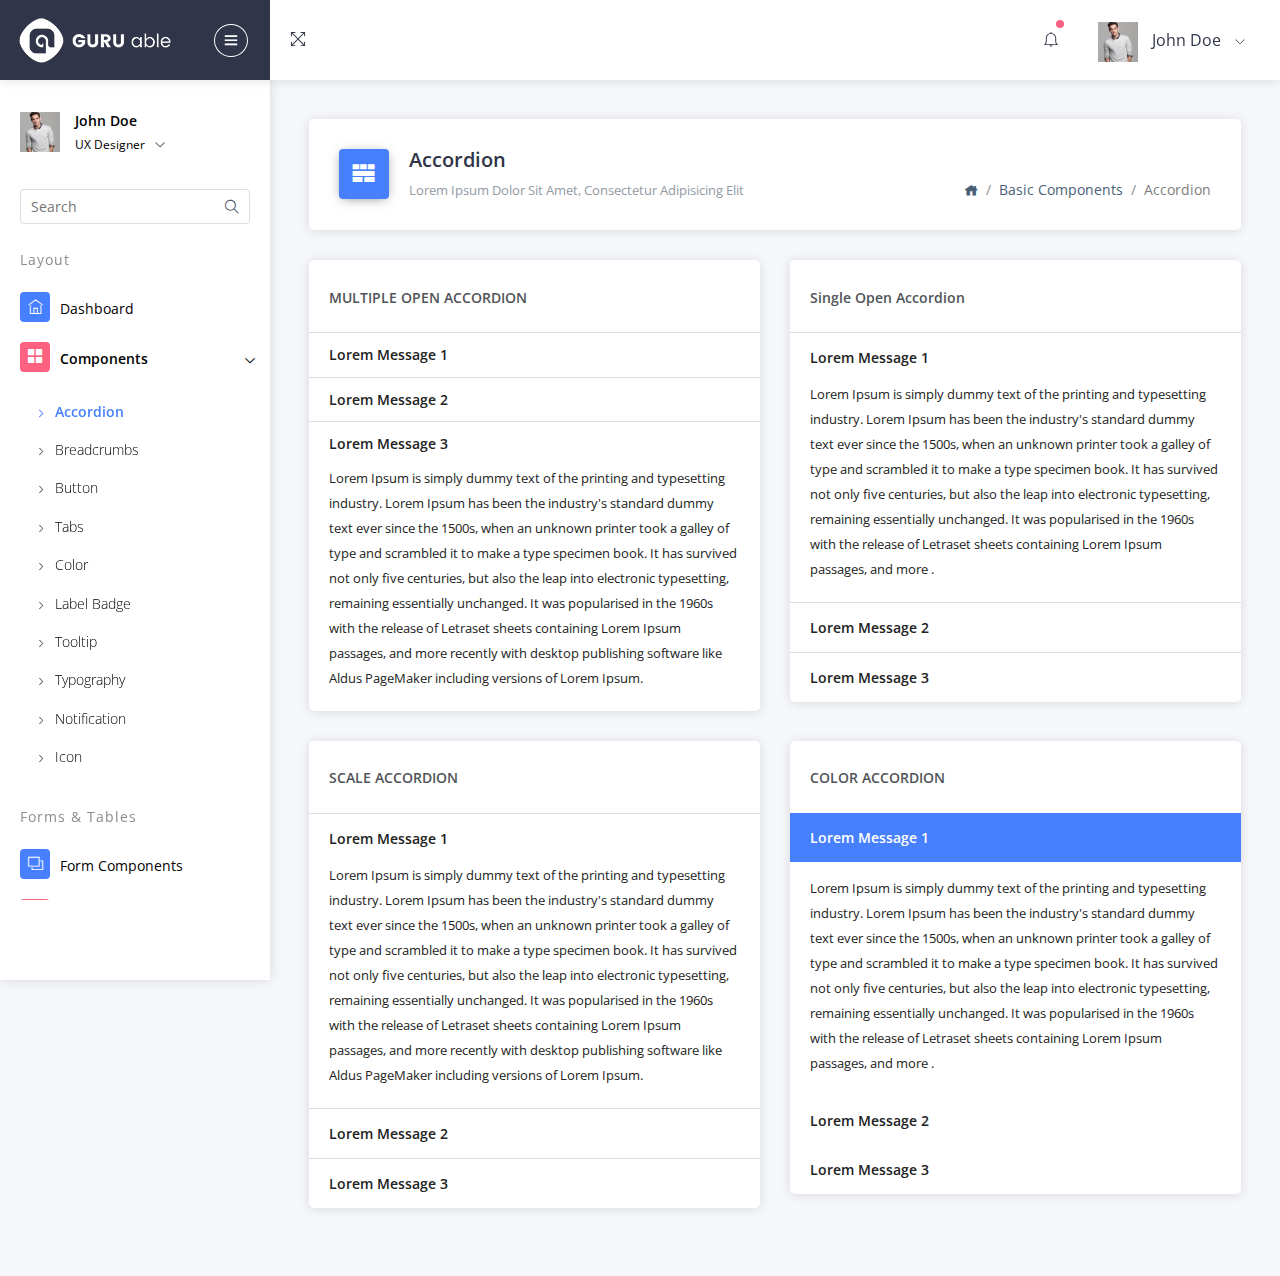
<file: accordion.html>
<!DOCTYPE html>
<html lang="en">

<head>
    <title>GURU Able - Free Lite Admin Template </title>
    <!-- HTML5 Shim and Respond.js IE9 support of HTML5 elements and media queries -->
    <!-- WARNING: Respond.js doesn't work if you view the page via file:// -->
    <!--[if lt IE 9]>
    <script src="https://oss.maxcdn.com/libs/html5shiv/3.7.0/html5shiv.js"></script>
    <script src="https://oss.maxcdn.com/libs/respond.js/1.4.2/respond.min.js"></script>
    <![endif]-->
    <!-- Meta -->
    <meta charset="utf-8">
    <meta name="viewport" content="width=device-width, initial-scale=1.0, user-scalable=0, minimal-ui">
    <meta http-equiv="X-UA-Compatible" content="IE=edge"/>
    <meta name="description" content="CodedThemes">
    <meta name="keywords" content=" Admin , Responsive, Landing, Bootstrap, App, Template, Mobile, iOS, Android, apple, creative app">
    <meta name="author" content="CodedThemes">
    <!-- Favicon icon -->
    <link rel="icon" href="assets/images/favicon.ico" type="image/x-icon">
    <!-- Google font-->
    <link href="https://fonts.googleapis.com/css?family=Open+Sans:400,600,800" rel="stylesheet">
    <!-- Required Fremwork -->
    <link rel="stylesheet" type="text/css" href="assets/css/bootstrap/css/bootstrap.min.css">
    <!-- themify-icons line icon -->
    <link rel="stylesheet" type="text/css" href="assets/icon/themify-icons/themify-icons.css">
    <!-- ico font -->
    <link rel="stylesheet" type="text/css" href="assets/icon/icofont/css/icofont.css">
    <!-- Style.css -->
    <link rel="stylesheet" type="text/css" href="assets/css/style.css">
    <link rel="stylesheet" type="text/css" href="assets/css/jquery.mCustomScrollbar.css">
</head>

<body>
    <!-- Pre-loader start -->
    <div class="theme-loader">
        <div class="ball-scale">
            <div class='contain'>
                <div class="ring"><div class="frame"></div></div>
                <div class="ring"><div class="frame"></div></div>
                <div class="ring"><div class="frame"></div></div>
                <div class="ring"><div class="frame"></div></div>
                <div class="ring"><div class="frame"></div></div>
                <div class="ring"><div class="frame"></div></div>
                <div class="ring"><div class="frame"></div></div>
                <div class="ring"><div class="frame"></div></div>
                <div class="ring"><div class="frame"></div></div>
                <div class="ring"><div class="frame"></div></div>
            </div>
        </div>
    </div>

    <div id="pcoded" class="pcoded">
        <div class="pcoded-overlay-box"></div>
        <div class="pcoded-container navbar-wrapper">

            <nav class="navbar header-navbar pcoded-header">
                <div class="navbar-wrapper">

                    <div class="navbar-logo">
                        <a class="mobile-menu" id="mobile-collapse" href="#!">
                            <i class="ti-menu"></i>
                        </a>
                        <a class="mobile-search morphsearch-search" href="#">
                            <i class="ti-search"></i>
                        </a>
                        <a href="index.html">
                            <img class="img-fluid" src="assets/images/logo.png" alt="Theme-Logo" />
                        </a>
                        <a class="mobile-options">
                            <i class="ti-more"></i>
                        </a>
                    </div>

                    <div class="navbar-container container-fluid">
                        <ul class="nav-left">
                            <li>
                                <div class="sidebar_toggle"><a href="javascript:void(0)"><i class="ti-menu"></i></a></div>
                            </li>

                            <li>
                                <a href="#!" onclick="javascript:toggleFullScreen()">
                                    <i class="ti-fullscreen"></i>
                                </a>
                            </li>
                        </ul>
                        <ul class="nav-right">
                            <li class="header-notification">
                                <a href="#!">
                                    <i class="ti-bell"></i>
                                    <span class="badge bg-c-pink"></span>
                                </a>
                                <ul class="show-notification">
                                    <li>
                                        <h6>Notifications</h6>
                                        <label class="label label-danger">New</label>
                                    </li>
                                    <li>
                                        <div class="media">
                                            <img class="d-flex align-self-center" src="assets/images/user.png" alt="Generic placeholder image">
                                            <div class="media-body">
                                                <h5 class="notification-user">John Doe</h5>
                                                <p class="notification-msg">Lorem ipsum dolor sit amet, consectetuer elit.</p>
                                                <span class="notification-time">30 minutes ago</span>
                                            </div>
                                        </div>
                                    </li>
                                    <li>
                                        <div class="media">
                                            <img class="d-flex align-self-center" src="assets/images/user.png" alt="Generic placeholder image">
                                            <div class="media-body">
                                                <h5 class="notification-user">Joseph William</h5>
                                                <p class="notification-msg">Lorem ipsum dolor sit amet, consectetuer elit.</p>
                                                <span class="notification-time">30 minutes ago</span>
                                            </div>
                                        </div>
                                    </li>
                                    <li>
                                        <div class="media">
                                            <img class="d-flex align-self-center" src="assets/images/user.png" alt="Generic placeholder image">
                                            <div class="media-body">
                                                <h5 class="notification-user">Sara Soudein</h5>
                                                <p class="notification-msg">Lorem ipsum dolor sit amet, consectetuer elit.</p>
                                                <span class="notification-time">30 minutes ago</span>
                                            </div>
                                        </div>
                                    </li>
                                </ul>
                            </li>
                            <li class="user-profile header-notification">
                                <a href="#!">
                                    <img src="assets/images/avatar-4.jpg" class="img-radius" alt="User-Profile-Image">
                                    <span>John Doe</span>
                                    <i class="ti-angle-down"></i>
                                </a>
                                <ul class="show-notification profile-notification">
                                    <li>
                                        <a href="#!">
                                            <i class="ti-settings"></i> Settings
                                        </a>
                                    </li>
                                    <li>
                                        <a href="#">
                                            <i class="ti-user"></i> Profile
                                        </a>
                                    </li>
                                    <li>
                                        <a href="#">
                                            <i class="ti-email"></i> My Messages
                                        </a>
                                    </li>
                                    <li>
                                        <a href="#">
                                            <i class="ti-lock"></i> Lock Screen
                                        </a>
                                    </li>
                                    <li>
                                        <a href="auth-normal-sign-in.html">
                                            <i class="ti-layout-sidebar-left"></i> Logout
                                        </a>
                                    </li>
                                </ul>
                            </li>
                        </ul>

                    </div>
                </div>
            </nav>
            <div class="pcoded-main-container">
                <div class="pcoded-wrapper">
                    <nav class="pcoded-navbar">
                        <div class="sidebar_toggle"><a href="#"><i class="icon-close icons"></i></a></div>
                        <div class="pcoded-inner-navbar main-menu">
                            <div class="">
                                <div class="main-menu-header">
                                    <img class="img-40 img-radius" src="assets/images/avatar-4.jpg" alt="User-Profile-Image">
                                    <div class="user-details">
                                        <span>John Doe</span>
                                        <span id="more-details">UX Designer<i class="ti-angle-down"></i></span>
                                    </div>
                                </div>

                                <div class="main-menu-content">
                                    <ul>
                                        <li class="more-details">
                                            <a href="#"><i class="ti-user"></i>View Profile</a>
                                            <a href="#!"><i class="ti-settings"></i>Settings</a>
                                            <a href="auth-normal-sign-in.html"><i class="ti-layout-sidebar-left"></i>Logout</a>
                                        </li>
                                    </ul>
                                </div>
                            </div>
                            <div class="pcoded-search">
                                <span class="searchbar-toggle">  </span>
                                <div class="pcoded-search-box ">
                                    <input type="text" placeholder="Search">
                                    <span class="search-icon"><i class="ti-search" aria-hidden="true"></i></span>
                                </div>
                            </div>
                            <div class="pcoded-navigatio-lavel" data-i18n="nav.category.navigation">Layout</div>
                            <ul class="pcoded-item pcoded-left-item">
                                <li class="">
                                    <a href="index.html">
                                        <span class="pcoded-micon"><i class="ti-home"></i><b>D</b></span>
                                        <span class="pcoded-mtext" data-i18n="nav.dash.main">Dashboard</span>
                                        <span class="pcoded-mcaret"></span>
                                    </a>
                                </li>
                                <li class="pcoded-hasmenu active pcoded-trigger">
                                    <a href="javascript:void(0)">
                                        <span class="pcoded-micon"><i class="ti-layout-grid2-alt"></i></span>
                                        <span class="pcoded-mtext"  data-i18n="nav.basic-components.main">Components</span>
                                        <span class="pcoded-mcaret"></span>
                                    </a>
                                    <ul class="pcoded-submenu">
                                        <li class="active">
                                            <a href="accordion.html">
                                                <span class="pcoded-micon"><i class="ti-angle-right"></i></span>
                                                <span class="pcoded-mtext" data-i18n="nav.basic-components.alert">Accordion</span>
                                                <span class="pcoded-mcaret"></span>
                                            </a>
                                        </li>
                                        <li class=" ">
                                            <a href="breadcrumb.html">
                                                <span class="pcoded-micon"><i class="ti-angle-right"></i></span>
                                                <span class="pcoded-mtext" data-i18n="nav.basic-components.breadcrumbs">Breadcrumbs</span>
                                                <span class="pcoded-mcaret"></span>
                                            </a>
                                        </li>
                                        <li class=" ">
                                            <a href="button.html">
                                                <span class="pcoded-micon"><i class="ti-angle-right"></i></span>
                                                <span class="pcoded-mtext" data-i18n="nav.basic-components.alert">Button</span>
                                                <span class="pcoded-mcaret"></span>
                                            </a>
                                        </li>
                                        <li class=" ">
                                            <a href="tabs.html">
                                                <span class="pcoded-micon"><i class="ti-angle-right"></i></span>
                                                <span class="pcoded-mtext" data-i18n="nav.basic-components.breadcrumbs">Tabs</span>
                                                <span class="pcoded-mcaret"></span>
                                            </a>
                                        </li>
                                        <li class=" ">
                                            <a href="color.html">
                                                <span class="pcoded-micon"><i class="ti-angle-right"></i></span>
                                                <span class="pcoded-mtext" data-i18n="nav.basic-components.alert">Color</span>
                                                <span class="pcoded-mcaret"></span>
                                            </a>
                                        </li>
                                        <li class=" ">
                                            <a href="label-badge.html">
                                                <span class="pcoded-micon"><i class="ti-angle-right"></i></span>
                                                <span class="pcoded-mtext" data-i18n="nav.basic-components.breadcrumbs">Label Badge</span>
                                                <span class="pcoded-mcaret"></span>
                                            </a>
                                        </li>
                                        <li class=" ">
                                            <a href="tooltip.html">
                                                <span class="pcoded-micon"><i class="ti-angle-right"></i></span>
                                                <span class="pcoded-mtext" data-i18n="nav.basic-components.alert">Tooltip</span>
                                                <span class="pcoded-mcaret"></span>
                                            </a>
                                        </li>
                                        <li class=" ">
                                            <a href="typography.html">
                                                <span class="pcoded-micon"><i class="ti-angle-right"></i></span>
                                                <span class="pcoded-mtext" data-i18n="nav.basic-components.breadcrumbs">Typography</span>
                                                <span class="pcoded-mcaret"></span>
                                            </a>
                                        </li>
                                        <li class=" ">
                                            <a href="notification.html">
                                                <span class="pcoded-micon"><i class="ti-angle-right"></i></span>
                                                <span class="pcoded-mtext" data-i18n="nav.basic-components.alert">Notification</span>
                                                <span class="pcoded-mcaret"></span>
                                            </a>
                                        </li>
                                        <li class=" ">
                                            <a href="icon-themify.html">
                                                <span class="pcoded-micon"><i class="ti-angle-right"></i></span>
                                                <span class="pcoded-mtext" data-i18n="nav.basic-components.breadcrumbs">Icon</span>
                                                <span class="pcoded-mcaret"></span>
                                            </a>
                                        </li>

                                    </ul>
                                </li>
                            </ul>
                            <div class="pcoded-navigatio-lavel" data-i18n="nav.category.forms">Forms &amp; Tables</div>
                            <ul class="pcoded-item pcoded-left-item">
                                <li>
                                    <a href="form-elements-component.html">
                                        <span class="pcoded-micon"><i class="ti-layers"></i><b>FC</b></span>
                                        <span class="pcoded-mtext" data-i18n="nav.form-components.main">Form Components</span>
                                        <span class="pcoded-mcaret"></span>
                                    </a>
                                </li>
                                <li>
                                    <a href="bs-basic-table.html">
                                        <span class="pcoded-micon"><i class="ti-layers"></i><b>FC</b></span>
                                        <span class="pcoded-mtext" data-i18n="nav.form-components.main">Basic Table</span>
                                        <span class="pcoded-mcaret"></span>
                                    </a>
                                </li>
                                
                            </ul>

                            <div class="pcoded-navigatio-lavel" data-i18n="nav.category.forms">Chart &amp; Maps</div>
                            <ul class="pcoded-item pcoded-left-item">
                                <li>
                                    <a href="chart.html">
                                        <span class="pcoded-micon"><i class="ti-layers"></i><b>FC</b></span>
                                        <span class="pcoded-mtext" data-i18n="nav.form-components.main">Chart</span>
                                        <span class="pcoded-mcaret"></span>
                                    </a>
                                </li>
                                <li>
                                    <a href="map-google.html">
                                        <span class="pcoded-micon"><i class="ti-layers"></i><b>FC</b></span>
                                        <span class="pcoded-mtext" data-i18n="nav.form-components.main">Maps</span>
                                        <span class="pcoded-mcaret"></span>
                                    </a>
                                </li>
                                <li class="pcoded-hasmenu">
                                    <a href="javascript:void(0)">
                                        <span class="pcoded-micon"><i class="ti-layout-grid2-alt"></i></span>
                                        <span class="pcoded-mtext"  data-i18n="nav.basic-components.main">Pages</span>
                                        <span class="pcoded-mcaret"></span>
                                    </a>
                                    <ul class="pcoded-submenu">
                                        <li class=" ">
                                            <a href="auth-normal-sign-in.html">
                                                <span class="pcoded-micon"><i class="ti-angle-right"></i></span>
                                                <span class="pcoded-mtext" data-i18n="nav.basic-components.alert">Login</span>
                                                <span class="pcoded-mcaret"></span>
                                            </a>
                                        </li>
                                        <li class=" ">
                                            <a href="auth-sign-up.html">
                                                <span class="pcoded-micon"><i class="ti-angle-right"></i></span>
                                                <span class="pcoded-mtext" data-i18n="nav.basic-components.breadcrumbs">Register</span>
                                                <span class="pcoded-mcaret"></span>
                                            </a>
                                        </li>
                                        <li class=" ">
                                            <a href="sample-page.html">
                                                <span class="pcoded-micon"><i class="ti-angle-right"></i></span>
                                                <span class="pcoded-mtext" data-i18n="nav.basic-components.breadcrumbs">Sample Page</span>
                                                <span class="pcoded-mcaret"></span>
                                            </a>
                                        </li>
                                    </ul>
                                </li>
                                
                            </ul>

                            <div class="pcoded-navigatio-lavel" data-i18n="nav.category.other">Other</div>
                            <ul class="pcoded-item pcoded-left-item">
                                <li class="pcoded-hasmenu ">
                                    <a href="javascript:void(0)">
                                        <span class="pcoded-micon"><i class="ti-direction-alt"></i><b>M</b></span>
                                        <span class="pcoded-mtext" data-i18n="nav.menu-levels.main">Menu Levels</span>
                                        <span class="pcoded-mcaret"></span>
                                    </a>
                                    <ul class="pcoded-submenu">
                                        <li class="">
                                            <a href="javascript:void(0)">
                                                <span class="pcoded-micon"><i class="ti-angle-right"></i></span>
                                                <span class="pcoded-mtext" data-i18n="nav.menu-levels.menu-level-21">Menu Level 2.1</span>
                                                <span class="pcoded-mcaret"></span>
                                            </a>
                                        </li>
                                        <li class="pcoded-hasmenu ">
                                            <a href="javascript:void(0)">
                                                <span class="pcoded-micon"><i class="ti-direction-alt"></i></span>
                                                <span class="pcoded-mtext" data-i18n="nav.menu-levels.menu-level-22.main">Menu Level 2.2</span>
                                                <span class="pcoded-mcaret"></span>
                                            </a>
                                            <ul class="pcoded-submenu">
                                                <li class="">
                                                    <a href="javascript:void(0)">
                                                        <span class="pcoded-micon"><i class="ti-angle-right"></i></span>
                                                        <span class="pcoded-mtext" data-i18n="nav.menu-levels.menu-level-22.menu-level-31">Menu Level 3.1</span>
                                                        <span class="pcoded-mcaret"></span>
                                                    </a>
                                                </li>
                                            </ul>
                                        </li>
                                        <li class="">
                                            <a href="javascript:void(0)">
                                                <span class="pcoded-micon"><i class="ti-angle-right"></i></span>
                                                <span class="pcoded-mtext" data-i18n="nav.menu-levels.menu-level-23">Menu Level 2.3</span>
                                                <span class="pcoded-mcaret"></span>
                                            </a>
                                        </li>

                                    </ul>
                                </li>
                            </ul>
                        </div>
                    </nav>
                    <div class="pcoded-content">
                        <div class="pcoded-inner-content">
                            <div class="main-body">
                                <div class="page-wrapper">
                                    <!-- Page-header start -->
                                    <div class="page-header card">
                                        <div class="row align-items-end">
                                            <div class="col-lg-8">
                                                <div class="page-header-title">
                                                    <i class="icofont icofont-layout bg-c-blue"></i>
                                                    <div class="d-inline">
                                                        <h4>Accordion</h4>
                                                        <span>lorem ipsum dolor sit amet, consectetur adipisicing elit</span>
                                                    </div>
                                                </div>
                                            </div>
                                            <div class="col-lg-4">
                                                <div class="page-header-breadcrumb">
                                                    <ul class="breadcrumb-title">
                                                        <li class="breadcrumb-item">
                                                            <a href="index.html">
                                                                <i class="icofont icofont-home"></i>
                                                            </a>
                                                        </li>
                                                        <li class="breadcrumb-item"><a href="#!">Basic Components</a>
                                                        </li>
                                                        <li class="breadcrumb-item"><a href="#!">Accordion</a>
                                                        </li>
                                                    </ul>
                                                </div>
                                            </div>
                                        </div>
                                    </div>
                                    <!-- Page-header end -->

                                    <!-- Page-body start -->
                                    <div class="page-body">
                                        <!-- Row start -->
                                        <div class="row">
                                            <!-- Multiple Open Accordion start -->
                                            <div class="col-lg-6">
                                                <div class="card">
                                                    <div class="card-header">
                                                        <h5 class="card-header-text">MULTIPLE OPEN ACCORDION</h5>
                                                    </div>
                                                    <div class="card-block accordion-block">
                                                        <div id="accordion" role="tablist" aria-multiselectable="true">
                                                            <div class="accordion-panel">
                                                                <div class="accordion-heading" role="tab" id="headingOne">
                                                                    <h3 class="card-title accordion-title">
                                                                        <a class="accordion-msg" data-toggle="collapse"
                                                                        data-parent="#accordion" href="#collapseOne"
                                                                        aria-expanded="true" aria-controls="collapseOne">
                                                                        Lorem Message 1
                                                                    </a>
                                                                </h3>
                                                            </div>
                                                            <div id="collapseOne" class="panel-collapse collapse in"
                                                            role="tabpanel" aria-labelledby="headingOne">
                                                            <div class="accordion-content accordion-desc">
                                                                <p>
                                                                    Lorem Ipsum is simply dummy text of the printing
                                                                    and typesetting industry. Lorem Ipsum has been
                                                                    the industry's standard dummy text ever since
                                                                    the 1500s, when an unknown printer took a galley
                                                                    of type and scrambled it to make a type specimen
                                                                    book. It has survived not only five centuries,
                                                                    but also the leap into electronic typesetting,
                                                                    remaining essentially unchanged. It was
                                                                    popularised in the 1960s with the release of
                                                                    Letraset sheets containing Lorem Ipsum passages,
                                                                    and more recently with desktop publishing
                                                                    software like Aldus PageMaker including versions
                                                                    of Lorem Ipsum.
                                                                </p>
                                                            </div>
                                                        </div>
                                                    </div>
                                                    <div class="accordion-panel">
                                                        <div class="accordion-heading" role="tab" id="headingTwo">
                                                            <h3 class="card-title accordion-title">
                                                                <a class="accordion-msg" data-toggle="collapse"
                                                                data-parent="#accordion" href="#collapseTwo"
                                                                aria-expanded="false"
                                                                aria-controls="collapseTwo">
                                                                Lorem Message 2
                                                            </a>
                                                        </h3>
                                                    </div>
                                                    <div id="collapseTwo" class="panel-collapse collapse"
                                                    role="tabpanel" aria-labelledby="headingTwo">
                                                    <div class="accordion-content accordion-desc">
                                                        <p>
                                                            Lorem Ipsum is simply dummy text of the printing
                                                            and typesetting industry. Lorem Ipsum has been
                                                            the industry's standard dummy text ever since
                                                            the 1500s, when an unknown printer took a galley
                                                            of type and scrambled it to make a type specimen
                                                            book. It has survived not only five centuries,
                                                            but also the leap into electronic typesetting,
                                                            remaining essentially unchanged. It was
                                                            popularised in the 1960s with the release of
                                                            Letraset sheets containing Lorem Ipsum passages,
                                                            and more recently with desktop publishing
                                                            software like Aldus PageMaker including versions
                                                            of Lorem Ipsum.
                                                        </p>
                                                    </div>
                                                </div>
                                            </div>
                                            <div class="accordion-panel">
                                                <div class=" accordion-heading" role="tab"
                                                id="headingThree">
                                                <h3 class="card-title accordion-title">
                                                    <a class="accordion-msg" data-toggle="collapse"
                                                    data-parent="#accordion" href="#collapseThree"
                                                    aria-expanded="false"
                                                    aria-controls="collapseThree">
                                                    Lorem Message 3
                                                </a>
                                            </h3>
                                        </div>
                                        <div id="collapseThree" class="panel-collapse collapse show"
                                        role="tabpanel" aria-labelledby="headingThree">
                                        <div class="accordion-content accordion-desc">
                                            <p>
                                                Lorem Ipsum is simply dummy text of the printing
                                                and typesetting industry. Lorem Ipsum has been
                                                the industry's standard dummy text ever since
                                                the 1500s, when an unknown printer took a galley
                                                of type and scrambled it to make a type specimen
                                                book. It has survived not only five centuries,
                                                but also the leap into electronic typesetting,
                                                remaining essentially unchanged. It was
                                                popularised in the 1960s with the release of
                                                Letraset sheets containing Lorem Ipsum passages,
                                                and more recently with desktop publishing
                                                software like Aldus PageMaker including versions
                                                of Lorem Ipsum.
                                            </p>
                                        </div>
                                    </div>
                                </div>
                            </div>
                        </div>
                    </div>
                </div>
                <!-- Multiple Open Accordion ends -->
                <!-- Single Open Accordion start -->
                <div class="col-lg-6">
                    <div class="card">
                        <div class="card-header">
                            <h5 class="card-header-text">Single Open Accordion</h5>
                        </div>
                        <div class="card-block accordion-block">
                            <div class="accordion-box" id="single-open">
                                <a class="accordion-msg">Lorem Message 1</a>
                                <div class="accordion-desc">
                                    <p>
                                        Lorem Ipsum is simply dummy text of the printing and
                                        typesetting industry. Lorem Ipsum has been the
                                        industry's standard dummy text ever since the 1500s,
                                        when an unknown printer took a galley of type and
                                        scrambled it to make a type specimen book. It has
                                        survived not only five centuries, but also the leap into
                                        electronic typesetting, remaining essentially unchanged.
                                        It was popularised in the 1960s with the release of
                                        Letraset sheets containing Lorem Ipsum passages, and
                                        more .
                                    </p>
                                </div>
                                <a class="accordion-msg">Lorem Message 2</a>
                                <div class="accordion-desc">
                                    <p>
                                        Lorem Ipsum is simply dummy text of the printing and
                                        typesetting industry. Lorem Ipsum has been the
                                        industry's standard dummy text ever since the 1500s,
                                        when an unknown printer took a galley of type and
                                        scrambled it to make a type specimen book. It has
                                        survived not only five centuries, but also the leap into
                                        electronic typesetting, remaining essentially unchanged.
                                        It was popularised in the 1960s with the release of
                                        Letraset sheets containing Lorem Ipsum passages, and
                                        more .
                                    </p>
                                </div>
                                <a class="accordion-msg">Lorem Message 3</a>
                                <div class="accordion-desc">
                                    <p>
                                        Lorem Ipsum is simply dummy text of the printing and
                                        typesetting industry. Lorem Ipsum has been the
                                        industry's standard dummy text ever since the 1500s,
                                        when an unknown printer took a galley of type and
                                        scrambled it to make a type specimen book. It has
                                        survived not only five centuries, but also the leap into
                                        electronic typesetting, remaining essentially unchanged.
                                        It was popularised in the 1960s with the release of
                                        Letraset sheets containing Lorem Ipsum passages, and
                                        more .
                                    </p>
                                </div>
                            </div>
                        </div>
                    </div>
                </div>
                <!-- Single Open Accordion ends -->
            </div>
            <!-- Row end -->
            <!-- Row start -->
            <div class="row">
                <!-- Scale Open Accordion start -->
                <div class="col-lg-6">
                    <div class="card">
                        <div class="card-header">
                            <h5 class="card-header-text">SCALE ACCORDION</h5>
                        </div>
                        <div class="card-block accordion-block">
                            <div class="accordion-box" id="sclae-accordion">
                                <a class="accordion-msg">Lorem Message 1</a>
                                <div class="accordion-desc">
                                    <p>
                                        Lorem Ipsum is simply dummy text of the printing and
                                        typesetting industry. Lorem Ipsum has been the
                                        industry's standard dummy text ever since the 1500s,
                                        when an unknown printer took a galley of type and
                                        scrambled it to make a type specimen book. It has
                                        survived not only five centuries, but also the leap into
                                        electronic typesetting, remaining essentially unchanged.
                                        It was popularised in the 1960s with the release of
                                        Letraset sheets containing Lorem Ipsum passages, and
                                        more recently with desktop publishing software like
                                        Aldus PageMaker including versions of Lorem Ipsum.
                                    </p>
                                </div>
                                <a class="accordion-msg">Lorem Message 2</a>
                                <div class="accordion-desc">
                                    <p>
                                        Lorem Ipsum is simply dummy text of the printing and
                                        typesetting industry. Lorem Ipsum has been the
                                        industry's standard dummy text ever since the 1500s,
                                        when an unknown printer took a galley of type and
                                        scrambled it to make a type specimen book. It has
                                        survived not only five centuries, but also the leap into
                                        electronic typesetting, remaining essentially unchanged.
                                        It was popularised in the 1960s with the release of
                                        Letraset sheets containing Lorem Ipsum passages, and
                                        more recently with desktop publishing software like
                                        Aldus PageMaker including versions of Lorem Ipsum.
                                    </p>
                                </div>
                                <a class="accordion-msg">Lorem Message 3</a>
                                <div class="accordion-desc">
                                    <p>
                                        Lorem Ipsum is simply dummy text of the printing and
                                        typesetting industry. Lorem Ipsum has been the
                                        industry's standard dummy text ever since the 1500s,
                                        when an unknown printer took a galley of type and
                                        scrambled it to make a type specimen book. It has
                                        survived not only five centuries, but also the leap into
                                        electronic typesetting, remaining essentially unchanged.
                                        It was popularised in the 1960s with the release of
                                        Letraset sheets containing Lorem Ipsum passages, and
                                        more recently with desktop publishing software like
                                        Aldus PageMaker including versions of Lorem Ipsum.
                                    </p>
                                </div>
                            </div>
                        </div>
                    </div>
                </div>
                <!-- Scale Open Accordion ends -->
                <!-- Color Open Accordion start -->
                <div class="col-lg-6">
                    <div class="card">
                        <div class="card-header">
                            <h5 class="card-header-text">COLOR ACCORDION</h5>
                        </div>
                        <div class="card-block accordion-block color-accordion-block">
                            <div class="color-accordion" id="color-accordion">
                                <a class="accordion-msg b-none">Lorem Message 1</a>
                                <div class="accordion-desc">
                                    <p>
                                        Lorem Ipsum is simply dummy text of the printing and
                                        typesetting industry. Lorem Ipsum has been the
                                        industry's standard dummy text ever since the 1500s,
                                        when an unknown printer took a galley of type and
                                        scrambled it to make a type specimen book. It has
                                        survived not only five centuries, but also the leap into
                                        electronic typesetting, remaining essentially unchanged.
                                        It was popularised in the 1960s with the release of
                                        Letraset sheets containing Lorem Ipsum passages, and
                                        more .
                                    </p>
                                </div>
                                <a class="accordion-msg bg-dark-primary b-none">Lorem Message
                                    2</a>
                                    <div class="accordion-desc">
                                        <p>
                                            Lorem Ipsum is simply dummy text of the printing and
                                            typesetting industry. Lorem Ipsum has been the
                                            industry's standard dummy text ever since the 1500s,
                                            when an unknown printer took a galley of type and
                                            scrambled it to make a type specimen book. It has
                                            survived not only five centuries, but also the leap into
                                            electronic typesetting, remaining essentially unchanged.
                                            It was popularised in the 1960s with the release of
                                            Letraset sheets containing Lorem Ipsum passages, and
                                            more .
                                        </p>
                                    </div>
                                    <a class="accordion-msg bg-darkest-primary b-none">Lorem Message
                                        3</a>
                                        <div class="accordion-desc">
                                            <p>
                                                Lorem Ipsum is simply dummy text of the printing and
                                                typesetting industry. Lorem Ipsum has been the
                                                industry's standard dummy text ever since the 1500s,
                                                when an unknown printer took a galley of type and
                                                scrambled it to make a type specimen book. It has
                                                survived not only five centuries, but also the leap into
                                                electronic typesetting, remaining essentially unchanged.
                                                It was popularised in the 1960s with the release of
                                                Letraset sheets containing Lorem Ipsum passages, and
                                                more .
                                            </p>
                                        </div>
                                    </div>
                                </div>
                            </div>
                        </div>
                        <!-- Color Open Accordion ends -->
                    </div>
                    <!-- Row end -->
                </div>
                <!-- Page-body end -->
            </div>
        </div>

    </div>
</div>
</div>
</div>
</div>
</div>
<div class="fixed-button">
	<a href="https://codedthemes.com/item/guru-able-admin-template/" target="_blank" class="btn btn-md btn-primary">
	  <i class="fa fa-shopping-cart" aria-hidden="true"></i> Upgrade To Pro
	</a>
</div>

<!-- Main-body end -->
<!-- Warning Section Starts -->
<!-- Older IE warning message -->
<!--[if lt IE 9]>
<div class="ie-warning">
    <h1>Warning!!</h1>
    <p>You are using an outdated version of Internet Explorer, please upgrade <br/>to any of the following web browsers
        to access this website.</p>
    <div class="iew-container">
        <ul class="iew-download">
            <li>
                <a href="http://www.google.com/chrome/">
                    <img src="assets/images/browser/chrome.png" alt="Chrome">
                    <div>Chrome</div>
                </a>
            </li>
            <li>
                <a href="https://www.mozilla.org/en-US/firefox/new/">
                    <img src="assets/images/browser/firefox.png" alt="Firefox">
                    <div>Firefox</div>
                </a>
            </li>
            <li>
                <a href="http://www.opera.com">
                    <img src="assets/images/browser/opera.png" alt="Opera">
                    <div>Opera</div>
                </a>
            </li>
            <li>
                <a href="https://www.apple.com/safari/">
                    <img src="assets/images/browser/safari.png" alt="Safari">
                    <div>Safari</div>
                </a>
            </li>
            <li>
                <a href="http://windows.microsoft.com/en-us/internet-explorer/download-ie">
                    <img src="assets/images/browser/ie.png" alt="">
                    <div>IE (9 & above)</div>
                </a>
            </li>
        </ul>
    </div>
    <p>Sorry for the inconvenience!</p>
</div>
<![endif]-->
<!-- Warning Section Ends -->
<!-- Warning Section Starts -->
<!-- Older IE warning message -->
<!--[if lt IE 9]>
<div class="ie-warning">
    <h1>Warning!!</h1>
    <p>You are using an outdated version of Internet Explorer, please upgrade <br/>to any of the following web browsers
        to access this website.</p>
    <div class="iew-container">
        <ul class="iew-download">
            <li>
                <a href="http://www.google.com/chrome/">
                    <img src="assets/images/browser/chrome.png" alt="Chrome">
                    <div>Chrome</div>
                </a>
            </li>
            <li>
                <a href="https://www.mozilla.org/en-US/firefox/new/">
                    <img src="assets/images/browser/firefox.png" alt="Firefox">
                    <div>Firefox</div>
                </a>
            </li>
            <li>
                <a href="http://www.opera.com">
                    <img src="assets/images/browser/opera.png" alt="Opera">
                    <div>Opera</div>
                </a>
            </li>
            <li>
                <a href="https://www.apple.com/safari/">
                    <img src="assets/images/browser/safari.png" alt="Safari">
                    <div>Safari</div>
                </a>
            </li>
            <li>
                <a href="http://windows.microsoft.com/en-us/internet-explorer/download-ie">
                    <img src="assets/images/browser/ie.png" alt="">
                    <div>IE (9 & above)</div>
                </a>
            </li>
        </ul>
    </div>
    <p>Sorry for the inconvenience!</p>
</div>
<![endif]-->
<!-- Warning Section Ends -->
<!-- Required Jquery -->
<script type="text/javascript" src="assets/js/jquery/jquery.min.js"></script>
<script type="text/javascript" src="assets/js/jquery-ui/jquery-ui.min.js"></script>
<script type="text/javascript" src="assets/js/popper.js/popper.min.js"></script>
<script type="text/javascript" src="assets/js/bootstrap/js/bootstrap.min.js"></script>
<!-- jquery slimscroll js -->
<script type="text/javascript" src="assets/js/jquery-slimscroll/jquery.slimscroll.js"></script>
<!-- modernizr js -->
<script type="text/javascript" src="assets/js/modernizr/modernizr.js"></script>
<script type="text/javascript" src="assets/js/modernizr/css-scrollbars.js"></script>
<!-- classie js -->
<script type="text/javascript" src="assets/js/classie/classie.js"></script>
<!-- Accordion js -->
<script type="text/javascript" src="assets/pages/accordion/accordion.js"></script>
<!-- Custom js -->
<script type="text/javascript" src="assets/js/script.js"></script>
<script src="assets/js/pcoded.min.js"></script>
<script src="assets/js/demo-12.js"></script>
<script src="assets/js/jquery.mCustomScrollbar.concat.min.js"></script>
</body>
</html>
</file>
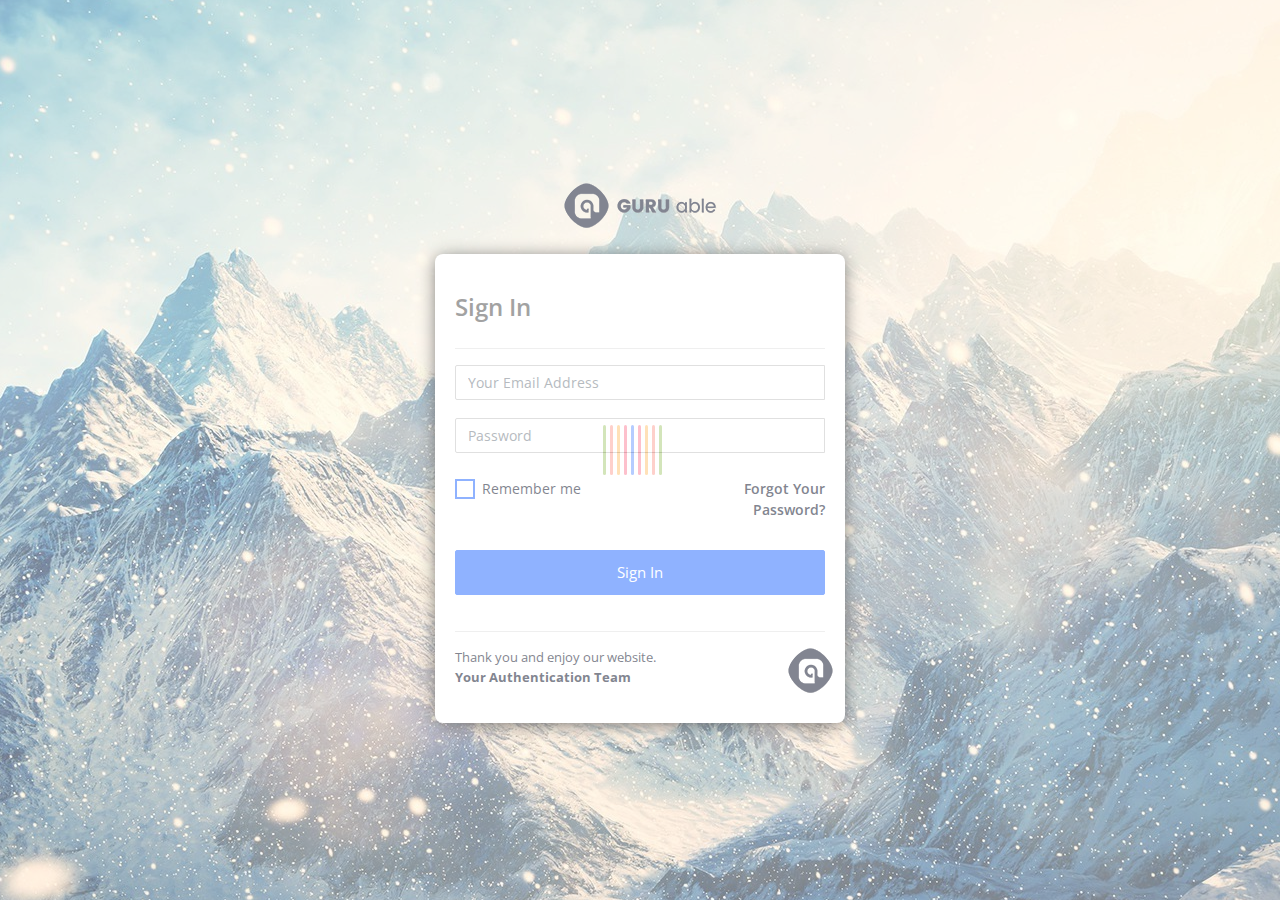
<file: auth-normal-sign-in.html>
<!DOCTYPE html>
<html lang="en">

<head>
    <title>GURU Able - Free Lite Admin Template </title>
    <!-- HTML5 Shim and Respond.js IE9 support of HTML5 elements and media queries -->
    <!-- WARNING: Respond.js doesn't work if you view the page via file:// -->
    <!--[if lt IE 9]>
      <script src="https://oss.maxcdn.com/libs/html5shiv/3.7.0/html5shiv.js"></script>
      <script src="https://oss.maxcdn.com/libs/respond.js/1.4.2/respond.min.js"></script>
      <![endif]-->
    <!-- Meta -->
    <meta charset="utf-8">
    <meta name="viewport" content="width=device-width, initial-scale=1.0, user-scalable=0, minimal-ui">
    <meta http-equiv="X-UA-Compatible" content="IE=edge" />
    <meta name="description" content="CodedThemes">
    <meta name="keywords" content=" Admin , Responsive, Landing, Bootstrap, App, Template, Mobile, iOS, Android, apple, creative app">
    <meta name="author" content="CodedThemes">
    <!-- Favicon icon -->
    <link rel="icon" href="assets/images/favicon.ico" type="image/x-icon">
    <!-- Google font-->
    <link href="https://fonts.googleapis.com/css?family=Open+Sans:400,600,800" rel="stylesheet">
    <!-- Required Fremwork -->
    <link rel="stylesheet" type="text/css" href="assets/css/bootstrap/css/bootstrap.min.css">
    <!-- themify-icons line icon -->
    <link rel="stylesheet" type="text/css" href="assets/icon/themify-icons/themify-icons.css">
    <!-- ico font -->
    <link rel="stylesheet" type="text/css" href="assets/icon/icofont/css/icofont.css">
    <!-- Style.css -->
    <link rel="stylesheet" type="text/css" href="assets/css/style.css">
</head>

<body class="fix-menu">
    <!-- Pre-loader start -->
    <div class="theme-loader">
    <div class="ball-scale">
        <div class='contain'>
            <div class="ring"><div class="frame"></div></div>
            <div class="ring"><div class="frame"></div></div>
            <div class="ring"><div class="frame"></div></div>
            <div class="ring"><div class="frame"></div></div>
            <div class="ring"><div class="frame"></div></div>
            <div class="ring"><div class="frame"></div></div>
            <div class="ring"><div class="frame"></div></div>
            <div class="ring"><div class="frame"></div></div>
            <div class="ring"><div class="frame"></div></div>
            <div class="ring"><div class="frame"></div></div>
        </div>
    </div>
</div>
    <!-- Pre-loader end -->

    <section class="login p-fixed d-flex text-center bg-primary common-img-bg">
        <!-- Container-fluid starts -->
        <div class="container">
            <div class="row">
                <div class="col-sm-12">
                    <!-- Authentication card start -->
                    <div class="login-card card-block auth-body mr-auto ml-auto">
                        <form class="md-float-material">
                            <div class="text-center">
                                <img src="assets/images/auth/logo-dark.png" alt="logo.png">
                            </div>
                            <div class="auth-box">
                                <div class="row m-b-20">
                                    <div class="col-md-12">
                                        <h3 class="text-left txt-primary">Sign In</h3>
                                    </div>
                                </div>
                                <hr/>
                                <div class="input-group">
                                    <input type="email" class="form-control" placeholder="Your Email Address">
                                    <span class="md-line"></span>
                                </div>
                                <div class="input-group">
                                    <input type="password" class="form-control" placeholder="Password">
                                    <span class="md-line"></span>
                                </div>
                                <div class="row m-t-25 text-left">
                                    <div class="col-sm-7 col-xs-12">
                                        <div class="checkbox-fade fade-in-primary">
                                            <label>
                                                <input type="checkbox" value="">
                                                <span class="cr"><i class="cr-icon icofont icofont-ui-check txt-primary"></i></span>
                                                <span class="text-inverse">Remember me</span>
                                            </label>
                                        </div>
                                    </div>
                                    <div class="col-sm-5 col-xs-12 forgot-phone text-right">
                                        <a href="auth-reset-password.html" class="text-right f-w-600 text-inverse"> Forgot Your Password?</a>
                                    </div>
                                </div>
                                <div class="row m-t-30">
                                    <div class="col-md-12">
                                        <button type="button" class="btn btn-primary btn-md btn-block waves-effect text-center m-b-20">Sign in</button>
                                    </div>
                                </div>
                                <hr/>
                                <div class="row">
                                    <div class="col-md-10">
                                        <p class="text-inverse text-left m-b-0">Thank you and enjoy our website.</p>
                                        <p class="text-inverse text-left"><b>Your Authentication Team</b></p>
                                    </div>
                                    <div class="col-md-2">
                                        <img src="assets/images/auth/Logo-small-bottom.png" alt="small-logo.png">
                                    </div>
                                </div>

                            </div>
                        </form>
                        <!-- end of form -->
                    </div>
                    <!-- Authentication card end -->
                </div>
                <!-- end of col-sm-12 -->
            </div>
            <!-- end of row -->
        </div>
        <!-- end of container-fluid -->
    </section>
    <!-- Warning Section Starts -->
    <!-- Older IE warning message -->
    <!--[if lt IE 9]>
<div class="ie-warning">
    <h1>Warning!!</h1>
    <p>You are using an outdated version of Internet Explorer, please upgrade <br/>to any of the following web browsers to access this website.</p>
    <div class="iew-container">
        <ul class="iew-download">
            <li>
                <a href="http://www.google.com/chrome/">
                    <img src="assets/images/browser/chrome.png" alt="Chrome">
                    <div>Chrome</div>
                </a>
            </li>
            <li>
                <a href="https://www.mozilla.org/en-US/firefox/new/">
                    <img src="assets/images/browser/firefox.png" alt="Firefox">
                    <div>Firefox</div>
                </a>
            </li>
            <li>
                <a href="http://www.opera.com">
                    <img src="assets/images/browser/opera.png" alt="Opera">
                    <div>Opera</div>
                </a>
            </li>
            <li>
                <a href="https://www.apple.com/safari/">
                    <img src="assets/images/browser/safari.png" alt="Safari">
                    <div>Safari</div>
                </a>
            </li>
            <li>
                <a href="http://windows.microsoft.com/en-us/internet-explorer/download-ie">
                    <img src="assets/images/browser/ie.png" alt="">
                    <div>IE (9 & above)</div>
                </a>
            </li>
        </ul>
    </div>
    <p>Sorry for the inconvenience!</p>
</div>
<![endif]-->
    <!-- Warning Section Ends -->
    <!-- Required Jquery -->
    <script type="text/javascript" src="assets/js/jquery/jquery.min.js"></script>
    <script type="text/javascript" src="assets/js/jquery-ui/jquery-ui.min.js"></script>
    <script type="text/javascript" src="assets/js/popper.js/popper.min.js"></script>
    <script type="text/javascript" src="assets/js/bootstrap/js/bootstrap.min.js"></script>
    <!-- jquery slimscroll js -->
    <script type="text/javascript" src="assets/js/jquery-slimscroll/jquery.slimscroll.js"></script>
    <!-- modernizr js -->
    <script type="text/javascript" src="assets/js/modernizr/modernizr.js"></script>
    <script type="text/javascript" src="assets/js/modernizr/css-scrollbars.js"></script>
    <script type="text/javascript" src="assets/js/common-pages.js"></script>
</body>

</html>
</file>
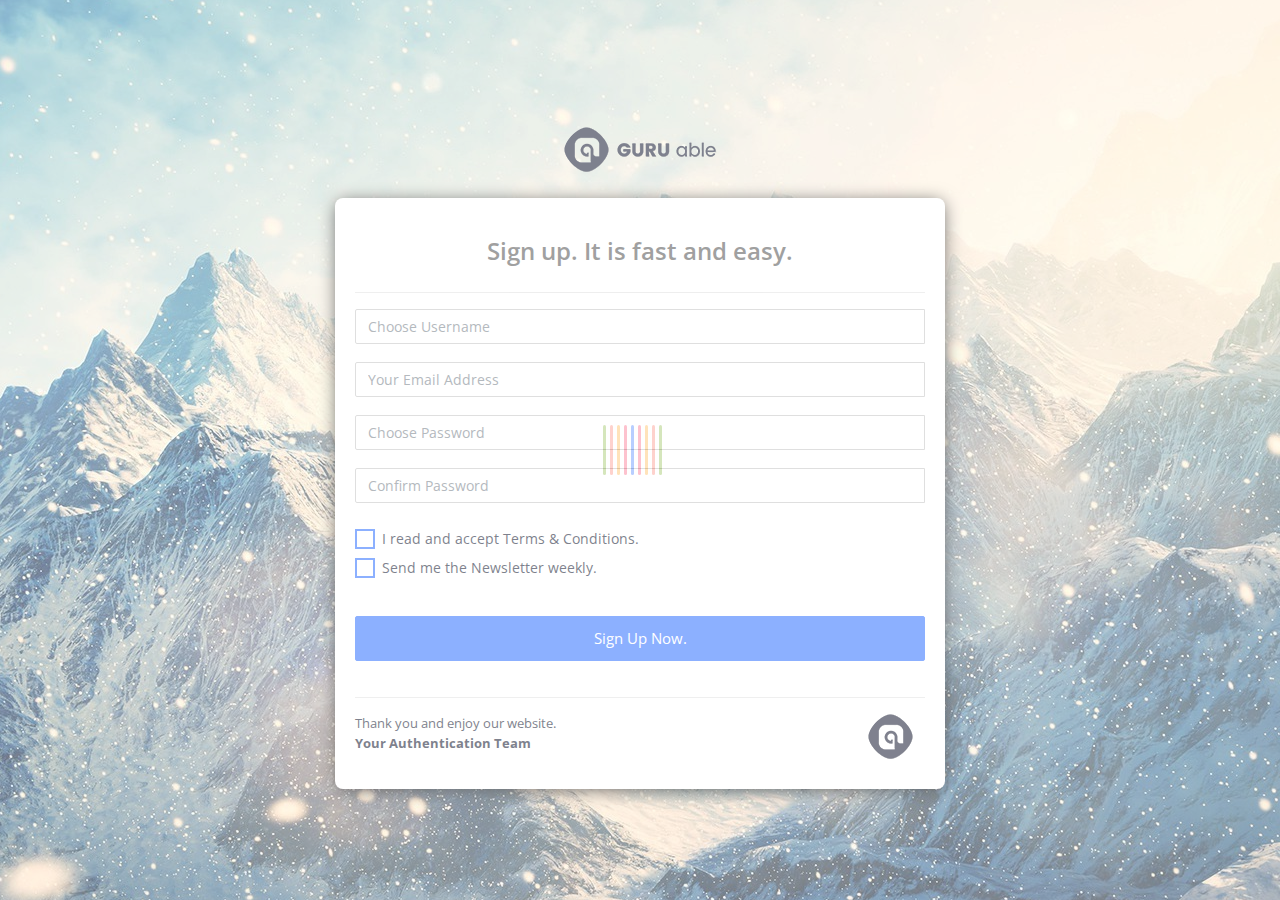
<file: auth-sign-up.html>
<!DOCTYPE html>
<html lang="en">

<head>
    <title>GURU Able - Free Lite Admin Template </title>
    <!-- HTML5 Shim and Respond.js IE9 support of HTML5 elements and media queries -->
    <!-- WARNING: Respond.js doesn't work if you view the page via file:// -->
    <!--[if lt IE 9]>
      <script src="https://oss.maxcdn.com/libs/html5shiv/3.7.0/html5shiv.js"></script>
      <script src="https://oss.maxcdn.com/libs/respond.js/1.4.2/respond.min.js"></script>
      <![endif]-->
    <!-- Meta -->
    <meta charset="utf-8">
    <meta name="viewport" content="width=device-width, initial-scale=1.0, user-scalable=0, minimal-ui">
    <meta http-equiv="X-UA-Compatible" content="IE=edge" />
    <meta name="description" content="CodedThemes">
    <meta name="keywords" content=" Admin , Responsive, Landing, Bootstrap, App, Template, Mobile, iOS, Android, apple, creative app">
    <meta name="author" content="CodedThemes">
    <!-- Favicon icon -->
    <link rel="icon" href="assets/images/favicon.ico" type="image/x-icon">
    <!-- Google font--><link href="https://fonts.googleapis.com/css?family=Open+Sans:400,600,800" rel="stylesheet">
    <!-- Required Fremwork -->
    <link rel="stylesheet" type="text/css" href="assets/css/bootstrap/css/bootstrap.min.css">
    <!-- themify-icons line icon -->
    <link rel="stylesheet" type="text/css" href="assets/icon/themify-icons/themify-icons.css">
    <!-- ico font -->
    <link rel="stylesheet" type="text/css" href="assets/icon/icofont/css/icofont.css">
    <!-- Style.css -->
    <link rel="stylesheet" type="text/css" href="assets/css/style.css">
</head>

<body class="fix-menu">
    <!-- Pre-loader start -->
    <div class="theme-loader">
    <div class="ball-scale">
        <div class='contain'>
            <div class="ring"><div class="frame"></div></div>
            <div class="ring"><div class="frame"></div></div>
            <div class="ring"><div class="frame"></div></div>
            <div class="ring"><div class="frame"></div></div>
            <div class="ring"><div class="frame"></div></div>
            <div class="ring"><div class="frame"></div></div>
            <div class="ring"><div class="frame"></div></div>
            <div class="ring"><div class="frame"></div></div>
            <div class="ring"><div class="frame"></div></div>
            <div class="ring"><div class="frame"></div></div>
        </div>
    </div>
</div>
    <!-- Pre-loader end -->
    <section class="login p-fixed d-flex text-center bg-primary common-img-bg">
        <!-- Container-fluid starts -->
        <div class="container-fluid">
            <div class="row">
                <div class="col-sm-12">
                    <!-- Authentication card start -->
                    <div class="signup-card card-block auth-body mr-auto ml-auto">
                        <form class="md-float-material">
                            <div class="text-center">
                                <img src="assets/images/auth/logo-dark.png" alt="logo.png">
                            </div>
                            <div class="auth-box">
                                <div class="row m-b-20">
                                    <div class="col-md-12">
                                        <h3 class="text-center txt-primary">Sign up. It is fast and easy.</h3>
                                    </div>
                                </div>
                                <hr/>
                                <div class="input-group">
                                    <input type="text" class="form-control" placeholder="Choose Username">
                                    <span class="md-line"></span>
                                </div>
                                <div class="input-group">
                                    <input type="text" class="form-control" placeholder="Your Email Address">
                                    <span class="md-line"></span>
                                </div>
                                <div class="input-group">
                                    <input type="password" class="form-control" placeholder="Choose Password">
                                    <span class="md-line"></span>
                                </div>
                                <div class="input-group">
                                    <input type="password" class="form-control" placeholder="Confirm Password">
                                    <span class="md-line"></span>
                                </div>
                                <div class="row m-t-25 text-left">
                                    <div class="col-md-12">
                                        <div class="checkbox-fade fade-in-primary">
                                            <label>
                                                <input type="checkbox" value="">
                                                <span class="cr"><i class="cr-icon icofont icofont-ui-check txt-primary"></i></span>
                                                <span class="text-inverse">I read and accept <a href="#">Terms &amp; Conditions.</a></span>
                                            </label>
                                        </div>
                                    </div>
                                    <div class="col-md-12">
                                        <div class="checkbox-fade fade-in-primary">
                                            <label>
                                                <input type="checkbox" value="">
                                                <span class="cr"><i class="cr-icon icofont icofont-ui-check txt-primary"></i></span>
                                                <span class="text-inverse">Send me the <a href="#!">Newsletter</a> weekly.</span>
                                            </label>
                                        </div>
                                    </div>
                                </div>
                                <div class="row m-t-30">
                                    <div class="col-md-12">
                                        <button type="button" class="btn btn-primary btn-md btn-block waves-effect text-center m-b-20">Sign up now.</button>
                                    </div>
                                </div>
                                <hr/>
                                <div class="row">
                                    <div class="col-md-10">
                                        <p class="text-inverse text-left m-b-0">Thank you and enjoy our website.</p>
                                        <p class="text-inverse text-left"><b>Your Authentication Team</b></p>
                                    </div>
                                    <div class="col-md-2">
                                        <img src="assets/images/auth/Logo-small-bottom.png" alt="small-logo.png">
                                    </div>
                                </div>
                            </div>
                        </form>
                        <!-- end of form -->
                    </div>
                    <!-- Authentication card end -->
                </div>
                <!-- end of col-sm-12 -->
            </div>
            <!-- end of row -->
        </div>
        <!-- end of container-fluid -->
    </section>
	
    <!-- Warning Section Starts -->
    <!-- Older IE warning message -->
    <!--[if lt IE 9]>
<div class="ie-warning">
    <h1>Warning!!</h1>
    <p>You are using an outdated version of Internet Explorer, please upgrade <br/>to any of the following web browsers to access this website.</p>
    <div class="iew-container">
        <ul class="iew-download">
            <li>
                <a href="http://www.google.com/chrome/">
                    <img src="assets/images/browser/chrome.png" alt="Chrome">
                    <div>Chrome</div>
                </a>
            </li>
            <li>
                <a href="https://www.mozilla.org/en-US/firefox/new/">
                    <img src="assets/images/browser/firefox.png" alt="Firefox">
                    <div>Firefox</div>
                </a>
            </li>
            <li>
                <a href="http://www.opera.com">
                    <img src="assets/images/browser/opera.png" alt="Opera">
                    <div>Opera</div>
                </a>
            </li>
            <li>
                <a href="https://www.apple.com/safari/">
                    <img src="assets/images/browser/safari.png" alt="Safari">
                    <div>Safari</div>
                </a>
            </li>
            <li>
                <a href="http://windows.microsoft.com/en-us/internet-explorer/download-ie">
                    <img src="assets/images/browser/ie.png" alt="">
                    <div>IE (9 & above)</div>
                </a>
            </li>
        </ul>
    </div>
    <p>Sorry for the inconvenience!</p>
</div>
<![endif]-->
    <!-- Warning Section Ends -->
    <!-- Required Jquery -->
    <script type="text/javascript" src="assets/js/jquery/jquery.min.js"></script>
    <script type="text/javascript" src="assets/js/jquery-ui/jquery-ui.min.js"></script>
    <script type="text/javascript" src="assets/js/popper.js/popper.min.js"></script>
    <script type="text/javascript" src="assets/js/bootstrap/js/bootstrap.min.js"></script>
    <!-- jquery slimscroll js -->
    <script type="text/javascript" src="assets/js/jquery-slimscroll/jquery.slimscroll.js"></script>
    <!-- modernizr js -->
    <script type="text/javascript" src="assets/js/modernizr/modernizr.js"></script>
    <script type="text/javascript" src="assets/js/modernizr/css-scrollbars.js"></script>
    <script type="text/javascript" src="assets/js/common-pages.js"></script>
</body>

</html>
</file>
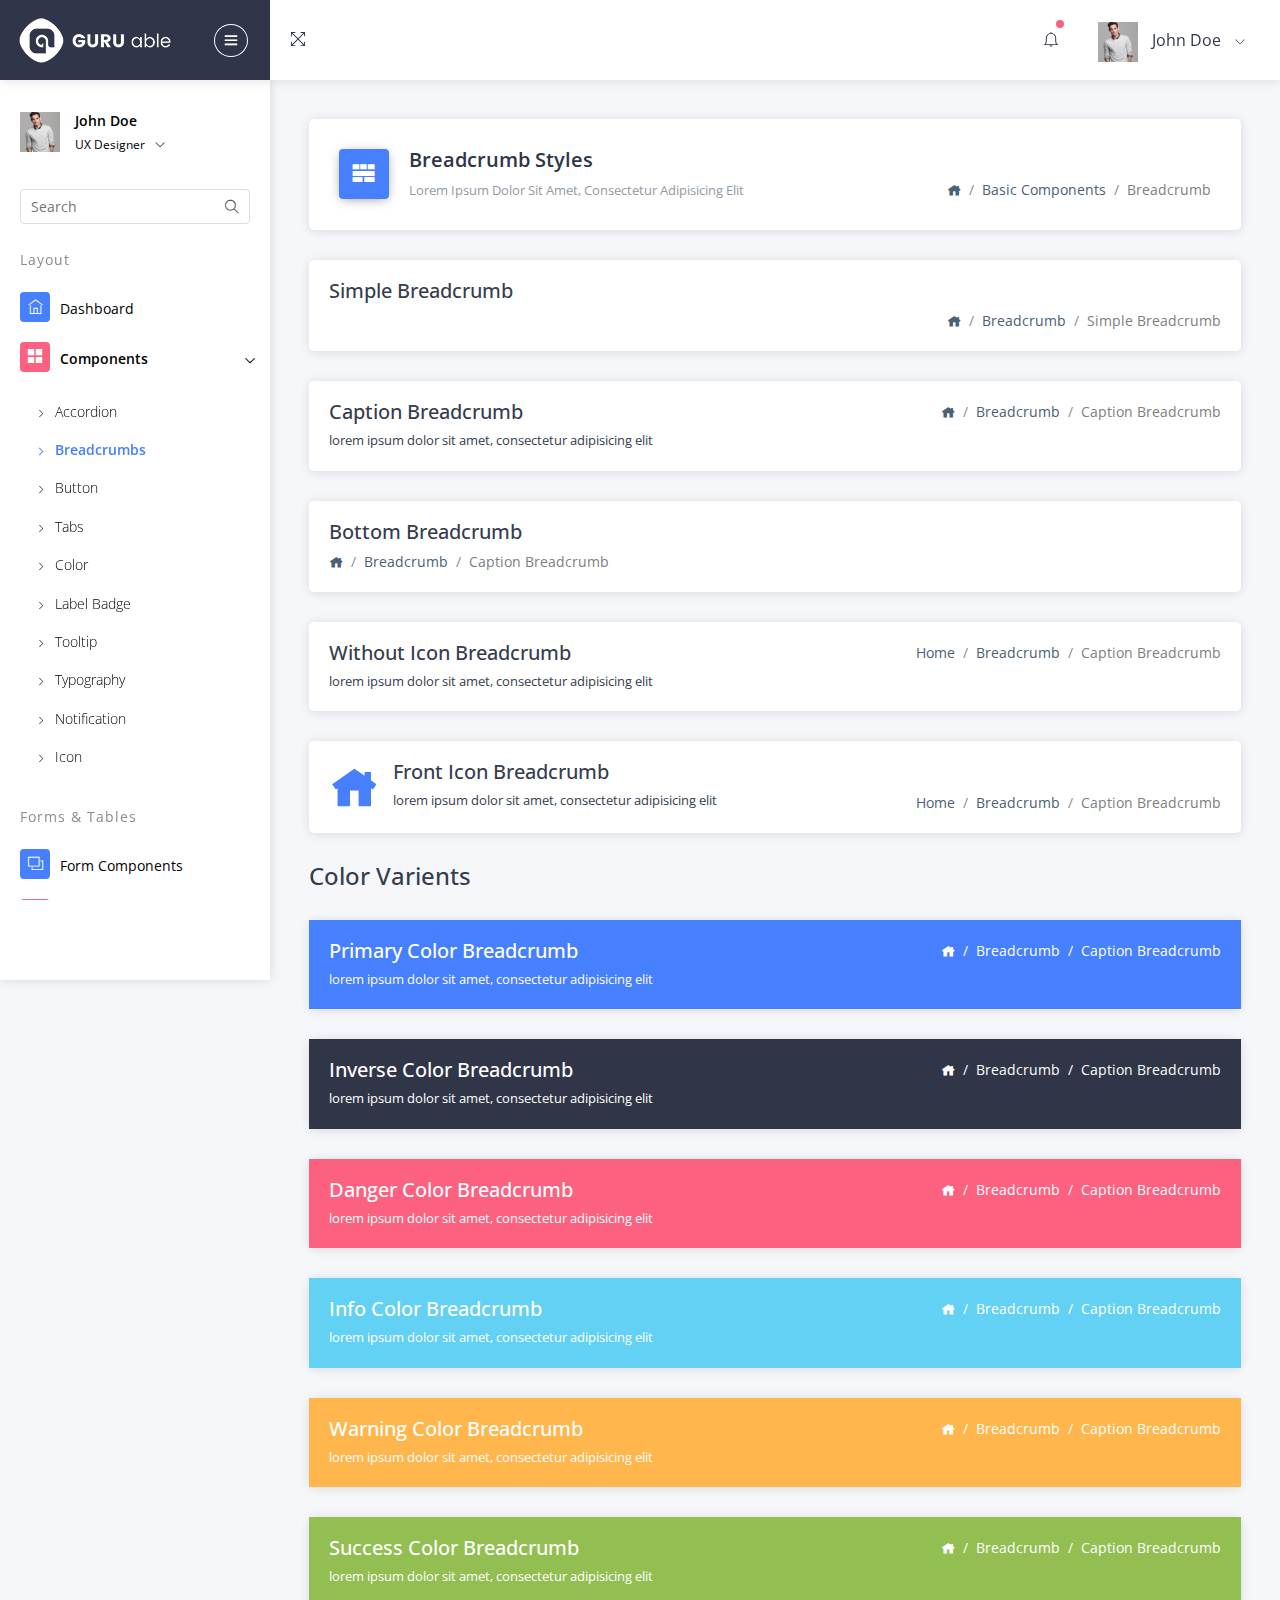
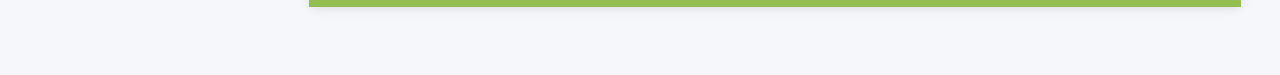
<file: breadcrumb.html>
<!DOCTYPE html>
<html lang="en">

<head>
    <title>GURU Able - Free Lite Admin Template </title>
    <!-- HTML5 Shim and Respond.js IE9 support of HTML5 elements and media queries -->
    <!-- WARNING: Respond.js doesn't work if you view the page via file:// -->
    <!--[if lt IE 9]>
      <script src="https://oss.maxcdn.com/libs/html5shiv/3.7.0/html5shiv.js"></script>
      <script src="https://oss.maxcdn.com/libs/respond.js/1.4.2/respond.min.js"></script>
      <![endif]-->
      <!-- Meta -->
      <meta charset="utf-8">
      <meta name="viewport" content="width=device-width, initial-scale=1.0, user-scalable=0, minimal-ui">
      <meta http-equiv="X-UA-Compatible" content="IE=edge" />
      <meta name="description" content="CodedThemes">
      <meta name="keywords" content=" Admin , Responsive, Landing, Bootstrap, App, Template, Mobile, iOS, Android, apple, creative app">
      <meta name="author" content="CodedThemes">
      <!-- Favicon icon -->
      <link rel="icon" href="assets/images/favicon.ico" type="image/x-icon">
      <!-- Google font-->
      <link href="https://fonts.googleapis.com/css?family=Open+Sans:400,600,800" rel="stylesheet">
      <!-- Required Fremwork -->
      <link rel="stylesheet" type="text/css" href="assets/css/bootstrap/css/bootstrap.min.css">
      <!-- themify-icons line icon -->
      <link rel="stylesheet" type="text/css" href="assets/icon/themify-icons/themify-icons.css">
      <!-- ico font -->
      <link rel="stylesheet" type="text/css" href="assets/icon/icofont/css/icofont.css">
      <!-- Style.css -->
      <link rel="stylesheet" type="text/css" href="assets/css/style.css">
      <link rel="stylesheet" type="text/css" href="assets/css/jquery.mCustomScrollbar.css">
  </head>

  <body>
    <!-- Pre-loader start -->
    <div class="theme-loader">
        <div class="ball-scale">
            <div class='contain'>
                <div class="ring">
                    <div class="frame"></div>
                </div>
                <div class="ring">
                    <div class="frame"></div>
                </div>
                <div class="ring">
                    <div class="frame"></div>
                </div>
                <div class="ring">
                    <div class="frame"></div>
                </div>
                <div class="ring">
                    <div class="frame"></div>
                </div>
                <div class="ring">
                    <div class="frame"></div>
                </div>
                <div class="ring">
                    <div class="frame"></div>
                </div>
                <div class="ring">
                    <div class="frame"></div>
                </div>
                <div class="ring">
                    <div class="frame"></div>
                </div>
                <div class="ring">
                    <div class="frame"></div>
                </div>
            </div>
        </div>
    </div>
    <!-- Pre-loader end -->

    <div id="pcoded" class="pcoded">
        <div class="pcoded-overlay-box"></div>
        <div class="pcoded-container navbar-wrapper">

            <nav class="navbar header-navbar pcoded-header">
                <div class="navbar-wrapper">

                    <div class="navbar-logo">
                        <a class="mobile-menu" id="mobile-collapse" href="#!">
                            <i class="ti-menu"></i>
                        </a>
                        <a class="mobile-search morphsearch-search" href="#">
                            <i class="ti-search"></i>
                        </a>
                        <a href="index.html">
                            <img class="img-fluid" src="assets/images/logo.png" alt="Theme-Logo" />
                        </a>
                        <a class="mobile-options">
                            <i class="ti-more"></i>
                        </a>
                    </div>

                    <div class="navbar-container container-fluid">
                        <ul class="nav-left">
                            <li>
                                <div class="sidebar_toggle"><a href="javascript:void(0)"><i class="ti-menu"></i></a></div>
                            </li>
                            
                            <li>
                                <a href="#!" onclick="javascript:toggleFullScreen()">
                                    <i class="ti-fullscreen"></i>
                                </a>
                            </li>
                        </ul>
                        <ul class="nav-right">
                            <li class="header-notification">
                                <a href="#!">
                                    <i class="ti-bell"></i>
                                    <span class="badge bg-c-pink"></span>
                                </a>
                                <ul class="show-notification">
                                    <li>
                                        <h6>Notifications</h6>
                                        <label class="label label-danger">New</label>
                                    </li>
                                    <li>
                                        <div class="media">
                                            <img class="d-flex align-self-center" src="assets/images/user.png" alt="Generic placeholder image">
                                            <div class="media-body">
                                                <h5 class="notification-user">John Doe</h5>
                                                <p class="notification-msg">Lorem ipsum dolor sit amet, consectetuer elit.</p>
                                                <span class="notification-time">30 minutes ago</span>
                                            </div>
                                        </div>
                                    </li>
                                    <li>
                                        <div class="media">
                                            <img class="d-flex align-self-center" src="assets/images/user.png" alt="Generic placeholder image">
                                            <div class="media-body">
                                                <h5 class="notification-user">Joseph William</h5>
                                                <p class="notification-msg">Lorem ipsum dolor sit amet, consectetuer elit.</p>
                                                <span class="notification-time">30 minutes ago</span>
                                            </div>
                                        </div>
                                    </li>
                                    <li>
                                        <div class="media">
                                            <img class="d-flex align-self-center" src="assets/images/user.png" alt="Generic placeholder image">
                                            <div class="media-body">
                                                <h5 class="notification-user">Sara Soudein</h5>
                                                <p class="notification-msg">Lorem ipsum dolor sit amet, consectetuer elit.</p>
                                                <span class="notification-time">30 minutes ago</span>
                                            </div>
                                        </div>
                                    </li>
                                </ul>
                            </li>
                            
                            <li class="user-profile header-notification">
                                <a href="#!">
                                    <img src="assets/images/avatar-4.jpg" class="img-radius" alt="User-Profile-Image">
                                    <span>John Doe</span>
                                    <i class="ti-angle-down"></i>
                                </a>
                                <ul class="show-notification profile-notification">
                                    <li>
                                        <a href="#!">
                                            <i class="ti-settings"></i> Settings
                                        </a>
                                    </li>
                                    <li>
                                        <a href="#">
                                            <i class="ti-user"></i> Profile
                                        </a>
                                    </li>
                                    <li>
                                        <a href="#">
                                            <i class="ti-email"></i> My Messages
                                        </a>
                                    </li>
                                    <li>
                                        <a href="#">
                                            <i class="ti-lock"></i> Lock Screen
                                        </a>
                                    </li>
                                    <li>
                                        <a href="auth-normal-sign-in.html">
                                            <i class="ti-layout-sidebar-left"></i> Logout
                                        </a>
                                    </li>
                                </ul>
                            </li>
                        </ul>
                        
                    </div>
                </div>
            </nav>

            <div class="pcoded-main-container">
                <div class="pcoded-wrapper">
                    <nav class="pcoded-navbar">
                        <div class="sidebar_toggle"><a href="#"><i class="icon-close icons"></i></a></div>
                        <div class="pcoded-inner-navbar main-menu">
                            <div class="">
                                <div class="main-menu-header">
                                    <img class="img-40 img-radius" src="assets/images/avatar-4.jpg" alt="User-Profile-Image">
                                    <div class="user-details">
                                        <span>John Doe</span>
                                        <span id="more-details">UX Designer<i class="ti-angle-down"></i></span>
                                    </div>
                                </div>

                                <div class="main-menu-content">
                                    <ul>
                                        <li class="more-details">
                                            <a href="#"><i class="ti-user"></i>View Profile</a>
                                            <a href="#!"><i class="ti-settings"></i>Settings</a>
                                            <a href="auth-normal-sign-in.html"><i class="ti-layout-sidebar-left"></i>Logout</a>
                                        </li>
                                    </ul>
                                </div>
                            </div>
                            <div class="pcoded-search">
                                <span class="searchbar-toggle">  </span>
                                <div class="pcoded-search-box ">
                                    <input type="text" placeholder="Search">
                                    <span class="search-icon"><i class="ti-search" aria-hidden="true"></i></span>
                                </div>
                            </div>
                            <div class="pcoded-navigatio-lavel" data-i18n="nav.category.navigation">Layout</div>
                            <ul class="pcoded-item pcoded-left-item">
                                <li class="">
                                    <a href="index.html">
                                        <span class="pcoded-micon"><i class="ti-home"></i><b>D</b></span>
                                        <span class="pcoded-mtext" data-i18n="nav.dash.main">Dashboard</span>
                                        <span class="pcoded-mcaret"></span>
                                    </a>
                                </li>
                                <li class="pcoded-hasmenu active pcoded-trigger">
                                    <a href="javascript:void(0)">
                                        <span class="pcoded-micon"><i class="ti-layout-grid2-alt"></i></span>
                                        <span class="pcoded-mtext"  data-i18n="nav.basic-components.main">Components</span>
                                        <span class="pcoded-mcaret"></span>
                                    </a>
                                    <ul class="pcoded-submenu">
                                        <li class=" ">
                                            <a href="accordion.html">
                                                <span class="pcoded-micon"><i class="ti-angle-right"></i></span>
                                                <span class="pcoded-mtext" data-i18n="nav.basic-components.alert">Accordion</span>
                                                <span class="pcoded-mcaret"></span>
                                            </a>
                                        </li>
                                        <li class="active">
                                            <a href="breadcrumb.html">
                                                <span class="pcoded-micon"><i class="ti-angle-right"></i></span>
                                                <span class="pcoded-mtext" data-i18n="nav.basic-components.breadcrumbs">Breadcrumbs</span>
                                                <span class="pcoded-mcaret"></span>
                                            </a>
                                        </li>
                                        <li class=" ">
                                            <a href="button.html">
                                                <span class="pcoded-micon"><i class="ti-angle-right"></i></span>
                                                <span class="pcoded-mtext" data-i18n="nav.basic-components.alert">Button</span>
                                                <span class="pcoded-mcaret"></span>
                                            </a>
                                        </li>
                                        <li class=" ">
                                            <a href="tabs.html">
                                                <span class="pcoded-micon"><i class="ti-angle-right"></i></span>
                                                <span class="pcoded-mtext" data-i18n="nav.basic-components.breadcrumbs">Tabs</span>
                                                <span class="pcoded-mcaret"></span>
                                            </a>
                                        </li>
                                        <li class=" ">
                                            <a href="color.html">
                                                <span class="pcoded-micon"><i class="ti-angle-right"></i></span>
                                                <span class="pcoded-mtext" data-i18n="nav.basic-components.alert">Color</span>
                                                <span class="pcoded-mcaret"></span>
                                            </a>
                                        </li>
                                        <li class=" ">
                                            <a href="label-badge.html">
                                                <span class="pcoded-micon"><i class="ti-angle-right"></i></span>
                                                <span class="pcoded-mtext" data-i18n="nav.basic-components.breadcrumbs">Label Badge</span>
                                                <span class="pcoded-mcaret"></span>
                                            </a>
                                        </li>
                                        <li class=" ">
                                            <a href="tooltip.html">
                                                <span class="pcoded-micon"><i class="ti-angle-right"></i></span>
                                                <span class="pcoded-mtext" data-i18n="nav.basic-components.alert">Tooltip</span>
                                                <span class="pcoded-mcaret"></span>
                                            </a>
                                        </li>
                                        <li class=" ">
                                            <a href="typography.html">
                                                <span class="pcoded-micon"><i class="ti-angle-right"></i></span>
                                                <span class="pcoded-mtext" data-i18n="nav.basic-components.breadcrumbs">Typography</span>
                                                <span class="pcoded-mcaret"></span>
                                            </a>
                                        </li>
                                        <li class=" ">
                                            <a href="notification.html">
                                                <span class="pcoded-micon"><i class="ti-angle-right"></i></span>
                                                <span class="pcoded-mtext" data-i18n="nav.basic-components.alert">Notification</span>
                                                <span class="pcoded-mcaret"></span>
                                            </a>
                                        </li>
                                        <li class=" ">
                                            <a href="icon-themify.html">
                                                <span class="pcoded-micon"><i class="ti-angle-right"></i></span>
                                                <span class="pcoded-mtext" data-i18n="nav.basic-components.breadcrumbs">Icon</span>
                                                <span class="pcoded-mcaret"></span>
                                            </a>
                                        </li>

                                    </ul>
                                </li>
                            </ul>
                            <div class="pcoded-navigatio-lavel" data-i18n="nav.category.forms">Forms &amp; Tables</div>
                            <ul class="pcoded-item pcoded-left-item">
                                <li>
                                    <a href="form-elements-component.html">
                                        <span class="pcoded-micon"><i class="ti-layers"></i><b>FC</b></span>
                                        <span class="pcoded-mtext" data-i18n="nav.form-components.main">Form Components</span>
                                        <span class="pcoded-mcaret"></span>
                                    </a>
                                </li>
                                <li>
                                    <a href="bs-basic-table.html">
                                        <span class="pcoded-micon"><i class="ti-layers"></i><b>FC</b></span>
                                        <span class="pcoded-mtext" data-i18n="nav.form-components.main">Basic Table</span>
                                        <span class="pcoded-mcaret"></span>
                                    </a>
                                </li>
                                
                            </ul>

                            <div class="pcoded-navigatio-lavel" data-i18n="nav.category.forms">Chart &amp; Maps</div>
                            <ul class="pcoded-item pcoded-left-item">
                                <li>
                                    <a href="chart.html">
                                        <span class="pcoded-micon"><i class="ti-layers"></i><b>FC</b></span>
                                        <span class="pcoded-mtext" data-i18n="nav.form-components.main">Chart</span>
                                        <span class="pcoded-mcaret"></span>
                                    </a>
                                </li>
                                <li>
                                    <a href="map-google.html">
                                        <span class="pcoded-micon"><i class="ti-layers"></i><b>FC</b></span>
                                        <span class="pcoded-mtext" data-i18n="nav.form-components.main">Maps</span>
                                        <span class="pcoded-mcaret"></span>
                                    </a>
                                </li>
                                <li class="pcoded-hasmenu">
                                    <a href="javascript:void(0)">
                                        <span class="pcoded-micon"><i class="ti-layout-grid2-alt"></i></span>
                                        <span class="pcoded-mtext"  data-i18n="nav.basic-components.main">Pages</span>
                                        <span class="pcoded-mcaret"></span>
                                    </a>
                                    <ul class="pcoded-submenu">
                                        <li class=" ">
                                            <a href="auth-normal-sign-in.html">
                                                <span class="pcoded-micon"><i class="ti-angle-right"></i></span>
                                                <span class="pcoded-mtext" data-i18n="nav.basic-components.alert">Login</span>
                                                <span class="pcoded-mcaret"></span>
                                            </a>
                                        </li>
                                        <li class=" ">
                                            <a href="auth-sign-up.html">
                                                <span class="pcoded-micon"><i class="ti-angle-right"></i></span>
                                                <span class="pcoded-mtext" data-i18n="nav.basic-components.breadcrumbs">Register</span>
                                                <span class="pcoded-mcaret"></span>
                                            </a>
                                        </li>
                                        <li class=" ">
                                            <a href="sample-page.html">
                                                <span class="pcoded-micon"><i class="ti-angle-right"></i></span>
                                                <span class="pcoded-mtext" data-i18n="nav.basic-components.breadcrumbs">Sample Page</span>
                                                <span class="pcoded-mcaret"></span>
                                            </a>
                                        </li>
                                    </ul>
                                </li>
                                
                            </ul>

                            <div class="pcoded-navigatio-lavel" data-i18n="nav.category.other">Other</div>
                            <ul class="pcoded-item pcoded-left-item">
                                <li class="pcoded-hasmenu ">
                                    <a href="javascript:void(0)">
                                        <span class="pcoded-micon"><i class="ti-direction-alt"></i><b>M</b></span>
                                        <span class="pcoded-mtext" data-i18n="nav.menu-levels.main">Menu Levels</span>
                                        <span class="pcoded-mcaret"></span>
                                    </a>
                                    <ul class="pcoded-submenu">
                                        <li class="">
                                            <a href="javascript:void(0)">
                                                <span class="pcoded-micon"><i class="ti-angle-right"></i></span>
                                                <span class="pcoded-mtext" data-i18n="nav.menu-levels.menu-level-21">Menu Level 2.1</span>
                                                <span class="pcoded-mcaret"></span>
                                            </a>
                                        </li>
                                        <li class="pcoded-hasmenu ">
                                            <a href="javascript:void(0)">
                                                <span class="pcoded-micon"><i class="ti-direction-alt"></i></span>
                                                <span class="pcoded-mtext" data-i18n="nav.menu-levels.menu-level-22.main">Menu Level 2.2</span>
                                                <span class="pcoded-mcaret"></span>
                                            </a>
                                            <ul class="pcoded-submenu">
                                                <li class="">
                                                    <a href="javascript:void(0)">
                                                        <span class="pcoded-micon"><i class="ti-angle-right"></i></span>
                                                        <span class="pcoded-mtext" data-i18n="nav.menu-levels.menu-level-22.menu-level-31">Menu Level 3.1</span>
                                                        <span class="pcoded-mcaret"></span>
                                                    </a>
                                                </li>
                                            </ul>
                                        </li>
                                        <li class="">
                                            <a href="javascript:void(0)">
                                                <span class="pcoded-micon"><i class="ti-angle-right"></i></span>
                                                <span class="pcoded-mtext" data-i18n="nav.menu-levels.menu-level-23">Menu Level 2.3</span>
                                                <span class="pcoded-mcaret"></span>
                                            </a>
                                        </li>

                                    </ul>
                                </li>
                            </ul>
                        </div>
                    </nav>
                    <div class="pcoded-content">
                        <div class="pcoded-inner-content">
                            <!-- Main-body start -->
                            <div class="main-body">
                                <div class="page-wrapper">
                                    <!-- Page-header start -->
                                    <div class="page-header card">
                                        <div class="row align-items-end">
                                            <div class="col-lg-8">
                                                <div class="page-header-title">
                                                    <i class="icofont icofont-layout bg-c-blue"></i>
                                                    <div class="d-inline">
                                                        <h4>Breadcrumb Styles</h4>
                                                        <span>lorem ipsum dolor sit amet, consectetur adipisicing elit</span>
                                                    </div>
                                                </div>
                                            </div>
                                            <div class="col-lg-4">
                                                <div class="page-header-breadcrumb">
                                                    <ul class="breadcrumb-title">
                                                        <li class="breadcrumb-item">
                                                            <a href="index.html">
                                                                <i class="icofont icofont-home"></i>
                                                            </a>
                                                        </li>
                                                        <li class="breadcrumb-item"><a href="#!">Basic Components</a>
                                                        </li>
                                                        <li class="breadcrumb-item"><a href="#!">Breadcrumb</a>
                                                        </li>
                                                    </ul>
                                                </div>
                                            </div>
                                        </div>
                                    </div>
                                    <!-- Page-header end -->

                                    <!-- Page-body start -->
                                    <div class="page-body breadcrumb-page">
                                        <!-- Simple Breadcrumb card start -->
                                        <div class="card">
                                            <div class="card-block">
                                                <h5>Simple Breadcrumb</h5>
                                                <div class="page-header-breadcrumb">
                                                    <ul class="breadcrumb-title">
                                                        <li class="breadcrumb-item">
                                                            <a href="#!">
                                                                <i class="icofont icofont-home"></i>
                                                            </a>
                                                        </li>
                                                        <li class="breadcrumb-item"><a href="#!">Breadcrumb</a>
                                                        </li>
                                                        <li class="breadcrumb-item"><a href="#!">Simple Breadcrumb</a>
                                                        </li>
                                                    </ul>
                                                </div>
                                            </div>
                                        </div>
                                        <!-- Simple Breadcrumb card start -->
                                        <!-- Caption Breadcrumb card start -->
                                        <div class="card">
                                            <div class="card-block caption-breadcrumb">
                                                <div class="breadcrumb-header">
                                                    <h5>Caption Breadcrumb</h5>
                                                    <span>lorem ipsum dolor sit amet, consectetur adipisicing elit</span>
                                                </div>
                                                <div class="page-header-breadcrumb">
                                                    <ul class="breadcrumb-title">
                                                        <li class="breadcrumb-item">
                                                            <a href="#!">
                                                                <i class="icofont icofont-home"></i>
                                                            </a>
                                                        </li>
                                                        <li class="breadcrumb-item"><a href="#!">Breadcrumb</a>
                                                        </li>
                                                        <li class="breadcrumb-item"><a href="#!">Caption Breadcrumb</a>
                                                        </li>
                                                    </ul>
                                                </div>
                                            </div>
                                        </div>
                                        <!-- Caption Breadcrumb card end -->
                                        <!-- Bottom Breadcrumb card start -->
                                        <div class="card">
                                            <div class="card-block">
                                                <div class="breadcrumb-header">
                                                    <h5>Bottom Breadcrumb</h5>
                                                </div>
                                                <div>
                                                    <ul class="breadcrumb-title">
                                                        <li class="breadcrumb-item">
                                                            <a href="#!">
                                                                <i class="icofont icofont-home"></i>
                                                            </a>
                                                        </li>
                                                        <li class="breadcrumb-item"><a href="#!">Breadcrumb</a>
                                                        </li>
                                                        <li class="breadcrumb-item"><a href="#!">Caption Breadcrumb</a>
                                                        </li>
                                                    </ul>
                                                </div>
                                            </div>
                                        </div>
                                        <!-- Bottom Breadcrumb card end -->
                                        <!-- Without-icon Breadcrumb card start -->
                                        <div class="card">
                                            <div class="card-block caption-breadcrumb">
                                                <div class="breadcrumb-header">
                                                    <h5>Without Icon Breadcrumb</h5>
                                                    <span>lorem ipsum dolor sit amet, consectetur adipisicing elit</span>
                                                </div>
                                                <div class="page-header-breadcrumb">
                                                    <ul class="breadcrumb-title">
                                                        <li class="breadcrumb-item"><a href="#!">Home</a>
                                                        </li>
                                                        <li class="breadcrumb-item"><a href="#!">Breadcrumb</a>
                                                        </li>
                                                        <li class="breadcrumb-item"><a href="#!">Caption Breadcrumb</a>
                                                        </li>
                                                    </ul>
                                                </div>
                                            </div>
                                        </div>
                                        <!-- Without-icon Breadcrumb card start -->
                                        <!-- Front-icon Breadcrumb card start -->
                                        <div class="card page-header p-0">
                                            <div class="card-block front-icon-breadcrumb row align-items-end">
                                                <div class="breadcrumb-header col">
                                                    <div class="big-icon">
                                                        <i class="icofont icofont-home"></i>
                                                    </div>
                                                    <div class="d-inline-block">
                                                        <h5>Front Icon Breadcrumb</h5>
                                                        <span>lorem ipsum dolor sit amet, consectetur adipisicing elit</span>
                                                    </div>
                                                </div>
                                                <div class="col">
                                                    <div class="page-header-breadcrumb">
                                                        <ul class="breadcrumb-title">
                                                            <li class="breadcrumb-item"><a href="#!">Home</a>
                                                            </li>
                                                            <li class="breadcrumb-item"><a href="#!">Breadcrumb</a>
                                                            </li>
                                                            <li class="breadcrumb-item"><a href="#!">Caption Breadcrumb</a>
                                                            </li>
                                                        </ul>
                                                    </div>
                                                </div>
                                            </div>
                                        </div>
                                        <!-- Front-icon Breadcrumb card end -->
                                        <h4 class="m-b-30">Color Varients</h4>
                                        <!-- Primary-color Breadcrumb card start -->
                                        <div class="card borderless-card">
                                            <div class="card-block primary-breadcrumb">
                                                <div class="breadcrumb-header">
                                                    <h5>Primary Color Breadcrumb</h5>
                                                    <span>lorem ipsum dolor sit amet, consectetur adipisicing elit</span>
                                                </div>
                                                <div class="page-header-breadcrumb">
                                                    <ul class="breadcrumb-title">
                                                        <li class="breadcrumb-item">
                                                            <a href="#!">
                                                                <i class="icofont icofont-home"></i>
                                                            </a>
                                                        </li>
                                                        <li class="breadcrumb-item"><a href="#!">Breadcrumb</a>
                                                        </li>
                                                        <li class="breadcrumb-item"><a href="#!">Caption Breadcrumb</a>
                                                        </li>
                                                    </ul>
                                                </div>
                                            </div>
                                        </div>
                                        <!-- Primary-color Breadcrumb card end -->
                                        <!-- Inverse-color Breadcrumb card start -->
                                        <div class="card borderless-card">
                                            <div class="card-block inverse-breadcrumb">
                                                <div class="breadcrumb-header">
                                                    <h5>Inverse Color Breadcrumb</h5>
                                                    <span>lorem ipsum dolor sit amet, consectetur adipisicing elit</span>
                                                </div>
                                                <div class="page-header-breadcrumb">
                                                    <ul class="breadcrumb-title">
                                                        <li class="breadcrumb-item">
                                                            <a href="#!">
                                                                <i class="icofont icofont-home"></i>
                                                            </a>
                                                        </li>
                                                        <li class="breadcrumb-item"><a href="#!">Breadcrumb</a>
                                                        </li>
                                                        <li class="breadcrumb-item"><a href="#!">Caption Breadcrumb</a>
                                                        </li>
                                                    </ul>
                                                </div>
                                            </div>
                                        </div>
                                        <!-- Inverse-color Breadcrumb card end -->
                                        <!-- Danger-color Breadcrumb card start -->
                                        <div class="card borderless-card">
                                            <div class="card-block danger-breadcrumb">
                                                <div class="breadcrumb-header">
                                                    <h5>Danger Color Breadcrumb</h5>
                                                    <span>lorem ipsum dolor sit amet, consectetur adipisicing elit</span>
                                                </div>
                                                <div class="page-header-breadcrumb">
                                                    <ul class="breadcrumb-title">
                                                        <li class="breadcrumb-item">
                                                            <a href="#!">
                                                                <i class="icofont icofont-home"></i>
                                                            </a>
                                                        </li>
                                                        <li class="breadcrumb-item"><a href="#!">Breadcrumb</a>
                                                        </li>
                                                        <li class="breadcrumb-item"><a href="#!">Caption Breadcrumb</a>
                                                        </li>
                                                    </ul>
                                                </div>
                                            </div>
                                        </div>
                                        <!-- Danger-color Breadcrumb card end -->
                                        <!-- Info-color Breadcrumb card start -->
                                        <div class="card borderless-card">
                                            <div class="card-block info-breadcrumb">
                                                <div class="breadcrumb-header">
                                                    <h5>Info Color Breadcrumb</h5>
                                                    <span>lorem ipsum dolor sit amet, consectetur adipisicing elit</span>
                                                </div>
                                                <div class="page-header-breadcrumb">
                                                    <ul class="breadcrumb-title">
                                                        <li class="breadcrumb-item">
                                                            <a href="#!">
                                                                <i class="icofont icofont-home"></i>
                                                            </a>
                                                        </li>
                                                        <li class="breadcrumb-item"><a href="#!">Breadcrumb</a>
                                                        </li>
                                                        <li class="breadcrumb-item"><a href="#!">Caption Breadcrumb</a>
                                                        </li>
                                                    </ul>
                                                </div>
                                            </div>
                                        </div>
                                        <!-- Info-color Breadcrumb card end -->
                                        <!-- Warning-color Breadcrumb card start -->
                                        <div class="card borderless-card">
                                            <div class="card-block warning-breadcrumb">
                                                <div class="breadcrumb-header">
                                                    <h5>Warning Color Breadcrumb</h5>
                                                    <span>lorem ipsum dolor sit amet, consectetur adipisicing elit</span>
                                                </div>
                                                <div class="page-header-breadcrumb">
                                                    <ul class="breadcrumb-title">
                                                        <li class="breadcrumb-item">
                                                            <a href="#!">
                                                                <i class="icofont icofont-home"></i>
                                                            </a>
                                                        </li>
                                                        <li class="breadcrumb-item"><a href="#!">Breadcrumb</a>
                                                        </li>
                                                        <li class="breadcrumb-item"><a href="#!">Caption Breadcrumb</a>
                                                        </li>
                                                    </ul>
                                                </div>
                                            </div>
                                        </div>
                                        <!-- Warning-color Breadcrumb card end -->
                                        <!-- Success-color Breadcrumb card start -->
                                        <div class="card borderless-card">
                                            <div class="card-block success-breadcrumb">
                                                <div class="breadcrumb-header">
                                                    <h5>Success Color Breadcrumb</h5>
                                                    <span>lorem ipsum dolor sit amet, consectetur adipisicing elit</span>
                                                </div>
                                                <div class="page-header-breadcrumb">
                                                    <ul class="breadcrumb-title">
                                                        <li class="breadcrumb-item">
                                                            <a href="#!">
                                                                <i class="icofont icofont-home"></i>
                                                            </a>
                                                        </li>
                                                        <li class="breadcrumb-item"><a href="#!">Breadcrumb</a>
                                                        </li>
                                                        <li class="breadcrumb-item"><a href="#!">Caption Breadcrumb</a>
                                                        </li>
                                                    </ul>
                                                </div>
                                            </div>
                                        </div>
                                        <!-- Success-color Breadcrumb card end -->
                                    </div>
                                    <!-- Page-body start -->
                                </div>
                            </div>
                            <!-- Main-body start -->

                            <div id="styleSelector">

                            </div>
                        </div>
                    </div>
                </div>
            </div>
        </div>
    </div>

<div class="fixed-button">
	<a href="https://codedthemes.com/item/guru-able-admin-template/" target="_blank" class="btn btn-md btn-primary">
	  <i class="fa fa-shopping-cart" aria-hidden="true"></i> Upgrade To Pro
	</a>
</div>

    <!-- Warning Section Starts -->
    <!-- Older IE warning message -->
    <!--[if lt IE 9]>
<div class="ie-warning">
    <h1>Warning!!</h1>
    <p>You are using an outdated version of Internet Explorer, please upgrade <br/>to any of the following web browsers to access this website.</p>
    <div class="iew-container">
        <ul class="iew-download">
            <li>
                <a href="http://www.google.com/chrome/">
                    <img src="assets/images/browser/chrome.png" alt="Chrome">
                    <div>Chrome</div>
                </a>
            </li>
            <li>
                <a href="https://www.mozilla.org/en-US/firefox/new/">
                    <img src="assets/images/browser/firefox.png" alt="Firefox">
                    <div>Firefox</div>
                </a>
            </li>
            <li>
                <a href="http://www.opera.com">
                    <img src="assets/images/browser/opera.png" alt="Opera">
                    <div>Opera</div>
                </a>
            </li>
            <li>
                <a href="https://www.apple.com/safari/">
                    <img src="assets/images/browser/safari.png" alt="Safari">
                    <div>Safari</div>
                </a>
            </li>
            <li>
                <a href="http://windows.microsoft.com/en-us/internet-explorer/download-ie">
                    <img src="assets/images/browser/ie.png" alt="">
                    <div>IE (9 & above)</div>
                </a>
            </li>
        </ul>
    </div>
    <p>Sorry for the inconvenience!</p>
</div>
<![endif]-->
<!-- Warning Section Ends -->
<!-- Required Jquery -->
<script type="text/javascript" src="assets/js/jquery/jquery.min.js"></script>
<script type="text/javascript" src="assets/js/jquery-ui/jquery-ui.min.js"></script>
<script type="text/javascript" src="assets/js/popper.js/popper.min.js"></script>
<script type="text/javascript" src="assets/js/bootstrap/js/bootstrap.min.js"></script>
<!-- jquery slimscroll js -->
<script type="text/javascript" src="assets/js/jquery-slimscroll/jquery.slimscroll.js"></script>
<!-- modernizr js -->
<script type="text/javascript" src="assets/js/modernizr/modernizr.js"></script>
<script type="text/javascript" src="assets/js/modernizr/css-scrollbars.js"></script>
<!-- classie js -->
<script type="text/javascript" src="assets/js/classie/classie.js"></script>
<!-- Custom js -->
<script type="text/javascript" src="assets/js/script.js"></script>
<script src="assets/js/pcoded.min.js"></script>
<script src="assets/js/demo-12.js"></script>
<script src="assets/js/jquery.mCustomScrollbar.concat.min.js"></script>
</body>
</html>
</file>
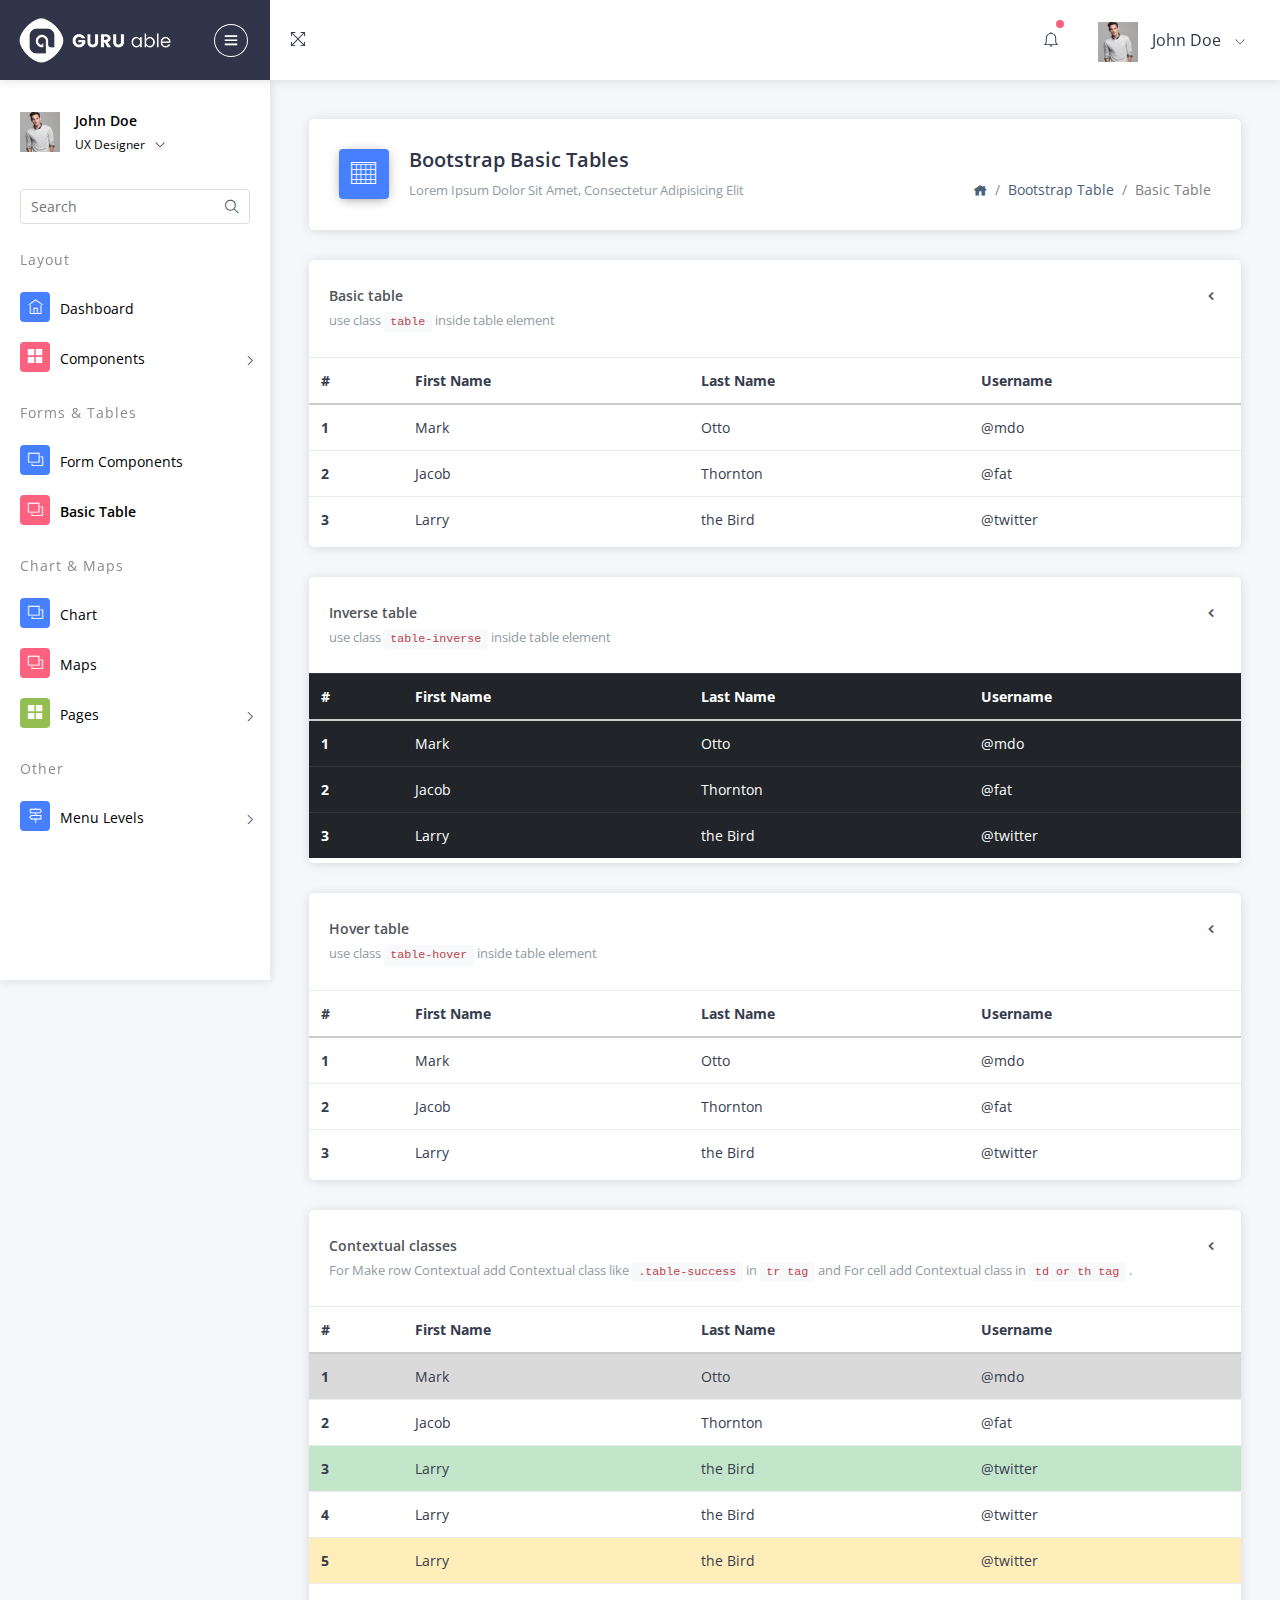
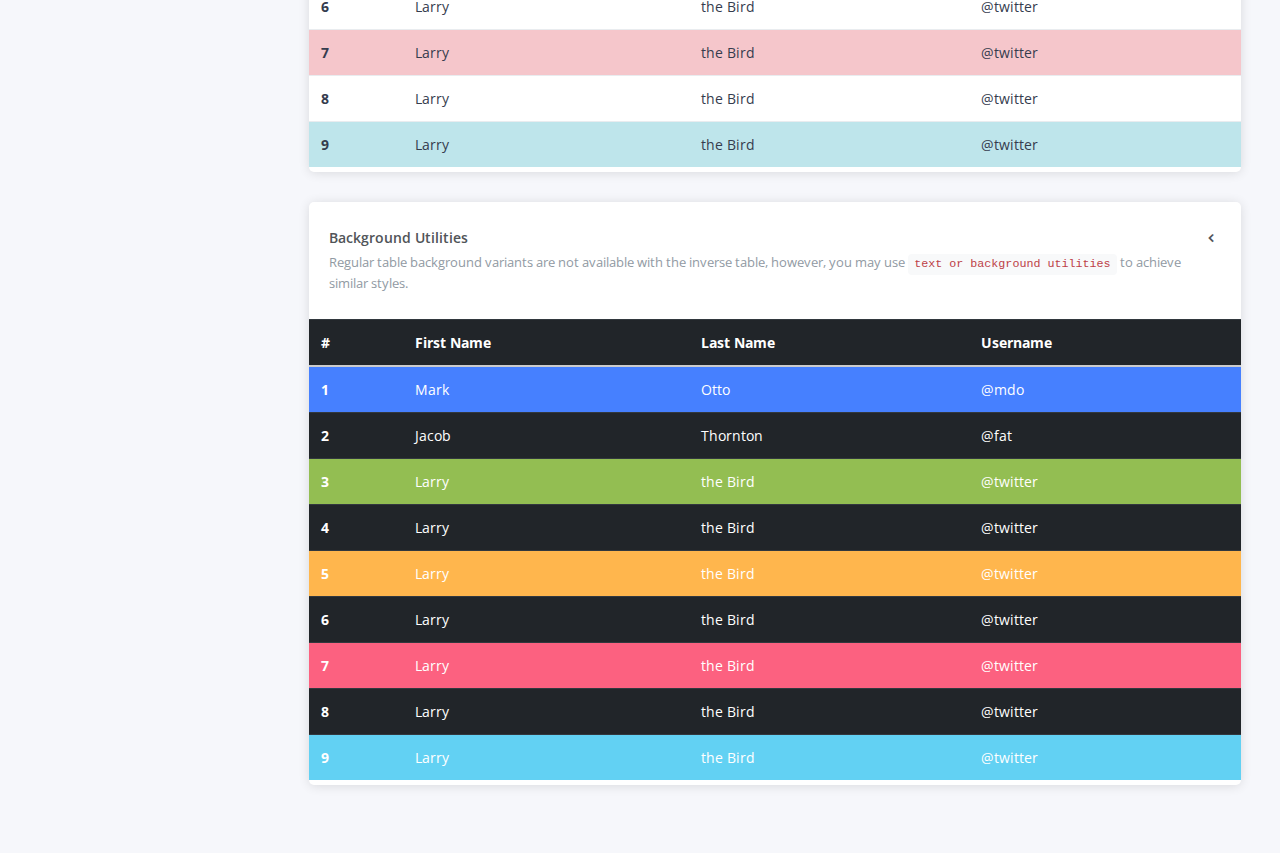
<file: bs-basic-table.html>
<!DOCTYPE html>
<html lang="en">

<head>
    <title>GURU Able - Free Lite Admin Template </title>
    <!-- HTML5 Shim and Respond.js IE9 support of HTML5 elements and media queries -->
    <!-- WARNING: Respond.js doesn't work if you view the page via file:// -->
    <!--[if lt IE 9]>
      <script src="https://oss.maxcdn.com/libs/html5shiv/3.7.0/html5shiv.js"></script>
      <script src="https://oss.maxcdn.com/libs/respond.js/1.4.2/respond.min.js"></script>
      <![endif]-->
      <!-- Meta -->
      <meta charset="utf-8">
      <meta name="viewport" content="width=device-width, initial-scale=1.0, user-scalable=0, minimal-ui">
      <meta http-equiv="X-UA-Compatible" content="IE=edge" />
      <meta name="description" content="CodedThemes">
      <meta name="keywords" content=" Admin , Responsive, Landing, Bootstrap, App, Template, Mobile, iOS, Android, apple, creative app">
      <meta name="author" content="CodedThemes">
      <!-- Favicon icon -->
      <link rel="icon" href="assets/images/favicon.ico" type="image/x-icon">
      <!-- Google font--><link href="https://fonts.googleapis.com/css?family=Open+Sans:400,600,800" rel="stylesheet">
      <!-- Required Fremwork -->
      <link rel="stylesheet" type="text/css" href="assets/css/bootstrap/css/bootstrap.min.css">
      <!-- themify-icons line icon -->
      <link rel="stylesheet" type="text/css" href="assets/icon/themify-icons/themify-icons.css">
      <!-- ico font -->
      <link rel="stylesheet" type="text/css" href="assets/icon/icofont/css/icofont.css">
      <!-- Style.css -->
      <link rel="stylesheet" type="text/css" href="assets/css/style.css">
      <link rel="stylesheet" type="text/css" href="assets/css/jquery.mCustomScrollbar.css">
  </head>

  <body>
    <!-- Pre-loader start -->
    <div class="theme-loader">
        <div class="ball-scale">
            <div class='contain'>
                <div class="ring"><div class="frame"></div></div>
                <div class="ring"><div class="frame"></div></div>
                <div class="ring"><div class="frame"></div></div>
                <div class="ring"><div class="frame"></div></div>
                <div class="ring"><div class="frame"></div></div>
                <div class="ring"><div class="frame"></div></div>
                <div class="ring"><div class="frame"></div></div>
                <div class="ring"><div class="frame"></div></div>
                <div class="ring"><div class="frame"></div></div>
                <div class="ring"><div class="frame"></div></div>
            </div>
        </div>
    </div>
    <!-- Pre-loader end -->
    <div id="pcoded" class="pcoded">
        <div class="pcoded-overlay-box"></div>
        <div class="pcoded-container navbar-wrapper">

            <nav class="navbar header-navbar pcoded-header">
                <div class="navbar-wrapper">

                    <div class="navbar-logo">
                        <a class="mobile-menu" id="mobile-collapse" href="#!">
                            <i class="ti-menu"></i>
                        </a>
                        <a class="mobile-search morphsearch-search" href="#">
                            <i class="ti-search"></i>
                        </a>
                        <a href="index.html">
                            <img class="img-fluid" src="assets/images/logo.png" alt="Theme-Logo" />
                        </a>
                        <a class="mobile-options">
                            <i class="ti-more"></i>
                        </a>
                    </div>

                    <div class="navbar-container container-fluid">
                        <ul class="nav-left">
                            <li>
                                <div class="sidebar_toggle"><a href="javascript:void(0)"><i class="ti-menu"></i></a></div>
                            </li>
                            
                            <li>
                                <a href="#!" onclick="javascript:toggleFullScreen()">
                                    <i class="ti-fullscreen"></i>
                                </a>
                            </li>
                        </ul>
                        <ul class="nav-right">
                            <li class="header-notification">
                                <a href="#!">
                                    <i class="ti-bell"></i>
                                    <span class="badge bg-c-pink"></span>
                                </a>
                                <ul class="show-notification">
                                    <li>
                                        <h6>Notifications</h6>
                                        <label class="label label-danger">New</label>
                                    </li>
                                    <li>
                                        <div class="media">
                                            <img class="d-flex align-self-center" src="assets/images/user.png" alt="Generic placeholder image">
                                            <div class="media-body">
                                                <h5 class="notification-user">John Doe</h5>
                                                <p class="notification-msg">Lorem ipsum dolor sit amet, consectetuer elit.</p>
                                                <span class="notification-time">30 minutes ago</span>
                                            </div>
                                        </div>
                                    </li>
                                    <li>
                                        <div class="media">
                                            <img class="d-flex align-self-center" src="assets/images/user.png" alt="Generic placeholder image">
                                            <div class="media-body">
                                                <h5 class="notification-user">Joseph William</h5>
                                                <p class="notification-msg">Lorem ipsum dolor sit amet, consectetuer elit.</p>
                                                <span class="notification-time">30 minutes ago</span>
                                            </div>
                                        </div>
                                    </li>
                                    <li>
                                        <div class="media">
                                            <img class="d-flex align-self-center" src="assets/images/user.png" alt="Generic placeholder image">
                                            <div class="media-body">
                                                <h5 class="notification-user">Sara Soudein</h5>
                                                <p class="notification-msg">Lorem ipsum dolor sit amet, consectetuer elit.</p>
                                                <span class="notification-time">30 minutes ago</span>
                                            </div>
                                        </div>
                                    </li>
                                </ul>
                            </li>
                            
                            <li class="user-profile header-notification">
                                <a href="#!">
                                    <img src="assets/images/avatar-4.jpg" class="img-radius" alt="User-Profile-Image">
                                    <span>John Doe</span>
                                    <i class="ti-angle-down"></i>
                                </a>
                                <ul class="show-notification profile-notification">
                                    <li>
                                        <a href="#!">
                                            <i class="ti-settings"></i> Settings
                                        </a>
                                    </li>
                                    <li>
                                        <a href="#">
                                            <i class="ti-user"></i> Profile
                                        </a>
                                    </li>
                                    <li>
                                        <a href="#">
                                            <i class="ti-email"></i> My Messages
                                        </a>
                                    </li>
                                    <li>
                                        <a href="#">
                                            <i class="ti-lock"></i> Lock Screen
                                        </a>
                                    </li>
                                    <li>
                                        <a href="auth-normal-sign-in.html">
                                            <i class="ti-layout-sidebar-left"></i> Logout
                                        </a>
                                    </li>
                                </ul>
                            </li>
                        </ul>
                        
                    </div>
                </div>
            </nav>

            <div class="pcoded-main-container">
                <div class="pcoded-wrapper">
                    <nav class="pcoded-navbar">
                        <div class="sidebar_toggle"><a href="#"><i class="icon-close icons"></i></a></div>
                        <div class="pcoded-inner-navbar main-menu">
                            <div class="">
                                <div class="main-menu-header">
                                    <img class="img-40 img-radius" src="assets/images/avatar-4.jpg" alt="User-Profile-Image">
                                    <div class="user-details">
                                        <span>John Doe</span>
                                        <span id="more-details">UX Designer<i class="ti-angle-down"></i></span>
                                    </div>
                                </div>

                                <div class="main-menu-content">
                                    <ul>
                                        <li class="more-details">
                                            <a href="#"><i class="ti-user"></i>View Profile</a>
                                            <a href="#!"><i class="ti-settings"></i>Settings</a>
                                            <a href="auth-normal-sign-in.html"><i class="ti-layout-sidebar-left"></i>Logout</a>
                                        </li>
                                    </ul>
                                </div>
                            </div>
                            <div class="pcoded-search">
                                <span class="searchbar-toggle">  </span>
                                <div class="pcoded-search-box ">
                                    <input type="text" placeholder="Search">
                                    <span class="search-icon"><i class="ti-search" aria-hidden="true"></i></span>
                                </div>
                            </div>
                            <div class="pcoded-navigatio-lavel" data-i18n="nav.category.navigation">Layout</div>
                            <ul class="pcoded-item pcoded-left-item">
                                <li class="">
                                    <a href="index.html">
                                        <span class="pcoded-micon"><i class="ti-home"></i><b>D</b></span>
                                        <span class="pcoded-mtext" data-i18n="nav.dash.main">Dashboard</span>
                                        <span class="pcoded-mcaret"></span>
                                    </a>
                                </li>
                                <li class="pcoded-hasmenu">
                                    <a href="javascript:void(0)">
                                        <span class="pcoded-micon"><i class="ti-layout-grid2-alt"></i></span>
                                        <span class="pcoded-mtext"  data-i18n="nav.basic-components.main">Components</span>
                                        <span class="pcoded-mcaret"></span>
                                    </a>
                                    <ul class="pcoded-submenu">
                                        <li class=" ">
                                            <a href="accordion.html">
                                                <span class="pcoded-micon"><i class="ti-angle-right"></i></span>
                                                <span class="pcoded-mtext" data-i18n="nav.basic-components.alert">Accordion</span>
                                                <span class="pcoded-mcaret"></span>
                                            </a>
                                        </li>
                                        <li class=" ">
                                            <a href="breadcrumb.html">
                                                <span class="pcoded-micon"><i class="ti-angle-right"></i></span>
                                                <span class="pcoded-mtext" data-i18n="nav.basic-components.breadcrumbs">Breadcrumbs</span>
                                                <span class="pcoded-mcaret"></span>
                                            </a>
                                        </li>
                                        <li class=" ">
                                            <a href="button.html">
                                                <span class="pcoded-micon"><i class="ti-angle-right"></i></span>
                                                <span class="pcoded-mtext" data-i18n="nav.basic-components.alert">Button</span>
                                                <span class="pcoded-mcaret"></span>
                                            </a>
                                        </li>
                                        <li class=" ">
                                            <a href="tabs.html">
                                                <span class="pcoded-micon"><i class="ti-angle-right"></i></span>
                                                <span class="pcoded-mtext" data-i18n="nav.basic-components.breadcrumbs">Tabs</span>
                                                <span class="pcoded-mcaret"></span>
                                            </a>
                                        </li>
                                        <li class=" ">
                                            <a href="color.html">
                                                <span class="pcoded-micon"><i class="ti-angle-right"></i></span>
                                                <span class="pcoded-mtext" data-i18n="nav.basic-components.alert">Color</span>
                                                <span class="pcoded-mcaret"></span>
                                            </a>
                                        </li>
                                        <li class=" ">
                                            <a href="label-badge.html">
                                                <span class="pcoded-micon"><i class="ti-angle-right"></i></span>
                                                <span class="pcoded-mtext" data-i18n="nav.basic-components.breadcrumbs">Label Badge</span>
                                                <span class="pcoded-mcaret"></span>
                                            </a>
                                        </li>
                                        <li class=" ">
                                            <a href="tooltip.html">
                                                <span class="pcoded-micon"><i class="ti-angle-right"></i></span>
                                                <span class="pcoded-mtext" data-i18n="nav.basic-components.alert">Tooltip</span>
                                                <span class="pcoded-mcaret"></span>
                                            </a>
                                        </li>
                                        <li class=" ">
                                            <a href="typography.html">
                                                <span class="pcoded-micon"><i class="ti-angle-right"></i></span>
                                                <span class="pcoded-mtext" data-i18n="nav.basic-components.breadcrumbs">Typography</span>
                                                <span class="pcoded-mcaret"></span>
                                            </a>
                                        </li>
                                        <li class=" ">
                                            <a href="notification.html">
                                                <span class="pcoded-micon"><i class="ti-angle-right"></i></span>
                                                <span class="pcoded-mtext" data-i18n="nav.basic-components.alert">Notification</span>
                                                <span class="pcoded-mcaret"></span>
                                            </a>
                                        </li>
                                        <li class=" ">
                                            <a href="icon-themify.html">
                                                <span class="pcoded-micon"><i class="ti-angle-right"></i></span>
                                                <span class="pcoded-mtext" data-i18n="nav.basic-components.breadcrumbs">Icon</span>
                                                <span class="pcoded-mcaret"></span>
                                            </a>
                                        </li>

                                    </ul>
                                </li>
                            </ul>
                            <div class="pcoded-navigatio-lavel" data-i18n="nav.category.forms">Forms &amp; Tables</div>
                            <ul class="pcoded-item pcoded-left-item">
                                <li>
                                    <a href="form-elements-component.html">
                                        <span class="pcoded-micon"><i class="ti-layers"></i><b>FC</b></span>
                                        <span class="pcoded-mtext" data-i18n="nav.form-components.main">Form Components</span>
                                        <span class="pcoded-mcaret"></span>
                                    </a>
                                </li>
                                <li class="active">
                                    <a href="bs-basic-table.html">
                                        <span class="pcoded-micon"><i class="ti-layers"></i><b>FC</b></span>
                                        <span class="pcoded-mtext" data-i18n="nav.form-components.main">Basic Table</span>
                                        <span class="pcoded-mcaret"></span>
                                    </a>
                                </li>
                                
                            </ul>

                            <div class="pcoded-navigatio-lavel" data-i18n="nav.category.forms">Chart &amp; Maps</div>
                            <ul class="pcoded-item pcoded-left-item">
                                <li>
                                    <a href="chart.html">
                                        <span class="pcoded-micon"><i class="ti-layers"></i><b>FC</b></span>
                                        <span class="pcoded-mtext" data-i18n="nav.form-components.main">Chart</span>
                                        <span class="pcoded-mcaret"></span>
                                    </a>
                                </li>
                                <li>
                                    <a href="map-google.html">
                                        <span class="pcoded-micon"><i class="ti-layers"></i><b>FC</b></span>
                                        <span class="pcoded-mtext" data-i18n="nav.form-components.main">Maps</span>
                                        <span class="pcoded-mcaret"></span>
                                    </a>
                                </li>
                                <li class="pcoded-hasmenu">
                                    <a href="javascript:void(0)">
                                        <span class="pcoded-micon"><i class="ti-layout-grid2-alt"></i></span>
                                        <span class="pcoded-mtext"  data-i18n="nav.basic-components.main">Pages</span>
                                        <span class="pcoded-mcaret"></span>
                                    </a>
                                    <ul class="pcoded-submenu">
                                        <li class=" ">
                                            <a href="auth-normal-sign-in.html">
                                                <span class="pcoded-micon"><i class="ti-angle-right"></i></span>
                                                <span class="pcoded-mtext" data-i18n="nav.basic-components.alert">Login</span>
                                                <span class="pcoded-mcaret"></span>
                                            </a>
                                        </li>
                                        <li class=" ">
                                            <a href="auth-sign-up.html">
                                                <span class="pcoded-micon"><i class="ti-angle-right"></i></span>
                                                <span class="pcoded-mtext" data-i18n="nav.basic-components.breadcrumbs">Register</span>
                                                <span class="pcoded-mcaret"></span>
                                            </a>
                                        </li>
                                        <li class=" ">
                                            <a href="sample-page.html">
                                                <span class="pcoded-micon"><i class="ti-angle-right"></i></span>
                                                <span class="pcoded-mtext" data-i18n="nav.basic-components.breadcrumbs">Sample Page</span>
                                                <span class="pcoded-mcaret"></span>
                                            </a>
                                        </li>
                                    </ul>
                                </li>
                                
                            </ul>

                            <div class="pcoded-navigatio-lavel" data-i18n="nav.category.other">Other</div>
                            <ul class="pcoded-item pcoded-left-item">
                                <li class="pcoded-hasmenu ">
                                    <a href="javascript:void(0)">
                                        <span class="pcoded-micon"><i class="ti-direction-alt"></i><b>M</b></span>
                                        <span class="pcoded-mtext" data-i18n="nav.menu-levels.main">Menu Levels</span>
                                        <span class="pcoded-mcaret"></span>
                                    </a>
                                    <ul class="pcoded-submenu">
                                        <li class="">
                                            <a href="javascript:void(0)">
                                                <span class="pcoded-micon"><i class="ti-angle-right"></i></span>
                                                <span class="pcoded-mtext" data-i18n="nav.menu-levels.menu-level-21">Menu Level 2.1</span>
                                                <span class="pcoded-mcaret"></span>
                                            </a>
                                        </li>
                                        <li class="pcoded-hasmenu ">
                                            <a href="javascript:void(0)">
                                                <span class="pcoded-micon"><i class="ti-direction-alt"></i></span>
                                                <span class="pcoded-mtext" data-i18n="nav.menu-levels.menu-level-22.main">Menu Level 2.2</span>
                                                <span class="pcoded-mcaret"></span>
                                            </a>
                                            <ul class="pcoded-submenu">
                                                <li class="">
                                                    <a href="javascript:void(0)">
                                                        <span class="pcoded-micon"><i class="ti-angle-right"></i></span>
                                                        <span class="pcoded-mtext" data-i18n="nav.menu-levels.menu-level-22.menu-level-31">Menu Level 3.1</span>
                                                        <span class="pcoded-mcaret"></span>
                                                    </a>
                                                </li>
                                            </ul>
                                        </li>
                                        <li class="">
                                            <a href="javascript:void(0)">
                                                <span class="pcoded-micon"><i class="ti-angle-right"></i></span>
                                                <span class="pcoded-mtext" data-i18n="nav.menu-levels.menu-level-23">Menu Level 2.3</span>
                                                <span class="pcoded-mcaret"></span>
                                            </a>
                                        </li>

                                    </ul>
                                </li>
                            </ul>
                        </div>
                    </nav>
                    <div class="pcoded-content">
                        <div class="pcoded-inner-content">
                            <!-- Main-body start -->
                            <div class="main-body">
                                <div class="page-wrapper">
                                    <!-- Page-header start -->
                                    <div class="page-header card">
                                        <div class="row align-items-end">
                                            <div class="col-lg-8">
                                                <div class="page-header-title">
                                                    <i class="icofont icofont-table bg-c-blue"></i>
                                                    <div class="d-inline">
                                                        <h4>Bootstrap Basic Tables</h4>
                                                        <span>lorem ipsum dolor sit amet, consectetur adipisicing elit</span>
                                                    </div>
                                                </div>
                                            </div>
                                            <div class="col-lg-4">
                                                <div class="page-header-breadcrumb">
                                                   <ul class="breadcrumb-title">
                                                    <li class="breadcrumb-item">
                                                        <a href="index.html">
                                                            <i class="icofont icofont-home"></i>
                                                        </a>
                                                    </li>
                                                    <li class="breadcrumb-item"><a href="#!">Bootstrap Table</a>
                                                    </li>
                                                    <li class="breadcrumb-item"><a href="#!">Basic Table</a>
                                                    </li>
                                                </ul>
                                            </div>
                                        </div>
                                    </div>
                                </div>
                                <!-- Page-header end -->
                                
                                <!-- Page-body start -->
                                <div class="page-body">
                                    <!-- Basic table card start -->
                                    <div class="card">
                                        <div class="card-header">
                                            <h5>Basic table</h5>
                                            <span>use class <code>table</code> inside table element</span>
                                            <div class="card-header-right">    <ul class="list-unstyled card-option">        <li><i class="icofont icofont-simple-left "></i></li>        <li><i class="icofont icofont-maximize full-card"></i></li>        <li><i class="icofont icofont-minus minimize-card"></i></li>        <li><i class="icofont icofont-refresh reload-card"></i></li>        <li><i class="icofont icofont-error close-card"></i></li>    </ul></div>
                                        </div>
                                        <div class="card-block table-border-style">
                                            <div class="table-responsive">
                                                <table class="table">
                                                    <thead>
                                                        <tr>
                                                            <th>#</th>
                                                            <th>First Name</th>
                                                            <th>Last Name</th>
                                                            <th>Username</th>
                                                        </tr>
                                                    </thead>
                                                    <tbody>
                                                        <tr>
                                                            <th scope="row">1</th>
                                                            <td>Mark</td>
                                                            <td>Otto</td>
                                                            <td>@mdo</td>
                                                        </tr>
                                                        <tr>
                                                            <th scope="row">2</th>
                                                            <td>Jacob</td>
                                                            <td>Thornton</td>
                                                            <td>@fat</td>
                                                        </tr>
                                                        <tr>
                                                            <th scope="row">3</th>
                                                            <td>Larry</td>
                                                            <td>the Bird</td>
                                                            <td>@twitter</td>
                                                        </tr>
                                                    </tbody>
                                                </table>
                                            </div>
                                        </div>
                                    </div>
                                    <!-- Basic table card end -->
                                    <!-- Inverse table card start -->
                                    <div class="card">
                                        <div class="card-header">
                                            <h5>Inverse table</h5>
                                            <span>use class <code>table-inverse</code> inside table element</span>
                                            <div class="card-header-right">    <ul class="list-unstyled card-option">        <li><i class="icofont icofont-simple-left "></i></li>        <li><i class="icofont icofont-maximize full-card"></i></li>        <li><i class="icofont icofont-minus minimize-card"></i></li>        <li><i class="icofont icofont-refresh reload-card"></i></li>        <li><i class="icofont icofont-error close-card"></i></li>    </ul></div>
                                        </div>
                                        <div class="card-block table-border-style">
                                            <div class="table-responsive">
                                                <table class="table table-inverse">
                                                    <thead>
                                                        <tr>
                                                            <th>#</th>
                                                            <th>First Name</th>
                                                            <th>Last Name</th>
                                                            <th>Username</th>
                                                        </tr>
                                                    </thead>
                                                    <tbody>
                                                        <tr>
                                                            <th scope="row">1</th>
                                                            <td>Mark</td>
                                                            <td>Otto</td>
                                                            <td>@mdo</td>
                                                        </tr>
                                                        <tr>
                                                            <th scope="row">2</th>
                                                            <td>Jacob</td>
                                                            <td>Thornton</td>
                                                            <td>@fat</td>
                                                        </tr>
                                                        <tr>
                                                            <th scope="row">3</th>
                                                            <td>Larry</td>
                                                            <td>the Bird</td>
                                                            <td>@twitter</td>
                                                        </tr>
                                                    </tbody>
                                                </table>
                                            </div>
                                        </div>
                                    </div>
                                    <!-- Inverse table card end -->
                                    <!-- Hover table card start -->
                                    <div class="card">
                                        <div class="card-header">
                                            <h5>Hover table</h5>
                                            <span>use class <code>table-hover</code> inside table element</span>
                                            <div class="card-header-right">    <ul class="list-unstyled card-option">        <li><i class="icofont icofont-simple-left "></i></li>        <li><i class="icofont icofont-maximize full-card"></i></li>        <li><i class="icofont icofont-minus minimize-card"></i></li>        <li><i class="icofont icofont-refresh reload-card"></i></li>        <li><i class="icofont icofont-error close-card"></i></li>    </ul></div>
                                        </div>
                                        <div class="card-block table-border-style">
                                            <div class="table-responsive">
                                                <table class="table table-hover">
                                                    <thead>
                                                        <tr>
                                                            <th>#</th>
                                                            <th>First Name</th>
                                                            <th>Last Name</th>
                                                            <th>Username</th>
                                                        </tr>
                                                    </thead>
                                                    <tbody>
                                                        <tr>
                                                            <th scope="row">1</th>
                                                            <td>Mark</td>
                                                            <td>Otto</td>
                                                            <td>@mdo</td>
                                                        </tr>
                                                        <tr>
                                                            <th scope="row">2</th>
                                                            <td>Jacob</td>
                                                            <td>Thornton</td>
                                                            <td>@fat</td>
                                                        </tr>
                                                        <tr>
                                                            <th scope="row">3</th>
                                                            <td>Larry</td>
                                                            <td>the Bird</td>
                                                            <td>@twitter</td>
                                                        </tr>
                                                    </tbody>
                                                </table>
                                            </div>
                                        </div>
                                    </div>
                                    <!-- Hover table card end -->
                                    <!-- Contextual classes table starts -->
                                    <div class="card">
                                        <div class="card-header">
                                            <h5>Contextual classes</h5>
                                            <span>For Make row Contextual add Contextual class like <code>.table-success</code> in <code> tr tag</code> and For cell add Contextual class in <code> td or th tag</code> . </span>
                                            <div class="card-header-right">    <ul class="list-unstyled card-option">        <li><i class="icofont icofont-simple-left "></i></li>        <li><i class="icofont icofont-maximize full-card"></i></li>        <li><i class="icofont icofont-minus minimize-card"></i></li>        <li><i class="icofont icofont-refresh reload-card"></i></li>        <li><i class="icofont icofont-error close-card"></i></li>    </ul></div>
                                        </div>
                                        <div class="card-block table-border-style">
                                            <div class="table-responsive">
                                                <table class="table">
                                                    <thead>
                                                        <tr>
                                                            <th>#</th>
                                                            <th>First Name</th>
                                                            <th>Last Name</th>
                                                            <th>Username</th>
                                                        </tr>
                                                    </thead>
                                                    <tbody>
                                                        <tr class="table-active">
                                                            <th scope="row">1</th>
                                                            <td>Mark</td>
                                                            <td>Otto</td>
                                                            <td>@mdo</td>
                                                        </tr>
                                                        <tr>
                                                            <th scope="row">2</th>
                                                            <td>Jacob</td>
                                                            <td>Thornton</td>
                                                            <td>@fat</td>
                                                        </tr>
                                                        <tr class="table-success">
                                                            <th scope="row">3</th>
                                                            <td>Larry</td>
                                                            <td>the Bird</td>
                                                            <td>@twitter</td>
                                                        </tr>
                                                        <tr>
                                                            <th scope="row">4</th>
                                                            <td>Larry</td>
                                                            <td>the Bird</td>
                                                            <td>@twitter</td>
                                                        </tr>
                                                        <tr class="table-warning">
                                                            <th scope="row">5</th>
                                                            <td>Larry</td>
                                                            <td>the Bird</td>
                                                            <td>@twitter</td>
                                                        </tr>
                                                        <tr>
                                                            <th scope="row">6</th>
                                                            <td>Larry</td>
                                                            <td>the Bird</td>
                                                            <td>@twitter</td>
                                                        </tr>
                                                        <tr class="table-danger">
                                                            <th scope="row">7</th>
                                                            <td>Larry</td>
                                                            <td>the Bird</td>
                                                            <td>@twitter</td>
                                                        </tr>
                                                        <tr>
                                                            <th scope="row">8</th>
                                                            <td>Larry</td>
                                                            <td>the Bird</td>
                                                            <td>@twitter</td>
                                                        </tr>
                                                        <tr class="table-info">
                                                            <th scope="row">9</th>
                                                            <td>Larry</td>
                                                            <td>the Bird</td>
                                                            <td>@twitter</td>
                                                        </tr>
                                                    </tbody>
                                                </table>
                                            </div>
                                        </div>
                                    </div>
                                    <!-- Contextual classes table ends -->
                                    <!-- Background Utilities table start -->
                                    <div class="card">
                                        <div class="card-header">
                                            <h5>Background Utilities</h5>
                                            <span>Regular table background variants are not available with the inverse table, however, you may use <code>text or background utilities</code> to achieve similar styles.</span>
                                            <div class="card-header-right">    <ul class="list-unstyled card-option">        <li><i class="icofont icofont-simple-left "></i></li>        <li><i class="icofont icofont-maximize full-card"></i></li>        <li><i class="icofont icofont-minus minimize-card"></i></li>        <li><i class="icofont icofont-refresh reload-card"></i></li>        <li><i class="icofont icofont-error close-card"></i></li>    </ul></div>
                                        </div>
                                        <div class="card-block table-border-style">
                                            <div class="table-responsive">
                                                <table class="table table-inverse">
                                                    <thead>
                                                        <tr>
                                                            <th>#</th>
                                                            <th>First Name</th>
                                                            <th>Last Name</th>
                                                            <th>Username</th>
                                                        </tr>
                                                    </thead>
                                                    <tbody>
                                                        <tr class="bg-primary">
                                                            <th scope="row">1</th>
                                                            <td>Mark</td>
                                                            <td>Otto</td>
                                                            <td>@mdo</td>
                                                        </tr>
                                                        <tr>
                                                            <th scope="row">2</th>
                                                            <td>Jacob</td>
                                                            <td>Thornton</td>
                                                            <td>@fat</td>
                                                        </tr>
                                                        <tr class="bg-success">
                                                            <th scope="row">3</th>
                                                            <td>Larry</td>
                                                            <td>the Bird</td>
                                                            <td>@twitter</td>
                                                        </tr>
                                                        <tr>
                                                            <th scope="row">4</th>
                                                            <td>Larry</td>
                                                            <td>the Bird</td>
                                                            <td>@twitter</td>
                                                        </tr>
                                                        <tr class="bg-warning">
                                                            <th scope="row">5</th>
                                                            <td>Larry</td>
                                                            <td>the Bird</td>
                                                            <td>@twitter</td>
                                                        </tr>
                                                        <tr>
                                                            <th scope="row">6</th>
                                                            <td>Larry</td>
                                                            <td>the Bird</td>
                                                            <td>@twitter</td>
                                                        </tr>
                                                        <tr class="bg-danger">
                                                            <th scope="row">7</th>
                                                            <td>Larry</td>
                                                            <td>the Bird</td>
                                                            <td>@twitter</td>
                                                        </tr>
                                                        <tr>
                                                            <th scope="row">8</th>
                                                            <td>Larry</td>
                                                            <td>the Bird</td>
                                                            <td>@twitter</td>
                                                        </tr>
                                                        <tr class="bg-info">
                                                            <th scope="row">9</th>
                                                            <td>Larry</td>
                                                            <td>the Bird</td>
                                                            <td>@twitter</td>
                                                        </tr>
                                                    </tbody>
                                                </table>
                                            </div>
                                        </div>
                                    </div>
                                    <!-- Background Utilities table end -->
                                </div>
                                <!-- Page-body end -->
                            </div>
                        </div>
                        <!-- Main-body end -->

                        <div id="styleSelector">

                        </div>
                    </div>
                </div>
            </div>
        </div>
    </div>
</div>
<div class="fixed-button">
	<a href="https://codedthemes.com/item/guru-able-admin-template/" target="_blank" class="btn btn-md btn-primary">
	  <i class="fa fa-shopping-cart" aria-hidden="true"></i> Upgrade To Pro
	</a>
</div>


<!-- Warning Section Starts -->
<!-- Older IE warning message -->
    <!--[if lt IE 9]>
<div class="ie-warning">
    <h1>Warning!!</h1>
    <p>You are using an outdated version of Internet Explorer, please upgrade <br/>to any of the following web browsers to access this website.</p>
    <div class="iew-container">
        <ul class="iew-download">
            <li>
                <a href="http://www.google.com/chrome/">
                    <img src="assets/images/browser/chrome.png" alt="Chrome">
                    <div>Chrome</div>
                </a>
            </li>
            <li>
                <a href="https://www.mozilla.org/en-US/firefox/new/">
                    <img src="assets/images/browser/firefox.png" alt="Firefox">
                    <div>Firefox</div>
                </a>
            </li>
            <li>
                <a href="http://www.opera.com">
                    <img src="assets/images/browser/opera.png" alt="Opera">
                    <div>Opera</div>
                </a>
            </li>
            <li>
                <a href="https://www.apple.com/safari/">
                    <img src="assets/images/browser/safari.png" alt="Safari">
                    <div>Safari</div>
                </a>
            </li>
            <li>
                <a href="http://windows.microsoft.com/en-us/internet-explorer/download-ie">
                    <img src="assets/images/browser/ie.png" alt="">
                    <div>IE (9 & above)</div>
                </a>
            </li>
        </ul>
    </div>
    <p>Sorry for the inconvenience!</p>
</div>
<![endif]-->
<!-- Warning Section Ends -->
<!-- Required Jquery -->
<script type="text/javascript" src="assets/js/jquery/jquery.min.js"></script>
<script type="text/javascript" src="assets/js/jquery-ui/jquery-ui.min.js"></script>
<script type="text/javascript" src="assets/js/popper.js/popper.min.js"></script>
<script type="text/javascript" src="assets/js/bootstrap/js/bootstrap.min.js"></script>
<!-- jquery slimscroll js -->
<script type="text/javascript" src="assets/js/jquery-slimscroll/jquery.slimscroll.js"></script>
<!-- modernizr js -->
<script type="text/javascript" src="assets/js/modernizr/modernizr.js"></script>
<script type="text/javascript" src="assets/js/modernizr/css-scrollbars.js"></script>
<!-- classie js -->
<script type="text/javascript" src="assets/js/classie/classie.js"></script>
<!-- Custom js -->
<script type="text/javascript" src="assets/js/script.js"></script>
<script src="assets/js/pcoded.min.js"></script>
<script src="assets/js/demo-12.js"></script>
<script src="assets/js/jquery.mCustomScrollbar.concat.min.js"></script>
</body>

</html>
</file>
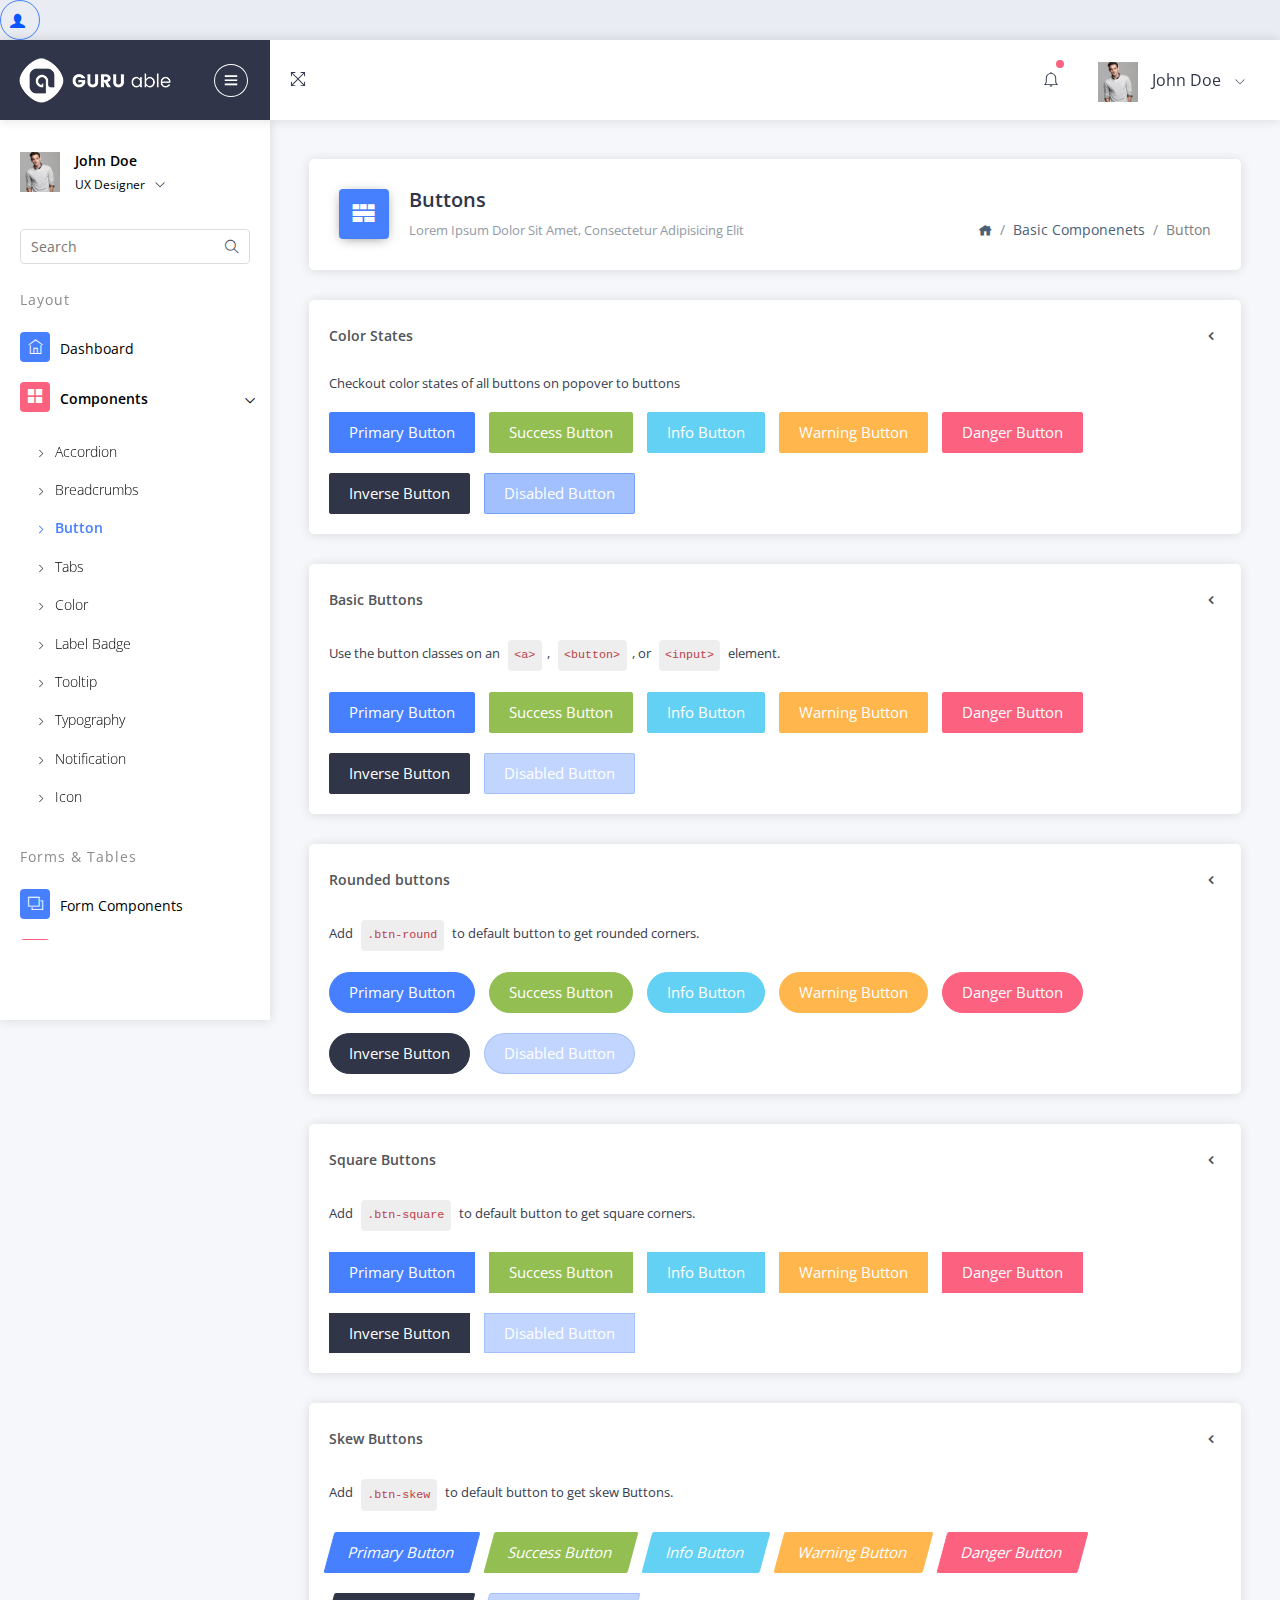
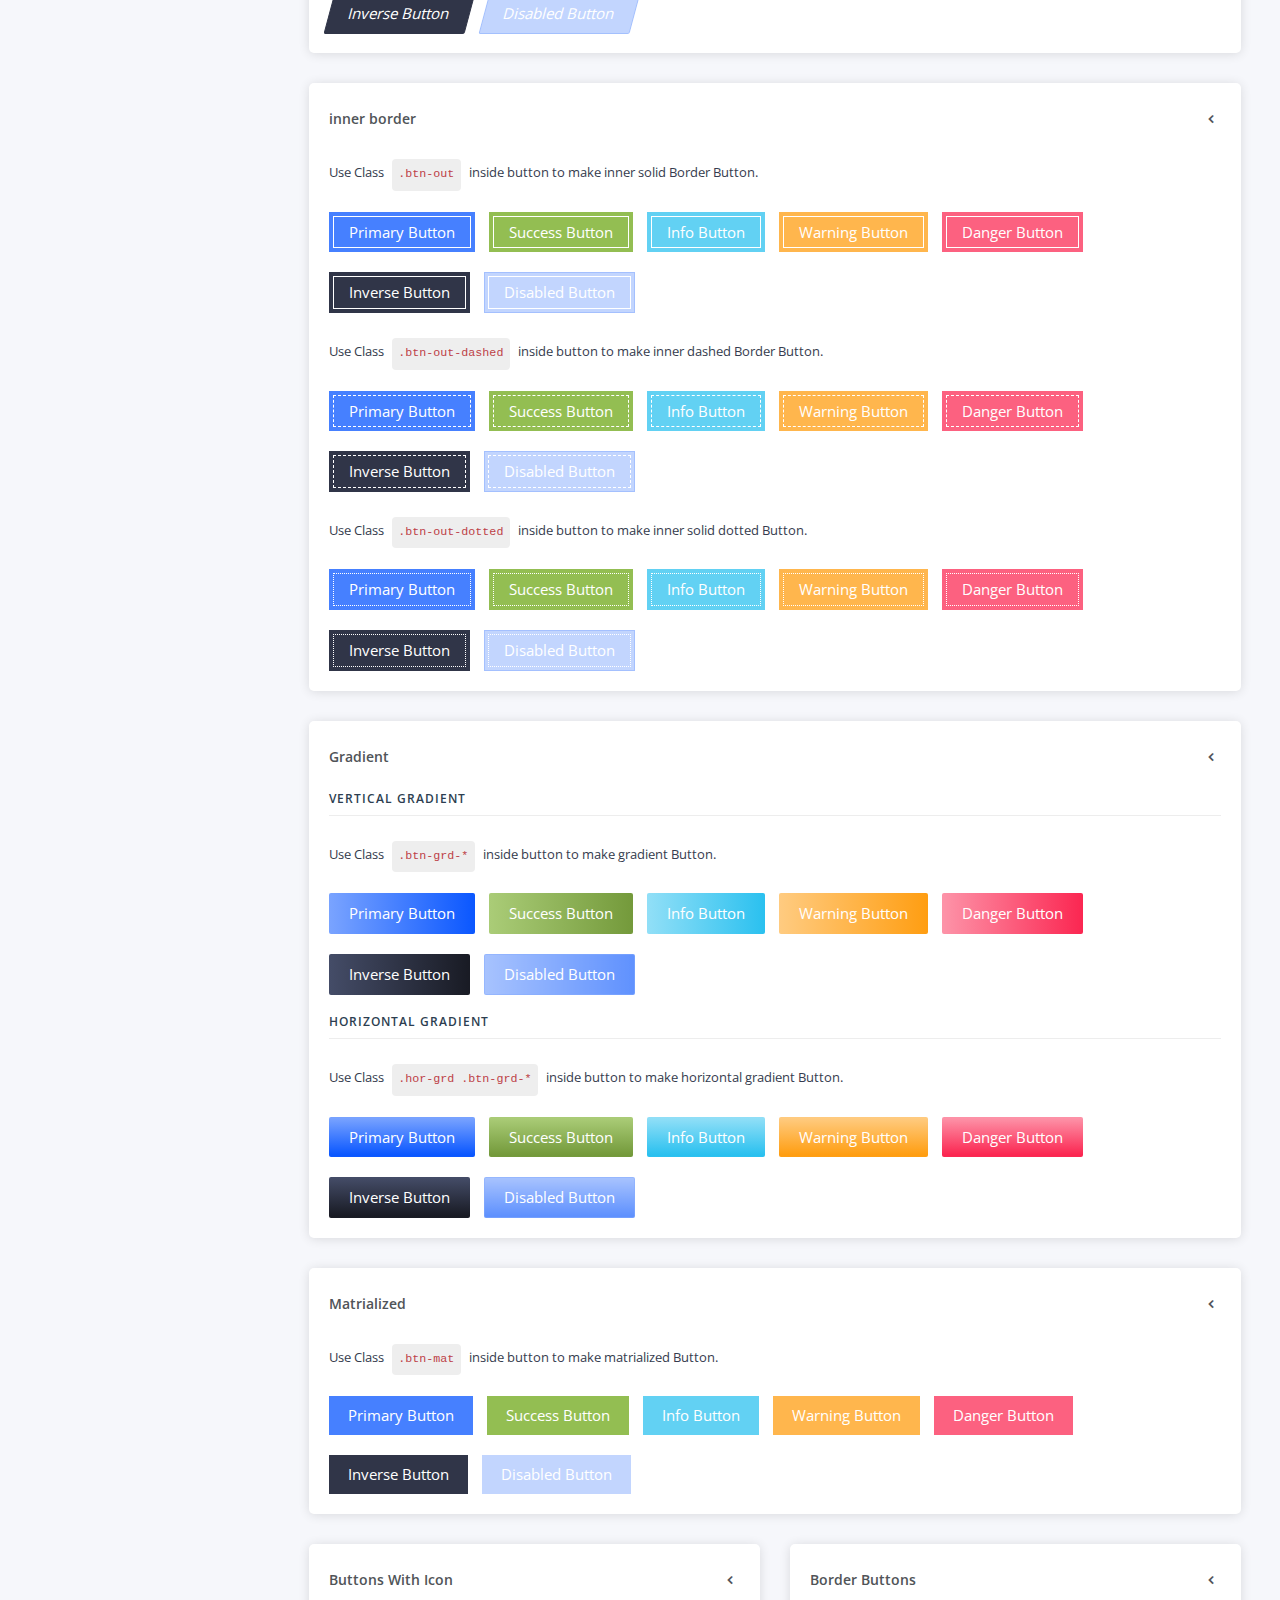
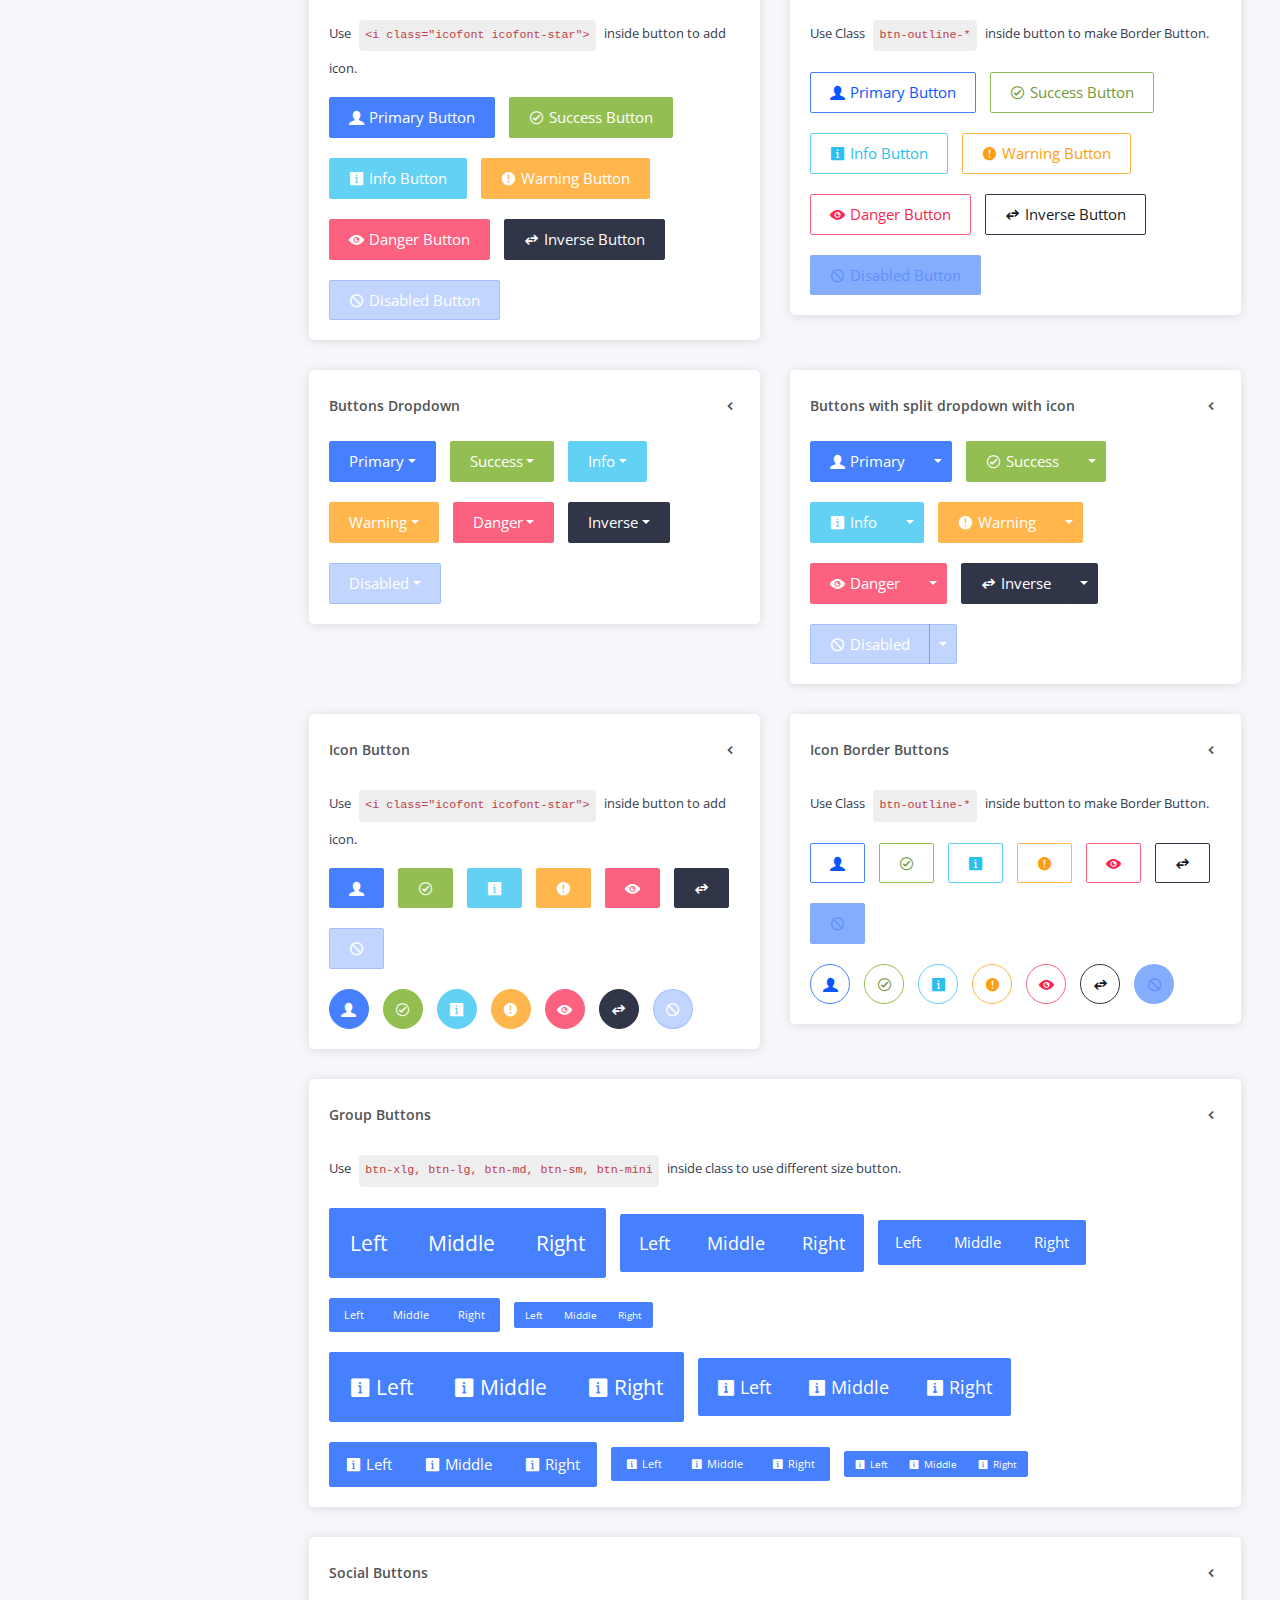
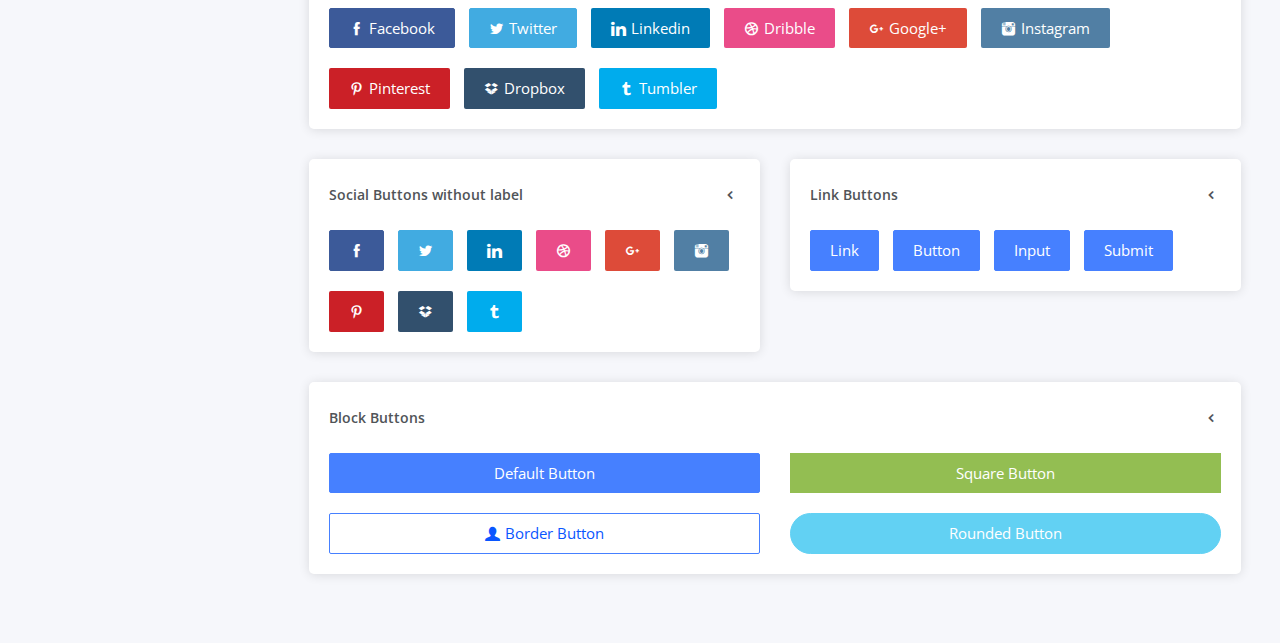
<file: button.html>
<!DOCTYPE html>
<html lang="en">

<head>
    <title>GURU Able - Free Lite Admin Template </title>
    <!-- HTML5 Shim and Respond.js IE9 support of HTML5 elements and media queries -->
    <!-- WARNING: Respond.js doesn't work if you view the page via file:// -->
    <!--[if lt IE 9]>
      <script src="https://oss.maxcdn.com/libs/html5shiv/3.7.0/html5shiv.js"></script>
      <script src="https://oss.maxcdn.com/libs/respond.js/1.4.2/respond.min.js"></script>
      <![endif]-->
      <!-- Meta -->
      <meta charset="utf-8">
      <meta name="viewport" content="width=device-width, initial-scale=1.0, user-scalable=0, minimal-ui">
      <meta http-equiv="X-UA-Compatible" content="IE=edge" />
      <meta name="description" content="CodedThemes">
      <meta name="keywords" content=" Admin , Responsive, Landing, Bootstrap, App, Template, Mobile, iOS, Android, apple, creative app">
      <meta name="author" content="CodedThemes">
      <!-- Favicon icon -->
      <link rel="icon" href="assets/images/favicon.ico" type="image/x-icon">
      <!-- Google font--><link href="https://fonts.googleapis.com/css?family=Open+Sans:400,600,800" rel="stylesheet">
      <!-- Required Fremwork -->
      <link rel="stylesheet" type="text/css" href="assets/css/bootstrap/css/bootstrap.min.css">
      <!-- themify-icons line icon -->
      <link rel="stylesheet" type="text/css" href="assets/icon/themify-icons/themify-icons.css">
      <!-- ico font -->
      <link rel="stylesheet" type="text/css" href="assets/icon/icofont/css/icofont.css">
      <!-- Style.css -->
      <link rel="stylesheet" type="text/css" href="assets/css/style.css">
      <link rel="stylesheet" type="text/css" href="assets/css/jquery.mCustomScrollbar.css">
  </head>

  <body>
    <!-- Pre-loader start -->
    <div class="theme-loader">
        <div class="ball-scale">
            <div class='contain'>
                <div class="ring"><div class="frame"></div></div>
                <div class="ring"><div class="frame"></div></div>
                <div class="ring"><div class="frame"></div></div>
                <div class="ring"><div class="frame"></div></div>
                <div class="ring"><div class="frame"></div></div>
                <div class="ring"><div class="frame"></div></div>
                <div class="ring"><div class="frame"></div></div>
                <div class="ring"><div class="frame"></div></div>
                <div class="ring"><div class="frame"></div></div>
                <div class="ring"><div class="frame"></div></div>
            </div>
        </div>
    </div>

    <button class="btn btn-primary btn-outline-primary btn-icon"><i class="icofont icofont-user-alt-3"></i></button>

    <!-- Pre-loader end -->

    <div id="pcoded" class="pcoded">
        <div class="pcoded-overlay-box"></div>
        <div class="pcoded-container navbar-wrapper">

            <nav class="navbar header-navbar pcoded-header">
                <div class="navbar-wrapper">

                    <div class="navbar-logo">
                        <a class="mobile-menu" id="mobile-collapse" href="#!">
                            <i class="ti-menu"></i>
                        </a>
                        <a class="mobile-search morphsearch-search" href="#">
                            <i class="ti-search"></i>
                        </a>
                        <a href="index.html">
                            <img class="img-fluid" src="assets/images/logo.png" alt="Theme-Logo" />
                        </a>
                        <a class="mobile-options">
                            <i class="ti-more"></i>
                        </a>
                    </div>

                    <div class="navbar-container container-fluid">
                        <ul class="nav-left">
                            <li>
                                <div class="sidebar_toggle"><a href="javascript:void(0)"><i class="ti-menu"></i></a></div>
                            </li>
                            
                            <li>
                                <a href="#!" onclick="javascript:toggleFullScreen()">
                                    <i class="ti-fullscreen"></i>
                                </a>
                            </li>
                        </ul>
                        <ul class="nav-right">
                            <li class="header-notification">
                                <a href="#!">
                                    <i class="ti-bell"></i>
                                    <span class="badge bg-c-pink"></span>
                                </a>
                                <ul class="show-notification">
                                    <li>
                                        <h6>Notifications</h6>
                                        <label class="label label-danger">New</label>
                                    </li>
                                    <li>
                                        <div class="media">
                                            <img class="d-flex align-self-center" src="assets/images/user.png" alt="Generic placeholder image">
                                            <div class="media-body">
                                                <h5 class="notification-user">John Doe</h5>
                                                <p class="notification-msg">Lorem ipsum dolor sit amet, consectetuer elit.</p>
                                                <span class="notification-time">30 minutes ago</span>
                                            </div>
                                        </div>
                                    </li>
                                    <li>
                                        <div class="media">
                                            <img class="d-flex align-self-center" src="assets/images/user.png" alt="Generic placeholder image">
                                            <div class="media-body">
                                                <h5 class="notification-user">Joseph William</h5>
                                                <p class="notification-msg">Lorem ipsum dolor sit amet, consectetuer elit.</p>
                                                <span class="notification-time">30 minutes ago</span>
                                            </div>
                                        </div>
                                    </li>
                                    <li>
                                        <div class="media">
                                            <img class="d-flex align-self-center" src="assets/images/user.png" alt="Generic placeholder image">
                                            <div class="media-body">
                                                <h5 class="notification-user">Sara Soudein</h5>
                                                <p class="notification-msg">Lorem ipsum dolor sit amet, consectetuer elit.</p>
                                                <span class="notification-time">30 minutes ago</span>
                                            </div>
                                        </div>
                                    </li>
                                </ul>
                            </li>
                            
                            <li class="user-profile header-notification">
                                <a href="#!">
                                    <img src="assets/images/avatar-4.jpg" class="img-radius" alt="User-Profile-Image">
                                    <span>John Doe</span>
                                    <i class="ti-angle-down"></i>
                                </a>
                                <ul class="show-notification profile-notification">
                                    <li>
                                        <a href="#!">
                                            <i class="ti-settings"></i> Settings
                                        </a>
                                    </li>
                                    <li>
                                        <a href="#">
                                            <i class="ti-user"></i> Profile
                                        </a>
                                    </li>
                                    <li>
                                        <a href="#">
                                            <i class="ti-email"></i> My Messages
                                        </a>
                                    </li>
                                    <li>
                                        <a href="#">
                                            <i class="ti-lock"></i> Lock Screen
                                        </a>
                                    </li>
                                    <li>
                                        <a href="auth-normal-sign-in.html">
                                            <i class="ti-layout-sidebar-left"></i> Logout
                                        </a>
                                    </li>
                                </ul>
                            </li>
                        </ul>
                        
                    </div>
                </div>
            </nav>

            <div class="pcoded-main-container">
                <div class="pcoded-wrapper">
                    <nav class="pcoded-navbar">
                        <div class="sidebar_toggle"><a href="#"><i class="icon-close icons"></i></a></div>
                        <div class="pcoded-inner-navbar main-menu">
                            <div class="">
                                <div class="main-menu-header">
                                    <img class="img-40 img-radius" src="assets/images/avatar-4.jpg" alt="User-Profile-Image">
                                    <div class="user-details">
                                        <span>John Doe</span>
                                        <span id="more-details">UX Designer<i class="ti-angle-down"></i></span>
                                    </div>
                                </div>

                                <div class="main-menu-content">
                                    <ul>
                                        <li class="more-details">
                                            <a href="#"><i class="ti-user"></i>View Profile</a>
                                            <a href="#!"><i class="ti-settings"></i>Settings</a>
                                            <a href="auth-normal-sign-in.html"><i class="ti-layout-sidebar-left"></i>Logout</a>
                                        </li>
                                    </ul>
                                </div>
                            </div>
                            <div class="pcoded-search">
                                <span class="searchbar-toggle">  </span>
                                <div class="pcoded-search-box ">
                                    <input type="text" placeholder="Search">
                                    <span class="search-icon"><i class="ti-search" aria-hidden="true"></i></span>
                                </div>
                            </div>
                            <div class="pcoded-navigatio-lavel" data-i18n="nav.category.navigation">Layout</div>
                            <ul class="pcoded-item pcoded-left-item">
                                <li class="">
                                    <a href="index.html">
                                        <span class="pcoded-micon"><i class="ti-home"></i><b>D</b></span>
                                        <span class="pcoded-mtext" data-i18n="nav.dash.main">Dashboard</span>
                                        <span class="pcoded-mcaret"></span>
                                    </a>
                                </li>
                                <li class="pcoded-hasmenu active pcoded-trigger">
                                    <a href="javascript:void(0)">
                                        <span class="pcoded-micon"><i class="ti-layout-grid2-alt"></i></span>
                                        <span class="pcoded-mtext"  data-i18n="nav.basic-components.main">Components</span>
                                        <span class="pcoded-mcaret"></span>
                                    </a>
                                    <ul class="pcoded-submenu">
                                        <li class=" ">
                                            <a href="accordion.html">
                                                <span class="pcoded-micon"><i class="ti-angle-right"></i></span>
                                                <span class="pcoded-mtext" data-i18n="nav.basic-components.alert">Accordion</span>
                                                <span class="pcoded-mcaret"></span>
                                            </a>
                                        </li>
                                        <li class=" ">
                                            <a href="breadcrumb.html">
                                                <span class="pcoded-micon"><i class="ti-angle-right"></i></span>
                                                <span class="pcoded-mtext" data-i18n="nav.basic-components.breadcrumbs">Breadcrumbs</span>
                                                <span class="pcoded-mcaret"></span>
                                            </a>
                                        </li>
                                        <li class="active">
                                            <a href="button.html">
                                                <span class="pcoded-micon"><i class="ti-angle-right"></i></span>
                                                <span class="pcoded-mtext" data-i18n="nav.basic-components.alert">Button</span>
                                                <span class="pcoded-mcaret"></span>
                                            </a>
                                        </li>
                                        <li class=" ">
                                            <a href="tabs.html">
                                                <span class="pcoded-micon"><i class="ti-angle-right"></i></span>
                                                <span class="pcoded-mtext" data-i18n="nav.basic-components.breadcrumbs">Tabs</span>
                                                <span class="pcoded-mcaret"></span>
                                            </a>
                                        </li>
                                        <li class=" ">
                                            <a href="color.html">
                                                <span class="pcoded-micon"><i class="ti-angle-right"></i></span>
                                                <span class="pcoded-mtext" data-i18n="nav.basic-components.alert">Color</span>
                                                <span class="pcoded-mcaret"></span>
                                            </a>
                                        </li>
                                        <li class=" ">
                                            <a href="label-badge.html">
                                                <span class="pcoded-micon"><i class="ti-angle-right"></i></span>
                                                <span class="pcoded-mtext" data-i18n="nav.basic-components.breadcrumbs">Label Badge</span>
                                                <span class="pcoded-mcaret"></span>
                                            </a>
                                        </li>
                                        <li class=" ">
                                            <a href="tooltip.html">
                                                <span class="pcoded-micon"><i class="ti-angle-right"></i></span>
                                                <span class="pcoded-mtext" data-i18n="nav.basic-components.alert">Tooltip</span>
                                                <span class="pcoded-mcaret"></span>
                                            </a>
                                        </li>
                                        <li class=" ">
                                            <a href="typography.html">
                                                <span class="pcoded-micon"><i class="ti-angle-right"></i></span>
                                                <span class="pcoded-mtext" data-i18n="nav.basic-components.breadcrumbs">Typography</span>
                                                <span class="pcoded-mcaret"></span>
                                            </a>
                                        </li>
                                        <li class=" ">
                                            <a href="notification.html">
                                                <span class="pcoded-micon"><i class="ti-angle-right"></i></span>
                                                <span class="pcoded-mtext" data-i18n="nav.basic-components.alert">Notification</span>
                                                <span class="pcoded-mcaret"></span>
                                            </a>
                                        </li>
                                        <li class=" ">
                                            <a href="icon-themify.html">
                                                <span class="pcoded-micon"><i class="ti-angle-right"></i></span>
                                                <span class="pcoded-mtext" data-i18n="nav.basic-components.breadcrumbs">Icon</span>
                                                <span class="pcoded-mcaret"></span>
                                            </a>
                                        </li>

                                    </ul>
                                </li>
                            </ul>
                            <div class="pcoded-navigatio-lavel" data-i18n="nav.category.forms">Forms &amp; Tables</div>
                            <ul class="pcoded-item pcoded-left-item">
                                <li>
                                    <a href="form-elements-component.html">
                                        <span class="pcoded-micon"><i class="ti-layers"></i><b>FC</b></span>
                                        <span class="pcoded-mtext" data-i18n="nav.form-components.main">Form Components</span>
                                        <span class="pcoded-mcaret"></span>
                                    </a>
                                </li>
                                <li>
                                    <a href="bs-basic-table.html">
                                        <span class="pcoded-micon"><i class="ti-layers"></i><b>FC</b></span>
                                        <span class="pcoded-mtext" data-i18n="nav.form-components.main">Basic Table</span>
                                        <span class="pcoded-mcaret"></span>
                                    </a>
                                </li>
                                
                            </ul>

                            <div class="pcoded-navigatio-lavel" data-i18n="nav.category.forms">Chart &amp; Maps</div>
                            <ul class="pcoded-item pcoded-left-item">
                                <li>
                                    <a href="chart.html">
                                        <span class="pcoded-micon"><i class="ti-layers"></i><b>FC</b></span>
                                        <span class="pcoded-mtext" data-i18n="nav.form-components.main">Chart</span>
                                        <span class="pcoded-mcaret"></span>
                                    </a>
                                </li>
                                <li>
                                    <a href="map-google.html">
                                        <span class="pcoded-micon"><i class="ti-layers"></i><b>FC</b></span>
                                        <span class="pcoded-mtext" data-i18n="nav.form-components.main">Maps</span>
                                        <span class="pcoded-mcaret"></span>
                                    </a>
                                </li>
                                <li class="pcoded-hasmenu">
                                    <a href="javascript:void(0)">
                                        <span class="pcoded-micon"><i class="ti-layout-grid2-alt"></i></span>
                                        <span class="pcoded-mtext"  data-i18n="nav.basic-components.main">Pages</span>
                                        <span class="pcoded-mcaret"></span>
                                    </a>
                                    <ul class="pcoded-submenu">
                                        <li class=" ">
                                            <a href="auth-normal-sign-in.html">
                                                <span class="pcoded-micon"><i class="ti-angle-right"></i></span>
                                                <span class="pcoded-mtext" data-i18n="nav.basic-components.alert">Login</span>
                                                <span class="pcoded-mcaret"></span>
                                            </a>
                                        </li>
                                        <li class=" ">
                                            <a href="auth-sign-up.html">
                                                <span class="pcoded-micon"><i class="ti-angle-right"></i></span>
                                                <span class="pcoded-mtext" data-i18n="nav.basic-components.breadcrumbs">Register</span>
                                                <span class="pcoded-mcaret"></span>
                                            </a>
                                        </li>
                                        <li class=" ">
                                            <a href="sample-page.html">
                                                <span class="pcoded-micon"><i class="ti-angle-right"></i></span>
                                                <span class="pcoded-mtext" data-i18n="nav.basic-components.breadcrumbs">Sample Page</span>
                                                <span class="pcoded-mcaret"></span>
                                            </a>
                                        </li>
                                    </ul>
                                </li>
                                
                            </ul>

                            <div class="pcoded-navigatio-lavel" data-i18n="nav.category.other">Other</div>
                            <ul class="pcoded-item pcoded-left-item">
                                <li class="pcoded-hasmenu ">
                                    <a href="javascript:void(0)">
                                        <span class="pcoded-micon"><i class="ti-direction-alt"></i><b>M</b></span>
                                        <span class="pcoded-mtext" data-i18n="nav.menu-levels.main">Menu Levels</span>
                                        <span class="pcoded-mcaret"></span>
                                    </a>
                                    <ul class="pcoded-submenu">
                                        <li class="">
                                            <a href="javascript:void(0)">
                                                <span class="pcoded-micon"><i class="ti-angle-right"></i></span>
                                                <span class="pcoded-mtext" data-i18n="nav.menu-levels.menu-level-21">Menu Level 2.1</span>
                                                <span class="pcoded-mcaret"></span>
                                            </a>
                                        </li>
                                        <li class="pcoded-hasmenu ">
                                            <a href="javascript:void(0)">
                                                <span class="pcoded-micon"><i class="ti-direction-alt"></i></span>
                                                <span class="pcoded-mtext" data-i18n="nav.menu-levels.menu-level-22.main">Menu Level 2.2</span>
                                                <span class="pcoded-mcaret"></span>
                                            </a>
                                            <ul class="pcoded-submenu">
                                                <li class="">
                                                    <a href="javascript:void(0)">
                                                        <span class="pcoded-micon"><i class="ti-angle-right"></i></span>
                                                        <span class="pcoded-mtext" data-i18n="nav.menu-levels.menu-level-22.menu-level-31">Menu Level 3.1</span>
                                                        <span class="pcoded-mcaret"></span>
                                                    </a>
                                                </li>
                                            </ul>
                                        </li>
                                        <li class="">
                                            <a href="javascript:void(0)">
                                                <span class="pcoded-micon"><i class="ti-angle-right"></i></span>
                                                <span class="pcoded-mtext" data-i18n="nav.menu-levels.menu-level-23">Menu Level 2.3</span>
                                                <span class="pcoded-mcaret"></span>
                                            </a>
                                        </li>

                                    </ul>
                                </li>
                            </ul>
                        </div>
                    </nav>
                    <div class="pcoded-content">
                        <div class="pcoded-inner-content">
                            <!-- Main-body start -->
                            <div class="main-body">
                                <div class="page-wrapper">
                                    <!-- Page-header start -->
                                    <div class="page-header card">
                                        <div class="row align-items-end">
                                            <div class="col-lg-8">
                                                <div class="page-header-title">
                                                    <i class="icofont icofont-layout bg-c-blue"></i>
                                                    <div class="d-inline">
                                                        <h4>Buttons</h4>
                                                        <span>lorem ipsum dolor sit amet, consectetur adipisicing elit</span>
                                                    </div>
                                                </div>
                                            </div>
                                            <div class="col-lg-4">
                                                <div class="page-header-breadcrumb">
                                                    <ul class="breadcrumb-title">
                                                        <li class="breadcrumb-item">
                                                            <a href="index.html">
                                                                <i class="icofont icofont-home"></i>
                                                            </a>
                                                        </li>
                                                        <li class="breadcrumb-item"><a href="#!">Basic Componenets</a>
                                                        </li>
                                                        <li class="breadcrumb-item"><a href="#!">Button</a>
                                                        </li>
                                                    </ul>
                                                </div>
                                            </div>
                                        </div>
                                    </div>
                                    <!-- Page-header end -->
                                    <!-- Page-body start -->
                                    <div class="page-body button-page">
                                        <div class="row">
                                            <div class="col-sm-12">
                                                <div class="card">
                                                    <div class="card-header">
                                                        <div class="card-header-left">
                                                            <h5>Color States</h5>
                                                        </div>

                                                        <div class="card-header-right">    <ul class="list-unstyled card-option">        <li><i class="icofont icofont-simple-left "></i></li>        <li><i class="icofont icofont-maximize full-card"></i></li>        <li><i class="icofont icofont-minus minimize-card"></i></li>        <li><i class="icofont icofont-refresh reload-card"></i></li>        <li><i class="icofont icofont-error close-card"></i></li>    </ul></div>
                                                    </div>
                                                    <div class="card-block">
                                                        <p>Checkout color states of all buttons on popover to buttons</p>
                                                        <button type="button" class="btn btn-primary" id="primary-popover-content" data-container="body" data-toggle="popover" title="Primary color states" data-placement="bottom" data-content="<div class='color-code'>
                                                            <div class='row'>
                                                              <div class='col-sm-6 col-xs-12'>
                                                                <span class='block'>Normal</span>
                                                                <span class='block'>
                                                                  <small>#4680ff</small>
                                                              </span>
                                                          </div>
                                                          <div class='col-sm-6 col-xs-12'>
                                                            <div class='display-color' style='background-color:#4680ff;'></div>
                                                        </div>
                                                    </div>
                                                </div>

                                                <div class='color-code'>
                                                  <div class='row'>
                                                    <div class='col-sm-6 col-xs-12'>
                                                      <span class='block'>Hover</span>
                                                      <span class='block'>
                                                        <small>#79a3ff</small>
                                                    </span>
                                                </div>
                                                <div class='col-sm-6 col-xs-12'>
                                                  <div class='display-color' style='background-color:#79a3ff;'></div>
                                              </div>
                                          </div>
                                      </div>

                                      <div class='color-code'>
                                          <div class='row'>
                                            <div class='col-sm-6 col-xs-12'>
                                              <span class='block'>Active</span>
                                              <span class='block'>
                                                <small>#0956ff</small>
                                            </span>
                                        </div>
                                        <div class='col-sm-6 col-xs-12'>
                                          <div class='display-color' style='background-color:#0956ff;'></div>
                                      </div>
                                  </div>
                              </div>

                              <div class='color-code'>
                                  <div class='row'>
                                    <div class='col-sm-6 col-xs-12'>
                                      <span class='block'>Disabled</span>
                                      <span class='block'>
                                        <small>#c3d5ff</small>
                                    </span>
                                </div>
                                <div class='col-sm-6 col-xs-12'>
                                  <div class='display-color' style='background-color:#c3d5ff;'></div>
                              </div>
                          </div>
                      </div>

                      ">Primary button</button>
                      <button type="button" class="btn btn-success" data-container="body" data-toggle="popover" title="Success color states" data-placement="bottom" data-content="<div class='color-code'>
                        <div class='row'>
                          <div class='col-sm-6 col-xs-12'>
                            <span class='block'>Normal</span>
                            <span class='block'>
                              <small>#93BE52</small>
                          </span>
                      </div>
                      <div class='col-sm-6 col-xs-12'>
                        <div class='display-color' style='background-color:#93BE52;'></div>
                    </div>
                </div>
            </div>

            <div class='color-code'>
              <div class='row'>
                <div class='col-sm-6 col-xs-12'>
                  <span class='block'>Hover</span>
                  <span class='block'>
                    <small>#aacc77</small>
                </span>
            </div>
            <div class='col-sm-6 col-xs-12'>
              <div class='display-color' style='background-color:#aacc77;'></div>
          </div>
      </div>
  </div>

  <div class='color-code'>
      <div class='row'>
        <div class='col-sm-6 col-xs-12'>
          <span class='block'>Active</span>
          <span class='block'>
            <small>#73993a</small>
        </span>
    </div>
    <div class='col-sm-6 col-xs-12'>
      <div class='display-color' style='background-color:#73993a;'></div>
  </div>
</div>
</div>

<div class='color-code'>
  <div class='row'>
    <div class='col-sm-6 col-xs-12'>
      <span class='block'>Disabled</span>
      <span class='block'>
        <small>#dce9c6</small>
    </span>
</div>
<div class='col-sm-6 col-xs-12'>
  <div class='display-color' style='background-color:#dce9c6;'></div>
</div>
</div>
</div>">Success button</button>
<button type="button" class="btn btn-info" data-container="body" data-toggle="popover" title="Info color states" data-placement="bottom" data-content="<div class='color-code'>
    <div class='row'>
      <div class='col-sm-6 col-xs-12'>
        <span class='block'>Normal</span>
        <span class='block'>
          <small>#62d1f3</small>
      </span>
  </div>
  <div class='col-sm-6 col-xs-12'>
    <div class='display-color' style='background-color:#62d1f3;'></div>
</div>
</div>
</div>

<div class='color-code'>
  <div class='row'>
    <div class='col-sm-6 col-xs-12'>
      <span class='block'>Hover</span>
      <span class='block'>
        <small>#91dff7</small>
    </span>
</div>
<div class='col-sm-6 col-xs-12'>
  <div class='display-color' style='background-color:#91dff7;'></div>
</div>
</div>
</div>

<div class='color-code'>
  <div class='row'>
    <div class='col-sm-6 col-xs-12'>
      <span class='block'>Active</span>
      <span class='block'>
        <small>#29c0ef</small>
    </span>
</div>
<div class='col-sm-6 col-xs-12'>
  <div class='display-color' style='background-color:#29c0ef;'></div>
</div>
</div>
</div>

<div class='color-code'>
  <div class='row'>
    <div class='col-sm-6 col-xs-12'>
      <span class='block'>Disabled</span>
      <span class='block'>
        <small>#ccf0fb</small>
    </span>
</div>
<div class='col-sm-6 col-xs-12'>
  <div class='display-color' style='background-color:#ccf0fb;'></div>
</div>
</div>
</div>">Info button</button>
<button type="button" class="btn btn-warning" data-container="body" data-toggle="popover" title="Warning color states" data-placement="bottom" data-content="<div class='color-code'>
    <div class='row'>
      <div class='col-sm-6 col-xs-12'>
        <span class='block'>Normal</span>
        <span class='block'>
          <small>#FFB64D</small>
      </span>
  </div>
  <div class='col-sm-6 col-xs-12'>
    <div class='display-color' style='background-color:#FFB64D;'></div>
</div>
</div>
</div>

<div class='color-code'>
  <div class='row'>
    <div class='col-sm-6 col-xs-12'>
      <span class='block'>Hover</span>
      <span class='block'>
        <small>#ffcb80</small>
    </span>
</div>
<div class='col-sm-6 col-xs-12'>
  <div class='display-color' style='background-color:#ffcb80;'></div>
</div>
</div>
</div>

<div class='color-code'>
  <div class='row'>
    <div class='col-sm-6 col-xs-12'>
      <span class='block'>Active</span>
      <span class='block'>
        <small>#ff9d10</small>
    </span>
</div>
<div class='col-sm-6 col-xs-12'>
  <div class='display-color' style='background-color:#ff9d10;'></div>
</div>
</div>
</div>

<div class='color-code'>
  <div class='row'>
    <div class='col-sm-6 col-xs-12'>
      <span class='block'>Disabled</span>
      <span class='block'>
        <small>#ffe7c4</small>
    </span>
</div>
<div class='col-sm-6 col-xs-12'>
  <div class='display-color' style='background-color:#ffe7c4;'></div>
</div>
</div>
</div>">warning button</button>
<button type="button" class="btn btn-danger" data-container="body" data-toggle="popover" title="Danger color states" data-placement="bottom" data-content="<div class='color-code'>
    <div class='row'>
      <div class='col-sm-6 col-xs-12'>
        <span class='block'>Normal</span>
        <span class='block'>
          <small>#FC6180</small>
      </span>
  </div>
  <div class='col-sm-6 col-xs-12'>
    <div class='display-color' style='background-color:#FC6180;'></div>
</div>
</div>
</div>

<div class='color-code'>
  <div class='row'>
    <div class='col-sm-6 col-xs-12'>
      <span class='block'>Hover</span>
      <span class='block'>
        <small>#fd93a8</small>
    </span>
</div>
<div class='col-sm-6 col-xs-12'>
  <div class='display-color' style='background-color:#fd93a8;'></div>
</div>
</div>
</div>

<div class='color-code'>
  <div class='row'>
    <div class='col-sm-6 col-xs-12'>
      <span class='block'>Active</span>
      <span class='block'>
        <small>#fb2550</small>
    </span>
</div>
<div class='col-sm-6 col-xs-12'>
  <div class='display-color' style='background-color:#fb2550;'></div>
</div>
</div>
</div>

<div class='color-code'>
  <div class='row'>
    <div class='col-sm-6 col-xs-12'>
      <span class='block'>Disabled</span>
      <span class='block'>
        <small>#fecbd5</small>
    </span>
</div>
<div class='col-sm-6 col-xs-12'>
  <div class='display-color' style='background-color:#fecbd5;'></div>
</div>
</div>
</div>">Danger button</button>
<button type="button" class="btn btn-inverse" data-container="body" data-toggle="popover" title="Inverse color states" data-placement="bottom" data-content="<div class='color-code'>
    <div class='row'>
      <div class='col-sm-6 col-xs-12'>
        <span class='block'>Normal</span>
        <span class='block'>
          <small>#303548</small>
      </span>
  </div>
  <div class='col-sm-6 col-xs-12'>
    <div class='display-color' style='background-color:#303548;'></div>
</div>
</div>
</div>

<div class='color-code'>
  <div class='row'>
    <div class='col-sm-6 col-xs-12'>
      <span class='block'>Hover</span>
      <span class='block'>
        <small>#444c67</small>
    </span>
</div>
<div class='col-sm-6 col-xs-12'>
  <div class='display-color' style='background-color:#444c67;'></div>
</div>
</div>
</div>

<div class='color-code'>
  <div class='row'>
    <div class='col-sm-6 col-xs-12'>
      <span class='block'>Active</span>
      <span class='block'>
        <small>#181a23</small>
    </span>
</div>
<div class='col-sm-6 col-xs-12'>
  <div class='display-color' style='background-color:#181a23;'></div>
</div>
</div>
</div>

<div class='color-code'>
  <div class='row'>
    <div class='col-sm-6 col-xs-12'>
      <span class='block'>Disabled</span>
      <span class='block'>
        <small>#bbbdc3</small>
    </span>
</div>
<div class='col-sm-6 col-xs-12'>
  <div class='display-color' style='background-color:#bbbdc3;'></div>
</div>
</div>
</div>">Inverse button</button>
<button type="button" class="btn btn-disabled" data-container="body" data-toggle="popover" title="Disabled color states" data-placement="bottom" data-content="Vivamus sagittis lacus vel augue laoreet rutrum faucibus.">Disabled button</button>
</div>
</div>
</div>
<div class="col-sm-12">
    <div class="card">
        <div class="card-header">
            <div class="card-header-left">
                <h5>Basic Buttons</h5>
            </div>

            <div class="card-header-right">    <ul class="list-unstyled card-option">        <li><i class="icofont icofont-simple-left "></i></li>        <li><i class="icofont icofont-maximize full-card"></i></li>        <li><i class="icofont icofont-minus minimize-card"></i></li>        <li><i class="icofont icofont-refresh reload-card"></i></li>        <li><i class="icofont icofont-error close-card"></i></li>    </ul></div>
        </div>
        <div class="card-block">

            <!-- button Default -->
            <p>
                Use the button classes on an <code>&lt;a&gt;</code>, <code>&lt;button&gt;</code>, or <code>&lt;input&gt;</code> element.
            </p>
            <button class="btn btn-primary">Primary Button</button>
            <button class="btn btn-success">Success Button</button>
            <button class="btn btn-info">Info Button</button>
            <button class="btn btn-warning">Warning Button</button>
            <button class="btn btn-danger">Danger Button</button>
            <button class="btn btn-inverse">Inverse Button</button>
            <button class="btn btn-disabled disabled">Disabled Button</button>
        </div>
    </div>
    <div class="card">
        <div class="card-header">
            <div class="card-header-left">
                <h5>Rounded buttons</h5>
            </div>
            <div class="card-header-right">    <ul class="list-unstyled card-option">        <li><i class="icofont icofont-simple-left "></i></li>        <li><i class="icofont icofont-maximize full-card"></i></li>        <li><i class="icofont icofont-minus minimize-card"></i></li>        <li><i class="icofont icofont-refresh reload-card"></i></li>        <li><i class="icofont icofont-error close-card"></i></li>    </ul></div>
        </div>
        <div class="card-block">
            <!-- button Rounded -->
            <p> Add <code>.btn-round</code> to default button to get rounded corners.</p>
            <button class="btn btn-primary btn-round">Primary Button</button>
            <button class="btn btn-success btn-round">Success Button</button>
            <button class="btn btn-info btn-round">Info Button</button>
            <button class="btn btn-warning btn-round">Warning Button</button>
            <button class="btn btn-danger btn-round">Danger Button</button>
            <button class="btn btn-inverse btn-round">Inverse Button</button>
            <button class="btn btn-disabled btn-round disabled">Disabled Button</button>
        </div>
    </div>
    <div class="card">
        <div class="card-header">
            <div class="card-header-left">
                <h5>Square Buttons</h5>
            </div>
            <div class="card-header-right">    <ul class="list-unstyled card-option">        <li><i class="icofont icofont-simple-left "></i></li>        <li><i class="icofont icofont-maximize full-card"></i></li>        <li><i class="icofont icofont-minus minimize-card"></i></li>        <li><i class="icofont icofont-refresh reload-card"></i></li>        <li><i class="icofont icofont-error close-card"></i></li>    </ul></div>
        </div>
        <div class="card-block">
            <!-- buttton square -->
            <p> Add <code>.btn-square</code> to default button to get square corners.</p>
            <button class="btn btn-primary btn-square">Primary Button</button>
            <button class="btn btn-success btn-square">Success Button</button>
            <button class="btn btn-info btn-square">Info Button</button>
            <button class="btn btn-warning btn-square">Warning Button</button>
            <button class="btn btn-danger btn-square">Danger Button</button>
            <button class="btn btn-inverse btn-square">Inverse Button</button>
            <button class="btn btn-disabled btn-square disabled">Disabled Button</button>
        </div>
    </div>
    <div class="card">
        <div class="card-header">
            <div class="card-header-left">
                <h5>Skew Buttons</h5>
            </div>
            <div class="card-header-right">    <ul class="list-unstyled card-option">        <li><i class="icofont icofont-simple-left "></i></li>        <li><i class="icofont icofont-maximize full-card"></i></li>        <li><i class="icofont icofont-minus minimize-card"></i></li>        <li><i class="icofont icofont-refresh reload-card"></i></li>        <li><i class="icofont icofont-error close-card"></i></li>    </ul></div>
        </div>
        <div class="card-block">
            <!-- buttton skew -->
            <p> Add <code>.btn-skew</code> to default button to get skew Buttons.</p>
            <button class="btn btn-primary btn-skew">Primary Button</button>
            <button class="btn btn-success btn-skew">Success Button</button>
            <button class="btn btn-info btn-skew">Info Button</button>
            <button class="btn btn-warning btn-skew">Warning Button</button>
            <button class="btn btn-danger btn-skew">Danger Button</button>
            <button class="btn btn-inverse btn-skew">Inverse Button</button>
            <button class="btn btn-disabled btn-skew disabled">Disabled Button</button>
        </div>
    </div>
    <div class="card">
        <div class="card-header">
            <div class="card-header-left">
                <h5>inner border</h5>
            </div>
            <div class="card-header-right">    <ul class="list-unstyled card-option">        <li><i class="icofont icofont-simple-left "></i></li>        <li><i class="icofont icofont-maximize full-card"></i></li>        <li><i class="icofont icofont-minus minimize-card"></i></li>        <li><i class="icofont icofont-refresh reload-card"></i></li>        <li><i class="icofont icofont-error close-card"></i></li>    </ul></div>
        </div>
        <div class="card-block">
            <p>Use Class <code>.btn-out</code> inside button to make inner solid Border Button.</p>
            <button class="btn btn-out btn-primary btn-square">Primary Button</button>
            <button class="btn btn-out btn-success btn-square">Success Button</button>
            <button class="btn btn-out btn-info btn-square">Info Button</button>
            <button class="btn btn-out btn-warning btn-square">Warning Button</button>
            <button class="btn btn-out btn-danger btn-square">Danger Button</button>
            <button class="btn btn-out btn-inverse btn-square">Inverse Button</button>
            <button class="btn btn-out btn-disabled btn-square disabled">Disabled Button</button>
            <p>Use Class <code>.btn-out-dashed</code> inside button to make inner dashed Border Button.</p>
            <button class="btn btn-out-dashed btn-primary btn-square">Primary Button</button>
            <button class="btn btn-out-dashed btn-success btn-square">Success Button</button>
            <button class="btn btn-out-dashed btn-info btn-square">Info Button</button>
            <button class="btn btn-out-dashed btn-warning btn-square">Warning Button</button>
            <button class="btn btn-out-dashed btn-danger btn-square">Danger Button</button>
            <button class="btn btn-out-dashed btn-inverse btn-square">Inverse Button</button>
            <button class="btn btn-out-dashed btn-disabled btn-square disabled">Disabled Button</button>
            <p>Use Class <code>.btn-out-dotted</code> inside button to make inner solid dotted Button.</p>
            <button class="btn btn-out-dotted btn-primary btn-square">Primary Button</button>
            <button class="btn btn-out-dotted btn-success btn-square">Success Button</button>
            <button class="btn btn-out-dotted btn-info btn-square">Info Button</button>
            <button class="btn btn-out-dotted btn-warning btn-square">Warning Button</button>
            <button class="btn btn-out-dotted btn-danger btn-square">Danger Button</button>
            <button class="btn btn-out-dotted btn-inverse btn-square">Inverse Button</button>
            <button class="btn btn-out-dotted btn-disabled btn-square disabled">Disabled Button</button>
        </div>
    </div>
    <div class="card">
        <div class="card-header">
            <div class="card-header-left">
                <h5>Gradient</h5>
            </div>
            <div class="card-header-right">    <ul class="list-unstyled card-option">        <li><i class="icofont icofont-simple-left "></i></li>        <li><i class="icofont icofont-maximize full-card"></i></li>        <li><i class="icofont icofont-minus minimize-card"></i></li>        <li><i class="icofont icofont-refresh reload-card"></i></li>        <li><i class="icofont icofont-error close-card"></i></li>    </ul></div>
        </div>
        <div class="card-block">
            <h4 class="sub-title">Vertical gradient</h4>
            <p>Use Class <code>.btn-grd-*</code> inside button to make gradient Button.</p>
            <button class="btn btn-grd-primary ">Primary Button</button>
            <button class="btn btn-grd-success">Success Button</button>
            <button class="btn btn-grd-info ">Info Button</button>
            <button class="btn btn-grd-warning ">Warning Button</button>
            <button class="btn btn-grd-danger ">Danger Button</button>
            <button class="btn btn-grd-inverse ">Inverse Button</button>
            <button class="btn btn-grd-disabled btn-disabled disabled">Disabled Button</button>
            <h4 class="sub-title">Horizontal gradient</h4>
            <p>Use Class <code>.hor-grd .btn-grd-*</code> inside button to make horizontal gradient Button.</p>
            <button class="btn hor-grd btn-grd-primary ">Primary Button</button>
            <button class="btn hor-grd btn-grd-success">Success Button</button>
            <button class="btn hor-grd btn-grd-info ">Info Button</button>
            <button class="btn hor-grd btn-grd-warning ">Warning Button</button>
            <button class="btn hor-grd btn-grd-danger ">Danger Button</button>
            <button class="btn hor-grd btn-grd-inverse ">Inverse Button</button>
            <button class="btn hor-grd btn-grd-disabled btn-disabled disabled">Disabled Button</button>
        </div>
    </div>
    <div class="card">
        <div class="card-header">
            <div class="card-header-left">
                <h5>Matrialized</h5>
            </div>
            <div class="card-header-right">    <ul class="list-unstyled card-option">        <li><i class="icofont icofont-simple-left "></i></li>        <li><i class="icofont icofont-maximize full-card"></i></li>        <li><i class="icofont icofont-minus minimize-card"></i></li>        <li><i class="icofont icofont-refresh reload-card"></i></li>        <li><i class="icofont icofont-error close-card"></i></li>    </ul></div>
        </div>
        <div class="card-block">
            <p>Use Class <code>.btn-mat</code> inside button to make matrialized Button.</p>
            <button class="btn btn-mat btn-primary ">Primary Button</button>
            <button class="btn btn-mat btn-success">Success Button</button>
            <button class="btn btn-mat btn-info ">Info Button</button>
            <button class="btn btn-mat btn-warning ">Warning Button</button>
            <button class="btn btn-mat btn-danger ">Danger Button</button>
            <button class="btn btn-mat btn-inverse ">Inverse Button</button>
            <button class="btn btn-mat btn-disabled disabled">Disabled Button</button>
        </div>
    </div>
</div>
</div>
<div class="row">
    <div class="col-sm-6">
        <div class="card">
            <div class="card-header">
                <div class="card-header-left">
                    <h5>Buttons With Icon</h5>
                </div>

                <div class="card-header-right">    <ul class="list-unstyled card-option">        <li><i class="icofont icofont-simple-left "></i></li>        <li><i class="icofont icofont-maximize full-card"></i></li>        <li><i class="icofont icofont-minus minimize-card"></i></li>        <li><i class="icofont icofont-refresh reload-card"></i></li>        <li><i class="icofont icofont-error close-card"></i></li>    </ul></div>
            </div>
            <div class="card-block">
                <!-- button Default -->
                <p>Use <code>&lt;i class="icofont icofont-star"&gt;</code> inside button to add icon.</p>
                <button class="btn btn-primary"><i class="icofont icofont-user-alt-3"></i>Primary Button</button>
                <button class="btn btn-success"><i class="icofont icofont-check-circled"></i>Success Button</button>
                <button class="btn btn-info"><i class="icofont icofont-info-square"></i>Info Button</button>
                <button class="btn btn-warning"><i class="icofont icofont-warning-alt"></i>Warning Button</button>
                <button class="btn btn-danger"><i class="icofont icofont-eye-alt"></i>Danger Button</button>
                <button class="btn btn-inverse"><i class="icofont icofont-exchange"></i>Inverse Button</button>
                <button class="btn btn-disabled disabled"><i class="icofont icofont-not-allowed"></i>Disabled Button</button>
            </div>
        </div>
    </div>
    <!-- Border button -->
    <div class="col-sm-6">
        <div class="card">
            <div class="card-header">
                <div class="card-header-left">
                    <h5>Border Buttons</h5>
                </div>

                <div class="card-header-right">    <ul class="list-unstyled card-option">        <li><i class="icofont icofont-simple-left "></i></li>        <li><i class="icofont icofont-maximize full-card"></i></li>        <li><i class="icofont icofont-minus minimize-card"></i></li>        <li><i class="icofont icofont-refresh reload-card"></i></li>        <li><i class="icofont icofont-error close-card"></i></li>    </ul></div>
            </div>
            <div class="card-block">
                <!-- button Default -->
                <p>Use Class <code>btn-outline-*</code> inside button to make Border Button.</p>
                <button class="btn btn-primary btn-outline-primary"><i class="icofont icofont-user-alt-3"></i>Primary Button</button>
                <button class="btn btn-success btn-outline-success"><i class="icofont icofont-check-circled"></i>Success Button</button>
                <button class="btn btn-info btn-outline-info"><i class="icofont icofont-info-square"></i>Info Button</button>
                <button class="btn btn-warning btn-outline-warning"><i class="icofont icofont-warning-alt"></i>Warning Button</button>
                <button class="btn btn-danger btn-outline-danger"><i class="icofont icofont-eye-alt"></i>Danger Button</button>
                <button class="btn btn-inverse btn-outline-inverse"><i class="icofont icofont-exchange"></i>Inverse Button</button>
                <button class="btn btn-disabled btn-outline-disabled disabled"><i class="icofont icofont-not-allowed"></i>Disabled Button</button>
            </div>
        </div>
    </div>
</div>
<div class="row">
    <div class="col-sm-6">
        <div class="card">
            <div class="card-header">
                <div class="card-header-left">
                    <h5>Buttons Dropdown</h5>
                </div>

                <div class="card-header-right">    <ul class="list-unstyled card-option">        <li><i class="icofont icofont-simple-left "></i></li>        <li><i class="icofont icofont-maximize full-card"></i></li>        <li><i class="icofont icofont-minus minimize-card"></i></li>        <li><i class="icofont icofont-refresh reload-card"></i></li>        <li><i class="icofont icofont-error close-card"></i></li>    </ul></div>
            </div>
            <div class="card-block">
                <!-- button Default -->
                <div class="dropdown-primary dropdown open">
                    <button class="btn btn-primary dropdown-toggle waves-effect waves-light " type="button" id="dropdown-2" data-toggle="dropdown" aria-haspopup="true" aria-expanded="true">Primary</button>
                    <div class="dropdown-menu" aria-labelledby="dropdown-2" data-dropdown-in="fadeIn" data-dropdown-out="fadeOut">
                        <a class="dropdown-item waves-light waves-effect" href="#">Action</a>
                        <a class="dropdown-item waves-light waves-effect" href="#">Another action</a>
                        <a class="dropdown-item waves-light waves-effect" href="#">Something else here</a>
                        <div class="dropdown-divider"></div>
                        <a class="dropdown-item waves-light waves-effect" href="#">Something else here</a>
                    </div>
                </div>
                <div class="dropdown-success dropdown open">
                    <button class="btn btn-success dropdown-toggle waves-effect waves-light " type="button" id="dropdown-3" data-toggle="dropdown" aria-haspopup="true" aria-expanded="true">Success</button>
                    <div class="dropdown-menu" aria-labelledby="dropdown-3" data-dropdown-in="fadeIn" data-dropdown-out="fadeOut">
                        <a class="dropdown-item waves-light waves-effect" href="#">Action</a>
                        <a class="dropdown-item waves-light waves-effect" href="#">Another action</a>
                        <a class="dropdown-item waves-light waves-effect" href="#">Something else here</a>
                    </div>
                </div>
                <div class="dropdown-info dropdown open">
                    <button class="btn btn-info dropdown-toggle waves-effect waves-light " type="button" id="dropdown-4" data-toggle="dropdown" aria-haspopup="true" aria-expanded="true">Info</button>
                    <div class="dropdown-menu" aria-labelledby="dropdown-4" data-dropdown-in="fadeIn" data-dropdown-out="fadeOut">
                        <a class="dropdown-item waves-light waves-effect" href="#">Action</a>
                        <a class="dropdown-item waves-light waves-effect" href="#">Another action</a>
                        <a class="dropdown-item waves-light waves-effect" href="#">Something else here</a>
                    </div>
                </div>
                <div class="dropdown-warning dropdown open">
                    <button class="btn btn-warning dropdown-toggle waves-effect waves-light " type="button" id="dropdown-5" data-toggle="dropdown" aria-haspopup="true" aria-expanded="true">Warning</button>
                    <div class="dropdown-menu" aria-labelledby="dropdown-5" data-dropdown-in="fadeIn" data-dropdown-out="fadeOut">
                        <a class="dropdown-item waves-light waves-effect" href="#">Action</a>
                        <a class="dropdown-item waves-light waves-effect" href="#">Another action</a>
                        <a class="dropdown-item waves-light waves-effect" href="#">Something else here</a>
                    </div>
                </div>
                <div class="dropdown-danger dropdown open">
                    <button class="btn btn-danger dropdown-toggle waves-effect waves-light " type="button" id="dropdown-6" data-toggle="dropdown" aria-haspopup="true" aria-expanded="true">Danger</button>
                    <div class="dropdown-menu" aria-labelledby="dropdown-6" data-dropdown-in="fadeIn" data-dropdown-out="fadeOut">
                        <a class="dropdown-item waves-light waves-effect" href="#">Action</a>
                        <a class="dropdown-item waves-light waves-effect" href="#">Another action</a>
                        <a class="dropdown-item waves-light waves-effect" href="#">Something else here</a>
                    </div>
                </div>
                <div class="dropdown-inverse dropdown open">
                    <button class="btn btn-inverse dropdown-toggle waves-effect waves-light " type="button" id="dropdown-7" data-toggle="dropdown" aria-haspopup="true" aria-expanded="true">Inverse</button>
                    <div class="dropdown-menu" aria-labelledby="dropdown-7" data-dropdown-in="fadeIn" data-dropdown-out="fadeOut">
                        <a class="dropdown-item waves-light waves-effect" href="#">Action</a>
                        <a class="dropdown-item waves-light waves-effect" href="#">Another action</a>
                        <a class="dropdown-item waves-light waves-effect" href="#">Something else here</a>
                    </div>
                </div>
                <div class="dropdown-disabled dropdown open">
                    <button class="btn btn-disabled dropdown-toggle waves-effect waves-light disabled" type="button" id="dropdown-8" data-toggle="dropdown" aria-haspopup="true" aria-expanded="true">Disabled</button>
                    <div class="dropdown-menu" aria-labelledby="dropdown-8" data-dropdown-in="fadeIn" data-dropdown-out="fadeOut">
                        <a class="dropdown-item waves-light waves-effect" href="#">Action</a>
                        <a class="dropdown-item waves-light waves-effect" href="#">Another action</a>
                        <a class="dropdown-item waves-light waves-effect" href="#">Something else here</a>
                    </div>
                </div>
            </div>
        </div>
    </div>
    <!-- Border button -->
    <div class="col-sm-6">
        <div class="card">
            <div class="card-header">
                <div class="card-header-left">
                    <h5>Buttons with split dropdown with icon</h5>
                </div>

                <div class="card-header-right">    <ul class="list-unstyled card-option">        <li><i class="icofont icofont-simple-left "></i></li>        <li><i class="icofont icofont-maximize full-card"></i></li>        <li><i class="icofont icofont-minus minimize-card"></i></li>        <li><i class="icofont icofont-refresh reload-card"></i></li>        <li><i class="icofont icofont-error close-card"></i></li>    </ul></div>
            </div>
            <div class="card-block">

                <div class="btn-group dropdown-split-primary">
                    <button type="button" class="btn btn-primary"><i class="icofont icofont-user-alt-3"></i>Primary</button>
                    <button type="button" class="btn btn-primary dropdown-toggle dropdown-toggle-split waves-effect waves-light" data-toggle="dropdown" aria-haspopup="true" aria-expanded="false">
                        <span class="sr-only">Toggle primary</span>
                    </button>
                    <div class="dropdown-menu">
                        <a class="dropdown-item waves-effect waves-light" href="#">Action</a>
                        <a class="dropdown-item waves-effect waves-light" href="#">Another action</a>
                        <a class="dropdown-item waves-effect waves-light" href="#">Something else here</a>
                        <div class="dropdown-divider"></div>
                        <a class="dropdown-item waves-effect waves-light" href="#">Separated link</a>
                    </div>
                </div>
                <div class="btn-group dropdown-split-success">
                    <button type="button" class="btn btn-success"><i class="icofont icofont-check-circled"></i>Success</button>
                    <button type="button" class="btn btn-success dropdown-toggle dropdown-toggle-split waves-effect waves-light" data-toggle="dropdown" aria-haspopup="true" aria-expanded="false">
                        <span class="sr-only">Toggle primary</span>
                    </button>
                    <div class="dropdown-menu">
                        <a class="dropdown-item waves-effect waves-light" href="#">Action</a>
                        <a class="dropdown-item waves-effect waves-light" href="#">Another action</a>
                        <a class="dropdown-item waves-effect waves-light" href="#">Something else here</a>
                        <div class="dropdown-divider"></div>
                        <a class="dropdown-item waves-effect waves-light" href="#">Separated link</a>
                    </div>
                </div>
                <div class="btn-group dropdown-split-info">
                    <button type="button" class="btn btn-info"><i class="icofont icofont-info-square"></i>Info</button>
                    <button type="button" class="btn btn-info dropdown-toggle dropdown-toggle-split waves-effect waves-light" data-toggle="dropdown" aria-haspopup="true" aria-expanded="false">
                        <span class="sr-only">Toggle primary</span>
                    </button>
                    <div class="dropdown-menu">
                        <a class="dropdown-item waves-effect waves-light" href="#">Action</a>
                        <a class="dropdown-item waves-effect waves-light" href="#">Another action</a>
                        <a class="dropdown-item waves-effect waves-light" href="#">Something else here</a>
                        <div class="dropdown-divider"></div>
                        <a class="dropdown-item waves-effect waves-light" href="#">Separated link</a>
                    </div>
                </div>
                <div class="btn-group dropdown-split-warning">
                    <button type="button" class="btn btn-warning"><i class="icofont icofont-warning-alt"></i>Warning</button>
                    <button type="button" class="btn btn-warning dropdown-toggle dropdown-toggle-split waves-effect waves-light" data-toggle="dropdown" aria-haspopup="true" aria-expanded="false">
                        <span class="sr-only">Toggle primary</span>
                    </button>
                    <div class="dropdown-menu">
                        <a class="dropdown-item waves-effect waves-light" href="#">Action</a>
                        <a class="dropdown-item waves-effect waves-light" href="#">Another action</a>
                        <a class="dropdown-item waves-effect waves-light" href="#">Something else here</a>
                        <div class="dropdown-divider"></div>
                        <a class="dropdown-item waves-effect waves-light" href="#">Separated link</a>
                    </div>
                </div>
                <div class="btn-group dropdown-split-danger">
                    <button type="button" class="btn btn-danger"><i class="icofont icofont-eye-alt"></i>Danger</button>
                    <button type="button" class="btn btn-danger dropdown-toggle dropdown-toggle-split waves-effect waves-light" data-toggle="dropdown" aria-haspopup="true" aria-expanded="false">
                        <span class="sr-only">Toggle primary</span>
                    </button>
                    <div class="dropdown-menu">
                        <a class="dropdown-item waves-effect waves-light" href="#">Action</a>
                        <a class="dropdown-item waves-effect waves-light" href="#">Another action</a>
                        <a class="dropdown-item waves-effect waves-light" href="#">Something else here</a>
                        <div class="dropdown-divider"></div>
                        <a class="dropdown-item waves-effect waves-light" href="#">Separated link</a>
                    </div>
                </div>
                <div class="btn-group dropdown-split-inverse">
                    <button type="button" class="btn btn-inverse"><i class="icofont icofont-exchange"></i>Inverse</button>
                    <button type="button" class="btn btn-inverse dropdown-toggle dropdown-toggle-split waves-effect waves-light" data-toggle="dropdown" aria-haspopup="true" aria-expanded="false">
                        <span class="sr-only">Toggle primary</span>
                    </button>
                    <div class="dropdown-menu">
                        <a class="dropdown-item waves-effect waves-light" href="#">Action</a>
                        <a class="dropdown-item waves-effect waves-light" href="#">Another action</a>
                        <a class="dropdown-item waves-effect waves-light" href="#">Something else here</a>
                        <div class="dropdown-divider"></div>
                        <a class="dropdown-item waves-effect waves-light" href="#">Separated link</a>
                    </div>
                </div>
                <div class="btn-group dropdown-split-disabled">
                    <button type="button" class="btn btn-disabled disabled"><i class="icofont icofont-not-allowed"></i>Disabled</button>
                    <button type="button" class="btn btn-disabled disabled dropdown-toggle dropdown-toggle-split waves-effect waves-light" data-toggle="dropdown" aria-haspopup="true" aria-expanded="false">
                        <span class="sr-only">Toggle primary</span>
                    </button>
                    <div class="dropdown-menu">
                        <a class="dropdown-item waves-effect waves-light" href="#">Action</a>
                        <a class="dropdown-item waves-effect waves-light" href="#">Another action</a>
                        <a class="dropdown-item waves-effect waves-light" href="#">Something else here</a>
                        <div class="dropdown-divider"></div>
                        <a class="dropdown-item waves-effect waves-light" href="#">Separated link</a>
                    </div>
                </div>
            </div>
        </div>
    </div>
</div>
<div class="row">
    <div class="col-sm-6">
        <div class="card">
            <div class="card-header">
                <div class="card-header-left">
                    <h5>Icon Button</h5>
                </div>

                <div class="card-header-right">    <ul class="list-unstyled card-option">        <li><i class="icofont icofont-simple-left "></i></li>        <li><i class="icofont icofont-maximize full-card"></i></li>        <li><i class="icofont icofont-minus minimize-card"></i></li>        <li><i class="icofont icofont-refresh reload-card"></i></li>        <li><i class="icofont icofont-error close-card"></i></li>    </ul></div>
            </div>
            <div class="card-block icon-btn">
                <!-- button Default -->
                <p>Use <code>&lt;i class="icofont icofont-star"&gt;</code> inside button to add icon.</p>
                <div>
                    <button class="btn btn-primary"><i class="icofont icofont-user-alt-3"></i></button>
                    <button class="btn btn-success"><i class="icofont icofont-check-circled"></i></button>
                    <button class="btn btn-info"><i class="icofont icofont-info-square"></i></button>
                    <button class="btn btn-warning"><i class="icofont icofont-warning-alt"></i></button>
                    <button class="btn btn-danger"><i class="icofont icofont-eye-alt"></i></button>
                    <button class="btn btn-inverse"><i class="icofont icofont-exchange"></i></button>
                    <button class="btn btn-disabled disabled"><i class="icofont icofont-not-allowed"></i></button>
                </div>
                <div>
                    <button class="btn btn-primary btn-icon"><i class="icofont icofont-user-alt-3"></i></button>
                    <button class="btn btn-success btn-icon"><i class="icofont icofont-check-circled"></i></button>
                    <button class="btn btn-info btn-icon"><i class="icofont icofont-info-square"></i></button>
                    <button class="btn btn-warning btn-icon"><i class="icofont icofont-warning-alt"></i></button>
                    <button class="btn btn-danger btn-icon"><i class="icofont icofont-eye-alt"></i></button>
                    <button class="btn btn-inverse btn-icon"><i class="icofont icofont-exchange"></i></button>
                    <button class="btn btn-disabled btn-icon disabled"><i class="icofont icofont-not-allowed"></i></button>
                </div>
            </div>
        </div>
    </div>
    <!-- Border button -->
    <div class="col-sm-6">
        <div class="card">
            <div class="card-header">
                <div class="card-header-left">
                    <h5>Icon Border Buttons</h5>
                </div>

                <div class="card-header-right">    <ul class="list-unstyled card-option">        <li><i class="icofont icofont-simple-left "></i></li>        <li><i class="icofont icofont-maximize full-card"></i></li>        <li><i class="icofont icofont-minus minimize-card"></i></li>        <li><i class="icofont icofont-refresh reload-card"></i></li>        <li><i class="icofont icofont-error close-card"></i></li>    </ul></div>
            </div>
            <div class="card-block icon-btn">
                <!-- button Default -->
                <p>Use Class <code>btn-outline-*</code> inside button to make Border Button.</p>
                <div>
                    <button class="btn btn-primary btn-outline-primary"><i class="icofont icofont-user-alt-3"></i></button>
                    <button class="btn btn-success btn-outline-success"><i class="icofont icofont-check-circled"></i></button>
                    <button class="btn btn-info btn-outline-info"><i class="icofont icofont-info-square"></i></button>
                    <button class="btn btn-warning btn-outline-warning"><i class="icofont icofont-warning-alt"></i></button>
                    <button class="btn btn-danger btn-outline-danger"><i class="icofont icofont-eye-alt"></i></button>
                    <button class="btn btn-inverse btn-outline-inverse"><i class="icofont icofont-exchange"></i></button>
                    <button class="btn btn-disabled btn-outline-disabled disabled"><i class="icofont icofont-not-allowed"></i></button>
                </div>
                <div>
                    <button class="btn btn-primary btn-outline-primary btn-icon"><i class="icofont icofont-user-alt-3"></i></button>
                    <button class="btn btn-success btn-outline-success btn-icon"><i class="icofont icofont-check-circled"></i></button>
                    <button class="btn btn-info btn-outline-info btn-icon"><i class="icofont icofont-info-square"></i></button>
                    <button class="btn btn-warning btn-outline-warning btn-icon"><i class="icofont icofont-warning-alt"></i></button>
                    <button class="btn btn-danger btn-outline-danger btn-icon"><i class="icofont icofont-eye-alt"></i></button>
                    <button class="btn btn-inverse btn-outline-inverse btn-icon"><i class="icofont icofont-exchange"></i></button>
                    <button class="btn btn-disabled btn-outline-disabled btn-icon disabled"><i class="icofont icofont-not-allowed"></i></button>
                </div>
            </div>
        </div>
    </div>
</div>
<div class="row">
    <div class="col-sm-12">
        <div class="card">
            <div class="card-header">
                <div class="card-header-left">
                    <h5>Group Buttons</h5>
                </div>

                <div class="card-header-right">    <ul class="list-unstyled card-option">        <li><i class="icofont icofont-simple-left "></i></li>        <li><i class="icofont icofont-maximize full-card"></i></li>        <li><i class="icofont icofont-minus minimize-card"></i></li>        <li><i class="icofont icofont-refresh reload-card"></i></li>        <li><i class="icofont icofont-error close-card"></i></li>    </ul></div>
            </div>
            <div class="card-block">
                <!-- button Default -->
                <p>Use <code>btn-xlg, btn-lg, btn-md, btn-sm, btn-mini</code> inside class to use different size button.</p>
                <div>
                    <div class="btn-group " role="group" data-toggle="tooltip" data-placement="top" title="" data-original-title=".btn-xlg">
                        <button type="button" class="btn btn-primary btn-xlg waves-effect waves-light">Left</button>
                        <button type="button" class="btn btn-primary btn-xlg waves-effect waves-light">Middle</button>
                        <button type="button" class="btn btn-primary btn-xlg waves-effect waves-light">Right</button>
                    </div>
                    <div class="btn-group " role="group" data-toggle="tooltip" data-placement="top" title="" data-original-title=".btn-xlg">
                        <button type="button" class="btn btn-primary btn-lg waves-effect waves-light">Left</button>
                        <button type="button" class="btn btn-primary btn-lg waves-effect waves-light">Middle</button>
                        <button type="button" class="btn btn-primary btn-lg waves-effect waves-light">Right</button>
                    </div>
                    <div class="btn-group " role="group" data-toggle="tooltip" data-placement="top" title="" data-original-title=".btn-xlg">
                        <button type="button" class="btn btn-primary btn-md waves-effect waves-light">Left</button>
                        <button type="button" class="btn btn-primary btn-md waves-effect waves-light">Middle</button>
                        <button type="button" class="btn btn-primary btn-md waves-effect waves-light">Right</button>
                    </div>
                    <div class="btn-group " role="group" data-toggle="tooltip" data-placement="top" title="" data-original-title=".btn-xlg">
                        <button type="button" class="btn btn-primary btn-sm waves-effect waves-light">Left</button>
                        <button type="button" class="btn btn-primary btn-sm waves-effect waves-light">Middle</button>
                        <button type="button" class="btn btn-primary btn-sm waves-effect waves-light">Right</button>
                    </div>
                    <div class="btn-group " role="group" data-toggle="tooltip" data-placement="top" title="" data-original-title=".btn-xlg">
                        <button type="button" class="btn btn-primary btn-mini waves-effect waves-light">Left</button>
                        <button type="button" class="btn btn-primary btn-mini waves-effect waves-light">Middle</button>
                        <button type="button" class="btn btn-primary btn-mini waves-effect waves-light">Right</button>
                    </div>
                </div>
                <div>
                    <div class="btn-group " role="group" data-toggle="tooltip" data-placement="top" title="" data-original-title=".btn-xlg">
                        <button type="button" class="btn btn-primary btn-xlg waves-effect waves-light"><i class="icofont icofont-info-square"></i>Left</button>
                        <button type="button" class="btn btn-primary btn-xlg waves-effect waves-light"><i class="icofont icofont-info-square"></i>Middle</button>
                        <button type="button" class="btn btn-primary btn-xlg waves-effect waves-light"><i class="icofont icofont-info-square"></i>Right</button>
                    </div>
                    <div class="btn-group " role="group" data-toggle="tooltip" data-placement="top" title="" data-original-title=".btn-xlg">
                        <button type="button" class="btn btn-primary btn-lg waves-effect waves-light"><i class="icofont icofont-info-square"></i>Left</button>
                        <button type="button" class="btn btn-primary btn-lg waves-effect waves-light"><i class="icofont icofont-info-square"></i>Middle</button>
                        <button type="button" class="btn btn-primary btn-lg waves-effect waves-light"><i class="icofont icofont-info-square"></i>Right</button>
                    </div>
                    <div class="btn-group " role="group" data-toggle="tooltip" data-placement="top" title="" data-original-title=".btn-xlg">
                        <button type="button" class="btn btn-primary btn-md waves-effect waves-light"><i class="icofont icofont-info-square"></i>Left</button>
                        <button type="button" class="btn btn-primary btn-md waves-effect waves-light"><i class="icofont icofont-info-square"></i>Middle</button>
                        <button type="button" class="btn btn-primary btn-md waves-effect waves-light"><i class="icofont icofont-info-square"></i>Right</button>
                    </div>
                    <div class="btn-group " role="group" data-toggle="tooltip" data-placement="top" title="" data-original-title=".btn-xlg">
                        <button type="button" class="btn btn-primary btn-sm waves-effect waves-light"><i class="icofont icofont-info-square"></i>Left</button>
                        <button type="button" class="btn btn-primary btn-sm waves-effect waves-light"><i class="icofont icofont-info-square"></i>Middle</button>
                        <button type="button" class="btn btn-primary btn-sm waves-effect waves-light"><i class="icofont icofont-info-square"></i>Right</button>
                    </div>
                    <div class="btn-group " role="group" data-toggle="tooltip" data-placement="top" title="" data-original-title=".btn-xlg">
                        <button type="button" class="btn btn-primary btn-mini waves-effect waves-light"><i class="icofont icofont-info-square"></i>Left</button>
                        <button type="button" class="btn btn-primary btn-mini waves-effect waves-light"><i class="icofont icofont-info-square"></i>Middle</button>
                        <button type="button" class="btn btn-primary btn-mini waves-effect waves-light"><i class="icofont icofont-info-square"></i>Right</button>
                    </div>
                </div>
            </div>
        </div>
    </div>
</div>
<div class="row">
    <div class="col-sm-12">
        <div class="card">
            <div class="card-header">
                <div class="card-header-left">
                    <h5>Social Buttons</h5>
                </div>

                <div class="card-header-right">    <ul class="list-unstyled card-option">        <li><i class="icofont icofont-simple-left "></i></li>        <li><i class="icofont icofont-maximize full-card"></i></li>        <li><i class="icofont icofont-minus minimize-card"></i></li>        <li><i class="icofont icofont-refresh reload-card"></i></li>        <li><i class="icofont icofont-error close-card"></i></li>    </ul></div>
            </div>
            <div class="card-block">
                <a href="#fakelink" class="btn btn-facebook"><i class="icofont icofont-social-facebook"></i>Facebook</a>
                <a href="#fakelink" class="btn btn-twitter"><i class="icofont icofont-social-twitter"></i>Twitter</a>
                <a href="#fakelink" class="btn btn-linkedin"><i class="icofont icofont-brand-linkedin"></i>Linkedin</a>
                <a href="#fakelink" class="btn btn-dribbble"><i class="icofont icofont-social-dribble"></i>Dribble</a>
                <a href="#fakelink" class="btn btn-google-plus"><i class="icofont icofont-social-google-plus"></i>Google+</a>
                <a href="#fakelink" class="btn btn-instagram"><i class="icofont icofont-social-instagram"></i>Instagram</a>
                <a href="#fakelink" class="btn btn-pinterest"><i class="icofont icofont-social-pinterest"></i>Pinterest</a>
                <a href="#fakelink" class="btn btn-dropbox"><i class="icofont icofont-social-dropbox"></i>Dropbox</a>
                <a href="#fakelink" class="btn btn-tumblr"><i class="icofont icofont-social-tumblr"></i>Tumbler</a>
            </div>
        </div>
    </div>
</div>
<div class="row">
    <div class="col-sm-6">
        <div class="card">
            <div class="card-header">
                <div class="card-header-left">
                    <h5>Social Buttons without label</h5>
                </div>

                <div class="card-header-right">    <ul class="list-unstyled card-option">        <li><i class="icofont icofont-simple-left "></i></li>        <li><i class="icofont icofont-maximize full-card"></i></li>        <li><i class="icofont icofont-minus minimize-card"></i></li>        <li><i class="icofont icofont-refresh reload-card"></i></li>        <li><i class="icofont icofont-error close-card"></i></li>    </ul></div>
            </div>
            <div class="card-block remove-label">
                <a href="#fakelink" class="btn btn-facebook"><i class="icofont icofont-social-facebook"></i></a>
                <a href="#fakelink" class="btn btn-twitter"><i class="icofont icofont-social-twitter"></i></a>
                <a href="#fakelink" class="btn btn-linkedin"><i class="icofont icofont-brand-linkedin"></i></a>
                <a href="#fakelink" class="btn btn-dribbble"><i class="icofont icofont-social-dribble"></i></a>
                <a href="#fakelink" class="btn btn-google-plus"><i class="icofont icofont-social-google-plus"></i></a>
                <a href="#fakelink" class="btn btn-instagram"><i class="icofont icofont-social-instagram"></i></a>
                <a href="#fakelink" class="btn btn-pinterest"><i class="icofont icofont-social-pinterest"></i></a>
                <a href="#fakelink" class="btn btn-dropbox"><i class="icofont icofont-social-dropbox"></i></a>
                <a href="#fakelink" class="btn btn-tumblr"><i class="icofont icofont-social-tumblr"></i></a>
            </div>
        </div>
    </div>
    <div class="col-sm-6">
        <div class="card">
            <div class="card-header">
                <div class="card-header-left">
                    <h5>Link Buttons</h5>
                </div>

                <div class="card-header-right">    <ul class="list-unstyled card-option">        <li><i class="icofont icofont-simple-left "></i></li>        <li><i class="icofont icofont-maximize full-card"></i></li>        <li><i class="icofont icofont-minus minimize-card"></i></li>        <li><i class="icofont icofont-refresh reload-card"></i></li>        <li><i class="icofont icofont-error close-card"></i></li>    </ul></div>
            </div>
            <div class="card-block remove-label">
                <a href="#fakelink" class="btn btn-primary">Link</a>
                <button type="button" class="btn btn-primary waves-effect waves-light">Button</button>
                <input type="button" class="btn btn-primary waves-effect waves-light" value="Input">
                <input type="submit" class="btn btn-primary waves-effect waves-light" value="Submit">
            </div>
        </div>
    </div>
</div>
<div class="row">
    <div class="col-sm-12">
        <div class="card">
            <div class="card-header">
                <div class="card-header-left">
                    <h5>Block Buttons</h5>
                </div>

                <div class="card-header-right">    <ul class="list-unstyled card-option">        <li><i class="icofont icofont-simple-left "></i></li>        <li><i class="icofont icofont-maximize full-card"></i></li>        <li><i class="icofont icofont-minus minimize-card"></i></li>        <li><i class="icofont icofont-refresh reload-card"></i></li>        <li><i class="icofont icofont-error close-card"></i></li>    </ul></div>
            </div>
            <div class="card-block">
                <div class="row">
                    <div class="col-lg-6 col-md-12">
                        <div class="form-group">
                            <button class="btn btn-primary btn-block">Default Button</button>
                            <button class="btn btn-primary btn-outline-primary btn-block"><i class="icofont icofont-user-alt-3"></i>Border Button</button>
                        </div>
                    </div>
                    <div class="col-lg-6 col-md-12">
                        <!-- Block level buttons with icon -->
                        <div class="form-group">
                            <button class="btn btn-success btn-square btn-block">Square Button</button>
                            <button class="btn btn-info btn-round btn-block">Rounded Button</button>
                        </div>
                    </div>
                </div>
            </div>
        </div>
    </div>
</div>
</div>
<!-- Page-body end -->
</div>
</div>
<div class="fixed-button">
	<a href="https://codedthemes.com/item/guru-able-admin-template/" target="_blank" class="btn btn-md btn-primary">
	  <i class="fa fa-shopping-cart" aria-hidden="true"></i> Upgrade To Pro
	</a>
</div>
<!-- Warning Section Starts -->

<!-- Older IE warning message -->
    <!--[if lt IE 9]>
<div class="ie-warning">
    <h1>Warning!!</h1>
    <p>You are using an outdated version of Internet Explorer, please upgrade <br/>to any of the following web browsers to access this website.</p>
    <div class="iew-container">
        <ul class="iew-download">
            <li>
                <a href="http://www.google.com/chrome/">
                    <img src="assets/images/browser/chrome.png" alt="Chrome">
                    <div>Chrome</div>
                </a>
            </li>
            <li>
                <a href="https://www.mozilla.org/en-US/firefox/new/">
                    <img src="assets/images/browser/firefox.png" alt="Firefox">
                    <div>Firefox</div>
                </a>
            </li>
            <li>
                <a href="http://www.opera.com">
                    <img src="assets/images/browser/opera.png" alt="Opera">
                    <div>Opera</div>
                </a>
            </li>
            <li>
                <a href="https://www.apple.com/safari/">
                    <img src="assets/images/browser/safari.png" alt="Safari">
                    <div>Safari</div>
                </a>
            </li>
            <li>
                <a href="http://windows.microsoft.com/en-us/internet-explorer/download-ie">
                    <img src="assets/images/browser/ie.png" alt="">
                    <div>IE (9 & above)</div>
                </a>
            </li>
        </ul>
    </div>
    <p>Sorry for the inconvenience!</p>
</div>
<![endif]-->
<!-- Warning Section Ends -->
<!-- Required Jquery -->
<script type="text/javascript" src="assets/js/jquery/jquery.min.js"></script>
<script type="text/javascript" src="assets/js/jquery-ui/jquery-ui.min.js"></script>
<script type="text/javascript" src="assets/js/popper.js/popper.min.js"></script>
<script type="text/javascript" src="assets/js/bootstrap/js/bootstrap.min.js"></script>
<!-- jquery slimscroll js -->
<script type="text/javascript" src="assets/js/jquery-slimscroll/jquery.slimscroll.js"></script>
<!-- modernizr js -->
<script type="text/javascript" src="assets/js/modernizr/modernizr.js"></script>
<script type="text/javascript" src="assets/js/modernizr/css-scrollbars.js"></script>
<!-- classie js -->
<script type="text/javascript" src="assets/js/classie/classie.js"></script>
<!-- Custom js -->
<script type="text/javascript" src="assets/js/script.js"></script>
<script src="assets/js/pcoded.min.js"></script>
<script src="assets/js/demo-12.js"></script>
<script src="assets/js/jquery.mCustomScrollbar.concat.min.js"></script>

<!-- Custom js -->
<script>
    $(document).ready(function() {
        $('[data-toggle="popover"]').popover({
            html: true,
            content: function() {
                return $('#primary-popover-content').html();
            }
        });
    });
</script>
</body>

</html>
</file>
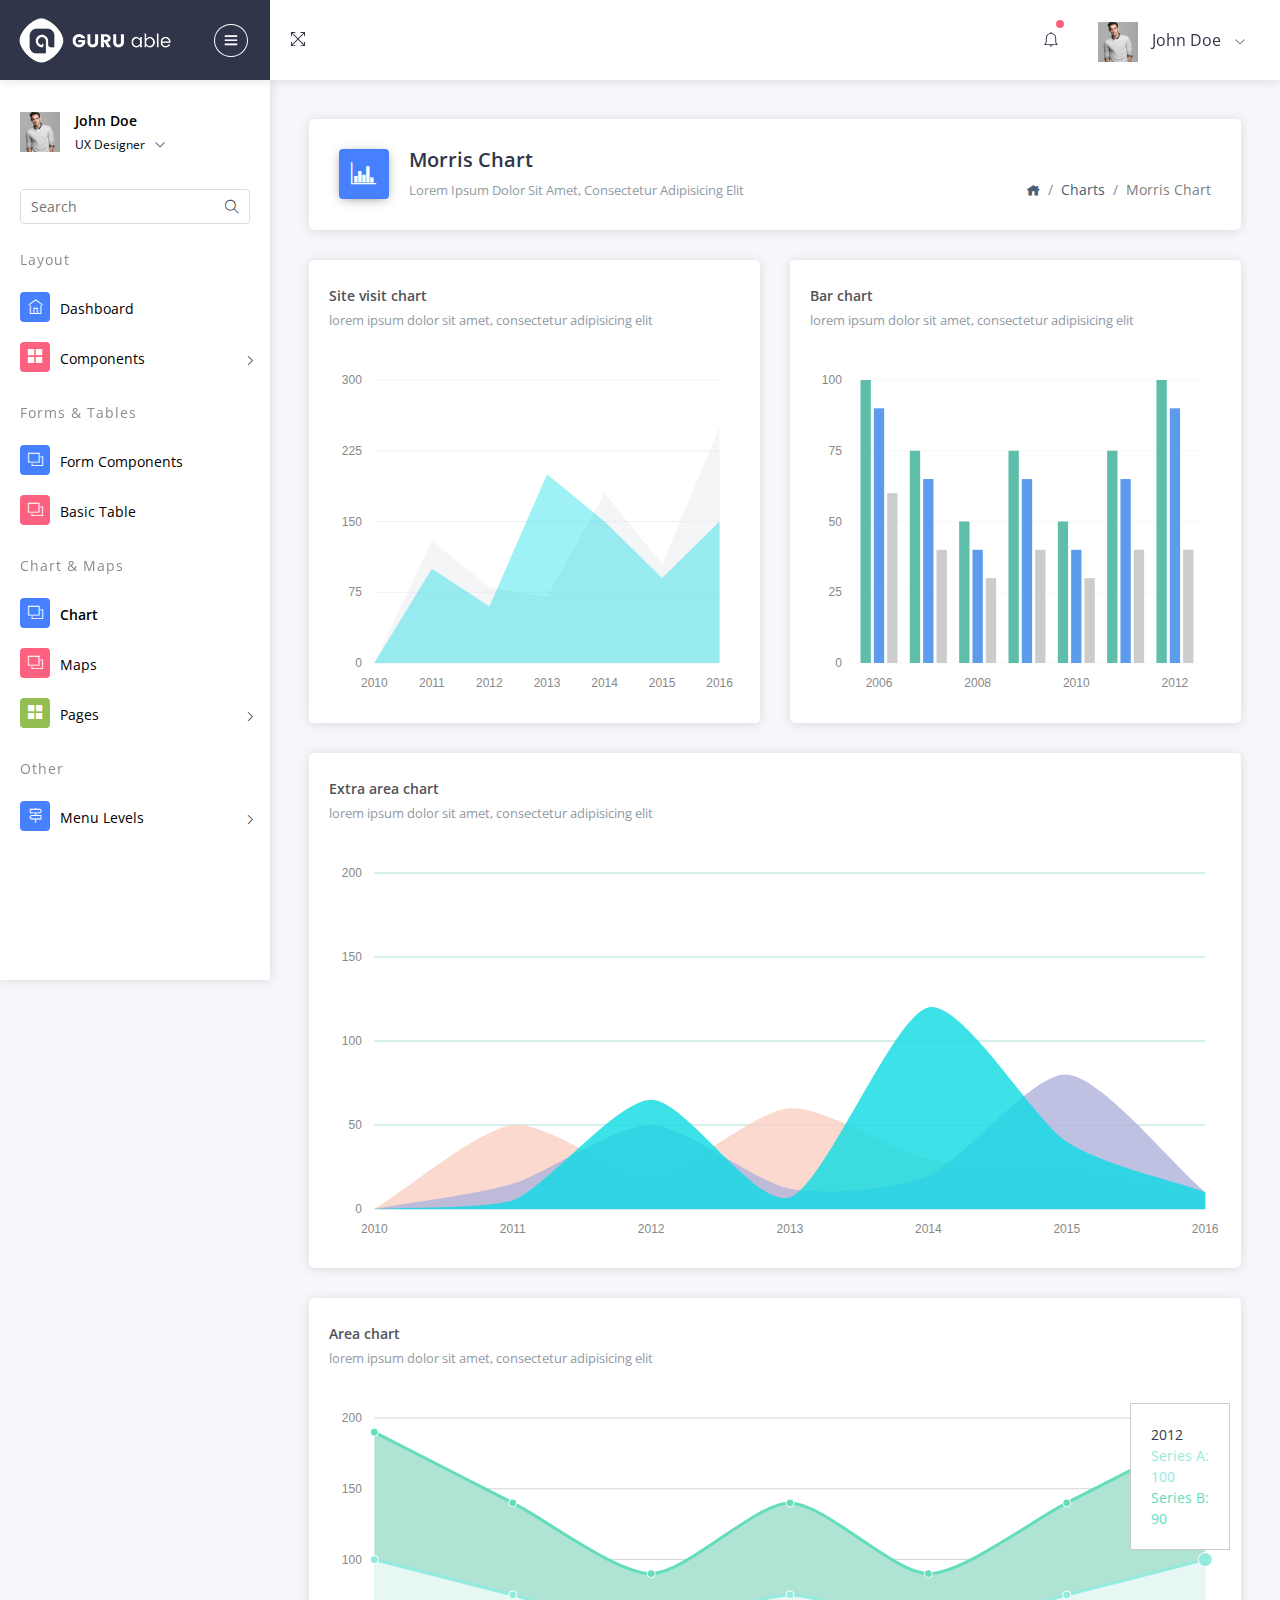
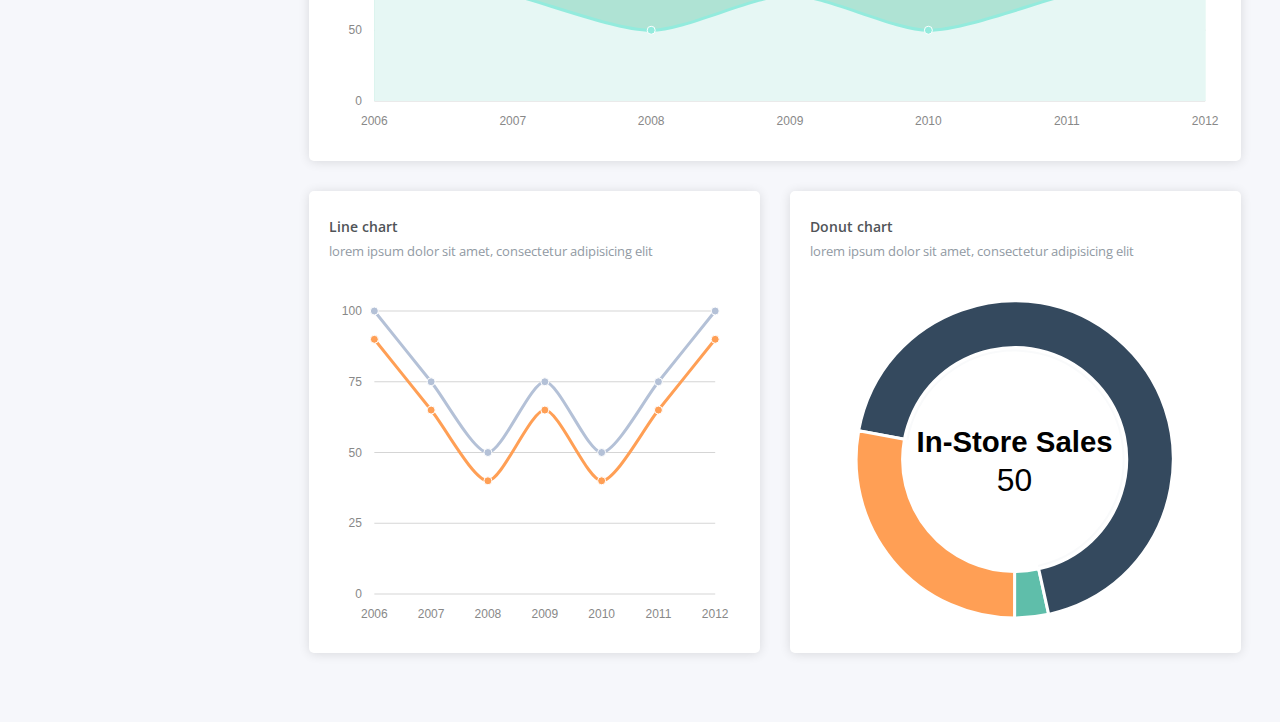
<file: chart.html>
<!DOCTYPE html>
<html lang="en">

<head>
    <title>GURU Able - Premium Admin Template </title>
    <!-- HTML5 Shim and Respond.js IE9 support of HTML5 elements and media queries -->
    <!-- WARNING: Respond.js doesn't work if you view the page via file:// -->
    <!--[if lt IE 9]>
    <script src="https://oss.maxcdn.com/libs/html5shiv/3.7.0/html5shiv.js"></script>
    <script src="https://oss.maxcdn.com/libs/respond.js/1.4.2/respond.min.js"></script>
    <![endif]-->
    <!-- Meta -->
    <meta charset="utf-8">
    <meta name="viewport" content="width=device-width, initial-scale=1.0, user-scalable=0, minimal-ui">
    <meta http-equiv="X-UA-Compatible" content="IE=edge" />
    <meta name="description" content="CodedThemes">
    <meta name="keywords" content=" Admin , Responsive, Landing, Bootstrap, App, Template, Mobile, iOS, Android, apple, creative app">
    <meta name="author" content="CodedThemes">
    <!-- Favicon icon -->
    <link rel="icon" href="assets/images/favicon.ico" type="image/x-icon">
    <!-- Google font--><link href="https://fonts.googleapis.com/css?family=Open+Sans:400,600,800" rel="stylesheet">
    <!-- Required Fremwork -->
    <link rel="stylesheet" type="text/css" href="assets/css/bootstrap/css/bootstrap.min.css">
    <!-- themify-icons line icon -->
    <link rel="stylesheet" type="text/css" href="assets/icon/themify-icons/themify-icons.css">
    <!-- ico font -->
    <link rel="stylesheet" type="text/css" href="assets/icon/icofont/css/icofont.css">
    <!-- Style.css -->
    <link rel="stylesheet" type="text/css" href="assets/css/style.css">
    <link rel="stylesheet" type="text/css" href="assets/css/jquery.mCustomScrollbar.css">
</head>

<body>
    <!-- Pre-loader start -->
    <div class="theme-loader">
        <div class="ball-scale">
            <div class='contain'>
                <div class="ring"><div class="frame"></div></div>
                <div class="ring"><div class="frame"></div></div>
                <div class="ring"><div class="frame"></div></div>
                <div class="ring"><div class="frame"></div></div>
                <div class="ring"><div class="frame"></div></div>
                <div class="ring"><div class="frame"></div></div>
                <div class="ring"><div class="frame"></div></div>
                <div class="ring"><div class="frame"></div></div>
                <div class="ring"><div class="frame"></div></div>
                <div class="ring"><div class="frame"></div></div>
            </div>
        </div>
    </div>
    <!-- Pre-loader end -->
    <div id="pcoded" class="pcoded">
        <div class="pcoded-overlay-box"></div>
        <div class="pcoded-container navbar-wrapper">

            <nav class="navbar header-navbar pcoded-header">
                <div class="navbar-wrapper">

                    <div class="navbar-logo">
                        <a class="mobile-menu" id="mobile-collapse" href="#!">
                            <i class="ti-menu"></i>
                        </a>
                        <a class="mobile-search morphsearch-search" href="#">
                            <i class="ti-search"></i>
                        </a>
                        <a href="index.html">
                            <img class="img-fluid" src="assets/images/logo.png" alt="Theme-Logo" />
                        </a>
                        <a class="mobile-options">
                            <i class="ti-more"></i>
                        </a>
                    </div>

                    <div class="navbar-container container-fluid">
                        <ul class="nav-left">
                            <li>
                                <div class="sidebar_toggle"><a href="javascript:void(0)"><i class="ti-menu"></i></a></div>
                            </li>

                            <li>
                                <a href="#!" onclick="javascript:toggleFullScreen()">
                                    <i class="ti-fullscreen"></i>
                                </a>
                            </li>
                        </ul>
                        <ul class="nav-right">
                            <li class="header-notification">
                                <a href="#!">
                                    <i class="ti-bell"></i>
                                    <span class="badge bg-c-pink"></span>
                                </a>
                                <ul class="show-notification">
                                    <li>
                                        <h6>Notifications</h6>
                                        <label class="label label-danger">New</label>
                                    </li>
                                    <li>
                                        <div class="media">
                                            <img class="d-flex align-self-center" src="assets/images/user.png" alt="Generic placeholder image">
                                            <div class="media-body">
                                                <h5 class="notification-user">John Doe</h5>
                                                <p class="notification-msg">Lorem ipsum dolor sit amet, consectetuer elit.</p>
                                                <span class="notification-time">30 minutes ago</span>
                                            </div>
                                        </div>
                                    </li>
                                    <li>
                                        <div class="media">
                                            <img class="d-flex align-self-center" src="assets/images/user.png" alt="Generic placeholder image">
                                            <div class="media-body">
                                                <h5 class="notification-user">Joseph William</h5>
                                                <p class="notification-msg">Lorem ipsum dolor sit amet, consectetuer elit.</p>
                                                <span class="notification-time">30 minutes ago</span>
                                            </div>
                                        </div>
                                    </li>
                                    <li>
                                        <div class="media">
                                            <img class="d-flex align-self-center" src="assets/images/user.png" alt="Generic placeholder image">
                                            <div class="media-body">
                                                <h5 class="notification-user">Sara Soudein</h5>
                                                <p class="notification-msg">Lorem ipsum dolor sit amet, consectetuer elit.</p>
                                                <span class="notification-time">30 minutes ago</span>
                                            </div>
                                        </div>
                                    </li>
                                </ul>
                            </li>
                            <li class="user-profile header-notification">
                                <a href="#!">
                                    <img src="assets/images/avatar-4.jpg" class="img-radius" alt="User-Profile-Image">
                                    <span>John Doe</span>
                                    <i class="ti-angle-down"></i>
                                </a>
                                <ul class="show-notification profile-notification">
                                    <li>
                                        <a href="#!">
                                            <i class="ti-settings"></i> Settings
                                        </a>
                                    </li>
                                    <li>
                                        <a href="#">
                                            <i class="ti-user"></i> Profile
                                        </a>
                                    </li>
                                    <li>
                                        <a href="#">
                                            <i class="ti-email"></i> My Messages
                                        </a>
                                    </li>
                                    <li>
                                        <a href="#">
                                            <i class="ti-lock"></i> Lock Screen
                                        </a>
                                    </li>
                                    <li>
                                        <a href="auth-normal-sign-in.html">
                                            <i class="ti-layout-sidebar-left"></i> Logout
                                        </a>
                                    </li>
                                </ul>
                            </li>
                        </ul>

                    </div>
                </div>
            </nav>

            <div class="pcoded-main-container">
                <div class="pcoded-wrapper">
                    <nav class="pcoded-navbar">
                        <div class="sidebar_toggle"><a href="#"><i class="icon-close icons"></i></a></div>
                        <div class="pcoded-inner-navbar main-menu">
                            <div class="">
                                <div class="main-menu-header">
                                    <img class="img-40 img-radius" src="assets/images/avatar-4.jpg" alt="User-Profile-Image">
                                    <div class="user-details">
                                        <span>John Doe</span>
                                        <span id="more-details">UX Designer<i class="ti-angle-down"></i></span>
                                    </div>
                                </div>

                                <div class="main-menu-content">
                                    <ul>
                                        <li class="more-details">
                                            <a href="#"><i class="ti-user"></i>View Profile</a>
                                            <a href="#!"><i class="ti-settings"></i>Settings</a>
                                            <a href="auth-normal-sign-in.html"><i class="ti-layout-sidebar-left"></i>Logout</a>
                                        </li>
                                    </ul>
                                </div>
                            </div>
                            <div class="pcoded-search">
                                <span class="searchbar-toggle">  </span>
                                <div class="pcoded-search-box ">
                                    <input type="text" placeholder="Search">
                                    <span class="search-icon"><i class="ti-search" aria-hidden="true"></i></span>
                                </div>
                            </div>
                            <div class="pcoded-navigatio-lavel" data-i18n="nav.category.navigation">Layout</div>
                            <ul class="pcoded-item pcoded-left-item">
                                <li class="">
                                    <a href="index.html">
                                        <span class="pcoded-micon"><i class="ti-home"></i><b>D</b></span>
                                        <span class="pcoded-mtext" data-i18n="nav.dash.main">Dashboard</span>
                                        <span class="pcoded-mcaret"></span>
                                    </a>
                                </li>
                                <li class="pcoded-hasmenu">
                                    <a href="javascript:void(0)">
                                        <span class="pcoded-micon"><i class="ti-layout-grid2-alt"></i></span>
                                        <span class="pcoded-mtext"  data-i18n="nav.basic-components.main">Components</span>
                                        <span class="pcoded-mcaret"></span>
                                    </a>
                                    <ul class="pcoded-submenu">
                                        <li class=" ">
                                            <a href="accordion.html">
                                                <span class="pcoded-micon"><i class="ti-angle-right"></i></span>
                                                <span class="pcoded-mtext" data-i18n="nav.basic-components.alert">Accordion</span>
                                                <span class="pcoded-mcaret"></span>
                                            </a>
                                        </li>
                                        <li class=" ">
                                            <a href="breadcrumb.html">
                                                <span class="pcoded-micon"><i class="ti-angle-right"></i></span>
                                                <span class="pcoded-mtext" data-i18n="nav.basic-components.breadcrumbs">Breadcrumbs</span>
                                                <span class="pcoded-mcaret"></span>
                                            </a>
                                        </li>
                                        <li class=" ">
                                            <a href="button.html">
                                                <span class="pcoded-micon"><i class="ti-angle-right"></i></span>
                                                <span class="pcoded-mtext" data-i18n="nav.basic-components.alert">Button</span>
                                                <span class="pcoded-mcaret"></span>
                                            </a>
                                        </li>
                                        <li class=" ">
                                            <a href="tabs.html">
                                                <span class="pcoded-micon"><i class="ti-angle-right"></i></span>
                                                <span class="pcoded-mtext" data-i18n="nav.basic-components.breadcrumbs">Tabs</span>
                                                <span class="pcoded-mcaret"></span>
                                            </a>
                                        </li>
                                        <li class=" ">
                                            <a href="color.html">
                                                <span class="pcoded-micon"><i class="ti-angle-right"></i></span>
                                                <span class="pcoded-mtext" data-i18n="nav.basic-components.alert">Color</span>
                                                <span class="pcoded-mcaret"></span>
                                            </a>
                                        </li>
                                        <li class=" ">
                                            <a href="label-badge.html">
                                                <span class="pcoded-micon"><i class="ti-angle-right"></i></span>
                                                <span class="pcoded-mtext" data-i18n="nav.basic-components.breadcrumbs">Label Badge</span>
                                                <span class="pcoded-mcaret"></span>
                                            </a>
                                        </li>
                                        <li class=" ">
                                            <a href="tooltip.html">
                                                <span class="pcoded-micon"><i class="ti-angle-right"></i></span>
                                                <span class="pcoded-mtext" data-i18n="nav.basic-components.alert">Tooltip</span>
                                                <span class="pcoded-mcaret"></span>
                                            </a>
                                        </li>
                                        <li class=" ">
                                            <a href="typography.html">
                                                <span class="pcoded-micon"><i class="ti-angle-right"></i></span>
                                                <span class="pcoded-mtext" data-i18n="nav.basic-components.breadcrumbs">Typography</span>
                                                <span class="pcoded-mcaret"></span>
                                            </a>
                                        </li>
                                        <li class=" ">
                                            <a href="notification.html">
                                                <span class="pcoded-micon"><i class="ti-angle-right"></i></span>
                                                <span class="pcoded-mtext" data-i18n="nav.basic-components.alert">Notification</span>
                                                <span class="pcoded-mcaret"></span>
                                            </a>
                                        </li>
                                        <li class=" ">
                                            <a href="icon-themify.html">
                                                <span class="pcoded-micon"><i class="ti-angle-right"></i></span>
                                                <span class="pcoded-mtext" data-i18n="nav.basic-components.breadcrumbs">Icon</span>
                                                <span class="pcoded-mcaret"></span>
                                            </a>
                                        </li>

                                    </ul>
                                </li>
                            </ul>
                            <div class="pcoded-navigatio-lavel" data-i18n="nav.category.forms">Forms &amp; Tables</div>
                            <ul class="pcoded-item pcoded-left-item">
                                <li>
                                    <a href="form-elements-component.html">
                                        <span class="pcoded-micon"><i class="ti-layers"></i><b>FC</b></span>
                                        <span class="pcoded-mtext" data-i18n="nav.form-components.main">Form Components</span>
                                        <span class="pcoded-mcaret"></span>
                                    </a>
                                </li>
                                <li>
                                    <a href="bs-basic-table.html">
                                        <span class="pcoded-micon"><i class="ti-layers"></i><b>FC</b></span>
                                        <span class="pcoded-mtext" data-i18n="nav.form-components.main">Basic Table</span>
                                        <span class="pcoded-mcaret"></span>
                                    </a>
                                </li>
                                
                            </ul>

                            <div class="pcoded-navigatio-lavel" data-i18n="nav.category.forms">Chart &amp; Maps</div>
                            <ul class="pcoded-item pcoded-left-item">
                                <li class="active">
                                    <a href="chart.html">
                                        <span class="pcoded-micon"><i class="ti-layers"></i><b>FC</b></span>
                                        <span class="pcoded-mtext" data-i18n="nav.form-components.main">Chart</span>
                                        <span class="pcoded-mcaret"></span>
                                    </a>
                                </li>
                                <li>
                                    <a href="map-google.html">
                                        <span class="pcoded-micon"><i class="ti-layers"></i><b>FC</b></span>
                                        <span class="pcoded-mtext" data-i18n="nav.form-components.main">Maps</span>
                                        <span class="pcoded-mcaret"></span>
                                    </a>
                                </li>
                                <li class="pcoded-hasmenu">
                                    <a href="javascript:void(0)">
                                        <span class="pcoded-micon"><i class="ti-layout-grid2-alt"></i></span>
                                        <span class="pcoded-mtext"  data-i18n="nav.basic-components.main">Pages</span>
                                        <span class="pcoded-mcaret"></span>
                                    </a>
                                    <ul class="pcoded-submenu">
                                        <li class=" ">
                                            <a href="auth-normal-sign-in.html">
                                                <span class="pcoded-micon"><i class="ti-angle-right"></i></span>
                                                <span class="pcoded-mtext" data-i18n="nav.basic-components.alert">Login</span>
                                                <span class="pcoded-mcaret"></span>
                                            </a>
                                        </li>
                                        <li class=" ">
                                            <a href="auth-sign-up.html">
                                                <span class="pcoded-micon"><i class="ti-angle-right"></i></span>
                                                <span class="pcoded-mtext" data-i18n="nav.basic-components.breadcrumbs">Register</span>
                                                <span class="pcoded-mcaret"></span>
                                            </a>
                                        </li>
                                        <li class=" ">
                                            <a href="sample-page.html">
                                                <span class="pcoded-micon"><i class="ti-angle-right"></i></span>
                                                <span class="pcoded-mtext" data-i18n="nav.basic-components.breadcrumbs">Sample Page</span>
                                                <span class="pcoded-mcaret"></span>
                                            </a>
                                        </li>
                                    </ul>
                                </li>
                                
                            </ul>

                            <div class="pcoded-navigatio-lavel" data-i18n="nav.category.other">Other</div>
                            <ul class="pcoded-item pcoded-left-item">
                                <li class="pcoded-hasmenu ">
                                    <a href="javascript:void(0)">
                                        <span class="pcoded-micon"><i class="ti-direction-alt"></i><b>M</b></span>
                                        <span class="pcoded-mtext" data-i18n="nav.menu-levels.main">Menu Levels</span>
                                        <span class="pcoded-mcaret"></span>
                                    </a>
                                    <ul class="pcoded-submenu">
                                        <li class="">
                                            <a href="javascript:void(0)">
                                                <span class="pcoded-micon"><i class="ti-angle-right"></i></span>
                                                <span class="pcoded-mtext" data-i18n="nav.menu-levels.menu-level-21">Menu Level 2.1</span>
                                                <span class="pcoded-mcaret"></span>
                                            </a>
                                        </li>
                                        <li class="pcoded-hasmenu ">
                                            <a href="javascript:void(0)">
                                                <span class="pcoded-micon"><i class="ti-direction-alt"></i></span>
                                                <span class="pcoded-mtext" data-i18n="nav.menu-levels.menu-level-22.main">Menu Level 2.2</span>
                                                <span class="pcoded-mcaret"></span>
                                            </a>
                                            <ul class="pcoded-submenu">
                                                <li class="">
                                                    <a href="javascript:void(0)">
                                                        <span class="pcoded-micon"><i class="ti-angle-right"></i></span>
                                                        <span class="pcoded-mtext" data-i18n="nav.menu-levels.menu-level-22.menu-level-31">Menu Level 3.1</span>
                                                        <span class="pcoded-mcaret"></span>
                                                    </a>
                                                </li>
                                            </ul>
                                        </li>
                                        <li class="">
                                            <a href="javascript:void(0)">
                                                <span class="pcoded-micon"><i class="ti-angle-right"></i></span>
                                                <span class="pcoded-mtext" data-i18n="nav.menu-levels.menu-level-23">Menu Level 2.3</span>
                                                <span class="pcoded-mcaret"></span>
                                            </a>
                                        </li>

                                    </ul>
                                </li>
                            </ul>
                        </div>
                    </nav>
                    <div class="pcoded-content">
                        <div class="pcoded-inner-content">

                            <div class="main-body">
                                <div class="page-wrapper">
                                    <!-- Page-header start -->
                                    <div class="page-header card">
                                        <div class="row align-items-end">
                                            <div class="col-lg-8">
                                                <div class="page-header-title">
                                                    <i class="icofont icofont-chart-bar-graph bg-c-blue"></i>
                                                    <div class="d-inline">
                                                        <h4>Morris Chart</h4>
                                                        <span>lorem ipsum dolor sit amet, consectetur adipisicing elit</span>
                                                    </div>
                                                </div>
                                            </div>
                                            <div class="col-lg-4">
                                                <div class="page-header-breadcrumb">
                                                    <ul class="breadcrumb-title">
                                                        <li class="breadcrumb-item">
                                                            <a href="index.html">
                                                                <i class="icofont icofont-home"></i>
                                                            </a>
                                                        </li>
                                                        <li class="breadcrumb-item"><a href="#!">Charts</a>
                                                        </li>
                                                        <li class="breadcrumb-item"><a href="#">Morris Chart</a>
                                                        </li>
                                                    </ul>
                                                </div>
                                            </div>
                                        </div>
                                    </div>
                                    <!-- Page-header end -->

                                    <div class="page-body">
                                        <div class="row">
                                            <!-- SITE VISIT CHART start -->
                                            <div class="col-md-12 col-lg-6">
                                                <div class="card">
                                                    <div class="card-header">
                                                        <h5>Site visit chart</h5>
                                                        <span>lorem ipsum dolor sit amet, consectetur adipisicing elit</span>
                                                        <div class="card-header-right">                                                             <i class="icofont icofont-spinner-alt-5"></i>                                                         </div>
                                                    </div>
                                                    <div class="card-block">
                                                        <div id="morris-site-visit"></div>
                                                    </div>
                                                </div>
                                            </div>
                                            <!-- SITE VISIT CHART Ends -->
                                            <!-- Bar Chart start -->
                                            <div class="col-md-12 col-lg-6">
                                                <div class="card">
                                                    <div class="card-header">
                                                        <h5>Bar chart</h5>
                                                        <span>lorem ipsum dolor sit amet, consectetur adipisicing elit</span>
                                                        <div class="card-header-right">                                                             <i class="icofont icofont-spinner-alt-5"></i>                                                         </div>
                                                    </div>
                                                    <div class="card-block">
                                                        <div id="morris-bar-chart"></div>
                                                    </div>
                                                </div>
                                            </div>
                                            <!-- Bar Chart Ends -->
                                            <!-- EXTRA AREA CHART start -->
                                            <div class="col-lg-12">
                                                <div class="card">
                                                    <div class="card-header">
                                                        <h5>Extra area chart</h5>
                                                        <span>lorem ipsum dolor sit amet, consectetur adipisicing elit</span>
                                                        <div class="card-header-right">                                                             <i class="icofont icofont-spinner-alt-5"></i>                                                         </div>
                                                    </div>
                                                    <div class="card-block">
                                                        <div id="morris-extra-area"></div>
                                                    </div>
                                                </div>
                                            </div>
                                            <!-- EXTRA AREA CHART Ends -->
                                            <!-- Area Chart start -->
                                            <div class="col-lg-12">
                                                <div class="card">
                                                    <div class="card-header">
                                                        <h5>Area chart</h5>
                                                        <span>lorem ipsum dolor sit amet, consectetur adipisicing elit</span>
                                                        <div class="card-header-right">                                                             <i class="icofont icofont-spinner-alt-5"></i>                                                         </div>
                                                    </div>
                                                    <div class="card-block">
                                                        <div id="area-example"></div>
                                                    </div>
                                                </div>
                                            </div>
                                            <!-- Area Chart Ends -->
                                            <!-- LINE CHART start -->
                                            <div class="col-md-12 col-lg-6">
                                                <div class="card">
                                                    <div class="card-header">
                                                        <h5>Line chart</h5>
                                                        <span>lorem ipsum dolor sit amet, consectetur adipisicing elit</span>
                                                    </div>
                                                    <div class="card-block">
                                                        <div id="line-example"></div>
                                                    </div>
                                                </div>
                                            </div>
                                            <!-- LINE CHART Ends -->
                                            <!-- Donut chart start -->
                                            <div class="col-md-12 col-lg-6">
                                                <div class="card">
                                                    <div class="card-header">
                                                        <h5>Donut chart</h5>
                                                        <span>lorem ipsum dolor sit amet, consectetur adipisicing elit</span>
                                                        <div class="card-header-right">                                                             <i class="icofont icofont-spinner-alt-5"></i>                                                         </div>
                                                    </div>
                                                    <div class="card-block">
                                                        <div id="donut-example"></div>
                                                    </div>
                                                </div>
                                            </div>
                                            <!-- Donut chart Ends -->
                                        </div>
                                    </div>
                                </div>
                            </div>
                            <div id="styleSelector">

                            </div>
                        </div>
                    </div>
                </div>
            </div>
        </div>
    </div>
<div class="fixed-button">
	<a href="https://codedthemes.com/item/guru-able-admin-template/" target="_blank" class="btn btn-md btn-primary">
	  <i class="fa fa-shopping-cart" aria-hidden="true"></i> Upgrade To Pro
	</a>
</div>


    <!-- Warning Section Starts -->
    <!-- Older IE warning message -->
    <!--[if lt IE 9]>
<div class="ie-warning">
    <h1>Warning!!</h1>
    <p>You are using an outdated version of Internet Explorer, please upgrade <br/>to any of the following web browsers to access this website.</p>
    <div class="iew-container">
        <ul class="iew-download">
            <li>
                <a href="http://www.google.com/chrome/">
                    <img src="assets/images/browser/chrome.png" alt="Chrome">
                    <div>Chrome</div>
                </a>
            </li>
            <li>
                <a href="https://www.mozilla.org/en-US/firefox/new/">
                    <img src="assets/images/browser/firefox.png" alt="Firefox">
                    <div>Firefox</div>
                </a>
            </li>
            <li>
                <a href="http://www.opera.com">
                    <img src="assets/images/browser/opera.png" alt="Opera">
                    <div>Opera</div>
                </a>
            </li>
            <li>
                <a href="https://www.apple.com/safari/">
                    <img src="assets/images/browser/safari.png" alt="Safari">
                    <div>Safari</div>
                </a>
            </li>
            <li>
                <a href="http://windows.microsoft.com/en-us/internet-explorer/download-ie">
                    <img src="assets/images/browser/ie.png" alt="">
                    <div>IE (9 & above)</div>
                </a>
            </li>
        </ul>
    </div>
    <p>Sorry for the inconvenience!</p>
</div>
<![endif]-->
<!-- Warning Section Ends -->
<!-- Required Jquery -->
<script type="text/javascript" src="assets/js/jquery/jquery.min.js"></script>
<script type="text/javascript" src="assets/js/jquery-ui/jquery-ui.min.js"></script>
<script type="text/javascript" src="assets/js/popper.js/popper.min.js"></script>
<script type="text/javascript" src="assets/js/bootstrap/js/bootstrap.min.js"></script>
<!-- jquery slimscroll js -->
<script type="text/javascript" src="assets/js/jquery-slimscroll/jquery.slimscroll.js"></script>
<!-- modernizr js -->
<script type="text/javascript" src="assets/js/modernizr/modernizr.js"></script>
<script type="text/javascript" src="assets/js/modernizr/css-scrollbars.js"></script>
<!-- classie js -->
<script type="text/javascript" src="assets/js/classie/classie.js"></script>
<!-- Morris Chart js -->
<script src="assets/js/raphael/raphael.min.js"></script>
<script src="assets/js/morris.js/morris.js"></script>
<!-- Custom js -->
<script src="assets/pages/chart/morris/morris-custom-chart.js"></script>
<script type="text/javascript" src="assets/js/script.js"></script>
<script src="assets/js/pcoded.min.js"></script>
<script src="assets/js/demo-12.js"></script>
<script src="assets/js/jquery.mCustomScrollbar.concat.min.js"></script>
</body>

</html>
</file>
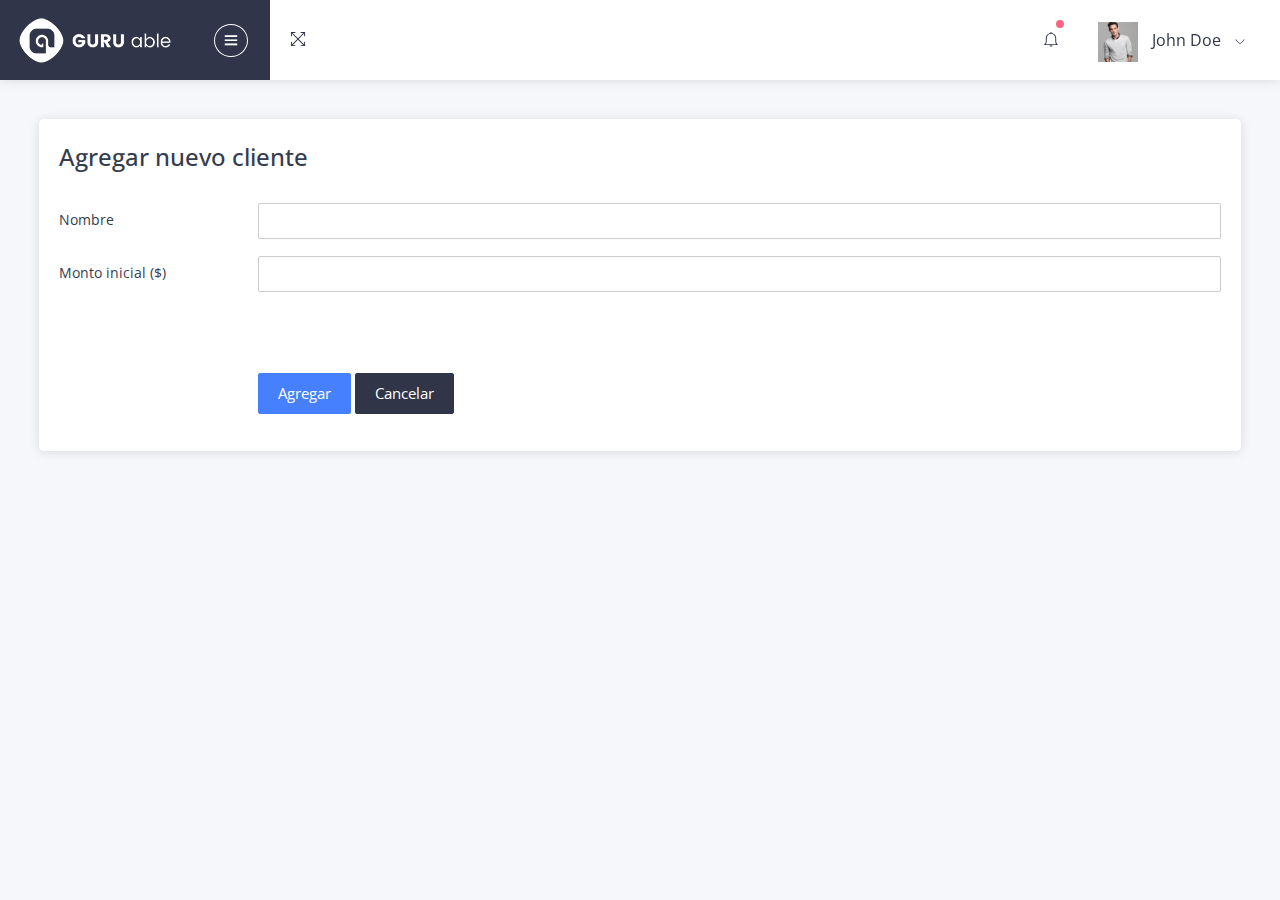
<file: client.create.html>
<!DOCTYPE html>
<html lang="en">

<head>
    <title>GURU Able - Free Lite Admin Template </title>
    <!-- HTML5 Shim and Respond.js IE9 support of HTML5 elements and media queries -->
    <!-- WARNING: Respond.js doesn't work if you view the page via file:// -->
    <!--[if lt IE 9]>
    <script src="https://oss.maxcdn.com/libs/html5shiv/3.7.0/html5shiv.js"></script>
    <script src="https://oss.maxcdn.com/libs/respond.js/1.4.2/respond.min.js"></script>
    <![endif]-->
    <!-- Meta -->
    <meta charset="utf-8">
    <meta name="viewport" content="width=device-width, initial-scale=1.0, user-scalable=0, minimal-ui">
    <meta http-equiv="X-UA-Compatible" content="IE=edge" />
    <meta name="description" content="CodedThemes">
    <meta name="keywords"
        content="flat ui, admin  Admin , Responsive, Landing, Bootstrap, App, Template, Mobile, iOS, Android, apple, creative app">
    <meta name="author" content="CodedThemes">
    <!-- Favicon icon -->
    <link rel="icon" href="assets/images/favicon.ico" type="image/x-icon">
    <!-- Google font-->
    <link href="https://fonts.googleapis.com/css?family=Open+Sans:400,600,800" rel="stylesheet">
    <!-- Required Fremwork -->
    <link rel="stylesheet" type="text/css" href="assets/css/bootstrap/css/bootstrap.min.css">
    <!-- themify-icons line icon -->
    <link rel="stylesheet" type="text/css" href="assets/icon/themify-icons/themify-icons.css">
    <!-- ico font -->
    <link rel="stylesheet" type="text/css" href="assets/icon/icofont/css/icofont.css">
    <!-- Style.css -->
    <link rel="stylesheet" type="text/css" href="assets/css/style.css">
    <link rel="stylesheet" type="text/css" href="assets/css/jquery.mCustomScrollbar.css">
</head>

<body>
    <!-- Pre-loader start -->
    <div class="theme-loader">
        <div class="ball-scale">
            <div class='contain'>
                <div class="ring">
                    <div class="frame"></div>
                </div>
                <div class="ring">
                    <div class="frame"></div>
                </div>
                <div class="ring">
                    <div class="frame"></div>
                </div>
                <div class="ring">
                    <div class="frame"></div>
                </div>
                <div class="ring">
                    <div class="frame"></div>
                </div>
                <div class="ring">
                    <div class="frame"></div>
                </div>
                <div class="ring">
                    <div class="frame"></div>
                </div>
                <div class="ring">
                    <div class="frame"></div>
                </div>
                <div class="ring">
                    <div class="frame"></div>
                </div>
                <div class="ring">
                    <div class="frame"></div>
                </div>
            </div>
        </div>
    </div>
    <!-- Pre-loader end -->
    <div id="pcoded" class="pcoded">
        <div class="pcoded-overlay-box"></div>
        <div class="pcoded-container navbar-wrapper">

            <nav class="navbar header-navbar pcoded-header">
                <div class="navbar-wrapper">

                    <div class="navbar-logo">
                        <a class="mobile-menu" id="mobile-collapse" href="#!">
                            <i class="ti-menu"></i>
                        </a>
                        <a class="mobile-search morphsearch-search" href="#">
                            <i class="ti-search"></i>
                        </a>
                        <a href="index.html">
                            <img class="img-fluid" src="assets/images/logo.png" alt="Theme-Logo" />
                        </a>
                        <a class="mobile-options">
                            <i class="ti-more"></i>
                        </a>
                    </div>

                    <div class="navbar-container container-fluid">
                        <ul class="nav-left">
                            <li>
                                <div class="sidebar_toggle"><a href="javascript:void(0)"><i class="ti-menu"></i></a>
                                </div>
                            </li>

                            <li>
                                <a href="#!" onclick="javascript:toggleFullScreen()">
                                    <i class="ti-fullscreen"></i>
                                </a>
                            </li>
                        </ul>
                        <ul class="nav-right">
                            <li class="header-notification">
                                <a href="#!">
                                    <i class="ti-bell"></i>
                                    <span class="badge bg-c-pink"></span>
                                </a>
                                <ul class="show-notification">
                                    <li>
                                        <h6>Notifications</h6>
                                        <label class="label label-danger">New</label>
                                    </li>
                                    <li>
                                        <div class="media">
                                            <img class="d-flex align-self-center" src="assets/images/user.png"
                                                alt="Generic placeholder image">
                                            <div class="media-body">
                                                <h5 class="notification-user">John Doe</h5>
                                                <p class="notification-msg">Lorem ipsum dolor sit amet, consectetuer
                                                    elit.</p>
                                                <span class="notification-time">30 minutes ago</span>
                                            </div>
                                        </div>
                                    </li>
                                    <li>
                                        <div class="media">
                                            <img class="d-flex align-self-center" src="assets/images/user.png"
                                                alt="Generic placeholder image">
                                            <div class="media-body">
                                                <h5 class="notification-user">Joseph William</h5>
                                                <p class="notification-msg">Lorem ipsum dolor sit amet, consectetuer
                                                    elit.</p>
                                                <span class="notification-time">30 minutes ago</span>
                                            </div>
                                        </div>
                                    </li>
                                    <li>
                                        <div class="media">
                                            <img class="d-flex align-self-center" src="assets/images/user.png"
                                                alt="Generic placeholder image">
                                            <div class="media-body">
                                                <h5 class="notification-user">Sara Soudein</h5>
                                                <p class="notification-msg">Lorem ipsum dolor sit amet, consectetuer
                                                    elit.</p>
                                                <span class="notification-time">30 minutes ago</span>
                                            </div>
                                        </div>
                                    </li>
                                </ul>
                            </li>
                            <li class="user-profile header-notification">
                                <a href="#!">
                                    <img src="assets/images/avatar-4.jpg" class="img-radius" alt="User-Profile-Image">
                                    <span>John Doe</span>
                                    <i class="ti-angle-down"></i>
                                </a>
                                <ul class="show-notification profile-notification">
                                    <li>
                                        <a href="#!">
                                            <i class="ti-settings"></i> Settings
                                        </a>
                                    </li>
                                    <li>
                                        <a href="#">
                                            <i class="ti-user"></i> Profile
                                        </a>
                                    </li>
                                    <li>
                                        <a href="#">
                                            <i class="ti-email"></i> My Messages
                                        </a>
                                    </li>
                                    <li>
                                        <a href="#">
                                            <i class="ti-lock"></i> Lock Screen
                                        </a>
                                    </li>
                                    <li>
                                        <a href="auth-normal-sign-in.html">
                                            <i class="ti-layout-sidebar-left"></i> Logout
                                        </a>
                                    </li>
                                </ul>
                            </li>
                        </ul>

                    </div>
                </div>
            </nav>

            <div class="pcoded-main-container">
                <div class="pcoded-inner-content">

                    <div class="main-body">
                        <div class="page-wrapper">
                            <!-- Page-header start -->
                            <!-- Page-header end -->

                            <div class="page-body">

                                <div class="row">

                                    <div class="col-sm-12">
                                        <div class="card">

                                            <div class="card-header">
                                                <h4>Agregar nuevo cliente</h4>
                                            </div>
                                            <div class="card-block">
                                                <form>
                                                    <div class="row">
                                                        <div class="col-sm-12">
                                                            <form>
                                                                <div class="form-group row">
                                                                    <label
                                                                        class="col-sm-2 col-form-label">Nombre</label>
                                                                    <div class="col-sm-10">
                                                                        <input type="text" class="form-control">
                                                                    </div>
                                                                </div>

                                                                <div class="form-group row">
                                                                    <label class="col-sm-2 col-form-label">Monto inicial
                                                                        ($)</label>
                                                                    <div class="col-sm-10">
                                                                        <input type="text" class="form-control">
                                                                    </div>
                                                                </div>
                                                            </form>
                                                        </div>
                                                    </div>

                                                </form>
                                            </div>




                                            <div class="card-block">
                                                <form>

                                                    <div class="form-group row pt-4">
                                                        <div class="col-sm-2 col-form-label"></div>
                                                        <div class="col-sm-10">
                                                            <button class="btn btn-primary">Agregar</button>
                                                            <button class="btn btn-inverse">Cancelar</button>
                                                        </div>
                                                    </div>

                                                    <!-- Basic Form Inputs card end -->
                                                    <!-- Input Grid card start -->

                                                    <!-- Input Grid card end -->
                                                    <!-- Input Validation card start -->

                                                    <!-- Main-body end -->
                                                    <div id="styleSelector">

                                                    </div>
                                            </div>
                                        </div>
                                    </div>
                                </div>
                            </div>
                        </div>
                    </div>
                </div>
                <div id="styleSelector">

                </div>
            </div>
        </div>
    </div>
    </div>

    <!-- Warning Section Starts -->
    <!-- Older IE warning message -->
    <!--[if lt IE 9]>
<div class="ie-warning">
    <h1>Warning!!</h1>
    <p>You are using an outdated version of Internet Explorer, please upgrade <br/>to any of the following web browsers
        to access this website.</p>
    <div class="iew-container">
        <ul class="iew-download">
            <li>
                <a href="http://www.google.com/chrome/">
                    <img src="assets/images/browser/chrome.png" alt="Chrome">
                    <div>Chrome</div>
                </a>
            </li>
            <li>
                <a href="https://www.mozilla.org/en-US/firefox/new/">
                    <img src="assets/images/browser/firefox.png" alt="Firefox">
                    <div>Firefox</div>
                </a>
            </li>
            <li>
                <a href="http://www.opera.com">
                    <img src="assets/images/browser/opera.png" alt="Opera">
                    <div>Opera</div>
                </a>
            </li>
            <li>
                <a href="https://www.apple.com/safari/">
                    <img src="assets/images/browser/safari.png" alt="Safari">
                    <div>Safari</div>
                </a>
            </li>
            <li>
                <a href="http://windows.microsoft.com/en-us/internet-explorer/download-ie">
                    <img src="assets/images/browser/ie.png" alt="">
                    <div>IE (9 & above)</div>
                </a>
            </li>
        </ul>
    </div>
    <p>Sorry for the inconvenience!</p>
</div>
<![endif]-->
    <!-- Warning Section Ends -->
    <!-- Required Jquery -->
    <script type="text/javascript" src="assets/js/jquery/jquery.min.js"></script>
    <script type="text/javascript" src="assets/js/jquery-ui/jquery-ui.min.js"></script>
    <script type="text/javascript" src="assets/js/popper.js/popper.min.js"></script>
    <script type="text/javascript" src="assets/js/bootstrap/js/bootstrap.min.js"></script>
    <!-- jquery slimscroll js -->
    <script type="text/javascript" src="assets/js/jquery-slimscroll/jquery.slimscroll.js"></script>
    <!-- modernizr js -->
    <script type="text/javascript" src="assets/js/modernizr/modernizr.js"></script>
    <script type="text/javascript" src="assets/js/modernizr/css-scrollbars.js"></script>
    <!-- classie js -->
    <script type="text/javascript" src="assets/js/classie/classie.js"></script>
    <!-- Custom js -->
    <script type="text/javascript" src="assets/js/script.js"></script>
    <script src="assets/js/pcoded.min.js"></script>
    <script src="assets/js/demo-12.js"></script>
    <script src="assets/js/jquery.mCustomScrollbar.concat.min.js"></script>

    <style>
        .product-img img {
            width: 150px;
        }
    </style>
</body>

</html>
</file>
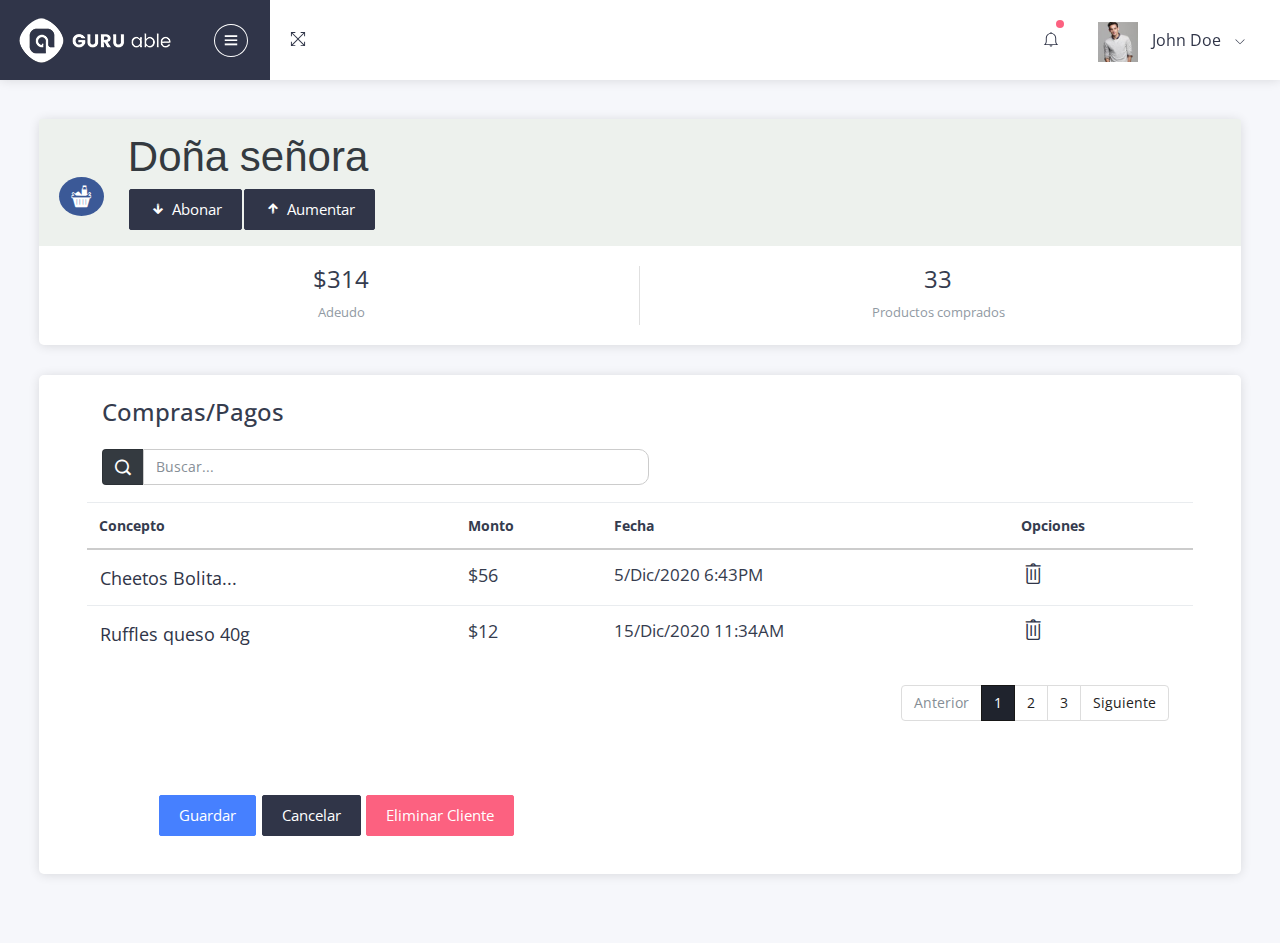
<file: client.edit.html>
<!DOCTYPE html>
<html lang="en">

<head>
    <title>GURU Able - Free Lite Admin Template </title>
    <!-- HTML5 Shim and Respond.js IE9 support of HTML5 elements and media queries -->
    <!-- WARNING: Respond.js doesn't work if you view the page via file:// -->
    <!--[if lt IE 9]>
    <script src="https://oss.maxcdn.com/libs/html5shiv/3.7.0/html5shiv.js"></script>
    <script src="https://oss.maxcdn.com/libs/respond.js/1.4.2/respond.min.js"></script>
    <![endif]-->
    <!-- Meta -->
    <meta charset="utf-8">
    <meta name="viewport" content="width=device-width, initial-scale=1.0, user-scalable=0, minimal-ui">
    <meta http-equiv="X-UA-Compatible" content="IE=edge" />
    <meta name="description" content="CodedThemes">
    <meta name="keywords"
        content="flat ui, admin  Admin , Responsive, Landing, Bootstrap, App, Template, Mobile, iOS, Android, apple, creative app">
    <meta name="author" content="CodedThemes">
    <!-- Favicon icon -->
    <link rel="icon" href="assets/images/favicon.ico" type="image/x-icon">
    <!-- Google font-->
    <link href="https://fonts.googleapis.com/css?family=Open+Sans:400,600,800" rel="stylesheet">
    <!-- Required Fremwork -->
    <link rel="stylesheet" type="text/css" href="assets/css/bootstrap/css/bootstrap.min.css">
    <!-- themify-icons line icon -->
    <link rel="stylesheet" type="text/css" href="assets/icon/themify-icons/themify-icons.css">
    <!-- ico font -->
    <link rel="stylesheet" type="text/css" href="assets/icon/icofont/css/icofont.css">
    <!-- Style.css -->
    <link rel="stylesheet" type="text/css" href="assets/css/style.css">
    <link rel="stylesheet" type="text/css" href="assets/css/jquery.mCustomScrollbar.css">
    <link rel="stylesheet" type="text/css" href="assets/css/custom.css">
</head>

<body>
    <!-- Pre-loader start -->
    <div class="theme-loader">
        <div class="ball-scale">
            <div class='contain'>
                <div class="ring">
                    <div class="frame"></div>
                </div>
                <div class="ring">
                    <div class="frame"></div>
                </div>
                <div class="ring">
                    <div class="frame"></div>
                </div>
                <div class="ring">
                    <div class="frame"></div>
                </div>
                <div class="ring">
                    <div class="frame"></div>
                </div>
                <div class="ring">
                    <div class="frame"></div>
                </div>
                <div class="ring">
                    <div class="frame"></div>
                </div>
                <div class="ring">
                    <div class="frame"></div>
                </div>
                <div class="ring">
                    <div class="frame"></div>
                </div>
                <div class="ring">
                    <div class="frame"></div>
                </div>
            </div>
        </div>
    </div>
    <!-- Pre-loader end -->
    <div id="pcoded" class="pcoded">
        <div class="pcoded-overlay-box"></div>
        <div class="pcoded-container navbar-wrapper">

            <nav class="navbar header-navbar pcoded-header">
                <div class="navbar-wrapper">

                    <div class="navbar-logo">
                        <a class="mobile-menu" id="mobile-collapse" href="#!">
                            <i class="ti-menu"></i>
                        </a>
                        <a class="mobile-search morphsearch-search" href="#">
                            <i class="ti-search"></i>
                        </a>
                        <a href="index.html">
                            <img class="img-fluid" src="assets/images/logo.png" alt="Theme-Logo" />
                        </a>
                        <a class="mobile-options">
                            <i class="ti-more"></i>
                        </a>
                    </div>

                    <div class="navbar-container container-fluid">
                        <ul class="nav-left">
                            <li>
                                <div class="sidebar_toggle"><a href="javascript:void(0)"><i class="ti-menu"></i></a>
                                </div>
                            </li>

                            <li>
                                <a href="#!" onclick="javascript:toggleFullScreen()">
                                    <i class="ti-fullscreen"></i>
                                </a>
                            </li>
                        </ul>
                        <ul class="nav-right">
                            <li class="header-notification">
                                <a href="#!">
                                    <i class="ti-bell"></i>
                                    <span class="badge bg-c-pink"></span>
                                </a>
                                <ul class="show-notification">
                                    <li>
                                        <h6>Notifications</h6>
                                        <label class="label label-danger">New</label>
                                    </li>
                                    <li>
                                        <div class="media">
                                            <img class="d-flex align-self-center" src="assets/images/user.png"
                                                alt="Generic placeholder image">
                                            <div class="media-body">
                                                <h5 class="notification-user">John Doe</h5>
                                                <p class="notification-msg">Lorem ipsum dolor sit amet, consectetuer
                                                    elit.</p>
                                                <span class="notification-time">30 minutes ago</span>
                                            </div>
                                        </div>
                                    </li>
                                    <li>
                                        <div class="media">
                                            <img class="d-flex align-self-center" src="assets/images/user.png"
                                                alt="Generic placeholder image">
                                            <div class="media-body">
                                                <h5 class="notification-user">Joseph William</h5>
                                                <p class="notification-msg">Lorem ipsum dolor sit amet, consectetuer
                                                    elit.</p>
                                                <span class="notification-time">30 minutes ago</span>
                                            </div>
                                        </div>
                                    </li>
                                    <li>
                                        <div class="media">
                                            <img class="d-flex align-self-center" src="assets/images/user.png"
                                                alt="Generic placeholder image">
                                            <div class="media-body">
                                                <h5 class="notification-user">Sara Soudein</h5>
                                                <p class="notification-msg">Lorem ipsum dolor sit amet, consectetuer
                                                    elit.</p>
                                                <span class="notification-time">30 minutes ago</span>
                                            </div>
                                        </div>
                                    </li>
                                </ul>
                            </li>
                            <li class="user-profile header-notification">
                                <a href="#!">
                                    <img src="assets/images/avatar-4.jpg" class="img-radius" alt="User-Profile-Image">
                                    <span>John Doe</span>
                                    <i class="ti-angle-down"></i>
                                </a>
                                <ul class="show-notification profile-notification">
                                    <li>
                                        <a href="#!">
                                            <i class="ti-settings"></i> Settings
                                        </a>
                                    </li>
                                    <li>
                                        <a href="#">
                                            <i class="ti-user"></i> Profile
                                        </a>
                                    </li>
                                    <li>
                                        <a href="#">
                                            <i class="ti-email"></i> My Messages
                                        </a>
                                    </li>
                                    <li>
                                        <a href="#">
                                            <i class="ti-lock"></i> Lock Screen
                                        </a>
                                    </li>
                                    <li>
                                        <a href="auth-normal-sign-in.html">
                                            <i class="ti-layout-sidebar-left"></i> Logout
                                        </a>
                                    </li>
                                </ul>
                            </li>
                        </ul>

                    </div>
                </div>
            </nav>

            <div class="pcoded-main-container">
                <div class="pcoded-inner-content">

                    <div class="main-body">
                        <div class="page-wrapper">
                            <!-- Page-header start -->
                            <!-- Page-header end -->

                            <div class="page-body">

                                <div class="row">

                                    <div class="col-sm-12">

                                        <div class="card fb-card ">
                                            <div class="card-header color-card">
                                                <i class="icofont icofont-food-basket"></i>
                                                <div class="d-inline-block">
                                                    <h2>Doña señora</h2>

                                                    <div class="section-header-buttons pr-5">
                                                        <button data-toggle="modal" data-target="#payModal"
                                                            class="btn btn-inverse"><i
                                                                class="icofont icofont-swoosh-down icofont-alt"></i>Abonar</button>

                                                        <button data-toggle="modal" data-target="#addModal"
                                                            class="btn btn-inverse"><i
                                                                class="icofont icofont-swoosh-up icofont-alt"></i>Aumentar</button>
                                                    </div>
                                                </div>
                                            </div>
                                            <div class="card-block text-center">
                                                <div class="row">
                                                    <div class="col-6 b-r-default">
                                                        <h2>$314</h2>
                                                        <p class="text-muted">Adeudo</p>
                                                    </div>
                                                    <div class="col-6">
                                                        <h2>33</h2>
                                                        <p class="text-muted">Productos comprados</p>
                                                    </div>
                                                </div>
                                            </div>
                                        </div>
                                    </div>

                                    <div class="col-sm-12">
                                        <div class="card pt-4">

                                            <div class="section-header pl-5">
                                                <div class="col-xl-6">
                                                    <h4>Compras/Pagos</h4>
                                                    <div class="input-group search-box pt-3">
                                                        <span class="input-group-addon" id="name"><i
                                                                class="icofont icofont-search"></i></span>
                                                        <input type="text" class="form-control" placeholder="Buscar...">
                                                    </div>
                                                </div>
                                            </div>

                                            <div class="table-sub-table">
                                                <div class="card-block table-border-style">
                                                    <div class="table-responsive pr-5 pl-5">
                                                        <table class="table table-hover">
                                                            <thead>
                                                                <tr>
                                                                    <th>Concepto</th>
                                                                    <th>Monto</th>
                                                                    <th>Fecha</th>
                                                                    <th>Opciones</th>
                                                                </tr>
                                                            </thead>
                                                            <tbody>
                                                                <tr>
                                                                    <td class="table-name">
                                                                        <div class="row">
                                                                            <div class="col-xl-11">
                                                                                <a href="" data-toggle="modal"
                                                                                    data-target="#myModal">Cheetos
                                                                                    Bolita...</a>
                                                                            </div>
                                                                        </div>

                                                                    </td>
                                                                    <td class="table-price">
                                                                        $56
                                                                    </td>
                                                                    <td class="table-date">
                                                                        5/Dic/2020 6:43PM
                                                                    </td>
                                                                    <td>
                                                                        <div class="table-options">
                                                                            <a href="#" data-toggle="modal"
                                                                                data-target="#deleteModal"><i
                                                                                    class="ti-trash"></i></a>
                                                                        </div>
                                                                    </td>
                                                                </tr>
                                                                <tr>
                                                                    <td class="table-name">
                                                                        <div class="row">
                                                                            <div class="col-xl-11">
                                                                                <a href="">Ruffles
                                                                                    queso 40g</a>
                                                                            </div>
                                                                        </div>

                                                                    </td>
                                                                    <td class="table-price">
                                                                        $12
                                                                    </td>
                                                                    <td class="table-date">
                                                                        15/Dic/2020 11:34AM
                                                                    </td>
                                                                    <td>
                                                                        <div class="table-options">
                                                                            <a href="#" data-toggle="modal"
                                                                                data-target="#deleteModal"><i
                                                                                    class="ti-trash"></i></a>
                                                                        </div>
                                                                    </td>
                                                                </tr>
                                                            </tbody>
                                                        </table>
                                                        <div class="p-4">
                                                            <nav aria-label="Page navigation example">
                                                                <ul class="pagination justify-content-end">
                                                                    <li class="page-item disabled">
                                                                        <a class="page-link" href="#"
                                                                            tabindex="-1">Anterior</a>
                                                                    </li>
                                                                    <li class="page-item active"><a class="page-link"
                                                                            href="#">1</a>
                                                                    </li>
                                                                    <li class="page-item"><a class="page-link"
                                                                            href="#">2</a></li>
                                                                    <li class="page-item"><a class="page-link"
                                                                            href="#">3</a></li>
                                                                    <li class="page-item">
                                                                        <a class="page-link" href="#">Siguiente</a>
                                                                    </li>
                                                                </ul>
                                                            </nav>
                                                        </div>
                                                    </div>
                                                </div>
                                            </div>

                                            <div class="card-block">
                                                <form>
                                                    <div class="form-group row pt-4">
                                                        <div class="col-sm-1 col-form-label"></div>
                                                        <div class="col-sm-11">
                                                            <button class="btn btn-primary">Guardar</button>
                                                            <button class="btn btn-inverse">Cancelar</button>
                                                            <a class="btn btn-danger btn-danger-a" data-toggle="modal"
                                                                data-target="#deleteClientModal">Eliminar
                                                                cliente</a>
                                                        </div>
                                                    </div>
                                            </div>
                                        </div>
                                    </div>
                                </div>
                            </div>
                        </div>
                    </div>
                </div>
                <div id="styleSelector">

                </div>
            </div>
        </div>
    </div>
    </div>



    <!-- Delete Modal start -->
    <div class="modal fade modal-icon" tabindex="-1" role="dialog" aria-labelledby="myModalLabel" aria-hidden="true"
        id="deleteModal">
        <div class="modal-dialog" role="document">
            <div class="modal-content">
                <div class="modal-header">
                    <h4 class="modal-title" id="myModalLabel">Advertencia</h4>
                    <button type="button" class="close" data-dismiss="modal" aria-label="Close">
                        <span aria-hidden="true">&times;</span>
                    </button>
                </div>
                <div class="modal-body">
                    <div class="row">
                        <div class="col-md-12 text-left">
                            <div class="icon-list-demo pb-3">
                                ¿Seguro que desea eliminar esta compra/pago?
                            </div>
                        </div>
                    </div>
                </div>
                <div class="modal-footer">
                    <button type="button" class="btn btn-danger" data-dismiss="modal">Eliminar</button>
                </div>

            </div>
        </div>
    </div>
    <!-- Modal end -->


    <!-- Pay Modal start -->
    <div class="modal fade modal-icon" tabindex="-1" role="dialog" aria-labelledby="myModalLabel" aria-hidden="true"
        id="payModal">
        <div class="modal-dialog" role="document">
            <div class="modal-content">
                <div class="modal-header">
                    <h4 class="modal-title" id="myModalLabel">Abonar</h4>
                    <button type="button" class="close" data-dismiss="modal" aria-label="Close">
                        <span aria-hidden="true">&times;</span>
                    </button>
                </div>
                <div class="modal-body">
                    <div class="row">
                        <div class="col-md-12 text-left">
                            <div class="icon-list-demo pb-3">
                                Esta opción <strong>REDUCIRÁ</strong> la deuda del cliente. Indique la cantidad a
                                reducir.
                            </div>
                        </div>
                        <div class="col-md-12">
                            <div class="input-group">
                                <span class="input-group-addon" id="email"><i class="ti-money"></i></i></span>
                                <input type="text" class="form-control" placeholder="Ejemplo: 34" title=""
                                    data-toggle="tooltip" data-original-title="Enter email">
                            </div>
                        </div>
                    </div>
                </div>
                <div class="modal-footer">
                    <button type="button" class="btn btn-primary" data-dismiss="modal">Abonar</button>
                </div>

            </div>
        </div>
    </div>
    <!-- Modal end -->


    <!-- Add Modal start -->
    <div class="modal fade modal-icon" tabindex="-1" role="dialog" aria-labelledby="myModalLabel" aria-hidden="true"
        id="addModal">
        <div class="modal-dialog" role="document">
            <div class="modal-content">
                <div class="modal-header">
                    <h4 class="modal-title" id="myModalLabel">Añadir</h4>
                    <button type="button" class="close" data-dismiss="modal" aria-label="Close">
                        <span aria-hidden="true">&times;</span>
                    </button>
                </div>
                <div class="modal-body">
                    <div class="row">
                        <div class="col-md-12 text-left">
                            <div class="icon-list-demo pb-3">
                                Esta opción <strong>AUMENTARÁ</strong> la deuda del cliente. Indique la cantidad a
                                aumentar.
                            </div>
                        </div>
                        <div class="col-md-12">
                            <div class="input-group">
                                <span class="input-group-addon" id="email"><i class="ti-money"></i></i></span>
                                <input type="text" class="form-control" placeholder="Ejemplo: 34" title=""
                                    data-toggle="tooltip" data-original-title="Enter email">
                            </div>
                            <div class="form-group row">
                                <label class="col-sm-2 col-form-label">Concepto</label>
                                <div class="col-sm-10">
                                    <textarea rows="4" cols="5" class="form-control"
                                        placeholder="Agregar un concepto o notas..."></textarea>
                                </div>
                            </div>
                        </div>
                    </div>
                </div>
                <div class="modal-footer">
                    <button type="button" class="btn btn-primary" data-dismiss="modal">Añadir</button>
                </div>

            </div>
        </div>
    </div>
    <!-- Modal end -->


    <div class="modal fade modal-icon" tabindex="-1" role="dialog" aria-labelledby="myModalLabel" aria-hidden="true"
        id="deleteClientModal">
        <div class="modal-dialog" role="document">
            <div class="modal-content">
                <div class="modal-header">
                    <h4 class="modal-title" id="myModalLabel">Advertencia</h4>
                    <button type="button" class="close" data-dismiss="modal" aria-label="Close">
                        <span aria-hidden="true">&times;</span>
                    </button>
                </div>
                <div class="modal-body">
                    <div class="row">
                        <div class="col-md-12 text-left">
                            <div class="icon-list-demo pb-3">
                                ¿Seguro que desea eliminar este cliente?
                            </div>
                        </div>
                    </div>
                </div>
                <div class="modal-footer">
                    <button type="button" class="btn btn-danger" data-dismiss="modal">Eliminar</button>
                </div>

            </div>
        </div>
    </div>
    <!-- Modal end -->

    <!-- Warning Section Starts -->
    <!-- Older IE warning message -->
    <!--[if lt IE 9]>
<div class="ie-warning">
    <h1>Warning!!</h1>
    <p>You are using an outdated version of Internet Explorer, please upgrade <br/>to any of the following web browsers
        to access this website.</p>
    <div class="iew-container">
        <ul class="iew-download">
            <li>
                <a href="http://www.google.com/chrome/">
                    <img src="assets/images/browser/chrome.png" alt="Chrome">
                    <div>Chrome</div>
                </a>
            </li>
            <li>
                <a href="https://www.mozilla.org/en-US/firefox/new/">
                    <img src="assets/images/browser/firefox.png" alt="Firefox">
                    <div>Firefox</div>
                </a>
            </li>
            <li>
                <a href="http://www.opera.com">
                    <img src="assets/images/browser/opera.png" alt="Opera">
                    <div>Opera</div>
                </a>
            </li>
            <li>
                <a href="https://www.apple.com/safari/">
                    <img src="assets/images/browser/safari.png" alt="Safari">
                    <div>Safari</div>
                </a>
            </li>
            <li>
                <a href="http://windows.microsoft.com/en-us/internet-explorer/download-ie">
                    <img src="assets/images/browser/ie.png" alt="">
                    <div>IE (9 & above)</div>
                </a>
            </li>
        </ul>
    </div>
    <p>Sorry for the inconvenience!</p>
</div>
<![endif]-->
    <!-- Warning Section Ends -->
    <!-- Required Jquery -->
    <script type="text/javascript" src="assets/js/jquery/jquery.min.js"></script>
    <script type="text/javascript" src="assets/js/jquery-ui/jquery-ui.min.js"></script>
    <script type="text/javascript" src="assets/js/popper.js/popper.min.js"></script>
    <script type="text/javascript" src="assets/js/bootstrap/js/bootstrap.min.js"></script>
    <!-- jquery slimscroll js -->
    <script type="text/javascript" src="assets/js/jquery-slimscroll/jquery.slimscroll.js"></script>
    <!-- modernizr js -->
    <script type="text/javascript" src="assets/js/modernizr/modernizr.js"></script>
    <script type="text/javascript" src="assets/js/modernizr/css-scrollbars.js"></script>
    <!-- classie js -->
    <script type="text/javascript" src="assets/js/classie/classie.js"></script>
    <!-- Custom js -->
    <script type="text/javascript" src="assets/js/script.js"></script>
    <script src="assets/js/pcoded.min.js"></script>
    <script src="assets/js/demo-12.js"></script>
    <script src="assets/js/jquery.mCustomScrollbar.concat.min.js"></script>

    <style>
        .product-img img {
            width: 150px;
        }
    </style>
</body>

</html>
</file>
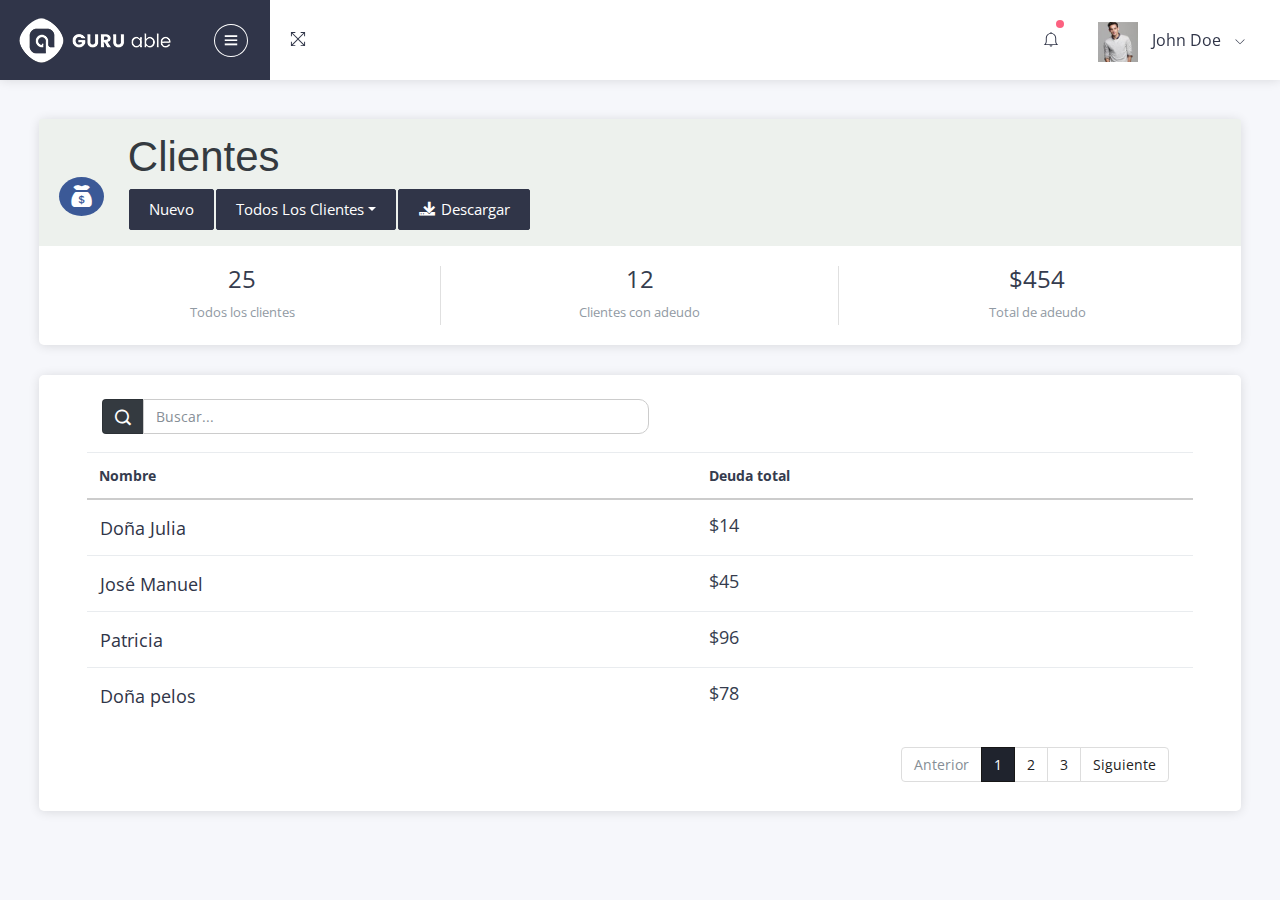
<file: client.index.html>
<!DOCTYPE html>
<html lang="en">

<head>
    <title>GURU Able - Free Lite Admin Template </title>
    <!-- HTML5 Shim and Respond.js IE9 support of HTML5 elements and media queries -->
    <!-- WARNING: Respond.js doesn't work if you view the page via file:// -->
    <!--[if lt IE 9]>
    <script src="https://oss.maxcdn.com/libs/html5shiv/3.7.0/html5shiv.js"></script>
    <script src="https://oss.maxcdn.com/libs/respond.js/1.4.2/respond.min.js"></script>
    <![endif]-->
    <!-- Meta -->
    <meta charset="utf-8">
    <meta name="viewport" content="width=device-width, initial-scale=1.0, user-scalable=0, minimal-ui">
    <meta http-equiv="X-UA-Compatible" content="IE=edge" />
    <meta name="description" content="CodedThemes">
    <meta name="keywords"
        content="flat ui, admin  Admin , Responsive, Landing, Bootstrap, App, Template, Mobile, iOS, Android, apple, creative app">
    <meta name="author" content="CodedThemes">
    <!-- Favicon icon -->
    <link rel="icon" href="assets/images/favicon.ico" type="image/x-icon">
    <!-- Google font-->
    <link href="https://fonts.googleapis.com/css?family=Open+Sans:400,600,800" rel="stylesheet">
    <!-- Required Fremwork -->
    <link rel="stylesheet" type="text/css" href="assets/css/bootstrap/css/bootstrap.min.css">
    <!-- themify-icons line icon -->
    <link rel="stylesheet" type="text/css" href="assets/icon/themify-icons/themify-icons.css">
    <!-- ico font -->
    <link rel="stylesheet" type="text/css" href="assets/icon/icofont/css/icofont.css">
    <!-- Style.css -->
    <link rel="stylesheet" type="text/css" href="assets/css/style.css">
    <link rel="stylesheet" type="text/css" href="assets/css/jquery.mCustomScrollbar.css">
    <link rel="stylesheet" type="text/css" href="assets/css/custom.css">
</head>

<body>
    <!-- Pre-loader start -->
    <div class="theme-loader">
        <div class="ball-scale">
            <div class='contain'>
                <div class="ring">
                    <div class="frame"></div>
                </div>
                <div class="ring">
                    <div class="frame"></div>
                </div>
                <div class="ring">
                    <div class="frame"></div>
                </div>
                <div class="ring">
                    <div class="frame"></div>
                </div>
                <div class="ring">
                    <div class="frame"></div>
                </div>
                <div class="ring">
                    <div class="frame"></div>
                </div>
                <div class="ring">
                    <div class="frame"></div>
                </div>
                <div class="ring">
                    <div class="frame"></div>
                </div>
                <div class="ring">
                    <div class="frame"></div>
                </div>
                <div class="ring">
                    <div class="frame"></div>
                </div>
            </div>
        </div>
    </div>
    <!-- Pre-loader end -->
    <div id="pcoded" class="pcoded">
        <div class="pcoded-overlay-box"></div>
        <div class="pcoded-container navbar-wrapper">

            <nav class="navbar header-navbar pcoded-header">
                <div class="navbar-wrapper">

                    <div class="navbar-logo">
                        <a class="mobile-menu" id="mobile-collapse" href="#!">
                            <i class="ti-menu"></i>
                        </a>
                        <a class="mobile-search morphsearch-search" href="#">
                            <i class="ti-search"></i>
                        </a>
                        <a href="index.html">
                            <img class="img-fluid" src="assets/images/logo.png" alt="Theme-Logo" />
                        </a>
                        <a class="mobile-options">
                            <i class="ti-more"></i>
                        </a>
                    </div>

                    <div class="navbar-container container-fluid">
                        <ul class="nav-left">
                            <li>
                                <div class="sidebar_toggle"><a href="javascript:void(0)"><i class="ti-menu"></i></a>
                                </div>
                            </li>

                            <li>
                                <a href="#!" onclick="javascript:toggleFullScreen()">
                                    <i class="ti-fullscreen"></i>
                                </a>
                            </li>
                        </ul>
                        <ul class="nav-right">
                            <li class="header-notification">
                                <a href="#!">
                                    <i class="ti-bell"></i>
                                    <span class="badge bg-c-pink"></span>
                                </a>
                                <ul class="show-notification">
                                    <li>
                                        <h6>Notifications</h6>
                                        <label class="label label-danger">New</label>
                                    </li>
                                    <li>
                                        <div class="media">
                                            <img class="d-flex align-self-center" src="assets/images/user.png"
                                                alt="Generic placeholder image">
                                            <div class="media-body">
                                                <h5 class="notification-user">John Doe</h5>
                                                <p class="notification-msg">Lorem ipsum dolor sit amet, consectetuer
                                                    elit.</p>
                                                <span class="notification-time">30 minutes ago</span>
                                            </div>
                                        </div>
                                    </li>
                                    <li>
                                        <div class="media">
                                            <img class="d-flex align-self-center" src="assets/images/user.png"
                                                alt="Generic placeholder image">
                                            <div class="media-body">
                                                <h5 class="notification-user">Joseph William</h5>
                                                <p class="notification-msg">Lorem ipsum dolor sit amet, consectetuer
                                                    elit.</p>
                                                <span class="notification-time">30 minutes ago</span>
                                            </div>
                                        </div>
                                    </li>
                                    <li>
                                        <div class="media">
                                            <img class="d-flex align-self-center" src="assets/images/user.png"
                                                alt="Generic placeholder image">
                                            <div class="media-body">
                                                <h5 class="notification-user">Sara Soudein</h5>
                                                <p class="notification-msg">Lorem ipsum dolor sit amet, consectetuer
                                                    elit.</p>
                                                <span class="notification-time">30 minutes ago</span>
                                            </div>
                                        </div>
                                    </li>
                                </ul>
                            </li>
                            <li class="user-profile header-notification">
                                <a href="#!">
                                    <img src="assets/images/avatar-4.jpg" class="img-radius" alt="User-Profile-Image">
                                    <span>John Doe</span>
                                    <i class="ti-angle-down"></i>
                                </a>
                                <ul class="show-notification profile-notification">
                                    <li>
                                        <a href="#!">
                                            <i class="ti-settings"></i> Settings
                                        </a>
                                    </li>
                                    <li>
                                        <a href="#">
                                            <i class="ti-user"></i> Profile
                                        </a>
                                    </li>
                                    <li>
                                        <a href="#">
                                            <i class="ti-email"></i> My Messages
                                        </a>
                                    </li>
                                    <li>
                                        <a href="#">
                                            <i class="ti-lock"></i> Lock Screen
                                        </a>
                                    </li>
                                    <li>
                                        <a href="auth-normal-sign-in.html">
                                            <i class="ti-layout-sidebar-left"></i> Logout
                                        </a>
                                    </li>
                                </ul>
                            </li>
                        </ul>

                    </div>
                </div>
            </nav>

            <div class="pcoded-main-container">
                <div class="pcoded-inner-content">
                    <div class="main-body">
                        <div class="page-wrapper">
                            <!-- Page-header start -->
                            <div class="page-body">
                                <div class="row">
                                    <div class="col-sm-12">


                                        <div class="card fb-card ">
                                            <div class="card-header color-card">
                                                <i class="icofont icofont-money"></i>
                                                <div class="d-inline-block">
                                                    <h2>Clientes</h2>

                                                    <div class="section-header-buttons pr-5">
                                                        <a href="sell.create.html" class="btn btn-inverse btn-success-a"
                                                            data-toggle="tooltip" data-placement="bottom"
                                                            data-original-title="Nuevo cliente">Nuevo</a>

                                                        <div class="dropdown-inverse dropdown open">
                                                            <button
                                                                class="btn btn-inverse dropdown-toggle waves-effect waves-light "
                                                                type="button" id="dropdown-7" data-toggle="dropdown"
                                                                aria-haspopup="true" aria-expanded="true">
                                                                Todos los clientes</button>
                                                            <div class="dropdown-menu" aria-labelledby="dropdown-7"
                                                                data-dropdown-in="fadeIn" data-dropdown-out="fadeOut">
                                                                <a class="dropdown-item waves-light waves-effect active"
                                                                    href="#">Todos los clientes</a>
                                                                <a class="dropdown-item waves-light waves-effect"
                                                                    href="#">Clientes con adeudo</a>
                                                            </div>
                                                        </div>

                                                        <button class="btn btn-inverse"><i
                                                                class="icofont icofont-download icofont-alt"></i>Descargar</button>

                                                    </div>
                                                </div>
                                            </div>
                                            <div class="card-block text-center">
                                                <div class="row">
                                                    <div class="col-4 b-r-default">
                                                        <h2>25</h2>
                                                        <p class="text-muted">Todos los clientes</p>
                                                    </div>
                                                    <div class="col-4 b-r-default">
                                                        <h2>12</h2>
                                                        <p class="text-muted">Clientes con adeudo</p>
                                                    </div>
                                                    <div class="col-4">
                                                        <h2>$454</h2>
                                                        <p class="text-muted">Total de adeudo</p>
                                                    </div>
                                                </div>
                                            </div>
                                        </div>




                                        <div class="card pt-4">
                                            <div class="section-header pl-5 ">
                                                <div class="col-xl-6">
                                                    <div class="input-group search-box">
                                                        <span class="input-group-addon" id="name"><i
                                                                class="icofont icofont-search"></i></span>
                                                        <input type="text" class="form-control" placeholder="Buscar...">
                                                    </div>
                                                </div>
                                            </div>

                                            <div class="card-block table-border-style">
                                                <div class="table-responsive pr-5 pl-5">
                                                    <table class="table table-hover">
                                                        <thead>
                                                            <tr>
                                                                <th>Nombre</th>
                                                                <th>Deuda total</th>
                                                            </tr>
                                                        </thead>
                                                        <tbody>
                                                            <tr>
                                                                <td class="table-name">
                                                                    <div class="row">
                                                                        <div class="col-xl-11">
                                                                            <a href="client.edit.html">Doña
                                                                                Julia</a>
                                                                        </div>
                                                                    </div>

                                                                </td>
                                                                <td class="table-price">
                                                                    $14
                                                                </td>
                                                            </tr>
                                                            <tr>
                                                                <td class="table-name">
                                                                    <div class="row">
                                                                        <div class="col-xl-11">
                                                                            <a href="client.edit.html">José
                                                                                Manuel</a>
                                                                        </div>
                                                                    </div>
                                                                </td>
                                                                <td class="table-price">
                                                                    $45
                                                                </td>
                                                            </tr>
                                                            <tr>
                                                                <td class="table-name">
                                                                    <div class="row">
                                                                        <div class="col-xl-11">
                                                                            <a href="client.edit.html">Patricia</a>
                                                                        </div>
                                                                    </div>

                                                                </td>
                                                                <td class="table-price">
                                                                    $96
                                                                </td>
                                                            </tr>
                                                            <tr>
                                                                <td class="table-name">
                                                                    <div class="row">
                                                                        <div class="col-xl-11">
                                                                            <a href="client.edit.html">Doña
                                                                                pelos</a>
                                                                        </div>
                                                                    </div>

                                                                </td>
                                                                <td class="table-price">
                                                                    $78
                                                                </td>
                                                            </tr>
                                                        </tbody>
                                                    </table>
                                                    <div class="p-4">
                                                        <nav aria-label="Page navigation example">
                                                            <ul class="pagination justify-content-end">
                                                                <li class="page-item disabled">
                                                                    <a class="page-link" href="#"
                                                                        tabindex="-1">Anterior</a>
                                                                </li>
                                                                <li class="page-item active"><a class="page-link"
                                                                        href="#">1</a></li>
                                                                <li class="page-item"><a class="page-link"
                                                                        href="#">2</a></li>
                                                                <li class="page-item"><a class="page-link"
                                                                        href="#">3</a></li>
                                                                <li class="page-item">
                                                                    <a class="page-link" href="#">Siguiente</a>
                                                                </li>
                                                            </ul>
                                                        </nav>
                                                    </div>
                                                </div>
                                            </div>

                                        </div>
                                    </div>
                                </div>
                            </div>
                        </div>
                    </div>
                    <div id="styleSelector">

                    </div>
                </div>
            </div>
        </div>
    </div>



    <!-- Warning Section Starts -->
    <!-- Older IE warning message -->
    <!--[if lt IE 9]>
<div class="ie-warning">
    <h1>Warning!!</h1>
    <p>You are using an outdated version of Internet Explorer, please upgrade <br/>to any of the following web browsers
        to access this website.</p>
    <div class="iew-container">
        <ul class="iew-download">
            <li>
                <a href="http://www.google.com/chrome/">
                    <img src="assets/images/browser/chrome.png" alt="Chrome">
                    <div>Chrome</div>
                </a>
            </li>
            <li>
                <a href="https://www.mozilla.org/en-US/firefox/new/">
                    <img src="assets/images/browser/firefox.png" alt="Firefox">
                    <div>Firefox</div>
                </a>
            </li>
            <li>
                <a href="http://www.opera.com">
                    <img src="assets/images/browser/opera.png" alt="Opera">
                    <div>Opera</div>
                </a>
            </li>
            <li>
                <a href="https://www.apple.com/safari/">
                    <img src="assets/images/browser/safari.png" alt="Safari">
                    <div>Safari</div>
                </a>
            </li>
            <li>
                <a href="http://windows.microsoft.com/en-us/internet-explorer/download-ie">
                    <img src="assets/images/browser/ie.png" alt="">
                    <div>IE (9 & above)</div>
                </a>
            </li>
        </ul>
    </div>
    <p>Sorry for the inconvenience!</p>
</div>
<![endif]-->
    <!-- Warning Section Ends -->
    <!-- Required Jquery -->
    <script type="text/javascript" src="assets/js/jquery/jquery.min.js"></script>
    <script type="text/javascript" src="assets/js/jquery-ui/jquery-ui.min.js"></script>
    <script type="text/javascript" src="assets/js/popper.js/popper.min.js"></script>
    <script type="text/javascript" src="assets/js/bootstrap/js/bootstrap.min.js"></script>
    <!-- jquery slimscroll js -->
    <script type="text/javascript" src="assets/js/jquery-slimscroll/jquery.slimscroll.js"></script>
    <!-- modernizr js -->
    <script type="text/javascript" src="assets/js/modernizr/modernizr.js"></script>
    <script type="text/javascript" src="assets/js/modernizr/css-scrollbars.js"></script>
    <!-- classie js -->
    <script type="text/javascript" src="assets/js/classie/classie.js"></script>
    <!-- Custom js -->
    <script type="text/javascript" src="assets/js/script.js"></script>
    <script src="assets/js/pcoded.min.js"></script>
    <script src="assets/js/demo-12.js"></script>
    <script src="assets/js/jquery.mCustomScrollbar.concat.min.js"></script>
</body>

</html>
</file>
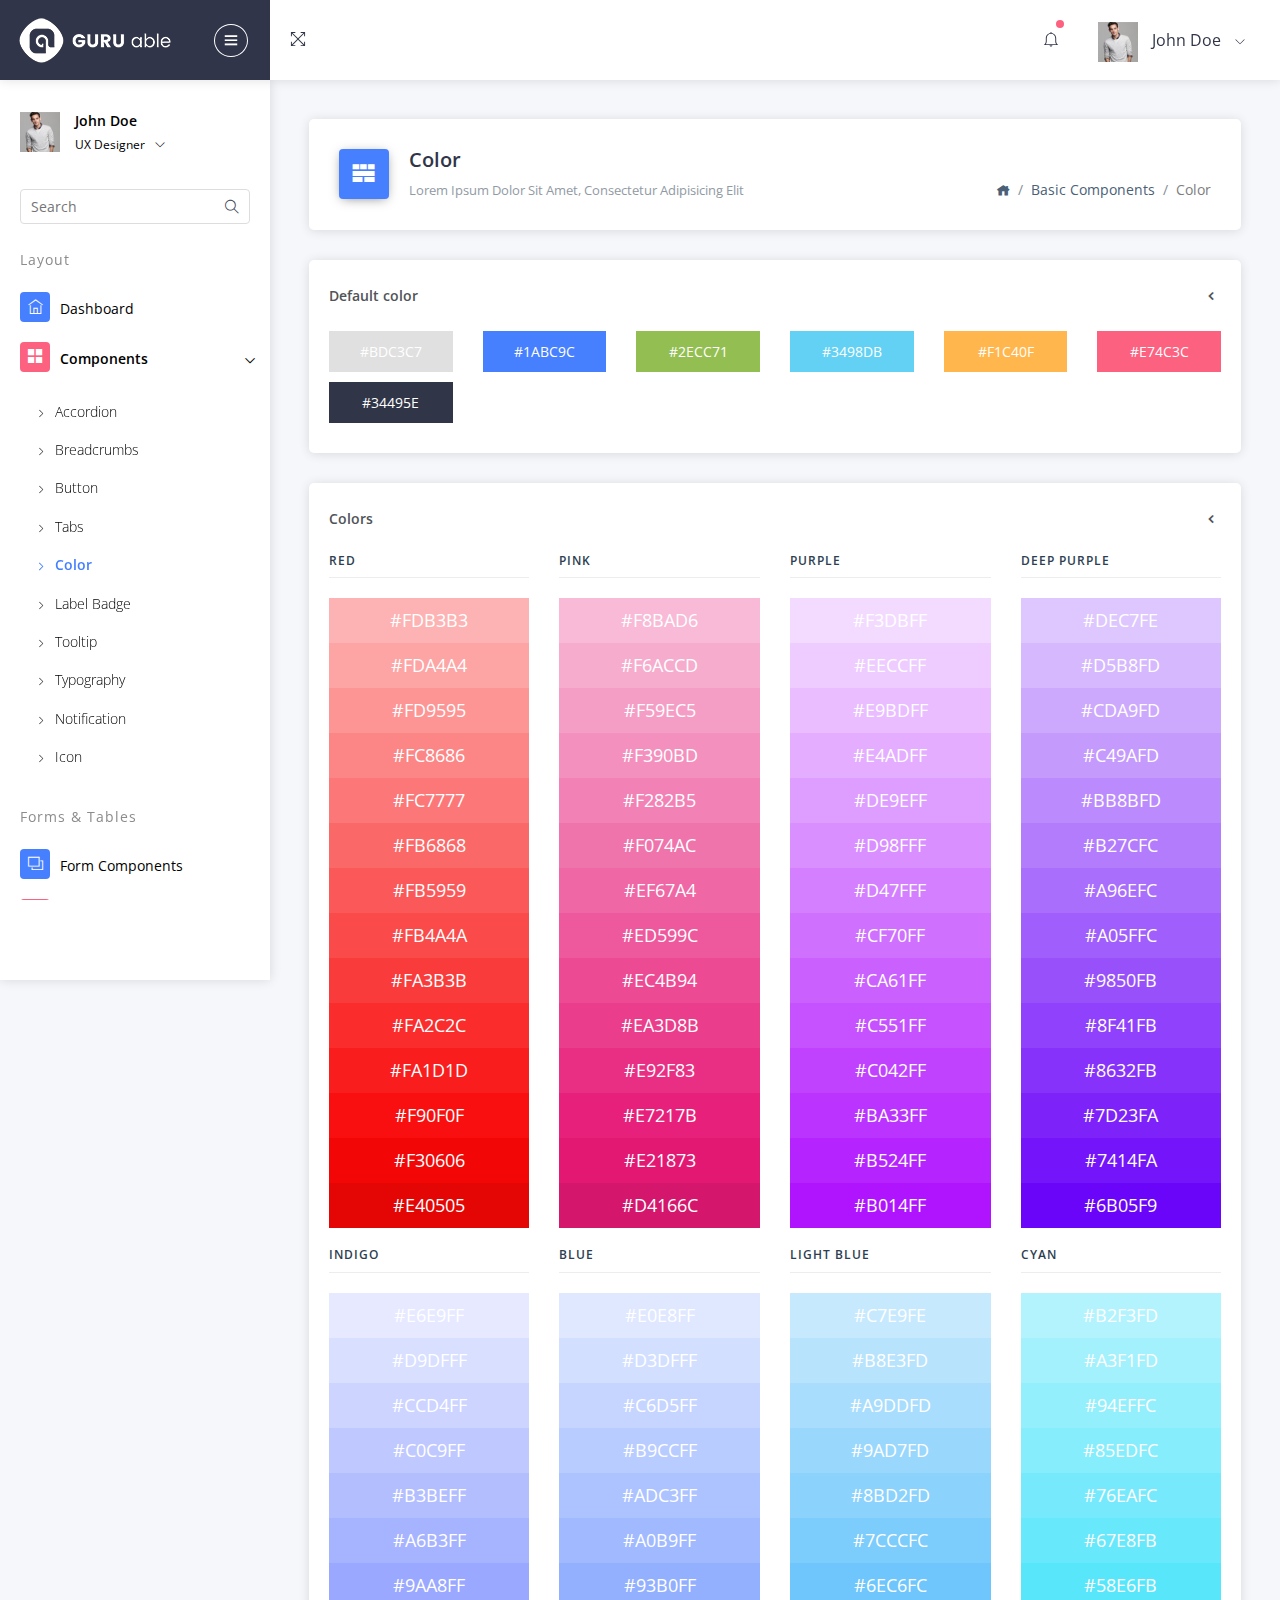
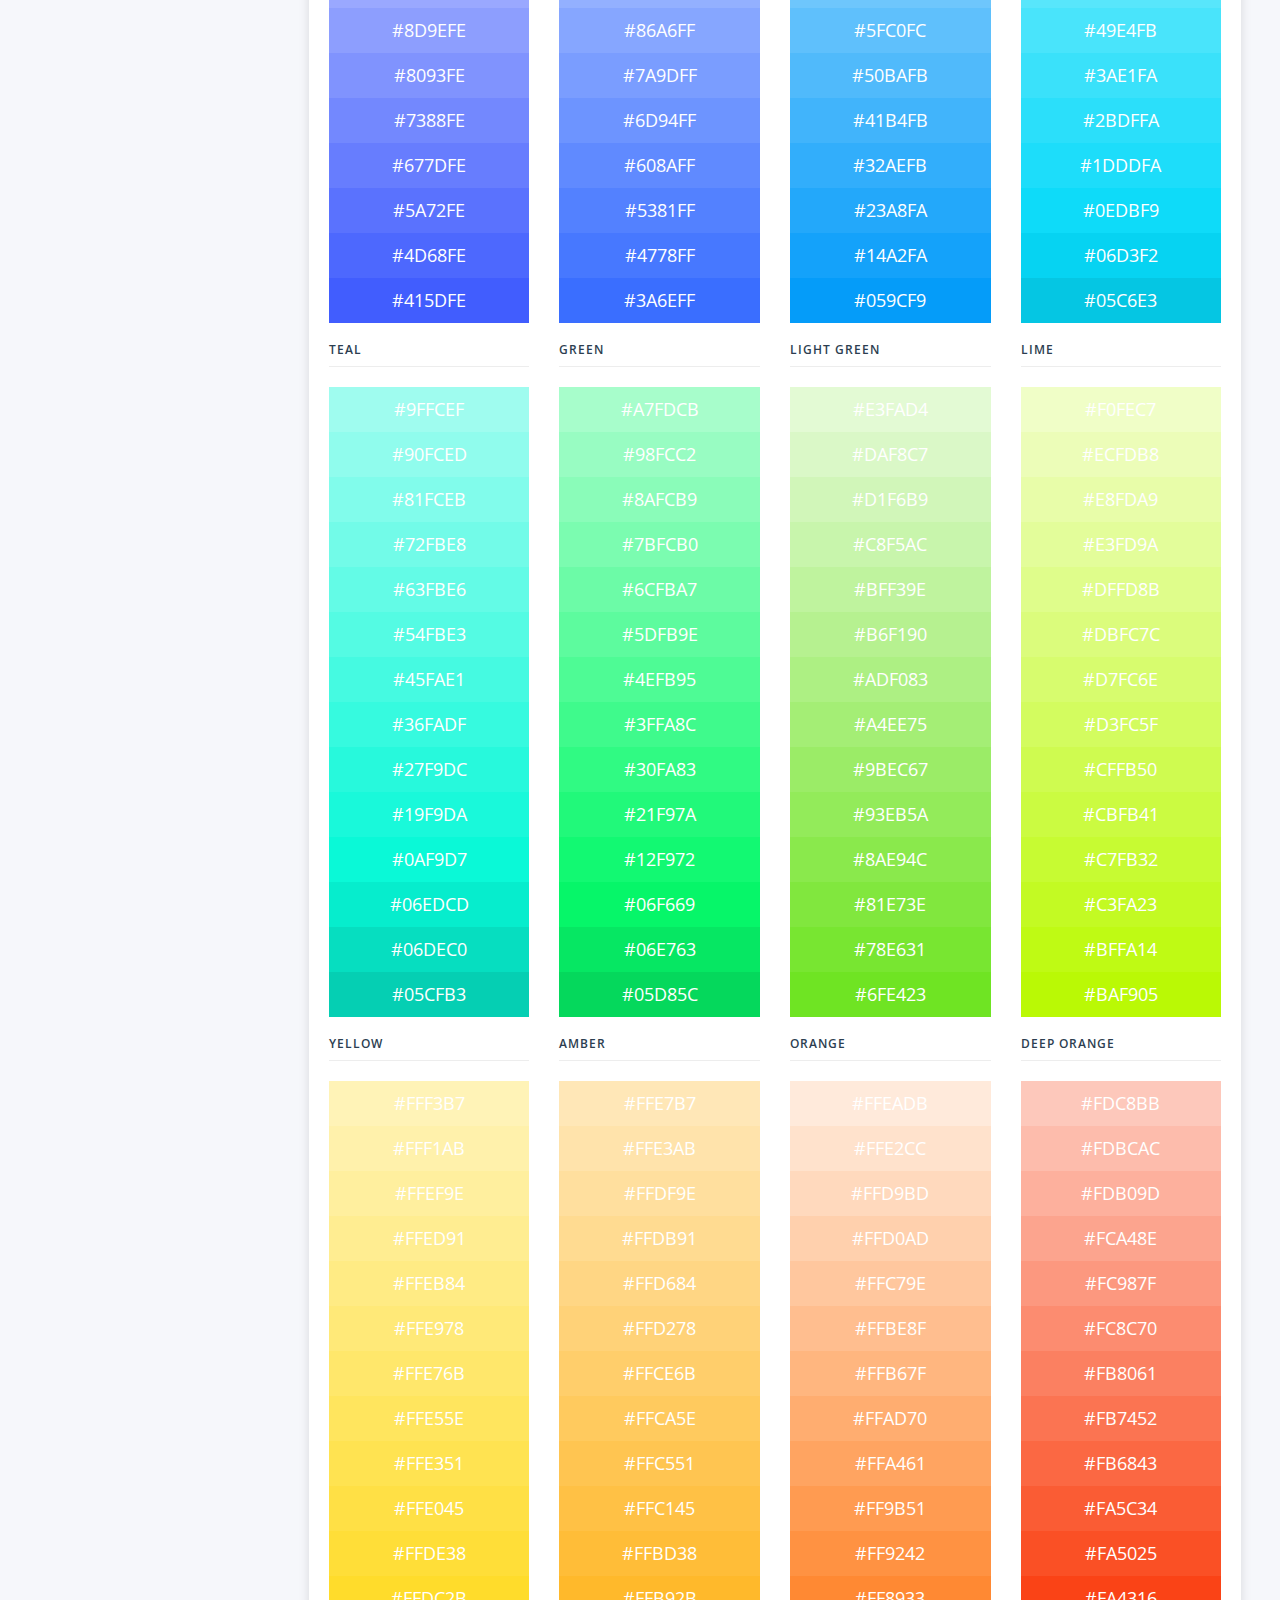
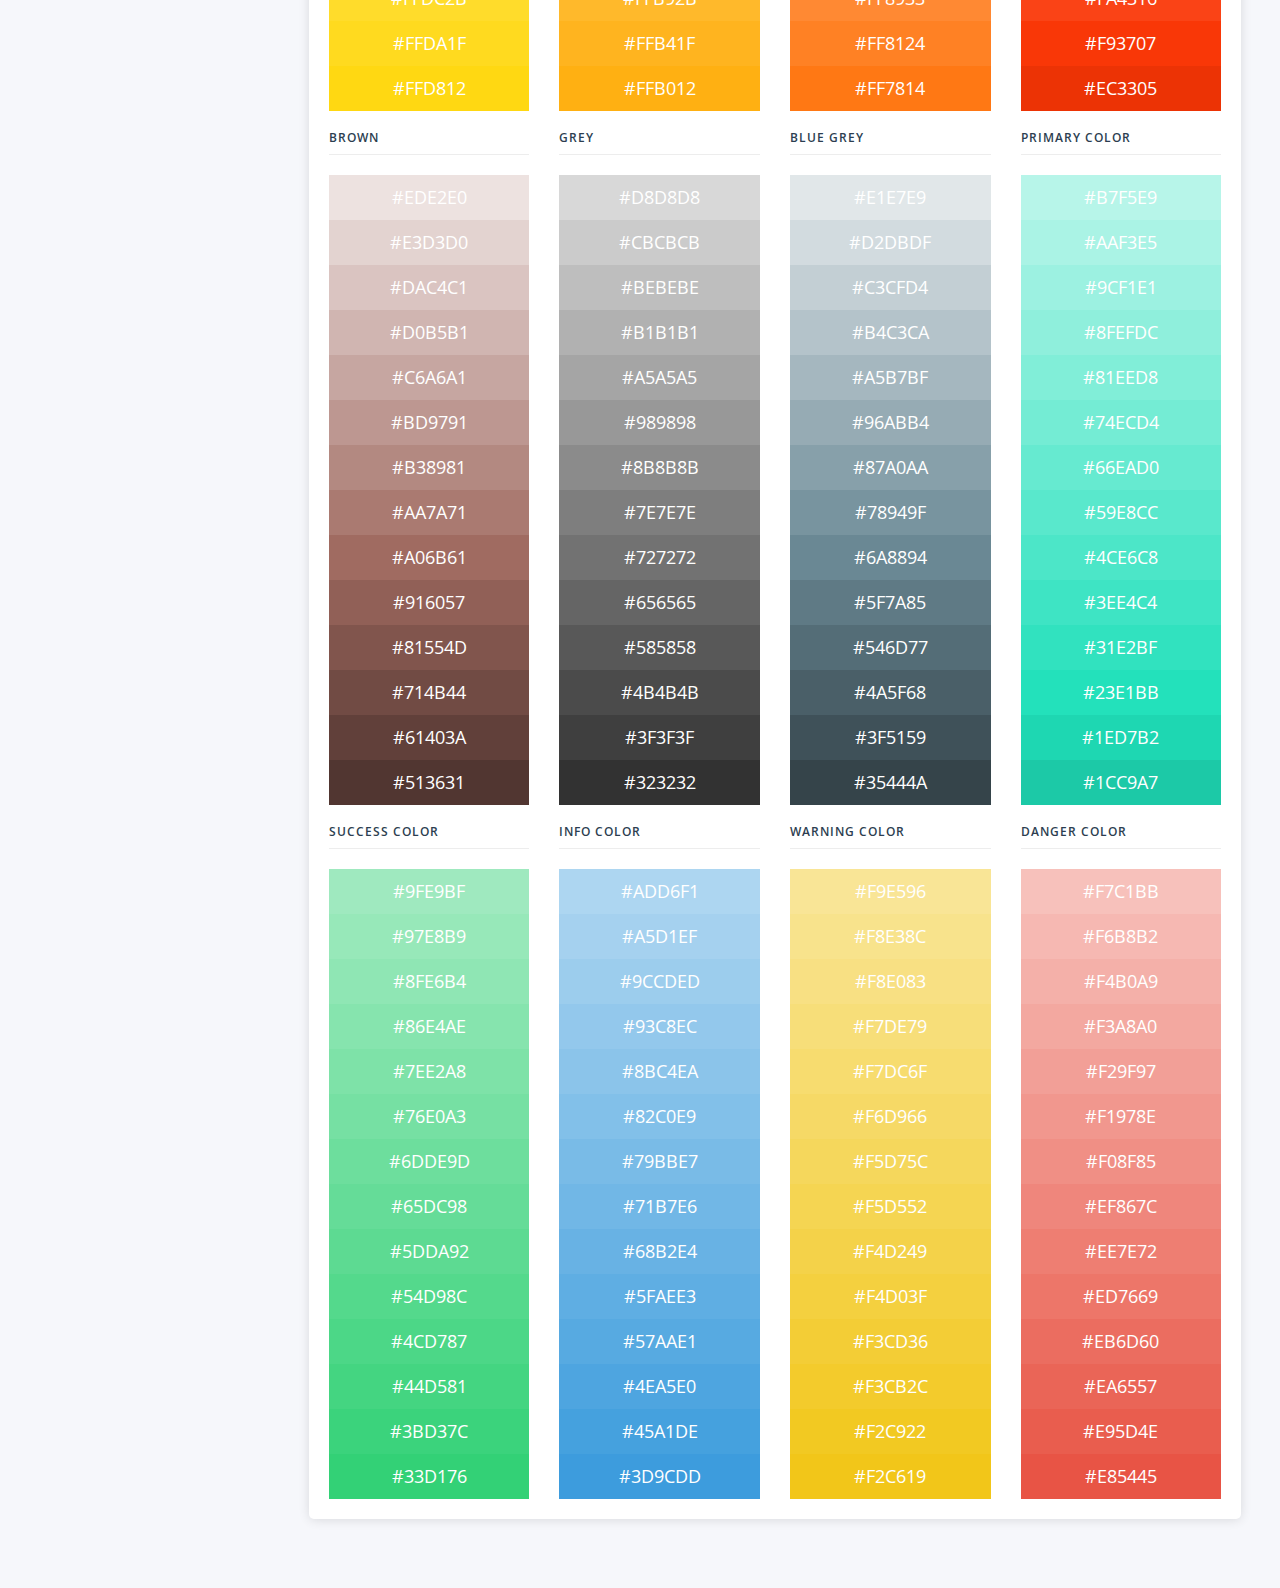
<file: color.html>
<!DOCTYPE html>
<html lang="en">

<head>
    <title>GURU Able - Free Lite Admin Template </title>
    <!-- HTML5 Shim and Respond.js IE9 support of HTML5 elements and media queries -->
    <!-- WARNING: Respond.js doesn't work if you view the page via file:// -->
    <!--[if lt IE 9]>
      <script src="https://oss.maxcdn.com/libs/html5shiv/3.7.0/html5shiv.js"></script>
      <script src="https://oss.maxcdn.com/libs/respond.js/1.4.2/respond.min.js"></script>
      <![endif]-->
      <!-- Meta -->
      <meta charset="utf-8">
      <meta name="viewport" content="width=device-width, initial-scale=1.0, user-scalable=0, minimal-ui">
      <meta http-equiv="X-UA-Compatible" content="IE=edge" />
      <meta name="description" content="CodedThemes">
      <meta name="keywords" content=" Admin , Responsive, Landing, Bootstrap, App, Template, Mobile, iOS, Android, apple, creative app">
      <meta name="author" content="CodedThemes">
      <!-- Favicon icon -->
      <link rel="icon" href="assets/images/favicon.ico" type="image/x-icon">
      <!-- Google font--><link href="https://fonts.googleapis.com/css?family=Open+Sans:400,600,800" rel="stylesheet">
      <!-- Required Fremwork -->
      <link rel="stylesheet" type="text/css" href="assets/css/bootstrap/css/bootstrap.min.css">
      <!-- themify-icons line icon -->
      <link rel="stylesheet" type="text/css" href="assets/icon/themify-icons/themify-icons.css">
      <!-- ico font -->
      <link rel="stylesheet" type="text/css" href="assets/icon/icofont/css/icofont.css">
      <!-- Style.css -->
      <link rel="stylesheet" type="text/css" href="assets/css/style.css">
      <link rel="stylesheet" type="text/css" href="assets/css/jquery.mCustomScrollbar.css">
  </head>

  <body>
    <!-- Pre-loader start -->
    <div class="theme-loader">
        <div class="ball-scale">
            <div class='contain'>
                <div class="ring"><div class="frame"></div></div>
                <div class="ring"><div class="frame"></div></div>
                <div class="ring"><div class="frame"></div></div>
                <div class="ring"><div class="frame"></div></div>
                <div class="ring"><div class="frame"></div></div>
                <div class="ring"><div class="frame"></div></div>
                <div class="ring"><div class="frame"></div></div>
                <div class="ring"><div class="frame"></div></div>
                <div class="ring"><div class="frame"></div></div>
                <div class="ring"><div class="frame"></div></div>
            </div>
        </div>
    </div>
    <!-- Pre-loader end -->
    <div id="pcoded" class="pcoded">
        <div class="pcoded-overlay-box"></div>
        <div class="pcoded-container navbar-wrapper">

            <nav class="navbar header-navbar pcoded-header">
                <div class="navbar-wrapper">

                    <div class="navbar-logo">
                        <a class="mobile-menu" id="mobile-collapse" href="#!">
                            <i class="ti-menu"></i>
                        </a>
                        <a class="mobile-search morphsearch-search" href="#">
                            <i class="ti-search"></i>
                        </a>
                        <a href="index.html">
                            <img class="img-fluid" src="assets/images/logo.png" alt="Theme-Logo" />
                        </a>
                        <a class="mobile-options">
                            <i class="ti-more"></i>
                        </a>
                    </div>

                    <div class="navbar-container container-fluid">
                        <ul class="nav-left">
                            <li>
                                <div class="sidebar_toggle"><a href="javascript:void(0)"><i class="ti-menu"></i></a></div>
                            </li>
                            
                            <li>
                                <a href="#!" onclick="javascript:toggleFullScreen()">
                                    <i class="ti-fullscreen"></i>
                                </a>
                            </li>
                        </ul>
                        <ul class="nav-right">
                            <li class="header-notification">
                                <a href="#!">
                                    <i class="ti-bell"></i>
                                    <span class="badge bg-c-pink"></span>
                                </a>
                                <ul class="show-notification">
                                    <li>
                                        <h6>Notifications</h6>
                                        <label class="label label-danger">New</label>
                                    </li>
                                    <li>
                                        <div class="media">
                                            <img class="d-flex align-self-center" src="assets/images/user.png" alt="Generic placeholder image">
                                            <div class="media-body">
                                                <h5 class="notification-user">John Doe</h5>
                                                <p class="notification-msg">Lorem ipsum dolor sit amet, consectetuer elit.</p>
                                                <span class="notification-time">30 minutes ago</span>
                                            </div>
                                        </div>
                                    </li>
                                    <li>
                                        <div class="media">
                                            <img class="d-flex align-self-center" src="assets/images/user.png" alt="Generic placeholder image">
                                            <div class="media-body">
                                                <h5 class="notification-user">Joseph William</h5>
                                                <p class="notification-msg">Lorem ipsum dolor sit amet, consectetuer elit.</p>
                                                <span class="notification-time">30 minutes ago</span>
                                            </div>
                                        </div>
                                    </li>
                                    <li>
                                        <div class="media">
                                            <img class="d-flex align-self-center" src="assets/images/user.png" alt="Generic placeholder image">
                                            <div class="media-body">
                                                <h5 class="notification-user">Sara Soudein</h5>
                                                <p class="notification-msg">Lorem ipsum dolor sit amet, consectetuer elit.</p>
                                                <span class="notification-time">30 minutes ago</span>
                                            </div>
                                        </div>
                                    </li>
                                </ul>
                            </li>
                            
                            <li class="user-profile header-notification">
                                <a href="#!">
                                    <img src="assets/images/avatar-4.jpg" class="img-radius" alt="User-Profile-Image">
                                    <span>John Doe</span>
                                    <i class="ti-angle-down"></i>
                                </a>
                                <ul class="show-notification profile-notification">
                                    <li>
                                        <a href="#!">
                                            <i class="ti-settings"></i> Settings
                                        </a>
                                    </li>
                                    <li>
                                        <a href="#">
                                            <i class="ti-user"></i> Profile
                                        </a>
                                    </li>
                                    <li>
                                        <a href="#">
                                            <i class="ti-email"></i> My Messages
                                        </a>
                                    </li>
                                    <li>
                                        <a href="#">
                                            <i class="ti-lock"></i> Lock Screen
                                        </a>
                                    </li>
                                    <li>
                                        <a href="auth-normal-sign-in.html">
                                            <i class="ti-layout-sidebar-left"></i> Logout
                                        </a>
                                    </li>
                                </ul>
                            </li>
                        </ul>
                        
                    </div>
                </div>
            </nav>

            <div class="pcoded-main-container">
                <div class="pcoded-wrapper">
                    <nav class="pcoded-navbar">
                        <div class="sidebar_toggle"><a href="#"><i class="icon-close icons"></i></a></div>
                        <div class="pcoded-inner-navbar main-menu">
                            <div class="">
                                <div class="main-menu-header">
                                    <img class="img-40 img-radius" src="assets/images/avatar-4.jpg" alt="User-Profile-Image">
                                    <div class="user-details">
                                        <span>John Doe</span>
                                        <span id="more-details">UX Designer<i class="ti-angle-down"></i></span>
                                    </div>
                                </div>

                                <div class="main-menu-content">
                                    <ul>
                                        <li class="more-details">
                                            <a href="#"><i class="ti-user"></i>View Profile</a>
                                            <a href="#!"><i class="ti-settings"></i>Settings</a>
                                            <a href="auth-normal-sign-in.html"><i class="ti-layout-sidebar-left"></i>Logout</a>
                                        </li>
                                    </ul>
                                </div>
                            </div>
                            <div class="pcoded-search">
                                <span class="searchbar-toggle">  </span>
                                <div class="pcoded-search-box ">
                                    <input type="text" placeholder="Search">
                                    <span class="search-icon"><i class="ti-search" aria-hidden="true"></i></span>
                                </div>
                            </div>
                            <div class="pcoded-navigatio-lavel" data-i18n="nav.category.navigation">Layout</div>
                            <ul class="pcoded-item pcoded-left-item">
                                <li class="">
                                    <a href="index.html">
                                        <span class="pcoded-micon"><i class="ti-home"></i><b>D</b></span>
                                        <span class="pcoded-mtext" data-i18n="nav.dash.main">Dashboard</span>
                                        <span class="pcoded-mcaret"></span>
                                    </a>
                                </li>
                                <li class="pcoded-hasmenu active pcoded-trigger">
                                    <a href="javascript:void(0)">
                                        <span class="pcoded-micon"><i class="ti-layout-grid2-alt"></i></span>
                                        <span class="pcoded-mtext"  data-i18n="nav.basic-components.main">Components</span>
                                        <span class="pcoded-mcaret"></span>
                                    </a>
                                    <ul class="pcoded-submenu">
                                        <li class=" ">
                                            <a href="accordion.html">
                                                <span class="pcoded-micon"><i class="ti-angle-right"></i></span>
                                                <span class="pcoded-mtext" data-i18n="nav.basic-components.alert">Accordion</span>
                                                <span class="pcoded-mcaret"></span>
                                            </a>
                                        </li>
                                        <li class=" ">
                                            <a href="breadcrumb.html">
                                                <span class="pcoded-micon"><i class="ti-angle-right"></i></span>
                                                <span class="pcoded-mtext" data-i18n="nav.basic-components.breadcrumbs">Breadcrumbs</span>
                                                <span class="pcoded-mcaret"></span>
                                            </a>
                                        </li>
                                        <li class=" ">
                                            <a href="button.html">
                                                <span class="pcoded-micon"><i class="ti-angle-right"></i></span>
                                                <span class="pcoded-mtext" data-i18n="nav.basic-components.alert">Button</span>
                                                <span class="pcoded-mcaret"></span>
                                            </a>
                                        </li>
                                        <li class=" ">
                                            <a href="tabs.html">
                                                <span class="pcoded-micon"><i class="ti-angle-right"></i></span>
                                                <span class="pcoded-mtext" data-i18n="nav.basic-components.breadcrumbs">Tabs</span>
                                                <span class="pcoded-mcaret"></span>
                                            </a>
                                        </li>
                                        <li class="active">
                                            <a href="color.html">
                                                <span class="pcoded-micon"><i class="ti-angle-right"></i></span>
                                                <span class="pcoded-mtext" data-i18n="nav.basic-components.alert">Color</span>
                                                <span class="pcoded-mcaret"></span>
                                            </a>
                                        </li>
                                        <li class=" ">
                                            <a href="label-badge.html">
                                                <span class="pcoded-micon"><i class="ti-angle-right"></i></span>
                                                <span class="pcoded-mtext" data-i18n="nav.basic-components.breadcrumbs">Label Badge</span>
                                                <span class="pcoded-mcaret"></span>
                                            </a>
                                        </li>
                                        <li class=" ">
                                            <a href="tooltip.html">
                                                <span class="pcoded-micon"><i class="ti-angle-right"></i></span>
                                                <span class="pcoded-mtext" data-i18n="nav.basic-components.alert">Tooltip</span>
                                                <span class="pcoded-mcaret"></span>
                                            </a>
                                        </li>
                                        <li class=" ">
                                            <a href="typography.html">
                                                <span class="pcoded-micon"><i class="ti-angle-right"></i></span>
                                                <span class="pcoded-mtext" data-i18n="nav.basic-components.breadcrumbs">Typography</span>
                                                <span class="pcoded-mcaret"></span>
                                            </a>
                                        </li>
                                        <li class=" ">
                                            <a href="notification.html">
                                                <span class="pcoded-micon"><i class="ti-angle-right"></i></span>
                                                <span class="pcoded-mtext" data-i18n="nav.basic-components.alert">Notification</span>
                                                <span class="pcoded-mcaret"></span>
                                            </a>
                                        </li>
                                        <li class=" ">
                                            <a href="icon-themify.html">
                                                <span class="pcoded-micon"><i class="ti-angle-right"></i></span>
                                                <span class="pcoded-mtext" data-i18n="nav.basic-components.breadcrumbs">Icon</span>
                                                <span class="pcoded-mcaret"></span>
                                            </a>
                                        </li>

                                    </ul>
                                </li>
                            </ul>
                            <div class="pcoded-navigatio-lavel" data-i18n="nav.category.forms">Forms &amp; Tables</div>
                            <ul class="pcoded-item pcoded-left-item">
                                <li>
                                    <a href="form-elements-component.html">
                                        <span class="pcoded-micon"><i class="ti-layers"></i><b>FC</b></span>
                                        <span class="pcoded-mtext" data-i18n="nav.form-components.main">Form Components</span>
                                        <span class="pcoded-mcaret"></span>
                                    </a>
                                </li>
                                <li>
                                    <a href="bs-basic-table.html">
                                        <span class="pcoded-micon"><i class="ti-layers"></i><b>FC</b></span>
                                        <span class="pcoded-mtext" data-i18n="nav.form-components.main">Basic Table</span>
                                        <span class="pcoded-mcaret"></span>
                                    </a>
                                </li>
                                
                            </ul>

                            <div class="pcoded-navigatio-lavel" data-i18n="nav.category.forms">Chart &amp; Maps</div>
                            <ul class="pcoded-item pcoded-left-item">
                                <li>
                                    <a href="chart.html">
                                        <span class="pcoded-micon"><i class="ti-layers"></i><b>FC</b></span>
                                        <span class="pcoded-mtext" data-i18n="nav.form-components.main">Chart</span>
                                        <span class="pcoded-mcaret"></span>
                                    </a>
                                </li>
                                <li>
                                    <a href="map-google.html">
                                        <span class="pcoded-micon"><i class="ti-layers"></i><b>FC</b></span>
                                        <span class="pcoded-mtext" data-i18n="nav.form-components.main">Maps</span>
                                        <span class="pcoded-mcaret"></span>
                                    </a>
                                </li>
                                <li class="pcoded-hasmenu">
                                    <a href="javascript:void(0)">
                                        <span class="pcoded-micon"><i class="ti-layout-grid2-alt"></i></span>
                                        <span class="pcoded-mtext"  data-i18n="nav.basic-components.main">Pages</span>
                                        <span class="pcoded-mcaret"></span>
                                    </a>
                                    <ul class="pcoded-submenu">
                                        <li class=" ">
                                            <a href="auth-normal-sign-in.html">
                                                <span class="pcoded-micon"><i class="ti-angle-right"></i></span>
                                                <span class="pcoded-mtext" data-i18n="nav.basic-components.alert">Login</span>
                                                <span class="pcoded-mcaret"></span>
                                            </a>
                                        </li>
                                        <li class=" ">
                                            <a href="auth-sign-up.html">
                                                <span class="pcoded-micon"><i class="ti-angle-right"></i></span>
                                                <span class="pcoded-mtext" data-i18n="nav.basic-components.breadcrumbs">Register</span>
                                                <span class="pcoded-mcaret"></span>
                                            </a>
                                        </li>
                                        <li class=" ">
                                            <a href="sample-page.html">
                                                <span class="pcoded-micon"><i class="ti-angle-right"></i></span>
                                                <span class="pcoded-mtext" data-i18n="nav.basic-components.breadcrumbs">Sample Page</span>
                                                <span class="pcoded-mcaret"></span>
                                            </a>
                                        </li>
                                    </ul>
                                </li>
                                
                            </ul>

                            <div class="pcoded-navigatio-lavel" data-i18n="nav.category.other">Other</div>
                            <ul class="pcoded-item pcoded-left-item">
                                <li class="pcoded-hasmenu ">
                                    <a href="javascript:void(0)">
                                        <span class="pcoded-micon"><i class="ti-direction-alt"></i><b>M</b></span>
                                        <span class="pcoded-mtext" data-i18n="nav.menu-levels.main">Menu Levels</span>
                                        <span class="pcoded-mcaret"></span>
                                    </a>
                                    <ul class="pcoded-submenu">
                                        <li class="">
                                            <a href="javascript:void(0)">
                                                <span class="pcoded-micon"><i class="ti-angle-right"></i></span>
                                                <span class="pcoded-mtext" data-i18n="nav.menu-levels.menu-level-21">Menu Level 2.1</span>
                                                <span class="pcoded-mcaret"></span>
                                            </a>
                                        </li>
                                        <li class="pcoded-hasmenu ">
                                            <a href="javascript:void(0)">
                                                <span class="pcoded-micon"><i class="ti-direction-alt"></i></span>
                                                <span class="pcoded-mtext" data-i18n="nav.menu-levels.menu-level-22.main">Menu Level 2.2</span>
                                                <span class="pcoded-mcaret"></span>
                                            </a>
                                            <ul class="pcoded-submenu">
                                                <li class="">
                                                    <a href="javascript:void(0)">
                                                        <span class="pcoded-micon"><i class="ti-angle-right"></i></span>
                                                        <span class="pcoded-mtext" data-i18n="nav.menu-levels.menu-level-22.menu-level-31">Menu Level 3.1</span>
                                                        <span class="pcoded-mcaret"></span>
                                                    </a>
                                                </li>
                                            </ul>
                                        </li>
                                        <li class="">
                                            <a href="javascript:void(0)">
                                                <span class="pcoded-micon"><i class="ti-angle-right"></i></span>
                                                <span class="pcoded-mtext" data-i18n="nav.menu-levels.menu-level-23">Menu Level 2.3</span>
                                                <span class="pcoded-mcaret"></span>
                                            </a>
                                        </li>

                                    </ul>
                                </li>
                            </ul>
                        </div>
                    </nav>
                    <div class="pcoded-content">
                        <div class="pcoded-inner-content">
                            <!-- Main-body start -->
                            <div class="main-body">
                                <div class="page-wrapper">
                                    <!-- Page-header start -->
                                    <div class="page-header card">
                                        <div class="row align-items-end">
                                            <div class="col-lg-8">
                                                <div class="page-header-title">
                                                    <i class="icofont icofont-layout bg-c-blue"></i>
                                                    <div class="d-inline">
                                                        <h4>Color</h4>
                                                        <span>lorem ipsum dolor sit amet, consectetur adipisicing elit</span>
                                                    </div>
                                                </div>
                                            </div>
                                            <div class="col-lg-4">
                                                <div class="page-header-breadcrumb">
                                                    <ul class="breadcrumb-title">
                                                        <li class="breadcrumb-item">
                                                            <a href="index.html">
                                                                <i class="icofont icofont-home"></i>
                                                            </a>
                                                        </li>
                                                        <li class="breadcrumb-item"><a href="#!">Basic Components</a>
                                                        </li>
                                                        <li class="breadcrumb-item"><a href="#!">Color</a>
                                                        </li>
                                                    </ul>
                                                </div>
                                            </div>
                                        </div>
                                    </div>
                                    <!-- Page-header end -->
                                    
                                    <!-- Page-body start -->
                                    <div class="page-body">
                                        <!-- Default color card start -->
                                        <div class="card">
                                            <div class="card-header">
                                                <h5>Default color</h5>
                                                <div class="card-header-right">    <ul class="list-unstyled card-option">        <li><i class="icofont icofont-simple-left "></i></li>        <li><i class="icofont icofont-maximize full-card"></i></li>        <li><i class="icofont icofont-minus minimize-card"></i></li>        <li><i class="icofont icofont-refresh reload-card"></i></li>        <li><i class="icofont icofont-error close-card"></i></li>    </ul></div>
                                            </div>
                                            <div class="card-block">
                                                <div class="row text-uppercase text-center">
                                                    <div class="col-md-2 waves-effect waves-light p-b-10">
                                                        <div class="bg-default p-10">#BDC3C7</div>
                                                    </div>
                                                    <div class="col-md-2 waves-effect waves-light p-b-10">
                                                        <div class="bg-primary p-10 ">#1ABC9C</div>
                                                    </div>
                                                    <div class="col-md-2 waves-effect waves-light p-b-10">
                                                        <div class="bg-success p-10">#2ECC71</div>
                                                    </div>
                                                    <div class="col-md-2 waves-effect waves-light p-b-10">
                                                        <div class="bg-info p-10">#3498DB</div>
                                                    </div>
                                                    <div class="col-md-2 waves-effect waves-light p-b-10">
                                                        <div class="bg-warning p-10">#F1C40F</div>
                                                    </div>
                                                    <div class="col-md-2 waves-effect waves-light p-b-10">
                                                        <div class="bg-danger p-10">#E74C3C</div>
                                                    </div>
                                                    <div class="col-md-2 waves-effect waves-light p-b-10">
                                                        <div class="bg-inverse p-10">#34495E</div>
                                                    </div>
                                                </div>
                                                <!-- end of eow -->
                                            </div>
                                        </div>
                                        <!-- Default color card end -->
                                        <div class="card">
                                            <div class="card-header">
                                                <h5>Colors</h5>
                                                <div class="card-header-right">    <ul class="list-unstyled card-option">        <li><i class="icofont icofont-simple-left "></i></li>        <li><i class="icofont icofont-maximize full-card"></i></li>        <li><i class="icofont icofont-minus minimize-card"></i></li>        <li><i class="icofont icofont-refresh reload-card"></i></li>        <li><i class="icofont icofont-error close-card"></i></li>    </ul></div>
                                            </div>
                                            <div class="card-block">
                                                <!-- Red color start -->
                                                <div class="row">
                                                    <div class="col-lg-3 col-md-6">
                                                        <h6 class="sub-title text-uppercase">red</h6>
                                                        <div class="red-colors">
                                                            <ul class="m-b-20">
                                                                <li>
                                                                    <p></p>
                                                                </li>
                                                                <li>
                                                                    <p></p>
                                                                </li>
                                                                <li>
                                                                    <p></p>
                                                                </li>
                                                                <li>
                                                                    <p></p>
                                                                </li>
                                                                <li>
                                                                    <p></p>
                                                                </li>
                                                                <li>
                                                                    <p></p>
                                                                </li>
                                                                <li>
                                                                    <p></p>
                                                                </li>
                                                                <li>
                                                                    <p></p>
                                                                </li>
                                                                <li>
                                                                    <p></p>
                                                                </li>
                                                                <li>
                                                                    <p></p>
                                                                </li>
                                                                <li>
                                                                    <p></p>
                                                                </li>
                                                                <li>
                                                                    <p></p>
                                                                </li>
                                                                <li>
                                                                    <p></p>
                                                                </li>
                                                                <li>
                                                                    <p></p>
                                                                </li>
                                                            </ul>
                                                        </div>
                                                    </div>
                                                    <div class="col-lg-3 col-md-6">
                                                        <h6 class="sub-title text-uppercase">pink</h6>
                                                        <div class="pink-colors">
                                                            <ul class="m-b-20">
                                                                <li>
                                                                    <p></p>
                                                                </li>
                                                                <li>
                                                                    <p></p>
                                                                </li>
                                                                <li>
                                                                    <p></p>
                                                                </li>
                                                                <li>
                                                                    <p></p>
                                                                </li>
                                                                <li>
                                                                    <p></p>
                                                                </li>
                                                                <li>
                                                                    <p></p>
                                                                </li>
                                                                <li>
                                                                    <p></p>
                                                                </li>
                                                                <li>
                                                                    <p></p>
                                                                </li>
                                                                <li>
                                                                    <p></p>
                                                                </li>
                                                                <li>
                                                                    <p></p>
                                                                </li>
                                                                <li>
                                                                    <p></p>
                                                                </li>
                                                                <li>
                                                                    <p></p>
                                                                </li>
                                                                <li>
                                                                    <p></p>
                                                                </li>
                                                                <li>
                                                                    <p></p>
                                                                </li>
                                                            </ul>
                                                        </div>
                                                    </div>
                                                    <div class="col-lg-3 col-md-6">
                                                        <h6 class="sub-title text-uppercase"> purple</h6>
                                                        <div class="purple-colors">
                                                            <ul class="m-b-20">
                                                                <li>
                                                                    <p></p>
                                                                </li>
                                                                <li>
                                                                    <p></p>
                                                                </li>
                                                                <li>
                                                                    <p></p>
                                                                </li>
                                                                <li>
                                                                    <p></p>
                                                                </li>
                                                                <li>
                                                                    <p></p>
                                                                </li>
                                                                <li>
                                                                    <p></p>
                                                                </li>
                                                                <li>
                                                                    <p></p>
                                                                </li>
                                                                <li>
                                                                    <p></p>
                                                                </li>
                                                                <li>
                                                                    <p></p>
                                                                </li>
                                                                <li>
                                                                    <p></p>
                                                                </li>
                                                                <li>
                                                                    <p></p>
                                                                </li>
                                                                <li>
                                                                    <p></p>
                                                                </li>
                                                                <li>
                                                                    <p></p>
                                                                </li>
                                                                <li>
                                                                    <p></p>
                                                                </li>
                                                            </ul>
                                                        </div>
                                                    </div>
                                                    <div class="col-lg-3 col-md-6">
                                                        <h6 class="sub-title text-uppercase">deep purple</h6>
                                                        <div class="deep-purple-colors">
                                                            <ul class="m-b-20">
                                                                <li>
                                                                    <p></p>
                                                                </li>
                                                                <li>
                                                                    <p></p>
                                                                </li>
                                                                <li>
                                                                    <p></p>
                                                                </li>
                                                                <li>
                                                                    <p></p>
                                                                </li>
                                                                <li>
                                                                    <p></p>
                                                                </li>
                                                                <li>
                                                                    <p></p>
                                                                </li>
                                                                <li>
                                                                    <p></p>
                                                                </li>
                                                                <li>
                                                                    <p></p>
                                                                </li>
                                                                <li>
                                                                    <p></p>
                                                                </li>
                                                                <li>
                                                                    <p></p>
                                                                </li>
                                                                <li>
                                                                    <p></p>
                                                                </li>
                                                                <li>
                                                                    <p></p>
                                                                </li>
                                                                <li>
                                                                    <p></p>
                                                                </li>
                                                                <li>
                                                                    <p></p>
                                                                </li>
                                                            </ul>
                                                        </div>
                                                    </div>
                                                </div>
                                                <!-- Red color end -->
                                                <!-- Indigo color start -->
                                                <div class="row">
                                                    <div class="col-lg-3 col-md-6">
                                                        <h6 class="sub-title text-uppercase">indigo</h6>
                                                        <div class="indigo-colors">
                                                            <ul class="m-b-20">
                                                                <li>
                                                                    <p></p>
                                                                </li>
                                                                <li>
                                                                    <p></p>
                                                                </li>
                                                                <li>
                                                                    <p></p>
                                                                </li>
                                                                <li>
                                                                    <p></p>
                                                                </li>
                                                                <li>
                                                                    <p></p>
                                                                </li>
                                                                <li>
                                                                    <p></p>
                                                                </li>
                                                                <li>
                                                                    <p></p>
                                                                </li>
                                                                <li>
                                                                    <p></p>
                                                                </li>
                                                                <li>
                                                                    <p></p>
                                                                </li>
                                                                <li>
                                                                    <p></p>
                                                                </li>
                                                                <li>
                                                                    <p></p>
                                                                </li>
                                                                <li>
                                                                    <p></p>
                                                                </li>
                                                                <li>
                                                                    <p></p>
                                                                </li>
                                                                <li>
                                                                    <p></p>
                                                                </li>
                                                            </ul>
                                                        </div>
                                                    </div>
                                                    <!-- end of col-lg-3 col-md-6 -->
                                                    <div class="col-lg-3 col-md-6">
                                                        <h6 class="sub-title text-uppercase"> blue</h6>
                                                        <div class="blue-colors">
                                                            <ul class="m-b-20">
                                                                <li>
                                                                    <p></p>
                                                                </li>
                                                                <li>
                                                                    <p></p>
                                                                </li>
                                                                <li>
                                                                    <p></p>
                                                                </li>
                                                                <li>
                                                                    <p></p>
                                                                </li>
                                                                <li>
                                                                    <p></p>
                                                                </li>
                                                                <li>
                                                                    <p></p>
                                                                </li>
                                                                <li>
                                                                    <p></p>
                                                                </li>
                                                                <li>
                                                                    <p></p>
                                                                </li>
                                                                <li>
                                                                    <p></p>
                                                                </li>
                                                                <li>
                                                                    <p></p>
                                                                </li>
                                                                <li>
                                                                    <p></p>
                                                                </li>
                                                                <li>
                                                                    <p></p>
                                                                </li>
                                                                <li>
                                                                    <p></p>
                                                                </li>
                                                                <li>
                                                                    <p></p>
                                                                </li>
                                                            </ul>
                                                        </div>
                                                    </div>
                                                    <div class="col-lg-3 col-md-6">
                                                        <h6 class="sub-title text-uppercase">light blue</h6>
                                                        <div class="light-blue-colors">
                                                            <ul class="m-b-20">
                                                                <li>
                                                                    <p></p>
                                                                </li>
                                                                <li>
                                                                    <p></p>
                                                                </li>
                                                                <li>
                                                                    <p></p>
                                                                </li>
                                                                <li>
                                                                    <p></p>
                                                                </li>
                                                                <li>
                                                                    <p></p>
                                                                </li>
                                                                <li>
                                                                    <p></p>
                                                                </li>
                                                                <li>
                                                                    <p></p>
                                                                </li>
                                                                <li>
                                                                    <p></p>
                                                                </li>
                                                                <li>
                                                                    <p></p>
                                                                </li>
                                                                <li>
                                                                    <p></p>
                                                                </li>
                                                                <li>
                                                                    <p></p>
                                                                </li>
                                                                <li>
                                                                    <p></p>
                                                                </li>
                                                                <li>
                                                                    <p></p>
                                                                </li>
                                                                <li>
                                                                    <p></p>
                                                                </li>
                                                            </ul>
                                                        </div>
                                                    </div>
                                                    <div class="col-lg-3 col-md-6">
                                                        <h6 class="sub-title text-uppercase">cyan</h6>
                                                        <div class="cyan-colors">
                                                            <ul class="m-b-20">
                                                                <li>
                                                                    <p></p>
                                                                </li>
                                                                <li>
                                                                    <p></p>
                                                                </li>
                                                                <li>
                                                                    <p></p>
                                                                </li>
                                                                <li>
                                                                    <p></p>
                                                                </li>
                                                                <li>
                                                                    <p></p>
                                                                </li>
                                                                <li>
                                                                    <p></p>
                                                                </li>
                                                                <li>
                                                                    <p></p>
                                                                </li>
                                                                <li>
                                                                    <p></p>
                                                                </li>
                                                                <li>
                                                                    <p></p>
                                                                </li>
                                                                <li>
                                                                    <p></p>
                                                                </li>
                                                                <li>
                                                                    <p></p>
                                                                </li>
                                                                <li>
                                                                    <p></p>
                                                                </li>
                                                                <li>
                                                                    <p></p>
                                                                </li>
                                                                <li>
                                                                    <p></p>
                                                                </li>
                                                            </ul>
                                                        </div>
                                                    </div>
                                                </div>
                                                <!-- Indigo color end -->
                                                <!-- Teal color start -->
                                                <div class="row">
                                                    <div class="col-lg-3 col-md-6">
                                                        <h6 class="sub-title text-uppercase">teal</h6>
                                                        <div class="teal-colors">
                                                            <ul class="m-b-20">
                                                                <li>
                                                                    <p></p>
                                                                </li>
                                                                <li>
                                                                    <p></p>
                                                                </li>
                                                                <li>
                                                                    <p></p>
                                                                </li>
                                                                <li>
                                                                    <p></p>
                                                                </li>
                                                                <li>
                                                                    <p></p>
                                                                </li>
                                                                <li>
                                                                    <p></p>
                                                                </li>
                                                                <li>
                                                                    <p></p>
                                                                </li>
                                                                <li>
                                                                    <p></p>
                                                                </li>
                                                                <li>
                                                                    <p></p>
                                                                </li>
                                                                <li>
                                                                    <p></p>
                                                                </li>
                                                                <li>
                                                                    <p></p>
                                                                </li>
                                                                <li>
                                                                    <p></p>
                                                                </li>
                                                                <li>
                                                                    <p></p>
                                                                </li>
                                                                <li>
                                                                    <p></p>
                                                                </li>
                                                            </ul>
                                                        </div>
                                                    </div>
                                                    <!-- end of col-lg-3 col-md-6 -->
                                                    <div class="col-lg-3 col-md-6">
                                                        <h6 class="sub-title text-uppercase">green</h6>
                                                        <div class="green-colors">
                                                            <ul class="m-b-20">
                                                                <li>
                                                                    <p></p>
                                                                </li>
                                                                <li>
                                                                    <p></p>
                                                                </li>
                                                                <li>
                                                                    <p></p>
                                                                </li>
                                                                <li>
                                                                    <p></p>
                                                                </li>
                                                                <li>
                                                                    <p></p>
                                                                </li>
                                                                <li>
                                                                    <p></p>
                                                                </li>
                                                                <li>
                                                                    <p></p>
                                                                </li>
                                                                <li>
                                                                    <p></p>
                                                                </li>
                                                                <li>
                                                                    <p></p>
                                                                </li>
                                                                <li>
                                                                    <p></p>
                                                                </li>
                                                                <li>
                                                                    <p></p>
                                                                </li>
                                                                <li>
                                                                    <p></p>
                                                                </li>
                                                                <li>
                                                                    <p></p>
                                                                </li>
                                                                <li>
                                                                    <p></p>
                                                                </li>
                                                            </ul>
                                                        </div>
                                                    </div>
                                                    <div class="col-lg-3 col-md-6">
                                                        <h6 class="sub-title text-uppercase">light green</h6>
                                                        <div class="light-green-colors">
                                                            <ul class="m-b-20">
                                                                <li>
                                                                    <p></p>
                                                                </li>
                                                                <li>
                                                                    <p></p>
                                                                </li>
                                                                <li>
                                                                    <p></p>
                                                                </li>
                                                                <li>
                                                                    <p></p>
                                                                </li>
                                                                <li>
                                                                    <p></p>
                                                                </li>
                                                                <li>
                                                                    <p></p>
                                                                </li>
                                                                <li>
                                                                    <p></p>
                                                                </li>
                                                                <li>
                                                                    <p></p>
                                                                </li>
                                                                <li>
                                                                    <p></p>
                                                                </li>
                                                                <li>
                                                                    <p></p>
                                                                </li>
                                                                <li>
                                                                    <p></p>
                                                                </li>
                                                                <li>
                                                                    <p></p>
                                                                </li>
                                                                <li>
                                                                    <p></p>
                                                                </li>
                                                                <li>
                                                                    <p></p>
                                                                </li>
                                                            </ul>
                                                        </div>
                                                    </div>
                                                    <div class="col-lg-3 col-md-6">
                                                        <h6 class="sub-title text-uppercase">lime</h6>
                                                        <div class="lime-colors">
                                                            <ul class="m-b-20">
                                                                <li>
                                                                    <p></p>
                                                                </li>
                                                                <li>
                                                                    <p></p>
                                                                </li>
                                                                <li>
                                                                    <p></p>
                                                                </li>
                                                                <li>
                                                                    <p></p>
                                                                </li>
                                                                <li>
                                                                    <p></p>
                                                                </li>
                                                                <li>
                                                                    <p></p>
                                                                </li>
                                                                <li>
                                                                    <p></p>
                                                                </li>
                                                                <li>
                                                                    <p></p>
                                                                </li>
                                                                <li>
                                                                    <p></p>
                                                                </li>
                                                                <li>
                                                                    <p></p>
                                                                </li>
                                                                <li>
                                                                    <p></p>
                                                                </li>
                                                                <li>
                                                                    <p></p>
                                                                </li>
                                                                <li>
                                                                    <p></p>
                                                                </li>
                                                                <li>
                                                                    <p></p>
                                                                </li>
                                                            </ul>
                                                        </div>
                                                    </div>
                                                </div>
                                                <!-- Teal color start -->
                                                <!-- Yellow color start -->
                                                <div class="row">
                                                    <div class="col-lg-3 col-md-6">
                                                        <h6 class="sub-title text-uppercase">yellow</h6>
                                                        <div class="yellow-colors">
                                                            <ul class="m-b-20">
                                                                <li>
                                                                    <p></p>
                                                                </li>
                                                                <li>
                                                                    <p></p>
                                                                </li>
                                                                <li>
                                                                    <p></p>
                                                                </li>
                                                                <li>
                                                                    <p></p>
                                                                </li>
                                                                <li>
                                                                    <p></p>
                                                                </li>
                                                                <li>
                                                                    <p></p>
                                                                </li>
                                                                <li>
                                                                    <p></p>
                                                                </li>
                                                                <li>
                                                                    <p></p>
                                                                </li>
                                                                <li>
                                                                    <p></p>
                                                                </li>
                                                                <li>
                                                                    <p></p>
                                                                </li>
                                                                <li>
                                                                    <p></p>
                                                                </li>
                                                                <li>
                                                                    <p></p>
                                                                </li>
                                                                <li>
                                                                    <p></p>
                                                                </li>
                                                                <li>
                                                                    <p></p>
                                                                </li>
                                                            </ul>
                                                        </div>
                                                    </div>
                                                    <!-- end of col-lg-3 col-md-6 -->
                                                    <div class="col-lg-3 col-md-6">
                                                        <h6 class="sub-title text-uppercase">amber</h6>
                                                        <div class="amber-colors">
                                                            <ul class="m-b-20">
                                                                <li>
                                                                    <p></p>
                                                                </li>
                                                                <li>
                                                                    <p></p>
                                                                </li>
                                                                <li>
                                                                    <p></p>
                                                                </li>
                                                                <li>
                                                                    <p></p>
                                                                </li>
                                                                <li>
                                                                    <p></p>
                                                                </li>
                                                                <li>
                                                                    <p></p>
                                                                </li>
                                                                <li>
                                                                    <p></p>
                                                                </li>
                                                                <li>
                                                                    <p></p>
                                                                </li>
                                                                <li>
                                                                    <p></p>
                                                                </li>
                                                                <li>
                                                                    <p></p>
                                                                </li>
                                                                <li>
                                                                    <p></p>
                                                                </li>
                                                                <li>
                                                                    <p></p>
                                                                </li>
                                                                <li>
                                                                    <p></p>
                                                                </li>
                                                                <li>
                                                                    <p></p>
                                                                </li>
                                                            </ul>
                                                        </div>
                                                    </div>
                                                    <div class="col-lg-3 col-md-6">
                                                        <h6 class="sub-title text-uppercase">orange</h6>
                                                        <div class="orange-colors">
                                                            <ul class="m-b-20">
                                                                <li>
                                                                    <p></p>
                                                                </li>
                                                                <li>
                                                                    <p></p>
                                                                </li>
                                                                <li>
                                                                    <p></p>
                                                                </li>
                                                                <li>
                                                                    <p></p>
                                                                </li>
                                                                <li>
                                                                    <p></p>
                                                                </li>
                                                                <li>
                                                                    <p></p>
                                                                </li>
                                                                <li>
                                                                    <p></p>
                                                                </li>
                                                                <li>
                                                                    <p></p>
                                                                </li>
                                                                <li>
                                                                    <p></p>
                                                                </li>
                                                                <li>
                                                                    <p></p>
                                                                </li>
                                                                <li>
                                                                    <p></p>
                                                                </li>
                                                                <li>
                                                                    <p></p>
                                                                </li>
                                                                <li>
                                                                    <p></p>
                                                                </li>
                                                                <li>
                                                                    <p></p>
                                                                </li>
                                                            </ul>
                                                        </div>
                                                    </div>
                                                    <div class="col-lg-3 col-md-6">
                                                        <h6 class="sub-title text-uppercase">deep orange</h6>
                                                        <div class="deep-orange-colors">
                                                            <ul class="m-b-20">
                                                                <li>
                                                                    <p></p>
                                                                </li>
                                                                <li>
                                                                    <p></p>
                                                                </li>
                                                                <li>
                                                                    <p></p>
                                                                </li>
                                                                <li>
                                                                    <p></p>
                                                                </li>
                                                                <li>
                                                                    <p></p>
                                                                </li>
                                                                <li>
                                                                    <p></p>
                                                                </li>
                                                                <li>
                                                                    <p></p>
                                                                </li>
                                                                <li>
                                                                    <p></p>
                                                                </li>
                                                                <li>
                                                                    <p></p>
                                                                </li>
                                                                <li>
                                                                    <p></p>
                                                                </li>
                                                                <li>
                                                                    <p></p>
                                                                </li>
                                                                <li>
                                                                    <p></p>
                                                                </li>
                                                                <li>
                                                                    <p></p>
                                                                </li>
                                                                <li>
                                                                    <p></p>
                                                                </li>
                                                            </ul>
                                                        </div>
                                                    </div>
                                                </div>
                                                <!-- Yellow color end -->
                                                <!-- Brown color start -->
                                                <div class="row">
                                                    <div class="col-lg-3 col-md-6">
                                                        <h6 class="sub-title text-uppercase">brown</h6>
                                                        <div class="brown-colors">
                                                            <ul class="m-b-20">
                                                                <li>
                                                                    <p></p>
                                                                </li>
                                                                <li>
                                                                    <p></p>
                                                                </li>
                                                                <li>
                                                                    <p></p>
                                                                </li>
                                                                <li>
                                                                    <p></p>
                                                                </li>
                                                                <li>
                                                                    <p></p>
                                                                </li>
                                                                <li>
                                                                    <p></p>
                                                                </li>
                                                                <li>
                                                                    <p></p>
                                                                </li>
                                                                <li>
                                                                    <p></p>
                                                                </li>
                                                                <li>
                                                                    <p></p>
                                                                </li>
                                                                <li>
                                                                    <p></p>
                                                                </li>
                                                                <li>
                                                                    <p></p>
                                                                </li>
                                                                <li>
                                                                    <p></p>
                                                                </li>
                                                                <li>
                                                                    <p></p>
                                                                </li>
                                                                <li>
                                                                    <p></p>
                                                                </li>
                                                            </ul>
                                                        </div>
                                                    </div>
                                                    <!-- end of col-lg-3 col-md-6 -->
                                                    <div class="col-lg-3 col-md-6">
                                                        <h6 class="sub-title text-uppercase">grey</h6>
                                                        <div class="grey-colors">
                                                            <ul class="m-b-20">
                                                                <li>
                                                                    <p></p>
                                                                </li>
                                                                <li>
                                                                    <p></p>
                                                                </li>
                                                                <li>
                                                                    <p></p>
                                                                </li>
                                                                <li>
                                                                    <p></p>
                                                                </li>
                                                                <li>
                                                                    <p></p>
                                                                </li>
                                                                <li>
                                                                    <p></p>
                                                                </li>
                                                                <li>
                                                                    <p></p>
                                                                </li>
                                                                <li>
                                                                    <p></p>
                                                                </li>
                                                                <li>
                                                                    <p></p>
                                                                </li>
                                                                <li>
                                                                    <p></p>
                                                                </li>
                                                                <li>
                                                                    <p></p>
                                                                </li>
                                                                <li>
                                                                    <p></p>
                                                                </li>
                                                                <li>
                                                                    <p></p>
                                                                </li>
                                                                <li>
                                                                    <p></p>
                                                                </li>
                                                            </ul>
                                                        </div>
                                                    </div>
                                                    <div class="col-lg-3 col-md-6">
                                                        <h6 class="sub-title text-uppercase">blue grey</h6>
                                                        <div class="blue-grey-colors">
                                                            <ul class="m-b-20">
                                                                <li>
                                                                    <p></p>
                                                                </li>
                                                                <li>
                                                                    <p></p>
                                                                </li>
                                                                <li>
                                                                    <p></p>
                                                                </li>
                                                                <li>
                                                                    <p></p>
                                                                </li>
                                                                <li>
                                                                    <p></p>
                                                                </li>
                                                                <li>
                                                                    <p></p>
                                                                </li>
                                                                <li>
                                                                    <p></p>
                                                                </li>
                                                                <li>
                                                                    <p></p>
                                                                </li>
                                                                <li>
                                                                    <p></p>
                                                                </li>
                                                                <li>
                                                                    <p></p>
                                                                </li>
                                                                <li>
                                                                    <p></p>
                                                                </li>
                                                                <li>
                                                                    <p></p>
                                                                </li>
                                                                <li>
                                                                    <p></p>
                                                                </li>
                                                                <li>
                                                                    <p></p>
                                                                </li>
                                                            </ul>
                                                        </div>
                                                        <!-- end of blue grey color   -->
                                                    </div>
                                                    <div class="col-lg-3 col-md-6">
                                                        <h6 class="sub-title text-uppercase">Primary color</h6>
                                                        <div class="primary-colorr">
                                                            <ul class="m-b-20">
                                                                <li>
                                                                    <p></p>
                                                                </li>
                                                                <li>
                                                                    <p></p>
                                                                </li>
                                                                <li>
                                                                    <p></p>
                                                                </li>
                                                                <li>
                                                                    <p></p>
                                                                </li>
                                                                <li>
                                                                    <p></p>
                                                                </li>
                                                                <li>
                                                                    <p></p>
                                                                </li>
                                                                <li>
                                                                    <p></p>
                                                                </li>
                                                                <li>
                                                                    <p></p>
                                                                </li>
                                                                <li>
                                                                    <p></p>
                                                                </li>
                                                                <li>
                                                                    <p></p>
                                                                </li>
                                                                <li>
                                                                    <p></p>
                                                                </li>
                                                                <li>
                                                                    <p></p>
                                                                </li>
                                                                <li>
                                                                    <p></p>
                                                                </li>
                                                                <li>
                                                                    <p></p>
                                                                </li>
                                                            </ul>
                                                        </div>
                                                        <!-- end of primary color color   -->
                                                    </div>
                                                </div>
                                                <div class="row">
                                                    <div class="col-lg-3 col-md-6">
                                                        <h6 class="sub-title text-uppercase">Success color</h6>
                                                        <div class="success-colorr">
                                                            <ul>
                                                                <li>
                                                                    <p></p>
                                                                </li>
                                                                <li>
                                                                    <p></p>
                                                                </li>
                                                                <li>
                                                                    <p></p>
                                                                </li>
                                                                <li>
                                                                    <p></p>
                                                                </li>
                                                                <li>
                                                                    <p></p>
                                                                </li>
                                                                <li>
                                                                    <p></p>
                                                                </li>
                                                                <li>
                                                                    <p></p>
                                                                </li>
                                                                <li>
                                                                    <p></p>
                                                                </li>
                                                                <li>
                                                                    <p></p>
                                                                </li>
                                                                <li>
                                                                    <p></p>
                                                                </li>
                                                                <li>
                                                                    <p></p>
                                                                </li>
                                                                <li>
                                                                    <p></p>
                                                                </li>
                                                                <li>
                                                                    <p></p>
                                                                </li>
                                                                <li>
                                                                    <p></p>
                                                                </li>
                                                            </ul>
                                                        </div>
                                                        <!-- end of success color color   -->
                                                    </div>
                                                    <div class="col-lg-3 col-md-6">
                                                        <h6 class="sub-title text-uppercase">Info color</h6>
                                                        <div class="info-colorr">
                                                            <ul>
                                                                <li>
                                                                    <p></p>
                                                                </li>
                                                                <li>
                                                                    <p></p>
                                                                </li>
                                                                <li>
                                                                    <p></p>
                                                                </li>
                                                                <li>
                                                                    <p></p>
                                                                </li>
                                                                <li>
                                                                    <p></p>
                                                                </li>
                                                                <li>
                                                                    <p></p>
                                                                </li>
                                                                <li>
                                                                    <p></p>
                                                                </li>
                                                                <li>
                                                                    <p></p>
                                                                </li>
                                                                <li>
                                                                    <p></p>
                                                                </li>
                                                                <li>
                                                                    <p></p>
                                                                </li>
                                                                <li>
                                                                    <p></p>
                                                                </li>
                                                                <li>
                                                                    <p></p>
                                                                </li>
                                                                <li>
                                                                    <p></p>
                                                                </li>
                                                                <li>
                                                                    <p></p>
                                                                </li>
                                                            </ul>
                                                        </div>
                                                        <!-- end of info color   -->
                                                    </div>
                                                    <div class="col-lg-3 col-md-6">
                                                        <h6 class="sub-title text-uppercase">Warning color</h6>
                                                        <div class="warning-colorr">
                                                            <ul>
                                                                <li>
                                                                    <p></p>
                                                                </li>
                                                                <li>
                                                                    <p></p>
                                                                </li>
                                                                <li>
                                                                    <p></p>
                                                                </li>
                                                                <li>
                                                                    <p></p>
                                                                </li>
                                                                <li>
                                                                    <p></p>
                                                                </li>
                                                                <li>
                                                                    <p></p>
                                                                </li>
                                                                <li>
                                                                    <p></p>
                                                                </li>
                                                                <li>
                                                                    <p></p>
                                                                </li>
                                                                <li>
                                                                    <p></p>
                                                                </li>
                                                                <li>
                                                                    <p></p>
                                                                </li>
                                                                <li>
                                                                    <p></p>
                                                                </li>
                                                                <li>
                                                                    <p></p>
                                                                </li>
                                                                <li>
                                                                    <p></p>
                                                                </li>
                                                                <li>
                                                                    <p></p>
                                                                </li>
                                                            </ul>
                                                        </div>
                                                        <!-- end of warning color color   -->
                                                    </div>
                                                    <div class="col-lg-3 col-md-6">
                                                        <h6 class="sub-title text-uppercase">Danger color</h6>
                                                        <div class="danger-colorr">
                                                            <ul>
                                                                <li>
                                                                    <p></p>
                                                                </li>
                                                                <li>
                                                                    <p></p>
                                                                </li>
                                                                <li>
                                                                    <p></p>
                                                                </li>
                                                                <li>
                                                                    <p></p>
                                                                </li>
                                                                <li>
                                                                    <p></p>
                                                                </li>
                                                                <li>
                                                                    <p></p>
                                                                </li>
                                                                <li>
                                                                    <p></p>
                                                                </li>
                                                                <li>
                                                                    <p></p>
                                                                </li>
                                                                <li>
                                                                    <p></p>
                                                                </li>
                                                                <li>
                                                                    <p></p>
                                                                </li>
                                                                <li>
                                                                    <p></p>
                                                                </li>
                                                                <li>
                                                                    <p></p>
                                                                </li>
                                                                <li>
                                                                    <p></p>
                                                                </li>
                                                                <li>
                                                                    <p></p>
                                                                </li>
                                                            </ul>
                                                        </div>
                                                        <!-- end of danger color   -->
                                                    </div>
                                                </div>
                                            </div>
                                        </div>
                                    </div>
                                    <!-- Page-body end -->
                                </div>
                            </div>
                            <!-- Main-body start -->

                            <div id="styleSelector">

                            </div>
                        </div>
                    </div>
                </div>
            </div>
        </div>
    </div>
<div class="fixed-button">
	<a href="https://codedthemes.com/item/guru-able-admin-template/" target="_blank" class="btn btn-md btn-primary">
	  <i class="fa fa-shopping-cart" aria-hidden="true"></i> Upgrade To Pro
	</a>
</div>

    <!-- Warning Section Starts -->
    <!-- Older IE warning message -->
    <!--[if lt IE 9]>
<div class="ie-warning">
    <h1>Warning!!</h1>
    <p>You are using an outdated version of Internet Explorer, please upgrade <br/>to any of the following web browsers to access this website.</p>
    <div class="iew-container">
        <ul class="iew-download">
            <li>
                <a href="http://www.google.com/chrome/">
                    <img src="assets/images/browser/chrome.png" alt="Chrome">
                    <div>Chrome</div>
                </a>
            </li>
            <li>
                <a href="https://www.mozilla.org/en-US/firefox/new/">
                    <img src="assets/images/browser/firefox.png" alt="Firefox">
                    <div>Firefox</div>
                </a>
            </li>
            <li>
                <a href="http://www.opera.com">
                    <img src="assets/images/browser/opera.png" alt="Opera">
                    <div>Opera</div>
                </a>
            </li>
            <li>
                <a href="https://www.apple.com/safari/">
                    <img src="assets/images/browser/safari.png" alt="Safari">
                    <div>Safari</div>
                </a>
            </li>
            <li>
                <a href="http://windows.microsoft.com/en-us/internet-explorer/download-ie">
                    <img src="assets/images/browser/ie.png" alt="">
                    <div>IE (9 & above)</div>
                </a>
            </li>
        </ul>
    </div>
    <p>Sorry for the inconvenience!</p>
</div>
<![endif]-->
<!-- Warning Section Ends -->
<!-- Required Jquery -->
<script type="text/javascript" src="assets/js/jquery/jquery.min.js"></script>
<script type="text/javascript" src="assets/js/jquery-ui/jquery-ui.min.js"></script>
<script type="text/javascript" src="assets/js/popper.js/popper.min.js"></script>
<script type="text/javascript" src="assets/js/bootstrap/js/bootstrap.min.js"></script>
<!-- jquery slimscroll js -->
<script type="text/javascript" src="assets/js/jquery-slimscroll/jquery.slimscroll.js"></script>
<!-- modernizr js -->
<script type="text/javascript" src="assets/js/modernizr/modernizr.js"></script>
<script type="text/javascript" src="assets/js/modernizr/css-scrollbars.js"></script>
<!-- classie js -->
<script type="text/javascript" src="assets/js/classie/classie.js"></script>
<!-- Custom js -->
<script type="text/javascript" src="assets/js/script.js"></script>
<script src="assets/js/pcoded.min.js"></script>
<script src="assets/js/demo-12.js"></script>
<script src="assets/js/jquery.mCustomScrollbar.concat.min.js"></script>
</body>
</html>
</file>
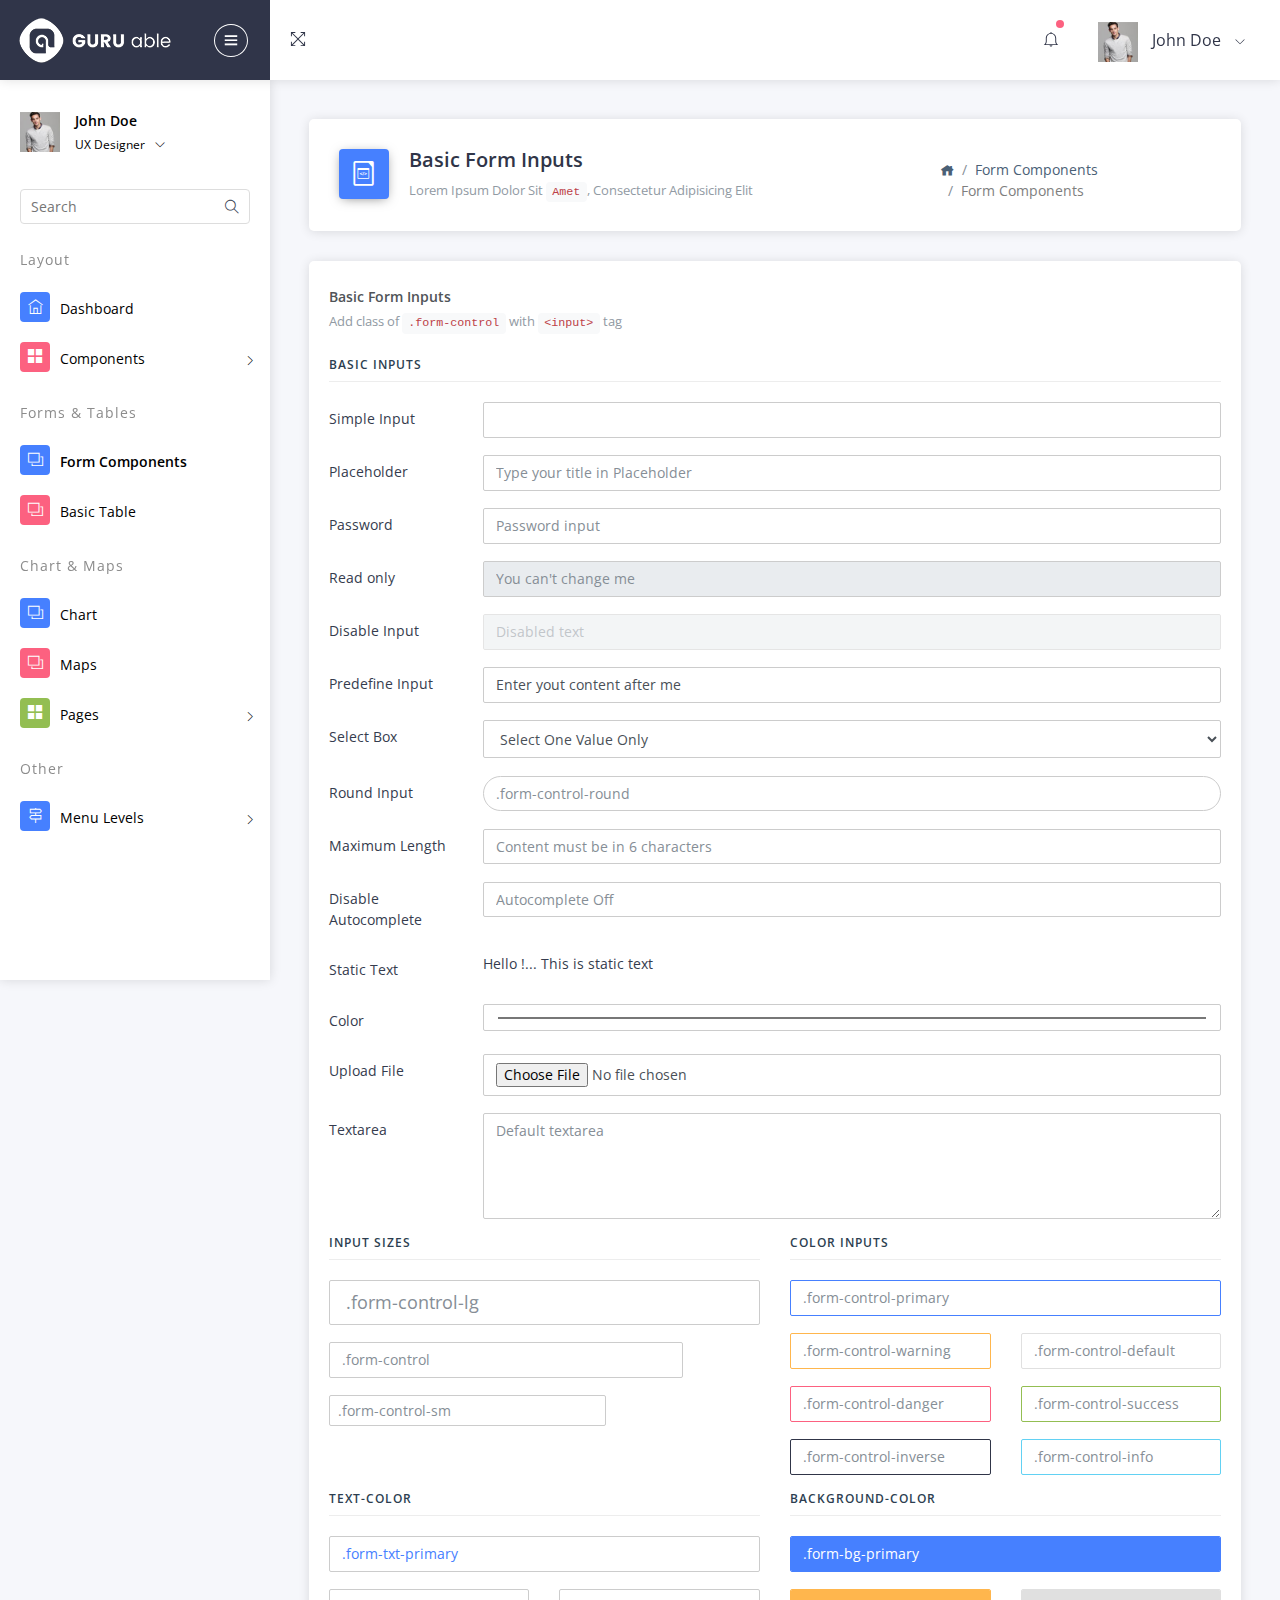
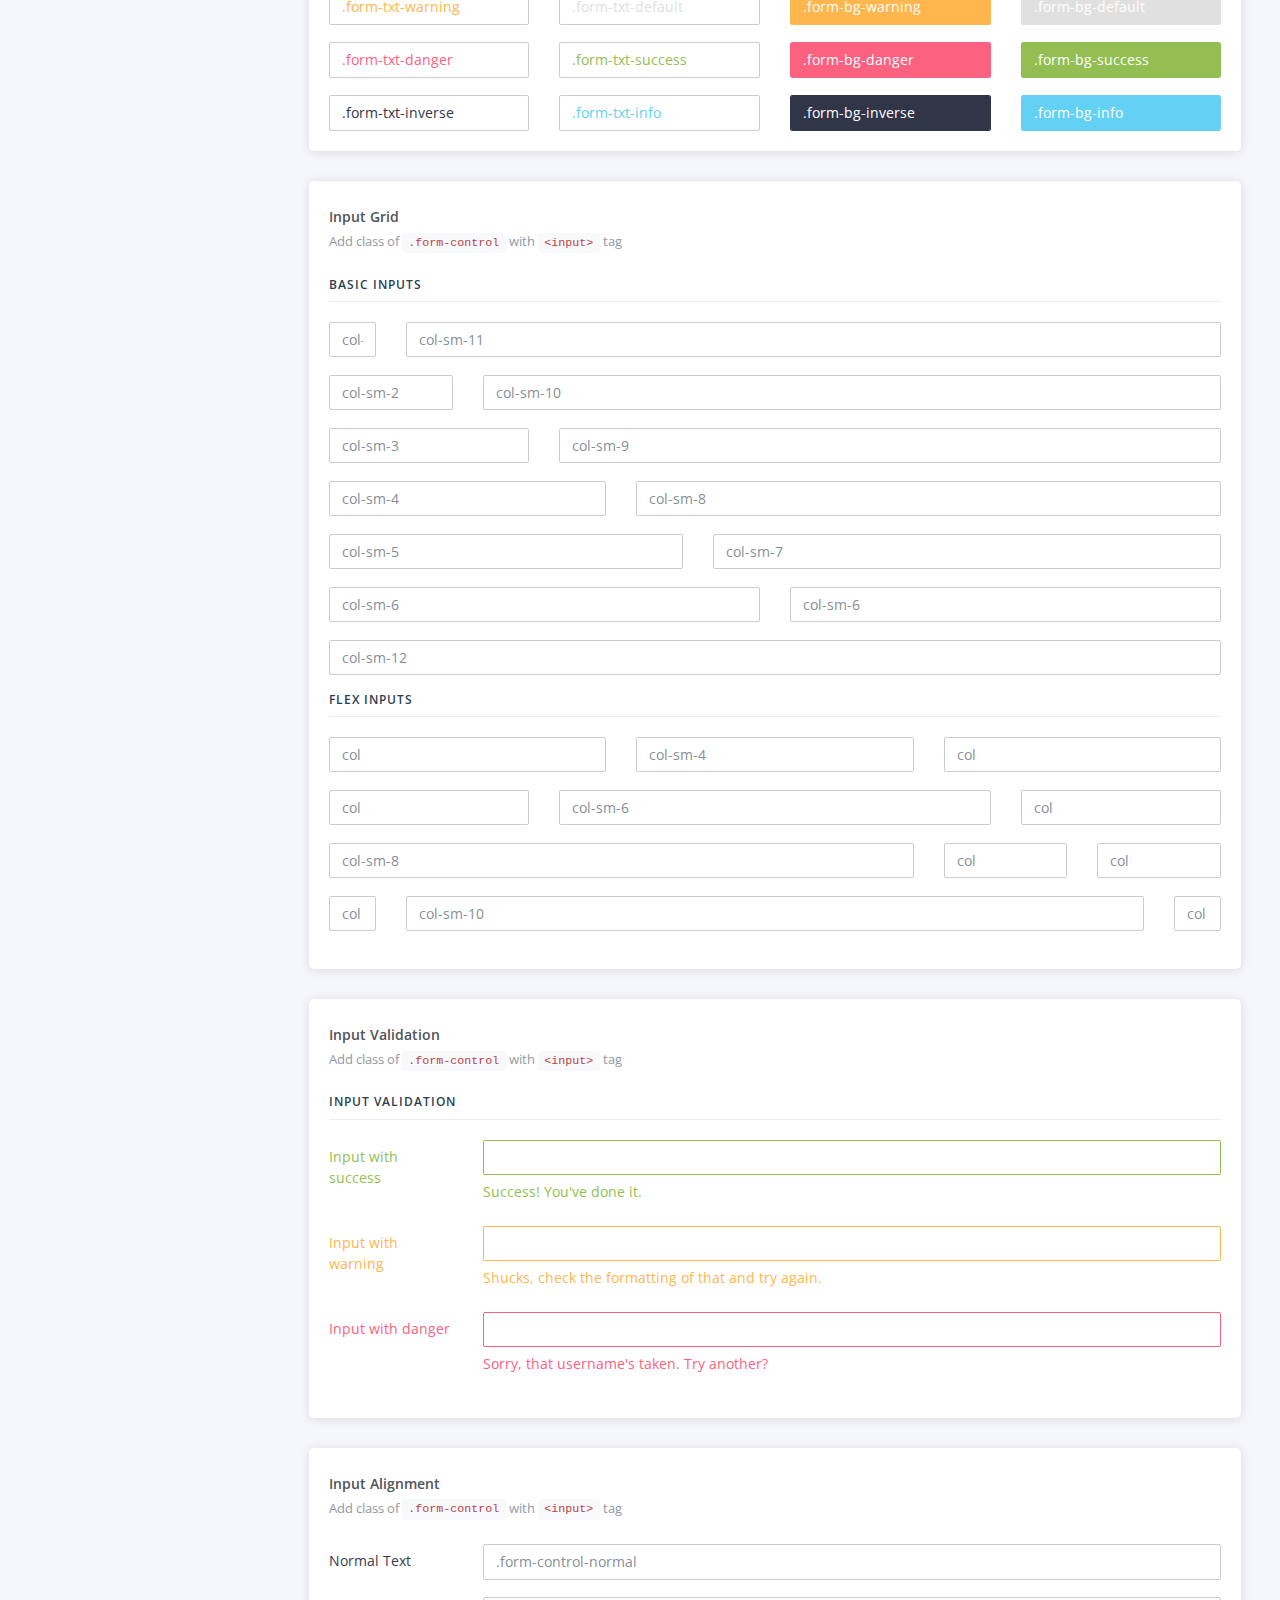
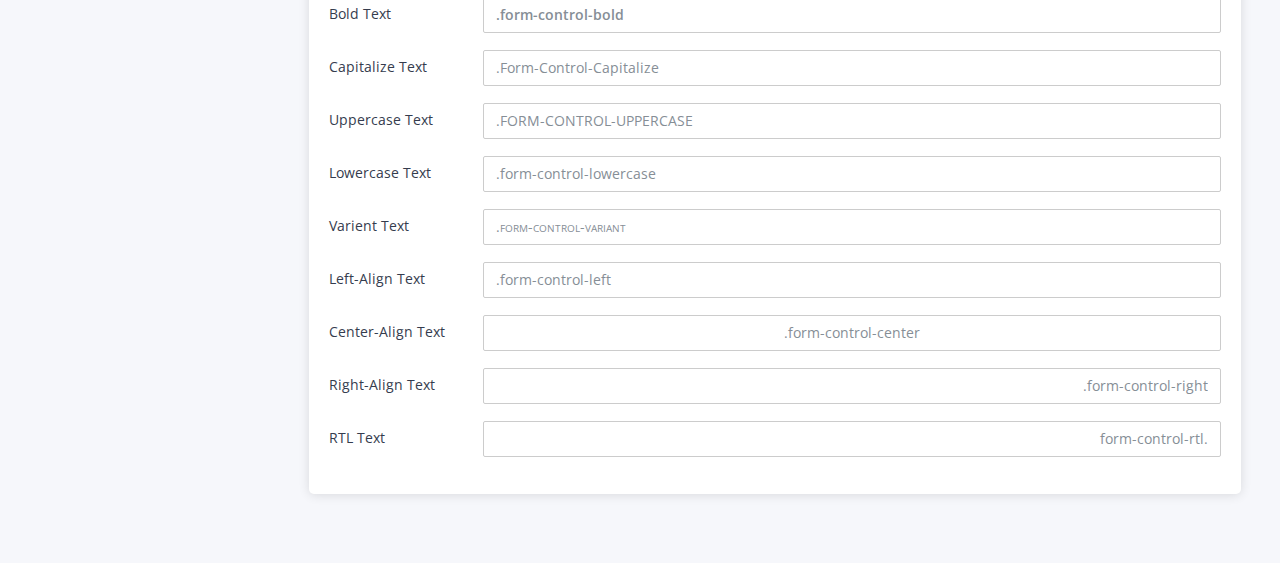
<file: form-elements-component.html>
<!DOCTYPE html>
<html lang="en">

<head>
    <title>GURU Able - Free Lite Admin Template </title>
    <!-- HTML5 Shim and Respond.js IE9 support of HTML5 elements and media queries -->
    <!-- WARNING: Respond.js doesn't work if you view the page via file:// -->
    <!--[if lt IE 9]>
    <script src="https://oss.maxcdn.com/libs/html5shiv/3.7.0/html5shiv.js"></script>
    <script src="https://oss.maxcdn.com/libs/respond.js/1.4.2/respond.min.js"></script>
    <![endif]-->
    <!-- Meta -->
    <meta charset="utf-8">
    <meta name="viewport" content="width=device-width, initial-scale=1.0, user-scalable=0, minimal-ui">
    <meta http-equiv="X-UA-Compatible" content="IE=edge"/>
    <meta name="description" content="CodedThemes">
    <meta name="keywords"
    content=" Admin , Responsive, Landing, Bootstrap, App, Template, Mobile, iOS, Android, apple, creative app">
    <meta name="author" content="CodedThemes">
    <!-- Favicon icon -->
    <link rel="icon" href="assets/images/favicon.ico" type="image/x-icon">
    <!-- Google font--><link href="https://fonts.googleapis.com/css?family=Open+Sans:400,600,800" rel="stylesheet">
    <!-- Required Fremwork -->
    <link rel="stylesheet" type="text/css" href="assets/css/bootstrap/css/bootstrap.min.css">
    <!-- themify-icons line icon -->
    <link rel="stylesheet" type="text/css" href="assets/icon/themify-icons/themify-icons.css">
    <!-- ico font -->
    <link rel="stylesheet" type="text/css" href="assets/icon/icofont/css/icofont.css">
    <!-- Style.css -->
    <link rel="stylesheet" type="text/css" href="assets/css/style.css">
    <link rel="stylesheet" type="text/css" href="assets/css/jquery.mCustomScrollbar.css">
</head>

<body>
    <!-- Pre-loader start -->
    <div class="theme-loader">
        <div class="ball-scale">
            <div class='contain'>
                <div class="ring"><div class="frame"></div></div>
                <div class="ring"><div class="frame"></div></div>
                <div class="ring"><div class="frame"></div></div>
                <div class="ring"><div class="frame"></div></div>
                <div class="ring"><div class="frame"></div></div>
                <div class="ring"><div class="frame"></div></div>
                <div class="ring"><div class="frame"></div></div>
                <div class="ring"><div class="frame"></div></div>
                <div class="ring"><div class="frame"></div></div>
                <div class="ring"><div class="frame"></div></div>
            </div>
        </div>
    </div>
    <!-- Pre-loader end -->

    <div id="pcoded" class="pcoded">
        <div class="pcoded-overlay-box"></div>
        <div class="pcoded-container navbar-wrapper">

            <nav class="navbar header-navbar pcoded-header">
                <div class="navbar-wrapper">

                    <div class="navbar-logo">
                        <a class="mobile-menu" id="mobile-collapse" href="#!">
                            <i class="ti-menu"></i>
                        </a>
                        <a class="mobile-search morphsearch-search" href="#">
                            <i class="ti-search"></i>
                        </a>
                        <a href="index.html">
                            <img class="img-fluid" src="assets/images/logo.png" alt="Theme-Logo" />
                        </a>
                        <a class="mobile-options">
                            <i class="ti-more"></i>
                        </a>
                    </div>

                    <div class="navbar-container container-fluid">
                        <ul class="nav-left">
                            <li>
                                <div class="sidebar_toggle"><a href="javascript:void(0)"><i class="ti-menu"></i></a></div>
                            </li>
                            
                            <li>
                                <a href="#!" onclick="javascript:toggleFullScreen()">
                                    <i class="ti-fullscreen"></i>
                                </a>
                            </li>
                        </ul>
                        <ul class="nav-right">
                            <li class="header-notification">
                                <a href="#!">
                                    <i class="ti-bell"></i>
                                    <span class="badge bg-c-pink"></span>
                                </a>
                                <ul class="show-notification">
                                    <li>
                                        <h6>Notifications</h6>
                                        <label class="label label-danger">New</label>
                                    </li>
                                    <li>
                                        <div class="media">
                                            <img class="d-flex align-self-center" src="assets/images/user.png" alt="Generic placeholder image">
                                            <div class="media-body">
                                                <h5 class="notification-user">John Doe</h5>
                                                <p class="notification-msg">Lorem ipsum dolor sit amet, consectetuer elit.</p>
                                                <span class="notification-time">30 minutes ago</span>
                                            </div>
                                        </div>
                                    </li>
                                    <li>
                                        <div class="media">
                                            <img class="d-flex align-self-center" src="assets/images/user.png" alt="Generic placeholder image">
                                            <div class="media-body">
                                                <h5 class="notification-user">Joseph William</h5>
                                                <p class="notification-msg">Lorem ipsum dolor sit amet, consectetuer elit.</p>
                                                <span class="notification-time">30 minutes ago</span>
                                            </div>
                                        </div>
                                    </li>
                                    <li>
                                        <div class="media">
                                            <img class="d-flex align-self-center" src="assets/images/user.png" alt="Generic placeholder image">
                                            <div class="media-body">
                                                <h5 class="notification-user">Sara Soudein</h5>
                                                <p class="notification-msg">Lorem ipsum dolor sit amet, consectetuer elit.</p>
                                                <span class="notification-time">30 minutes ago</span>
                                            </div>
                                        </div>
                                    </li>
                                </ul>
                            </li>
                            <li class="user-profile header-notification">
                                <a href="#!">
                                    <img src="assets/images/avatar-4.jpg" class="img-radius" alt="User-Profile-Image">
                                    <span>John Doe</span>
                                    <i class="ti-angle-down"></i>
                                </a>
                                <ul class="show-notification profile-notification">
                                    <li>
                                        <a href="#!">
                                            <i class="ti-settings"></i> Settings
                                        </a>
                                    </li>
                                    <li>
                                        <a href="#">
                                            <i class="ti-user"></i> Profile
                                        </a>
                                    </li>
                                    <li>
                                        <a href="#">
                                            <i class="ti-email"></i> My Messages
                                        </a>
                                    </li>
                                    <li>
                                        <a href="#">
                                            <i class="ti-lock"></i> Lock Screen
                                        </a>
                                    </li>
                                    <li>
                                        <a href="auth-normal-sign-in.html">
                                            <i class="ti-layout-sidebar-left"></i> Logout
                                        </a>
                                    </li>
                                </ul>
                            </li>
                        </ul>
                        
                    </div>
                </div>
            </nav>

            <div class="pcoded-main-container">
                <div class="pcoded-wrapper">
                    <nav class="pcoded-navbar">
                        <div class="sidebar_toggle"><a href="#"><i class="icon-close icons"></i></a></div>
                        <div class="pcoded-inner-navbar main-menu">
                            <div class="">
                                <div class="main-menu-header">
                                    <img class="img-40 img-radius" src="assets/images/avatar-4.jpg" alt="User-Profile-Image">
                                    <div class="user-details">
                                        <span>John Doe</span>
                                        <span id="more-details">UX Designer<i class="ti-angle-down"></i></span>
                                    </div>
                                </div>

                                <div class="main-menu-content">
                                    <ul>
                                        <li class="more-details">
                                            <a href="#"><i class="ti-user"></i>View Profile</a>
                                            <a href="#!"><i class="ti-settings"></i>Settings</a>
                                            <a href="auth-normal-sign-in.html"><i class="ti-layout-sidebar-left"></i>Logout</a>
                                        </li>
                                    </ul>
                                </div>
                            </div>
                            <div class="pcoded-search">
                                <span class="searchbar-toggle">  </span>
                                <div class="pcoded-search-box ">
                                    <input type="text" placeholder="Search">
                                    <span class="search-icon"><i class="ti-search" aria-hidden="true"></i></span>
                                </div>
                            </div>
                            <div class="pcoded-navigatio-lavel" data-i18n="nav.category.navigation">Layout</div>
                            <ul class="pcoded-item pcoded-left-item">
                                <li class="">
                                    <a href="index.html">
                                        <span class="pcoded-micon"><i class="ti-home"></i><b>D</b></span>
                                        <span class="pcoded-mtext" data-i18n="nav.dash.main">Dashboard</span>
                                        <span class="pcoded-mcaret"></span>
                                    </a>
                                </li>
                                <li class="pcoded-hasmenu">
                                    <a href="javascript:void(0)">
                                        <span class="pcoded-micon"><i class="ti-layout-grid2-alt"></i></span>
                                        <span class="pcoded-mtext"  data-i18n="nav.basic-components.main">Components</span>
                                        <span class="pcoded-mcaret"></span>
                                    </a>
                                    <ul class="pcoded-submenu">
                                        <li class=" ">
                                            <a href="accordion.html">
                                                <span class="pcoded-micon"><i class="ti-angle-right"></i></span>
                                                <span class="pcoded-mtext" data-i18n="nav.basic-components.alert">Accordion</span>
                                                <span class="pcoded-mcaret"></span>
                                            </a>
                                        </li>
                                        <li class=" ">
                                            <a href="breadcrumb.html">
                                                <span class="pcoded-micon"><i class="ti-angle-right"></i></span>
                                                <span class="pcoded-mtext" data-i18n="nav.basic-components.breadcrumbs">Breadcrumbs</span>
                                                <span class="pcoded-mcaret"></span>
                                            </a>
                                        </li>
                                        <li class=" ">
                                            <a href="button.html">
                                                <span class="pcoded-micon"><i class="ti-angle-right"></i></span>
                                                <span class="pcoded-mtext" data-i18n="nav.basic-components.alert">Button</span>
                                                <span class="pcoded-mcaret"></span>
                                            </a>
                                        </li>
                                        <li class=" ">
                                            <a href="tabs.html">
                                                <span class="pcoded-micon"><i class="ti-angle-right"></i></span>
                                                <span class="pcoded-mtext" data-i18n="nav.basic-components.breadcrumbs">Tabs</span>
                                                <span class="pcoded-mcaret"></span>
                                            </a>
                                        </li>
                                        <li class=" ">
                                            <a href="color.html">
                                                <span class="pcoded-micon"><i class="ti-angle-right"></i></span>
                                                <span class="pcoded-mtext" data-i18n="nav.basic-components.alert">Color</span>
                                                <span class="pcoded-mcaret"></span>
                                            </a>
                                        </li>
                                        <li class=" ">
                                            <a href="label-badge.html">
                                                <span class="pcoded-micon"><i class="ti-angle-right"></i></span>
                                                <span class="pcoded-mtext" data-i18n="nav.basic-components.breadcrumbs">Label Badge</span>
                                                <span class="pcoded-mcaret"></span>
                                            </a>
                                        </li>
                                        <li class=" ">
                                            <a href="tooltip.html">
                                                <span class="pcoded-micon"><i class="ti-angle-right"></i></span>
                                                <span class="pcoded-mtext" data-i18n="nav.basic-components.alert">Tooltip</span>
                                                <span class="pcoded-mcaret"></span>
                                            </a>
                                        </li>
                                        <li class=" ">
                                            <a href="typography.html">
                                                <span class="pcoded-micon"><i class="ti-angle-right"></i></span>
                                                <span class="pcoded-mtext" data-i18n="nav.basic-components.breadcrumbs">Typography</span>
                                                <span class="pcoded-mcaret"></span>
                                            </a>
                                        </li>
                                        <li class=" ">
                                            <a href="notification.html">
                                                <span class="pcoded-micon"><i class="ti-angle-right"></i></span>
                                                <span class="pcoded-mtext" data-i18n="nav.basic-components.alert">Notification</span>
                                                <span class="pcoded-mcaret"></span>
                                            </a>
                                        </li>
                                        <li class=" ">
                                            <a href="icon-themify.html">
                                                <span class="pcoded-micon"><i class="ti-angle-right"></i></span>
                                                <span class="pcoded-mtext" data-i18n="nav.basic-components.breadcrumbs">Icon</span>
                                                <span class="pcoded-mcaret"></span>
                                            </a>
                                        </li>

                                    </ul>
                                </li>
                            </ul>
                            <div class="pcoded-navigatio-lavel" data-i18n="nav.category.forms">Forms &amp; Tables</div>
                            <ul class="pcoded-item pcoded-left-item">
                                <li class="active">
                                    <a href="form-elements-component.html">
                                        <span class="pcoded-micon"><i class="ti-layers"></i><b>FC</b></span>
                                        <span class="pcoded-mtext" data-i18n="nav.form-components.main">Form Components</span>
                                        <span class="pcoded-mcaret"></span>
                                    </a>
                                </li>
                                <li>
                                    <a href="bs-basic-table.html">
                                        <span class="pcoded-micon"><i class="ti-layers"></i><b>FC</b></span>
                                        <span class="pcoded-mtext" data-i18n="nav.form-components.main">Basic Table</span>
                                        <span class="pcoded-mcaret"></span>
                                    </a>
                                </li>
                                
                            </ul>

                            <div class="pcoded-navigatio-lavel" data-i18n="nav.category.forms">Chart &amp; Maps</div>
                            <ul class="pcoded-item pcoded-left-item">
                                <li>
                                    <a href="chart.html">
                                        <span class="pcoded-micon"><i class="ti-layers"></i><b>FC</b></span>
                                        <span class="pcoded-mtext" data-i18n="nav.form-components.main">Chart</span>
                                        <span class="pcoded-mcaret"></span>
                                    </a>
                                </li>
                                <li>
                                    <a href="map-google.html">
                                        <span class="pcoded-micon"><i class="ti-layers"></i><b>FC</b></span>
                                        <span class="pcoded-mtext" data-i18n="nav.form-components.main">Maps</span>
                                        <span class="pcoded-mcaret"></span>
                                    </a>
                                </li>
                                <li class="pcoded-hasmenu">
                                    <a href="javascript:void(0)">
                                        <span class="pcoded-micon"><i class="ti-layout-grid2-alt"></i></span>
                                        <span class="pcoded-mtext"  data-i18n="nav.basic-components.main">Pages</span>
                                        <span class="pcoded-mcaret"></span>
                                    </a>
                                    <ul class="pcoded-submenu">
                                        <li class=" ">
                                            <a href="auth-normal-sign-in.html">
                                                <span class="pcoded-micon"><i class="ti-angle-right"></i></span>
                                                <span class="pcoded-mtext" data-i18n="nav.basic-components.alert">Login</span>
                                                <span class="pcoded-mcaret"></span>
                                            </a>
                                        </li>
                                        <li class=" ">
                                            <a href="auth-sign-up.html">
                                                <span class="pcoded-micon"><i class="ti-angle-right"></i></span>
                                                <span class="pcoded-mtext" data-i18n="nav.basic-components.breadcrumbs">Register</span>
                                                <span class="pcoded-mcaret"></span>
                                            </a>
                                        </li>
                                        <li class=" ">
                                            <a href="sample-page.html">
                                                <span class="pcoded-micon"><i class="ti-angle-right"></i></span>
                                                <span class="pcoded-mtext" data-i18n="nav.basic-components.breadcrumbs">Sample Page</span>
                                                <span class="pcoded-mcaret"></span>
                                            </a>
                                        </li>
                                    </ul>
                                </li>
                                
                            </ul>

                            <div class="pcoded-navigatio-lavel" data-i18n="nav.category.other">Other</div>
                            <ul class="pcoded-item pcoded-left-item">
                                <li class="pcoded-hasmenu ">
                                    <a href="javascript:void(0)">
                                        <span class="pcoded-micon"><i class="ti-direction-alt"></i><b>M</b></span>
                                        <span class="pcoded-mtext" data-i18n="nav.menu-levels.main">Menu Levels</span>
                                        <span class="pcoded-mcaret"></span>
                                    </a>
                                    <ul class="pcoded-submenu">
                                        <li class="">
                                            <a href="javascript:void(0)">
                                                <span class="pcoded-micon"><i class="ti-angle-right"></i></span>
                                                <span class="pcoded-mtext" data-i18n="nav.menu-levels.menu-level-21">Menu Level 2.1</span>
                                                <span class="pcoded-mcaret"></span>
                                            </a>
                                        </li>
                                        <li class="pcoded-hasmenu ">
                                            <a href="javascript:void(0)">
                                                <span class="pcoded-micon"><i class="ti-direction-alt"></i></span>
                                                <span class="pcoded-mtext" data-i18n="nav.menu-levels.menu-level-22.main">Menu Level 2.2</span>
                                                <span class="pcoded-mcaret"></span>
                                            </a>
                                            <ul class="pcoded-submenu">
                                                <li class="">
                                                    <a href="javascript:void(0)">
                                                        <span class="pcoded-micon"><i class="ti-angle-right"></i></span>
                                                        <span class="pcoded-mtext" data-i18n="nav.menu-levels.menu-level-22.menu-level-31">Menu Level 3.1</span>
                                                        <span class="pcoded-mcaret"></span>
                                                    </a>
                                                </li>
                                            </ul>
                                        </li>
                                        <li class="">
                                            <a href="javascript:void(0)">
                                                <span class="pcoded-micon"><i class="ti-angle-right"></i></span>
                                                <span class="pcoded-mtext" data-i18n="nav.menu-levels.menu-level-23">Menu Level 2.3</span>
                                                <span class="pcoded-mcaret"></span>
                                            </a>
                                        </li>

                                    </ul>
                                </li>
                            </ul>
                        </div>
                    </nav>
                    <div class="pcoded-content">
                        <div class="pcoded-inner-content">

                            <!-- Main-body start -->
                            <div class="main-body">
                                <div class="page-wrapper">
                                    <!-- Page-header start -->
                                    <div class="page-header card">
                                        <div class="row align-items-end">
                                            <div class="col-lg-8">
                                                <div class="page-header-title">
                                                    <i class="icofont icofont-file-code bg-c-blue"></i>
                                                    <div class="d-inline">
                                                        <h4>Basic Form Inputs</h4>
                                                        <span>Lorem ipsum dolor sit <code>amet</code>, consectetur adipisicing elit</span>
                                                    </div>
                                                </div>
                                            </div>
                                            <div class="col-lg-4">
                                                <div class="page-header-breadcrumb">
                                                    <ul class="breadcrumb-title">
                                                        <li class="breadcrumb-item">
                                                            <a href="index.html">
                                                                <i class="icofont icofont-home"></i>
                                                            </a>
                                                        </li>
                                                        <li class="breadcrumb-item"><a href="#!">Form Components</a>
                                                        </li>
                                                        <li class="breadcrumb-item"><a href="#!">Form Components</a>
                                                        </li>
                                                    </ul>
                                                </div>
                                            </div>
                                        </div>
                                    </div>
                                    <!-- Page-header end -->

                                    <!-- Page body start -->
                                    <div class="page-body">
                                        <div class="row">
                                            <div class="col-sm-12">
                                                <!-- Basic Form Inputs card start -->
                                                <div class="card">
                                                    <div class="card-header">
                                                        <h5>Basic Form Inputs</h5>
                                                        <span>Add class of <code>.form-control</code> with <code>&lt;input&gt;</code> tag</span>
                                                        <div class="card-header-right"><i
                                                            class="icofont icofont-spinner-alt-5"></i></div>

                                                            <div class="card-header-right">
                                                                <i class="icofont icofont-spinner-alt-5"></i>
                                                            </div>

                                                        </div>
                                                        <div class="card-block">
                                                            <h4 class="sub-title">Basic Inputs</h4>
                                                            <form>
                                                                <div class="form-group row">
                                                                    <label class="col-sm-2 col-form-label">Simple Input</label>
                                                                    <div class="col-sm-10">
                                                                        <input type="text" class="form-control">
                                                                    </div>
                                                                </div>
                                                                <div class="form-group row">
                                                                    <label class="col-sm-2 col-form-label">Placeholder</label>
                                                                    <div class="col-sm-10">
                                                                        <input type="text" class="form-control"
                                                                        placeholder="Type your title in Placeholder">
                                                                    </div>
                                                                </div>
                                                                <div class="form-group row">
                                                                    <label class="col-sm-2 col-form-label">Password</label>
                                                                    <div class="col-sm-10">
                                                                        <input type="password" class="form-control"
                                                                        placeholder="Password input">
                                                                    </div>
                                                                </div>
                                                                <div class="form-group row">
                                                                    <label class="col-sm-2 col-form-label">Read only</label>
                                                                    <div class="col-sm-10">
                                                                        <input type="text" class="form-control"
                                                                        placeholder="You can't change me" readonly>
                                                                    </div>
                                                                </div>
                                                                <div class="form-group row">
                                                                    <label class="col-sm-2 col-form-label">Disable Input</label>
                                                                    <div class="col-sm-10">
                                                                        <input type="text" class="form-control"
                                                                        placeholder="Disabled text" disabled>
                                                                    </div>
                                                                </div>
                                                                <div class="form-group row">
                                                                    <label class="col-sm-2 col-form-label">Predefine
                                                                        Input</label>
                                                                        <div class="col-sm-10">
                                                                            <input type="text" class="form-control"
                                                                            value="Enter yout content after me">
                                                                        </div>
                                                                    </div>
                                                                    <div class="form-group row">
                                                                        <label class="col-sm-2 col-form-label">Select Box</label>
                                                                        <div class="col-sm-10">
                                                                            <select name="select" class="form-control">
                                                                                <option value="opt1">Select One Value Only</option>
                                                                                <option value="opt2">Type 2</option>
                                                                                <option value="opt3">Type 3</option>
                                                                                <option value="opt4">Type 4</option>
                                                                                <option value="opt5">Type 5</option>
                                                                                <option value="opt6">Type 6</option>
                                                                                <option value="opt7">Type 7</option>
                                                                                <option value="opt8">Type 8</option>
                                                                            </select>
                                                                        </div>
                                                                    </div>
                                                                    <div class="form-group row">
                                                                        <label class="col-sm-2 col-form-label">Round Input</label>
                                                                        <div class="col-sm-10">
                                                                            <input type="text"
                                                                            class="form-control form-control-round"
                                                                            placeholder=".form-control-round">
                                                                        </div>
                                                                    </div>
                                                                    <div class="form-group row">
                                                                        <label class="col-sm-2 col-form-label">Maximum
                                                                            Length</label>
                                                                            <div class="col-sm-10">
                                                                                <input type="text" class="form-control"
                                                                                placeholder="Content must be in 6 characters"
                                                                                maxlength="6">
                                                                            </div>
                                                                        </div>
                                                                        <div class="form-group row">
                                                                            <label class="col-sm-2 col-form-label">Disable
                                                                                Autocomplete</label>
                                                                                <div class="col-sm-10">
                                                                                    <input type="text" class="form-control"
                                                                                    placeholder="Autocomplete Off"
                                                                                    autocomplete="off">
                                                                                </div>
                                                                            </div>
                                                                            <div class="form-group row">
                                                                                <label class="col-sm-2 col-form-label">Static Text</label>
                                                                                <div class="col-sm-10">
                                                                                    <div class="form-control-static">Hello !... This is
                                                                                        static text
                                                                                    </div>
                                                                                </div>
                                                                            </div>
                                                                            <div class="form-group row">
                                                                                <label class="col-sm-2 col-form-label">Color</label>
                                                                                <div class="col-sm-10">
                                                                                    <input type="color" class="form-control">
                                                                                </div>
                                                                            </div>
                                                                            <div class="form-group row">
                                                                                <label class="col-sm-2 col-form-label">Upload File</label>
                                                                                <div class="col-sm-10">
                                                                                    <input type="file" class="form-control">
                                                                                </div>
                                                                            </div>
                                                                            <div class="form-group row">
                                                                                <label class="col-sm-2 col-form-label">Textarea</label>
                                                                                <div class="col-sm-10">
                                                                                    <textarea rows="5" cols="5" class="form-control"
                                                                                    placeholder="Default textarea"></textarea>
                                                                                </div>
                                                                            </div>
                                                                        </form>
                                                                        <div class="row">
                                                                            <div class="col-sm-6">
                                                                                <h4 class="sub-title">Input Sizes</h4>
                                                                                <form>
                                                                                    <div class="form-group row">
                                                                                        <div class="col-sm-12">
                                                                                            <input type="text"
                                                                                            class="form-control form-control-lg"
                                                                                            placeholder=".form-control-lg">
                                                                                        </div>
                                                                                    </div>
                                                                                    <div class="form-group row">
                                                                                        <div class="col-sm-10">
                                                                                            <input type="text" class="form-control"
                                                                                            placeholder=".form-control">
                                                                                        </div>
                                                                                    </div>
                                                                                    <div class="form-group row">
                                                                                        <div class="col-sm-8">
                                                                                            <input type="text"
                                                                                            class="form-control form-control-sm"
                                                                                            placeholder=".form-control-sm">
                                                                                        </div>
                                                                                    </div>
                                                                                </form>
                                                                            </div>
                                                                            <div class="col-sm-6 mobile-inputs">
                                                                                <h4 class="sub-title">Color Inputs</h4>
                                                                                <form>
                                                                                    <div class="form-group">
                                                                                        <input type="text"
                                                                                        class="form-control form-control-primary"
                                                                                        placeholder=".form-control-primary">
                                                                                    </div>
                                                                                    <div class="form-group row">
                                                                                        <div class="col-sm-6">
                                                                                            <input type="text"
                                                                                            class="form-control form-control-warning"
                                                                                            placeholder=".form-control-warning">
                                                                                        </div>
                                                                                        <div class="col-sm-6">
                                                                                            <input type="text"
                                                                                            class="form-control form-control-default"
                                                                                            placeholder=".form-control-default">
                                                                                        </div>
                                                                                    </div>
                                                                                    <div class="form-group row">
                                                                                        <div class="col-sm-6">
                                                                                            <input type="text"
                                                                                            class="form-control form-control-danger"
                                                                                            placeholder=".form-control-danger">
                                                                                        </div>
                                                                                        <div class="col-sm-6">
                                                                                            <input type="text"
                                                                                            class="form-control form-control-success"
                                                                                            placeholder=".form-control-success">
                                                                                        </div>
                                                                                    </div>
                                                                                    <div class="form-group row">
                                                                                        <div class="col-sm-6">
                                                                                            <input type="text"
                                                                                            class="form-control form-control-inverse"
                                                                                            placeholder=".form-control-inverse">
                                                                                        </div>
                                                                                        <div class="col-sm-6">
                                                                                            <input type="text"
                                                                                            class="form-control form-control-info"
                                                                                            placeholder=".form-control-info">
                                                                                        </div>
                                                                                    </div>
                                                                                </form>
                                                                            </div>
                                                                        </div>
                                                                        <div class="row">
                                                                            <div class="col-sm-6 mobile-inputs">
                                                                                <h4 class="sub-title">Text-color</h4>
                                                                                <form>
                                                                                    <div class="form-group">
                                                                                        <input type="text"
                                                                                        class="form-control form-txt-primary"
                                                                                        placeholder=".form-txt-primary">
                                                                                    </div>
                                                                                    <div class="form-group row">
                                                                                        <div class="col-sm-6">
                                                                                            <input type="text"
                                                                                            class="form-control form-txt-warning"
                                                                                            placeholder=".form-txt-warning">
                                                                                        </div>
                                                                                        <div class="col-sm-6">
                                                                                            <input type="text"
                                                                                            class="form-control form-txt-default"
                                                                                            placeholder=".form-txt-default">
                                                                                        </div>
                                                                                    </div>
                                                                                    <div class="form-group row">
                                                                                        <div class="col-sm-6">
                                                                                            <input type="text"
                                                                                            class="form-control form-txt-danger"
                                                                                            placeholder=".form-txt-danger">
                                                                                        </div>
                                                                                        <div class="col-sm-6">
                                                                                            <input type="text"
                                                                                            class="form-control form-txt-success"
                                                                                            placeholder=".form-txt-success">
                                                                                        </div>
                                                                                    </div>
                                                                                    <div class="row">
                                                                                        <div class="col-sm-6">
                                                                                            <input type="text"
                                                                                            class="form-control form-txt-inverse"
                                                                                            placeholder=".form-txt-inverse">
                                                                                        </div>
                                                                                        <div class="col-sm-6">
                                                                                            <input type="text"
                                                                                            class="form-control form-txt-info"
                                                                                            placeholder=".form-txt-info">
                                                                                        </div>
                                                                                    </div>
                                                                                </form>
                                                                            </div>
                                                                            <div class="col-sm-6 mobile-inputs">
                                                                                <h4 class="sub-title">Background-color</h4>
                                                                                <form>
                                                                                    <div class="form-group">
                                                                                        <input type="text"
                                                                                        class="form-control form-bg-primary"
                                                                                        placeholder=".form-bg-primary">
                                                                                    </div>
                                                                                    <div class="form-group row">
                                                                                        <div class="col-sm-6">
                                                                                            <input type="text"
                                                                                            class="form-control form-bg-warning"
                                                                                            placeholder=".form-bg-warning">
                                                                                        </div>
                                                                                        <div class="col-sm-6">
                                                                                            <input type="text"
                                                                                            class="form-control form-bg-default"
                                                                                            placeholder=".form-bg-default">
                                                                                        </div>
                                                                                    </div>
                                                                                    <div class="form-group row">
                                                                                        <div class="col-sm-6">
                                                                                            <input type="text"
                                                                                            class="form-control form-bg-danger"
                                                                                            placeholder=".form-bg-danger">
                                                                                        </div>
                                                                                        <div class="col-sm-6">
                                                                                            <input type="text"
                                                                                            class="form-control form-bg-success"
                                                                                            placeholder=".form-bg-success">
                                                                                        </div>
                                                                                    </div>
                                                                                    <div class="row">
                                                                                        <div class="col-sm-6">
                                                                                            <input type="text"
                                                                                            class="form-control form-bg-inverse"
                                                                                            placeholder=".form-bg-inverse">
                                                                                        </div>
                                                                                        <div class="col-sm-6">
                                                                                            <input type="text"
                                                                                            class="form-control form-bg-info"
                                                                                            placeholder=".form-bg-info">
                                                                                        </div>
                                                                                    </div>
                                                                                </form>
                                                                            </div>
                                                                        </div>
                                                                    </div>
                                                                </div>
                                                                <!-- Basic Form Inputs card end -->
                                                                <!-- Input Grid card start -->
                                                                <div class="card">
                                                                    <div class="card-header">
                                                                        <h5>Input Grid</h5>
                                                                        <span>Add class of <code>.form-control</code> with <code>&lt;input&gt;</code> tag</span>
                                                                        
                                                                    </div>
                                                                    <div class="card-block">
                                                                        <h4 class="sub-title">Basic Inputs</h4>
                                                                        <form>
                                                                            <div class="form-group row">
                                                                                <div class="col-sm-1">
                                                                                    <input type="text" class="form-control"
                                                                                    placeholder="col-sm-1">
                                                                                </div>
                                                                                <div class="col-sm-11">
                                                                                    <input type="text" class="form-control"
                                                                                    placeholder="col-sm-11">
                                                                                </div>
                                                                            </div>
                                                                            <div class="form-group row">
                                                                                <div class="col-sm-2">
                                                                                    <input type="text" class="form-control"
                                                                                    placeholder="col-sm-2">
                                                                                </div>
                                                                                <div class="col-sm-10">
                                                                                    <input type="text" class="form-control"
                                                                                    placeholder="col-sm-10">
                                                                                </div>
                                                                            </div>
                                                                            <div class="form-group row">
                                                                                <div class="col-sm-3">
                                                                                    <input type="text" class="form-control"
                                                                                    placeholder="col-sm-3">
                                                                                </div>
                                                                                <div class="col-sm-9">
                                                                                    <input type="text" class="form-control"
                                                                                    placeholder="col-sm-9">
                                                                                </div>
                                                                            </div>
                                                                            <div class="form-group row">
                                                                                <div class="col-sm-4">
                                                                                    <input type="text" class="form-control"
                                                                                    placeholder="col-sm-4">
                                                                                </div>
                                                                                <div class="col-sm-8">
                                                                                    <input type="text" class="form-control"
                                                                                    placeholder="col-sm-8">
                                                                                </div>
                                                                            </div>
                                                                            <div class="form-group row">
                                                                                <div class="col-sm-5">
                                                                                    <input type="text" class="form-control"
                                                                                    placeholder="col-sm-5">
                                                                                </div>
                                                                                <div class="col-sm-7">
                                                                                    <input type="text" class="form-control"
                                                                                    placeholder="col-sm-7">
                                                                                </div>
                                                                            </div>
                                                                            <div class="form-group row">
                                                                                <div class="col-sm-6">
                                                                                    <input type="text" class="form-control"
                                                                                    placeholder="col-sm-6">
                                                                                </div>
                                                                                <div class="col-sm-6">
                                                                                    <input type="text" class="form-control"
                                                                                    placeholder="col-sm-6">
                                                                                </div>
                                                                            </div>
                                                                            <div class="form-group row">
                                                                                <div class="col-sm-12">
                                                                                    <input type="text" class="form-control"
                                                                                    placeholder="col-sm-12">
                                                                                </div>
                                                                            </div>
                                                                        </form>
                                                                        <h4 class="sub-title">Flex Inputs</h4>
                                                                        <form>
                                                                            <div class="form-group row">
                                                                                <div class="col">
                                                                                    <input type="text" class="form-control" placeholder="col">
                                                                                </div>
                                                                                <div class="col-sm-4">
                                                                                    <input type="text" class="form-control"
                                                                                    placeholder="col-sm-4">
                                                                                </div>
                                                                                <div class="col">
                                                                                    <input type="text" class="form-control" placeholder="col">
                                                                                </div>
                                                                            </div>
                                                                            <div class="form-group row">
                                                                                <div class="col">
                                                                                    <input type="text" class="form-control" placeholder="col">
                                                                                </div>
                                                                                <div class="col-sm-6">
                                                                                    <input type="text" class="form-control"
                                                                                    placeholder="col-sm-6">
                                                                                </div>
                                                                                <div class="col">
                                                                                    <input type="text" class="form-control" placeholder="col">
                                                                                </div>
                                                                            </div>
                                                                            <div class="form-group row">
                                                                                <div class="col-sm-8">
                                                                                    <input type="text" class="form-control"
                                                                                    placeholder="col-sm-8">
                                                                                </div>
                                                                                <div class="col">
                                                                                    <input type="text" class="form-control" placeholder="col">
                                                                                </div>
                                                                                <div class="col">
                                                                                    <input type="text" class="form-control" placeholder="col">
                                                                                </div>
                                                                            </div>
                                                                            <div class="form-group row">
                                                                                <div class="col">
                                                                                    <input type="text" class="form-control" placeholder="col">
                                                                                </div>
                                                                                <div class="col-sm-10">
                                                                                    <input type="text" class="form-control"
                                                                                    placeholder="col-sm-10">
                                                                                </div>
                                                                                <div class="col">
                                                                                    <input type="text" class="form-control" placeholder="col">
                                                                                </div>
                                                                            </div>
                                                                        </form>
                                                                    </div>
                                                                </div>
                                                                <!-- Input Grid card end -->
                                                                <!-- Input Validation card start -->
                                                                <div class="card">
                                                                    <div class="card-header">
                                                                        <h5>Input Validation</h5>
                                                                        <span>Add class of <code>.form-control</code> with <code>&lt;input&gt;</code> tag</span>
                                                                        <div class="card-header-right"><i
                                                                            class="icofont icofont-spinner-alt-5"></i></div>
                                                                        </div>
                                                                        <div class="card-block">
                                                                            <h4 class="sub-title">Input Validation</h4>
                                                                            <div class="form-group has-success row">
                                                                                <div class="col-sm-2">
                                                                                    <label class="col-form-label" for="inputSuccess1">Input with
                                                                                        success</label>
                                                                                    </div>
                                                                                    <div class="col-sm-10">
                                                                                        <input type="text" class="form-control form-control-success"
                                                                                        id="inputSuccess1">
                                                                                        <div class="col-form-label">Success! You've done it.</div>
                                                                                    </div>
                                                                                </div>
                                                                                <div class="form-group has-warning row">
                                                                                    <div class="col-sm-2">
                                                                                        <label class="col-form-label" for="inputWarning1">Input with
                                                                                            warning</label>
                                                                                        </div>
                                                                                        <div class="col-sm-10">
                                                                                            <input type="text" class="form-control form-control-warning"
                                                                                            id="inputWarning1">
                                                                                            <div class="col-form-label">Shucks, check the formatting of that
                                                                                                and try again.
                                                                                            </div>
                                                                                        </div>
                                                                                    </div>
                                                                                    <div class="form-group has-danger row">
                                                                                        <div class="col-sm-2">
                                                                                            <label class="col-form-label" for="inputDanger1">Input with
                                                                                                danger</label>
                                                                                            </div>
                                                                                            <div class="col-sm-10">
                                                                                                <input type="text" class="form-control form-control-danger"
                                                                                                id="inputDanger1">
                                                                                                <div class="col-form-label">Sorry, that username's taken. Try
                                                                                                    another?
                                                                                                </div>
                                                                                            </div>
                                                                                        </div>
                                                                                    </div>
                                                                                </div>
                                                                                <!-- Input Validation card end -->
                                                                                <!-- Input Alignment card start -->
                                                                                <div class="card">
                                                                                    <div class="card-header">
                                                                                        <h5>Input Alignment</h5>
                                                                                        <span>Add class of <code>.form-control</code> with <code>&lt;input&gt;</code> tag</span>
                                                                                        <div class="card-header-right"><i
                                                                                            class="icofont icofont-spinner-alt-5"></i></div>
                                                                                        </div>
                                                                                        <div class="card-block">
                                                                                            <form>
                                                                                                <div class="form-group row">
                                                                                                    <label class="col-sm-2 col-form-label">Normal Text</label>
                                                                                                    <div class="col-sm-10">
                                                                                                        <input type="text" class="form-control form-control-normal"
                                                                                                        placeholder=".form-control-normal">
                                                                                                    </div>
                                                                                                </div>
                                                                                                <div class="form-group row">
                                                                                                    <label class="col-sm-2 col-form-label">Bold Text</label>
                                                                                                    <div class="col-sm-10">
                                                                                                        <input type="text" class="form-control form-control-bold"
                                                                                                        placeholder=".form-control-bold">
                                                                                                    </div>
                                                                                                </div>
                                                                                                <div class="form-group row">
                                                                                                    <label class="col-sm-2 col-form-label">Capitalize Text</label>
                                                                                                    <div class="col-sm-10">
                                                                                                        <input type="text"
                                                                                                        class="form-control form-control-capitalize"
                                                                                                        placeholder=".form-control-capitalize">
                                                                                                    </div>
                                                                                                </div>
                                                                                                <div class="form-group row">
                                                                                                    <label class="col-sm-2 col-form-label">Uppercase Text</label>
                                                                                                    <div class="col-sm-10">
                                                                                                        <input type="text"
                                                                                                        class="form-control form-control-uppercase"
                                                                                                        placeholder=".form-control-uppercase">
                                                                                                    </div>
                                                                                                </div>
                                                                                                <div class="form-group row">
                                                                                                    <label class="col-sm-2 col-form-label">Lowercase Text</label>
                                                                                                    <div class="col-sm-10">
                                                                                                        <input type="text"
                                                                                                        class="form-control form-control-lowercase"
                                                                                                        placeholder=".form-control-lowercase">
                                                                                                    </div>
                                                                                                </div>
                                                                                                <div class="form-group row">
                                                                                                    <label class="col-sm-2 col-form-label">Varient Text</label>
                                                                                                    <div class="col-sm-10">
                                                                                                        <input type="text" class="form-control form-control-variant"
                                                                                                        placeholder=".form-control-variant">
                                                                                                    </div>
                                                                                                </div>
                                                                                                <div class="form-group row">
                                                                                                    <label class="col-sm-2 col-form-label">Left-Align Text</label>
                                                                                                    <div class="col-sm-10">
                                                                                                        <input type="text" class="form-control form-control-left"
                                                                                                        placeholder=".form-control-left">
                                                                                                    </div>
                                                                                                </div>
                                                                                                <div class="form-group row">
                                                                                                    <label class="col-sm-2 col-form-label">Center-Align Text</label>
                                                                                                    <div class="col-sm-10">
                                                                                                        <input type="text" class="form-control form-control-center"
                                                                                                        placeholder=".form-control-center">
                                                                                                    </div>
                                                                                                </div>
                                                                                                <div class="form-group row">
                                                                                                    <label class="col-sm-2 col-form-label">Right-Align Text</label>
                                                                                                    <div class="col-sm-10">
                                                                                                        <input type="text" class="form-control form-control-right"
                                                                                                        placeholder=".form-control-right">
                                                                                                    </div>
                                                                                                </div>
                                                                                                <div class="form-group row">
                                                                                                    <label class="col-sm-2 col-form-label">RTL Text</label>
                                                                                                    <div class="col-sm-10">
                                                                                                        <input type="text" class="form-control form-control-rtl"
                                                                                                        placeholder=".form-control-rtl">
                                                                                                    </div>
                                                                                                </div>
                                                                                            </form>
                                                                                        </div>
                                                                                    </div>
                                                                                    <!-- Input Alignment card end -->
                                                                                </div>
                                                                            </div>
                                                                        </div>
                                                                        <!-- Page body end -->
                                                                    </div>
                                                                </div>
                                                                <!-- Main-body end -->
                                                                <div id="styleSelector">

                                                                </div>
                                                            </div>
                                                        </div>
                                                    </div>
                                                </div>
                                            </div>
                                        </div>

<div class="fixed-button">
	<a href="https://codedthemes.com/item/guru-able-admin-template/" target="_blank" class="btn btn-md btn-primary">
	  <i class="fa fa-shopping-cart" aria-hidden="true"></i> Upgrade To Pro
	</a>
</div>
                                        <!-- Warning Section Starts -->
                                        <!-- Older IE warning message -->
<!--[if lt IE 9]>
<div class="ie-warning">
    <h1>Warning!!</h1>
    <p>You are using an outdated version of Internet Explorer, please upgrade <br/>to any of the following web browsers
        to access this website.</p>
    <div class="iew-container">
        <ul class="iew-download">
            <li>
                <a href="http://www.google.com/chrome/">
                    <img src="assets/images/browser/chrome.png" alt="Chrome">
                    <div>Chrome</div>
                </a>
            </li>
            <li>
                <a href="https://www.mozilla.org/en-US/firefox/new/">
                    <img src="assets/images/browser/firefox.png" alt="Firefox">
                    <div>Firefox</div>
                </a>
            </li>
            <li>
                <a href="http://www.opera.com">
                    <img src="assets/images/browser/opera.png" alt="Opera">
                    <div>Opera</div>
                </a>
            </li>
            <li>
                <a href="https://www.apple.com/safari/">
                    <img src="assets/images/browser/safari.png" alt="Safari">
                    <div>Safari</div>
                </a>
            </li>
            <li>
                <a href="http://windows.microsoft.com/en-us/internet-explorer/download-ie">
                    <img src="assets/images/browser/ie.png" alt="">
                    <div>IE (9 & above)</div>
                </a>
            </li>
        </ul>
    </div>
    <p>Sorry for the inconvenience!</p>
</div>
<![endif]-->
<!-- Warning Section Ends -->
<!-- Required Jquery -->
<script type="text/javascript" src="assets/js/jquery/jquery.min.js"></script>
<script type="text/javascript" src="assets/js/jquery-ui/jquery-ui.min.js"></script>
<script type="text/javascript" src="assets/js/popper.js/popper.min.js"></script>
<script type="text/javascript" src="assets/js/bootstrap/js/bootstrap.min.js"></script>
<!-- jquery slimscroll js -->
<script type="text/javascript" src="assets/js/jquery-slimscroll/jquery.slimscroll.js"></script>
<!-- modernizr js -->
<script type="text/javascript" src="assets/js/modernizr/modernizr.js"></script>
<script type="text/javascript" src="assets/js/modernizr/css-scrollbars.js"></script>
<!-- classie js -->
<script type="text/javascript" src="assets/js/classie/classie.js"></script>
<!-- Custom js -->
<script type="text/javascript" src="assets/js/script.js"></script>
<script src="assets/js/pcoded.min.js"></script>
<script src="assets/js/demo-12.js"></script>
<script src="assets/js/jquery.mCustomScrollbar.concat.min.js"></script>
</body>

</html>
</file>
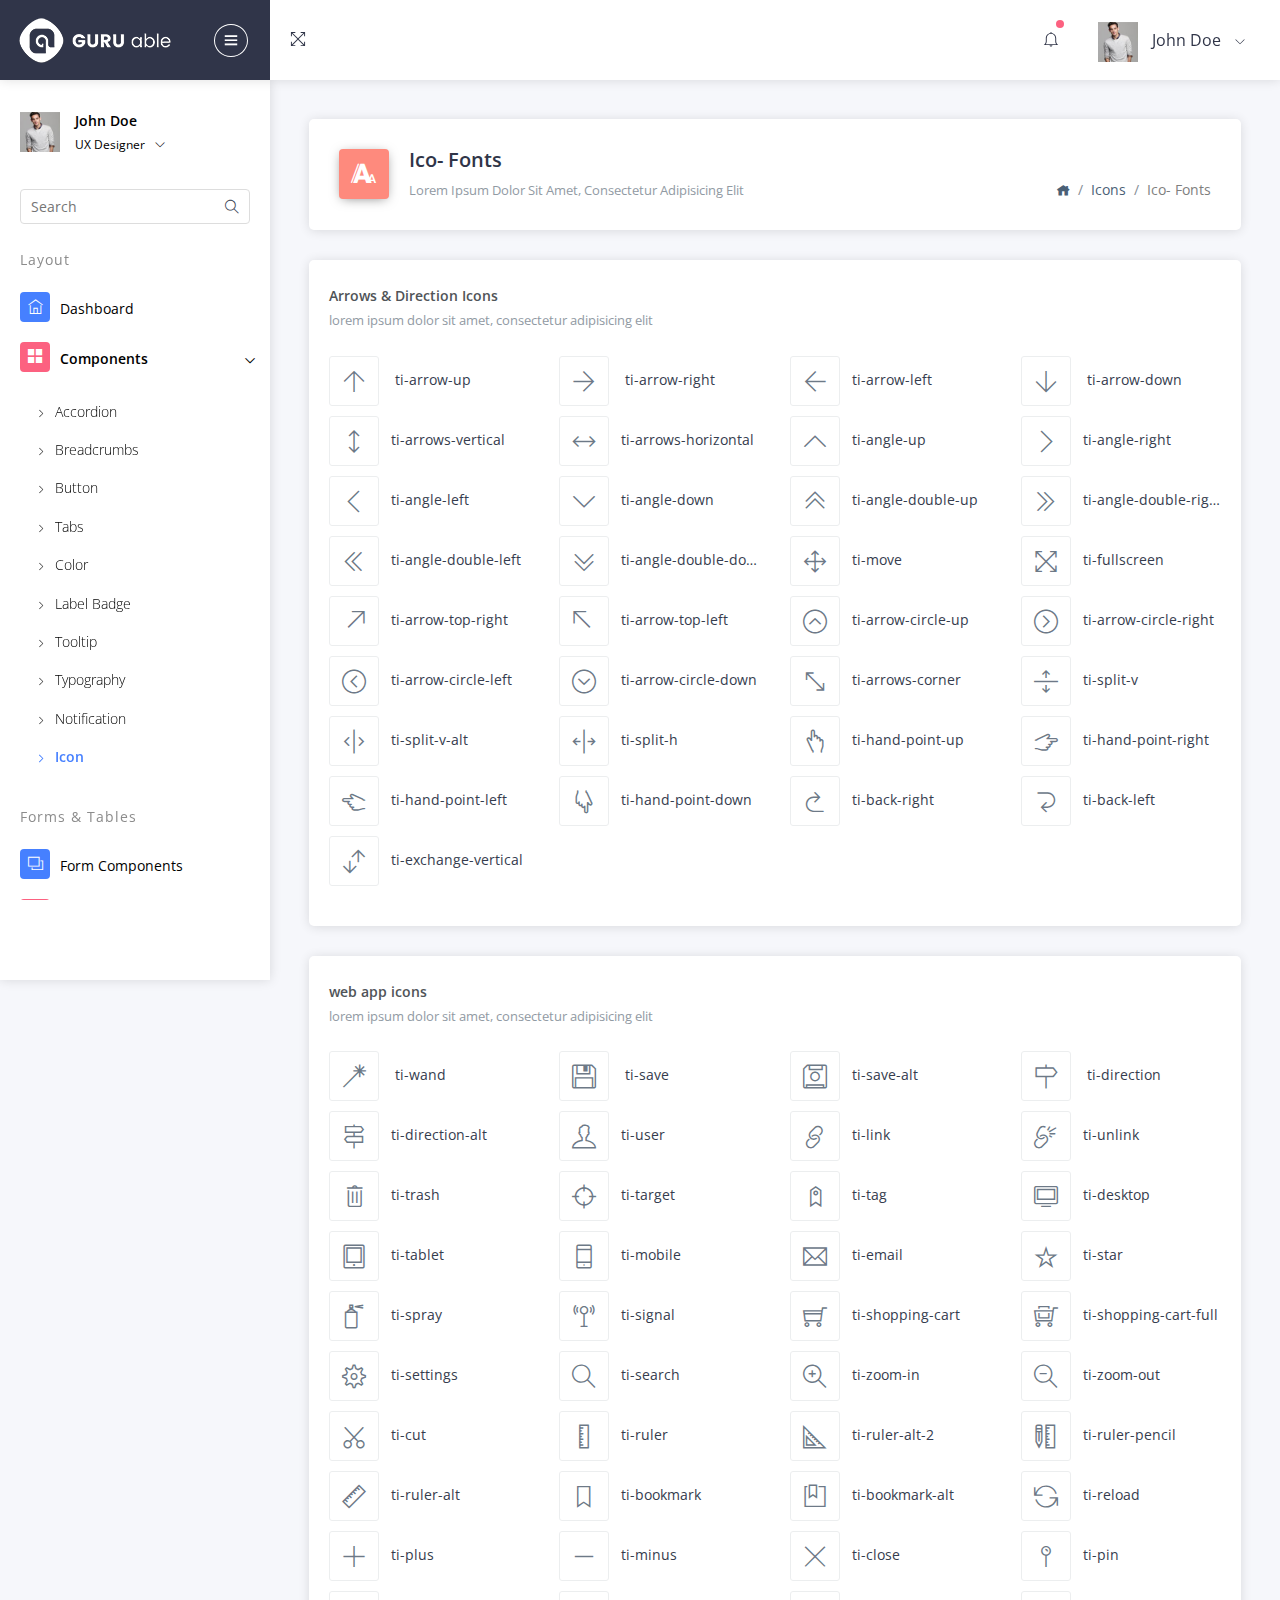
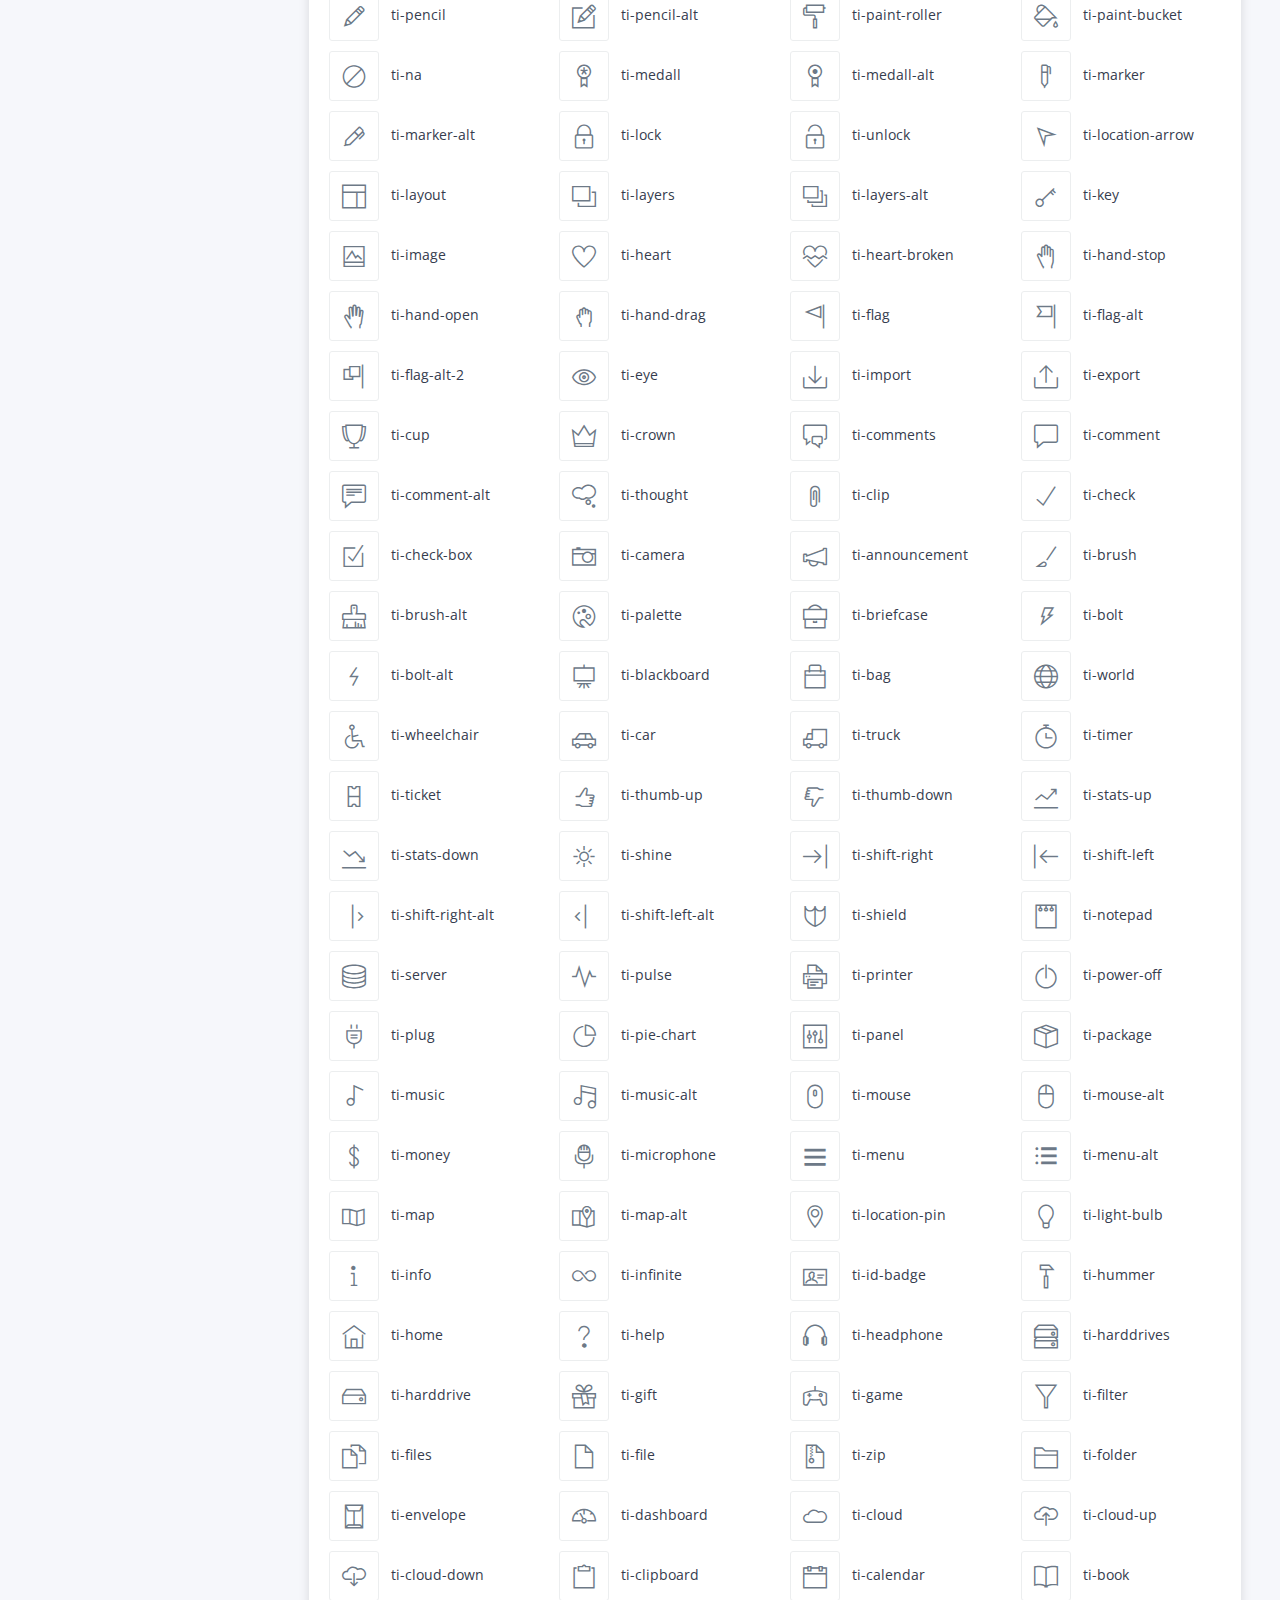
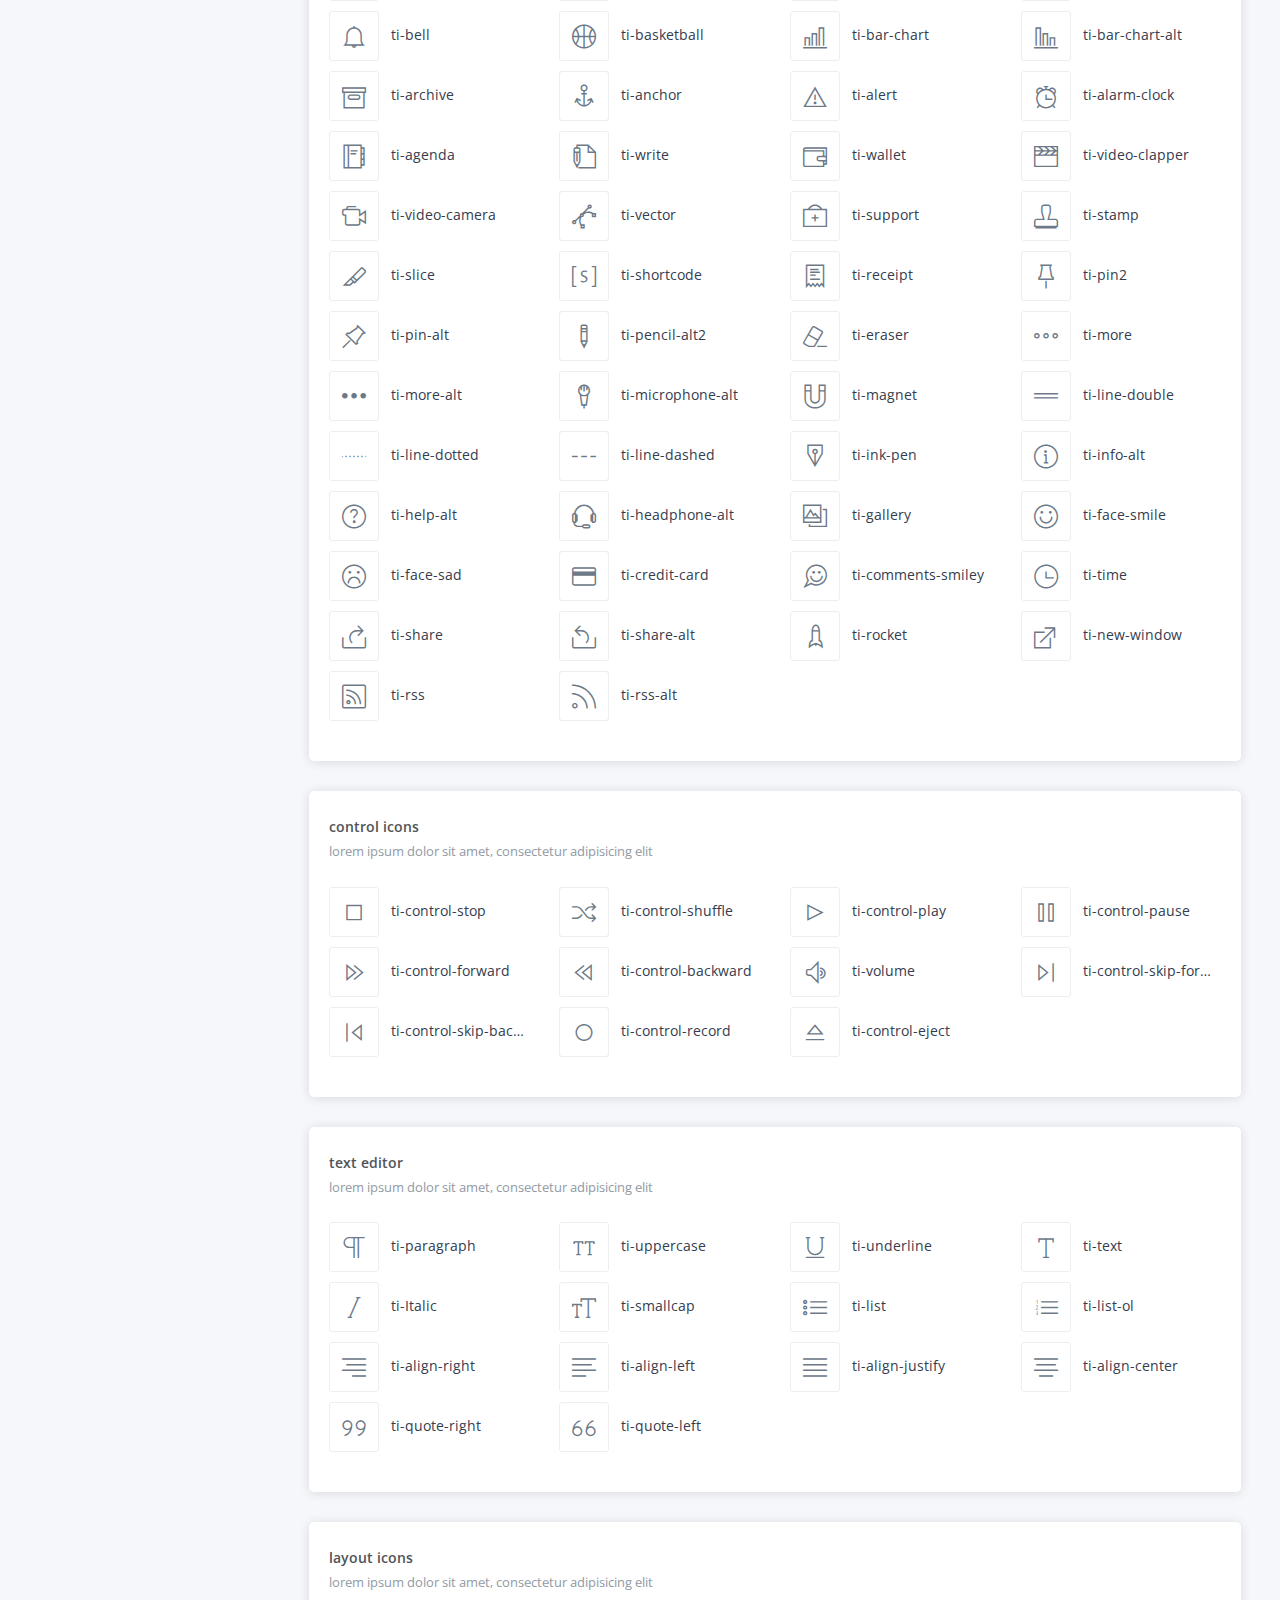
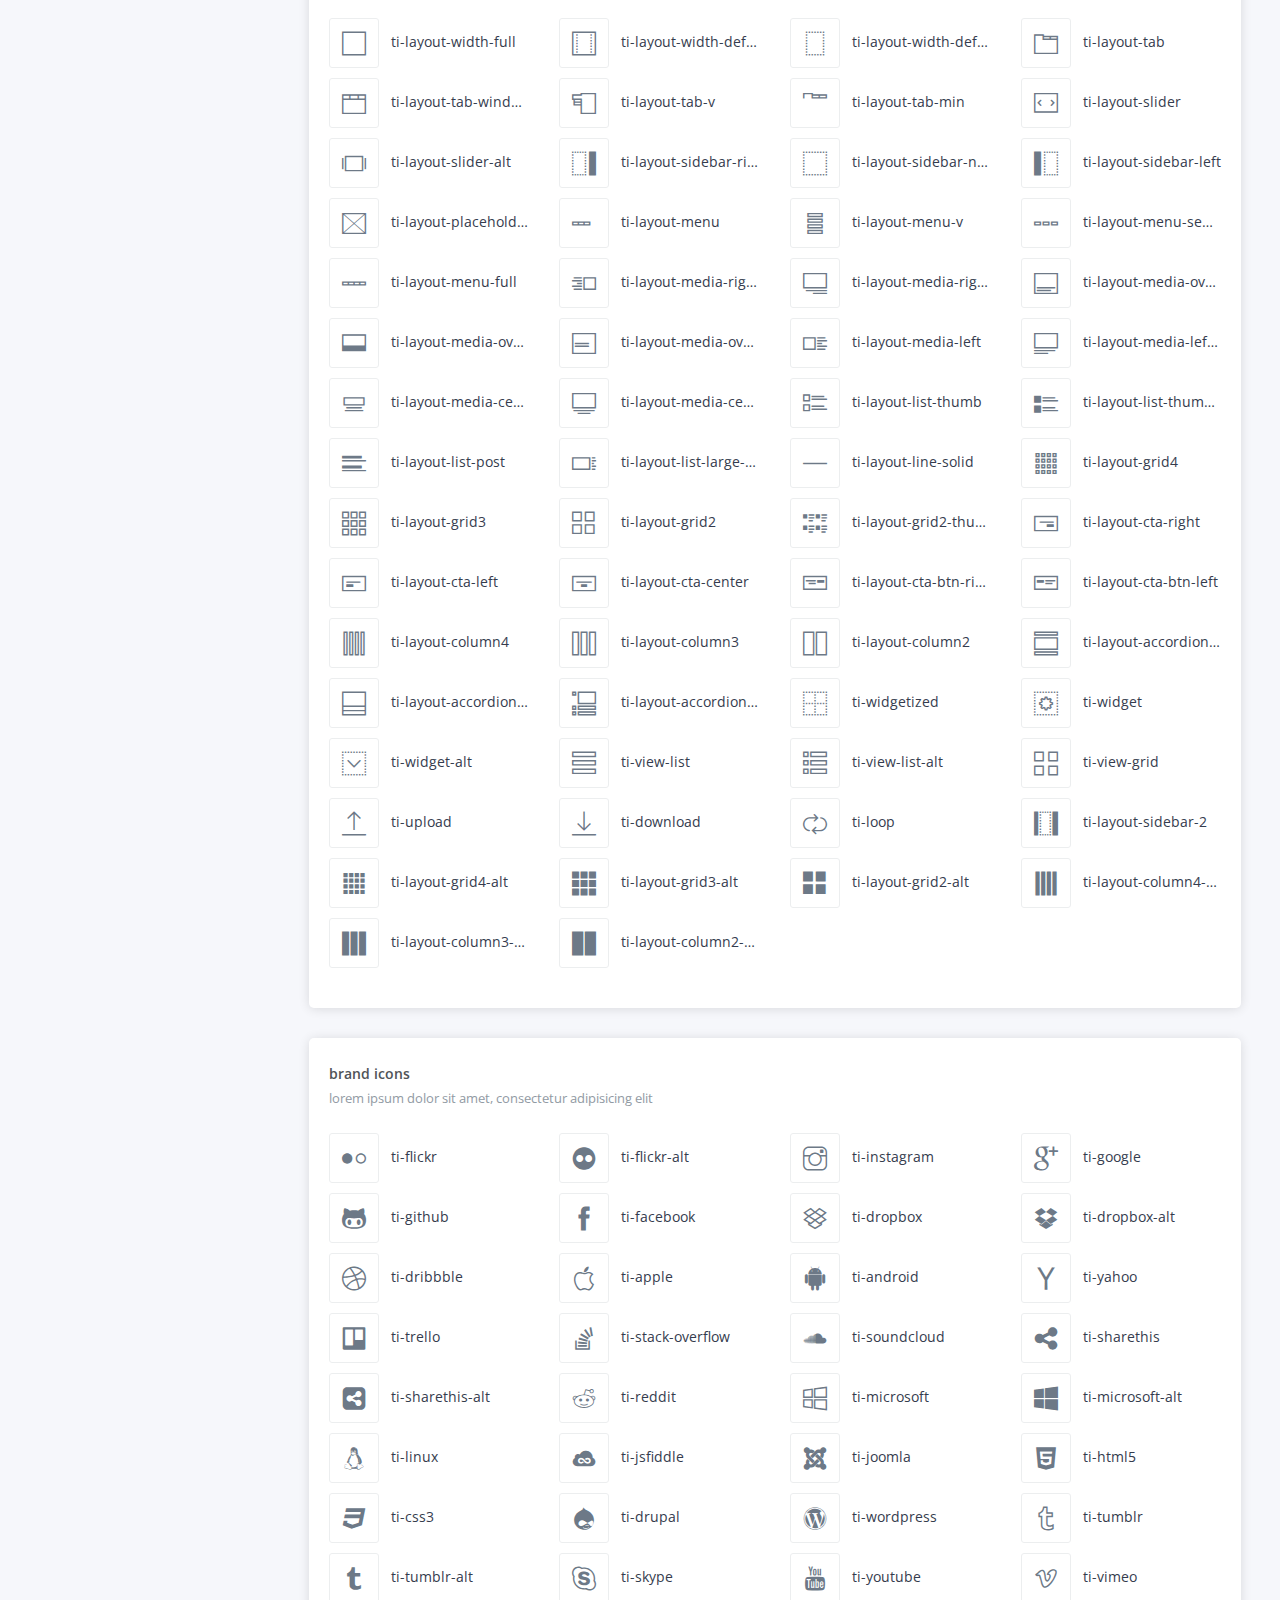
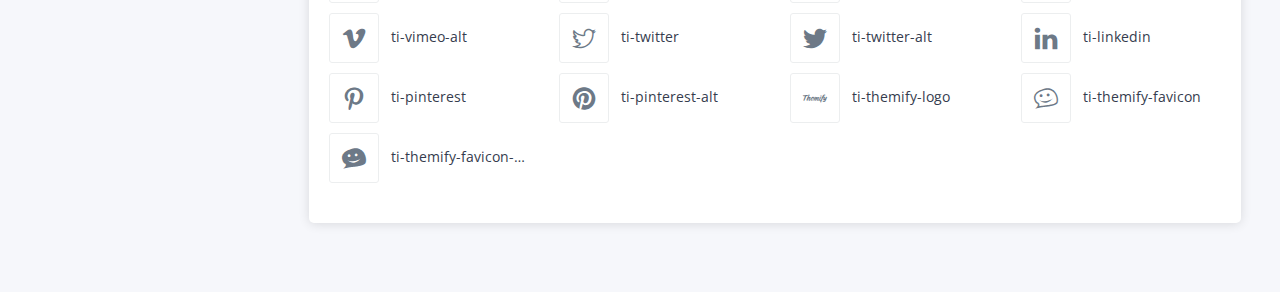
<file: icon-themify.html>
<!DOCTYPE html>
<html lang="en">

<head>
    <title>GURU Able - Free Lite Admin Template </title>
    <!-- HTML5 Shim and Respond.js IE9 support of HTML5 elements and media queries -->
    <!-- WARNING: Respond.js doesn't work if you view the page via file:// -->
    <!--[if lt IE 9]>
    <script src="https://oss.maxcdn.com/libs/html5shiv/3.7.0/html5shiv.js"></script>
    <script src="https://oss.maxcdn.com/libs/respond.js/1.4.2/respond.min.js"></script>
    <![endif]-->
    <!-- Meta -->
    <meta charset="utf-8">
    <meta name="viewport" content="width=device-width, initial-scale=1.0, user-scalable=0, minimal-ui">
    <meta http-equiv="X-UA-Compatible" content="IE=edge" />
    <meta name="description" content="CodedThemes">
    <meta name="keywords" content=" Admin , Responsive, Landing, Bootstrap, App, Template, Mobile, iOS, Android, apple, creative app">
    <meta name="author" content="CodedThemes">
    <!-- Favicon icon -->
    <link rel="icon" href="assets/images/favicon.ico" type="image/x-icon">
    <!-- Google font--><link href="https://fonts.googleapis.com/css?family=Open+Sans:400,600,800" rel="stylesheet">
    <!-- Required Fremwork -->
    <link rel="stylesheet" type="text/css" href="assets/css/bootstrap/css/bootstrap.min.css">
    <!-- themify icon -->
    <link rel="stylesheet" type="text/css" href="assets/icon/themify-icons/themify-icons.css">
    <!-- ico font -->
    <link rel="stylesheet" type="text/css" href="assets/icon/icofont/css/icofont.css">
    <!-- Style.css -->
    <link rel="stylesheet" type="text/css" href="assets/css/style.css">
    <link rel="stylesheet" type="text/css" href="assets/css/jquery.mCustomScrollbar.css">
</head>

<body>
    <!-- Pre-loader start -->
    <div class="theme-loader">
        <div class="ball-scale">
            <div class='contain'>
                <div class="ring"><div class="frame"></div></div>
                <div class="ring"><div class="frame"></div></div>
                <div class="ring"><div class="frame"></div></div>
                <div class="ring"><div class="frame"></div></div>
                <div class="ring"><div class="frame"></div></div>
                <div class="ring"><div class="frame"></div></div>
                <div class="ring"><div class="frame"></div></div>
                <div class="ring"><div class="frame"></div></div>
                <div class="ring"><div class="frame"></div></div>
                <div class="ring"><div class="frame"></div></div>
            </div>
        </div>
    </div>
    <!-- Pre-loader end -->

    <div id="pcoded" class="pcoded">
        <div class="pcoded-overlay-box"></div>
        <div class="pcoded-container navbar-wrapper">

            <nav class="navbar header-navbar pcoded-header">
                <div class="navbar-wrapper">

                    <div class="navbar-logo">
                        <a class="mobile-menu" id="mobile-collapse" href="#!">
                            <i class="ti-menu"></i>
                        </a>
                        <a class="mobile-search morphsearch-search" href="#">
                            <i class="ti-search"></i>
                        </a>
                        <a href="index.html">
                            <img class="img-fluid" src="assets/images/logo.png" alt="Theme-Logo" />
                        </a>
                        <a class="mobile-options">
                            <i class="ti-more"></i>
                        </a>
                    </div>

                    <div class="navbar-container container-fluid">
                        <ul class="nav-left">
                            <li>
                                <div class="sidebar_toggle"><a href="javascript:void(0)"><i class="ti-menu"></i></a></div>
                            </li>
                            
                            <li>
                                <a href="#!" onclick="javascript:toggleFullScreen()">
                                    <i class="ti-fullscreen"></i>
                                </a>
                            </li>
                        </ul>
                        <ul class="nav-right">
                            <li class="header-notification">
                                <a href="#!">
                                    <i class="ti-bell"></i>
                                    <span class="badge bg-c-pink"></span>
                                </a>
                                <ul class="show-notification">
                                    <li>
                                        <h6>Notifications</h6>
                                        <label class="label label-danger">New</label>
                                    </li>
                                    <li>
                                        <div class="media">
                                            <img class="d-flex align-self-center" src="assets/images/user.png" alt="Generic placeholder image">
                                            <div class="media-body">
                                                <h5 class="notification-user">John Doe</h5>
                                                <p class="notification-msg">Lorem ipsum dolor sit amet, consectetuer elit.</p>
                                                <span class="notification-time">30 minutes ago</span>
                                            </div>
                                        </div>
                                    </li>
                                    <li>
                                        <div class="media">
                                            <img class="d-flex align-self-center" src="assets/images/user.png" alt="Generic placeholder image">
                                            <div class="media-body">
                                                <h5 class="notification-user">Joseph William</h5>
                                                <p class="notification-msg">Lorem ipsum dolor sit amet, consectetuer elit.</p>
                                                <span class="notification-time">30 minutes ago</span>
                                            </div>
                                        </div>
                                    </li>
                                    <li>
                                        <div class="media">
                                            <img class="d-flex align-self-center" src="assets/images/user.png" alt="Generic placeholder image">
                                            <div class="media-body">
                                                <h5 class="notification-user">Sara Soudein</h5>
                                                <p class="notification-msg">Lorem ipsum dolor sit amet, consectetuer elit.</p>
                                                <span class="notification-time">30 minutes ago</span>
                                            </div>
                                        </div>
                                    </li>
                                </ul>
                            </li>
                            
                            <li class="user-profile header-notification">
                                <a href="#!">
                                    <img src="assets/images/avatar-4.jpg" class="img-radius" alt="User-Profile-Image">
                                    <span>John Doe</span>
                                    <i class="ti-angle-down"></i>
                                </a>
                                <ul class="show-notification profile-notification">
                                    <li>
                                        <a href="#!">
                                            <i class="ti-settings"></i> Settings
                                        </a>
                                    </li>
                                    <li>
                                        <a href="#">
                                            <i class="ti-user"></i> Profile
                                        </a>
                                    </li>
                                    <li>
                                        <a href="#">
                                            <i class="ti-email"></i> My Messages
                                        </a>
                                    </li>
                                    <li>
                                        <a href="#">
                                            <i class="ti-lock"></i> Lock Screen
                                        </a>
                                    </li>
                                    <li>
                                        <a href="auth-normal-sign-in.html">
                                            <i class="ti-layout-sidebar-left"></i> Logout
                                        </a>
                                    </li>
                                </ul>
                            </li>
                        </ul>
                        
                    </div>
                </div>
            </nav>

            <div class="pcoded-main-container">
                <div class="pcoded-wrapper">
                    <nav class="pcoded-navbar">
                        <div class="sidebar_toggle"><a href="#"><i class="icon-close icons"></i></a></div>
                        <div class="pcoded-inner-navbar main-menu">
                            <div class="">
                                <div class="main-menu-header">
                                    <img class="img-40 img-radius" src="assets/images/avatar-4.jpg" alt="User-Profile-Image">
                                    <div class="user-details">
                                        <span>John Doe</span>
                                        <span id="more-details">UX Designer<i class="ti-angle-down"></i></span>
                                    </div>
                                </div>

                                <div class="main-menu-content">
                                    <ul>
                                        <li class="more-details">
                                            <a href="#"><i class="ti-user"></i>View Profile</a>
                                            <a href="#!"><i class="ti-settings"></i>Settings</a>
                                            <a href="auth-normal-sign-in.html"><i class="ti-layout-sidebar-left"></i>Logout</a>
                                        </li>
                                    </ul>
                                </div>
                            </div>
                            <div class="pcoded-search">
                                <span class="searchbar-toggle">  </span>
                                <div class="pcoded-search-box ">
                                    <input type="text" placeholder="Search">
                                    <span class="search-icon"><i class="ti-search" aria-hidden="true"></i></span>
                                </div>
                            </div>
                            <div class="pcoded-navigatio-lavel" data-i18n="nav.category.navigation">Layout</div>
                            <ul class="pcoded-item pcoded-left-item">
                                <li class="">
                                    <a href="index.html">
                                        <span class="pcoded-micon"><i class="ti-home"></i><b>D</b></span>
                                        <span class="pcoded-mtext" data-i18n="nav.dash.main">Dashboard</span>
                                        <span class="pcoded-mcaret"></span>
                                    </a>
                                </li>
                                <li class="pcoded-hasmenu active pcoded-trigger">
                                    <a href="javascript:void(0)">
                                        <span class="pcoded-micon"><i class="ti-layout-grid2-alt"></i></span>
                                        <span class="pcoded-mtext"  data-i18n="nav.basic-components.main">Components</span>
                                        <span class="pcoded-mcaret"></span>
                                    </a>
                                    <ul class="pcoded-submenu">
                                        <li class=" ">
                                            <a href="accordion.html">
                                                <span class="pcoded-micon"><i class="ti-angle-right"></i></span>
                                                <span class="pcoded-mtext" data-i18n="nav.basic-components.alert">Accordion</span>
                                                <span class="pcoded-mcaret"></span>
                                            </a>
                                        </li>
                                        <li class=" ">
                                            <a href="breadcrumb.html">
                                                <span class="pcoded-micon"><i class="ti-angle-right"></i></span>
                                                <span class="pcoded-mtext" data-i18n="nav.basic-components.breadcrumbs">Breadcrumbs</span>
                                                <span class="pcoded-mcaret"></span>
                                            </a>
                                        </li>
                                        <li class=" ">
                                            <a href="button.html">
                                                <span class="pcoded-micon"><i class="ti-angle-right"></i></span>
                                                <span class="pcoded-mtext" data-i18n="nav.basic-components.alert">Button</span>
                                                <span class="pcoded-mcaret"></span>
                                            </a>
                                        </li>
                                        <li class=" ">
                                            <a href="tabs.html">
                                                <span class="pcoded-micon"><i class="ti-angle-right"></i></span>
                                                <span class="pcoded-mtext" data-i18n="nav.basic-components.breadcrumbs">Tabs</span>
                                                <span class="pcoded-mcaret"></span>
                                            </a>
                                        </li>
                                        <li class=" ">
                                            <a href="color.html">
                                                <span class="pcoded-micon"><i class="ti-angle-right"></i></span>
                                                <span class="pcoded-mtext" data-i18n="nav.basic-components.alert">Color</span>
                                                <span class="pcoded-mcaret"></span>
                                            </a>
                                        </li>
                                        <li class=" ">
                                            <a href="label-badge.html">
                                                <span class="pcoded-micon"><i class="ti-angle-right"></i></span>
                                                <span class="pcoded-mtext" data-i18n="nav.basic-components.breadcrumbs">Label Badge</span>
                                                <span class="pcoded-mcaret"></span>
                                            </a>
                                        </li>
                                        <li class=" ">
                                            <a href="tooltip.html">
                                                <span class="pcoded-micon"><i class="ti-angle-right"></i></span>
                                                <span class="pcoded-mtext" data-i18n="nav.basic-components.alert">Tooltip</span>
                                                <span class="pcoded-mcaret"></span>
                                            </a>
                                        </li>
                                        <li class=" ">
                                            <a href="typography.html">
                                                <span class="pcoded-micon"><i class="ti-angle-right"></i></span>
                                                <span class="pcoded-mtext" data-i18n="nav.basic-components.breadcrumbs">Typography</span>
                                                <span class="pcoded-mcaret"></span>
                                            </a>
                                        </li>
                                        <li class=" ">
                                            <a href="notification.html">
                                                <span class="pcoded-micon"><i class="ti-angle-right"></i></span>
                                                <span class="pcoded-mtext" data-i18n="nav.basic-components.alert">Notification</span>
                                                <span class="pcoded-mcaret"></span>
                                            </a>
                                        </li>
                                        <li class="active">
                                            <a href="icon-themify.html">
                                                <span class="pcoded-micon"><i class="ti-angle-right"></i></span>
                                                <span class="pcoded-mtext" data-i18n="nav.basic-components.breadcrumbs">Icon</span>
                                                <span class="pcoded-mcaret"></span>
                                            </a>
                                        </li>

                                    </ul>
                                </li>
                            </ul>
                            <div class="pcoded-navigatio-lavel" data-i18n="nav.category.forms">Forms &amp; Tables</div>
                            <ul class="pcoded-item pcoded-left-item">
                                <li>
                                    <a href="form-elements-component.html">
                                        <span class="pcoded-micon"><i class="ti-layers"></i><b>FC</b></span>
                                        <span class="pcoded-mtext" data-i18n="nav.form-components.main">Form Components</span>
                                        <span class="pcoded-mcaret"></span>
                                    </a>
                                </li>
                                <li>
                                    <a href="bs-basic-table.html">
                                        <span class="pcoded-micon"><i class="ti-layers"></i><b>FC</b></span>
                                        <span class="pcoded-mtext" data-i18n="nav.form-components.main">Basic Table</span>
                                        <span class="pcoded-mcaret"></span>
                                    </a>
                                </li>
                                
                            </ul>

                            <div class="pcoded-navigatio-lavel" data-i18n="nav.category.forms">Chart &amp; Maps</div>
                            <ul class="pcoded-item pcoded-left-item">
                                <li>
                                    <a href="chart.html">
                                        <span class="pcoded-micon"><i class="ti-layers"></i><b>FC</b></span>
                                        <span class="pcoded-mtext" data-i18n="nav.form-components.main">Chart</span>
                                        <span class="pcoded-mcaret"></span>
                                    </a>
                                </li>
                                <li>
                                    <a href="map-google.html">
                                        <span class="pcoded-micon"><i class="ti-layers"></i><b>FC</b></span>
                                        <span class="pcoded-mtext" data-i18n="nav.form-components.main">Maps</span>
                                        <span class="pcoded-mcaret"></span>
                                    </a>
                                </li>
                                <li class="pcoded-hasmenu">
                                    <a href="javascript:void(0)">
                                        <span class="pcoded-micon"><i class="ti-layout-grid2-alt"></i></span>
                                        <span class="pcoded-mtext"  data-i18n="nav.basic-components.main">Pages</span>
                                        <span class="pcoded-mcaret"></span>
                                    </a>
                                    <ul class="pcoded-submenu">
                                        <li class=" ">
                                            <a href="auth-normal-sign-in.html">
                                                <span class="pcoded-micon"><i class="ti-angle-right"></i></span>
                                                <span class="pcoded-mtext" data-i18n="nav.basic-components.alert">Login</span>
                                                <span class="pcoded-mcaret"></span>
                                            </a>
                                        </li>
                                        <li class=" ">
                                            <a href="auth-sign-up.html">
                                                <span class="pcoded-micon"><i class="ti-angle-right"></i></span>
                                                <span class="pcoded-mtext" data-i18n="nav.basic-components.breadcrumbs">Register</span>
                                                <span class="pcoded-mcaret"></span>
                                            </a>
                                        </li>
                                        <li class=" ">
                                            <a href="sample-page.html">
                                                <span class="pcoded-micon"><i class="ti-angle-right"></i></span>
                                                <span class="pcoded-mtext" data-i18n="nav.basic-components.breadcrumbs">Sample Page</span>
                                                <span class="pcoded-mcaret"></span>
                                            </a>
                                        </li>
                                    </ul>
                                </li>
                                
                            </ul>

                            <div class="pcoded-navigatio-lavel" data-i18n="nav.category.other">Other</div>
                            <ul class="pcoded-item pcoded-left-item">
                                <li class="pcoded-hasmenu ">
                                    <a href="javascript:void(0)">
                                        <span class="pcoded-micon"><i class="ti-direction-alt"></i><b>M</b></span>
                                        <span class="pcoded-mtext" data-i18n="nav.menu-levels.main">Menu Levels</span>
                                        <span class="pcoded-mcaret"></span>
                                    </a>
                                    <ul class="pcoded-submenu">
                                        <li class="">
                                            <a href="javascript:void(0)">
                                                <span class="pcoded-micon"><i class="ti-angle-right"></i></span>
                                                <span class="pcoded-mtext" data-i18n="nav.menu-levels.menu-level-21">Menu Level 2.1</span>
                                                <span class="pcoded-mcaret"></span>
                                            </a>
                                        </li>
                                        <li class="pcoded-hasmenu ">
                                            <a href="javascript:void(0)">
                                                <span class="pcoded-micon"><i class="ti-direction-alt"></i></span>
                                                <span class="pcoded-mtext" data-i18n="nav.menu-levels.menu-level-22.main">Menu Level 2.2</span>
                                                <span class="pcoded-mcaret"></span>
                                            </a>
                                            <ul class="pcoded-submenu">
                                                <li class="">
                                                    <a href="javascript:void(0)">
                                                        <span class="pcoded-micon"><i class="ti-angle-right"></i></span>
                                                        <span class="pcoded-mtext" data-i18n="nav.menu-levels.menu-level-22.menu-level-31">Menu Level 3.1</span>
                                                        <span class="pcoded-mcaret"></span>
                                                    </a>
                                                </li>
                                            </ul>
                                        </li>
                                        <li class="">
                                            <a href="javascript:void(0)">
                                                <span class="pcoded-micon"><i class="ti-angle-right"></i></span>
                                                <span class="pcoded-mtext" data-i18n="nav.menu-levels.menu-level-23">Menu Level 2.3</span>
                                                <span class="pcoded-mcaret"></span>
                                            </a>
                                        </li>

                                    </ul>
                                </li>
                            </ul>
                        </div>
                    </nav>
                    <div class="pcoded-content">
                        <div class="pcoded-inner-content">

                            <!-- Main-body start -->
                            <div class="main-body">
                                <div class="page-wrapper">
                                    <!-- Page-header start -->
                                    <div class="page-header card">
                                        <div class="row align-items-end">
                                            <div class="col-lg-8">
                                                <div class="page-header-title">
                                                    <i class="icofont icofont-font bg-c-orenge"></i>
                                                    <div class="d-inline">
                                                        <h4>Ico- Fonts</h4>
                                                        <span>lorem ipsum dolor sit amet, consectetur adipisicing elit</span>
                                                    </div>
                                                </div>
                                            </div>
                                            <div class="col-lg-4">
                                                <div class="page-header-breadcrumb">
                                                   <ul class="breadcrumb-title">
                                                    <li class="breadcrumb-item">
                                                        <a href="index.html">
                                                            <i class="icofont icofont-home"></i>
                                                        </a>
                                                    </li>
                                                    <li class="breadcrumb-item"><a href="#!">Icons</a>
                                                    </li>
                                                    <li class="breadcrumb-item"><a href="#">Ico- Fonts</a>
                                                    </li>
                                                </ul>
                                            </div>
                                        </div>
                                    </div>
                                </div>
                                <!-- Page-header end -->
                                
                                <!-- Page body start -->
                                <div class="page-body">
                                    <div class="row">
                                        <div class="col-sm-12">
                                            <!-- Direction arrow start -->
                                            <div class="card">
                                                <div class="card-header">
                                                    <h5>Arrows &amp; Direction Icons</h5>
                                                    <span>lorem ipsum dolor sit amet, consectetur adipisicing elit</span>
                                                    <div class="card-header-right">                                                             <i class="icofont icofont-spinner-alt-5"></i>                                                         </div>
                                                </div>
                                                <div class="card-block">
                                                    <div class="data-table-main icon-list-demo">
                                                        <div class="row">
                                                            <div class="col-sm-12 col-md-6 col-lg-4 col-xl-3 outer-ellipsis"><i class="ti-arrow-up"></i> ti-arrow-up
                                                            </div>
                                                            <div class="col-sm-12 col-md-6 col-lg-4 col-xl-3 outer-ellipsis"><i class="ti-arrow-right"></i> ti-arrow-right
                                                            </div>
                                                            <div class="col-sm-12 col-md-6 col-lg-4 col-xl-3 outer-ellipsis"><i class="ti-arrow-left"></i>ti-arrow-left
                                                            </div>
                                                            <div class="col-sm-12 col-md-6 col-lg-4 col-xl-3 outer-ellipsis"><i class="ti-arrow-down"></i> ti-arrow-down
                                                            </div>
                                                            <div class="col-sm-12 col-md-6 col-lg-4 col-xl-3 outer-ellipsis"><i class="ti-arrows-vertical"></i>ti-arrows-vertical
                                                            </div>
                                                            <div class="col-sm-12 col-md-6 col-lg-4 col-xl-3 outer-ellipsis"><i class="ti-arrows-horizontal"></i>ti-arrows-horizontal
                                                            </div>
                                                            <div class="col-sm-12 col-md-6 col-lg-4 col-xl-3 outer-ellipsis"><i class="ti-angle-up"></i>ti-angle-up
                                                            </div>
                                                            <div class="col-sm-12 col-md-6 col-lg-4 col-xl-3 outer-ellipsis"><i class="ti-angle-right"></i>ti-angle-right
                                                            </div>
                                                            <div class="col-sm-12 col-md-6 col-lg-4 col-xl-3 outer-ellipsis"><i class="ti-angle-left"></i>ti-angle-left
                                                            </div>
                                                            <div class="col-sm-12 col-md-6 col-lg-4 col-xl-3 outer-ellipsis"><i class="ti-angle-down"></i>ti-angle-down
                                                            </div>
                                                            <div class="col-sm-12 col-md-6 col-lg-4 col-xl-3 outer-ellipsis"><i class="ti-angle-double-up"></i>ti-angle-double-up
                                                            </div>
                                                            <div class="col-sm-12 col-md-6 col-lg-4 col-xl-3 outer-ellipsis"><i class="ti-angle-double-right"></i>ti-angle-double-right
                                                            </div>
                                                            <div class="col-sm-12 col-md-6 col-lg-4 col-xl-3 outer-ellipsis"><i class="ti-angle-double-left"></i>ti-angle-double-left
                                                            </div>
                                                            <div class="col-sm-12 col-md-6 col-lg-4 col-xl-3 outer-ellipsis"><i class="ti-angle-double-down"></i>ti-angle-double-down
                                                            </div>
                                                            <div class="col-sm-12 col-md-6 col-lg-4 col-xl-3 outer-ellipsis"><i class="ti-move"></i>ti-move
                                                            </div>
                                                            <div class="col-sm-12 col-md-6 col-lg-4 col-xl-3 outer-ellipsis"><i class="ti-fullscreen"></i>ti-fullscreen
                                                            </div>
                                                            <div class="col-sm-12 col-md-6 col-lg-4 col-xl-3 outer-ellipsis"><i class="ti-arrow-top-right"></i>ti-arrow-top-right
                                                            </div>
                                                            <div class="col-sm-12 col-md-6 col-lg-4 col-xl-3 outer-ellipsis"><i class="ti-arrow-top-left"></i>ti-arrow-top-left
                                                            </div>
                                                            <div class="col-sm-12 col-md-6 col-lg-4 col-xl-3 outer-ellipsis"><i class="ti-arrow-circle-up"></i>ti-arrow-circle-up
                                                            </div>
                                                            <div class="col-sm-12 col-md-6 col-lg-4 col-xl-3 outer-ellipsis"><i class="ti-arrow-circle-right"></i>ti-arrow-circle-right
                                                            </div>
                                                            <div class="col-sm-12 col-md-6 col-lg-4 col-xl-3 outer-ellipsis"><i class="ti-arrow-circle-left"></i>ti-arrow-circle-left
                                                            </div>
                                                            <div class="col-sm-12 col-md-6 col-lg-4 col-xl-3 outer-ellipsis"><i class="ti-arrow-circle-down"></i>ti-arrow-circle-down
                                                            </div>
                                                            <div class="col-sm-12 col-md-6 col-lg-4 col-xl-3 outer-ellipsis"><i class="ti-arrows-corner"></i>ti-arrows-corner
                                                            </div>
                                                            <div class="col-sm-12 col-md-6 col-lg-4 col-xl-3 outer-ellipsis"><i class="ti-split-v"></i>ti-split-v
                                                            </div>
                                                            <div class="col-sm-12 col-md-6 col-lg-4 col-xl-3 outer-ellipsis"><i class="ti-split-v-alt"></i>ti-split-v-alt
                                                            </div>
                                                            <div class="col-sm-12 col-md-6 col-lg-4 col-xl-3 outer-ellipsis"><i class="ti-split-h"></i>ti-split-h
                                                            </div>
                                                            <div class="col-sm-12 col-md-6 col-lg-4 col-xl-3 outer-ellipsis"><i class="ti-hand-point-up"></i>ti-hand-point-up
                                                            </div>
                                                            <div class="col-sm-12 col-md-6 col-lg-4 col-xl-3 outer-ellipsis"><i class="ti-hand-point-right"></i>ti-hand-point-right
                                                            </div>
                                                            <div class="col-sm-12 col-md-6 col-lg-4 col-xl-3 outer-ellipsis"><i class="ti-hand-point-left"></i>ti-hand-point-left
                                                            </div>
                                                            <div class="col-sm-12 col-md-6 col-lg-4 col-xl-3 outer-ellipsis"><i class="ti-hand-point-down"></i>ti-hand-point-down
                                                            </div>
                                                            <div class="col-sm-12 col-md-6 col-lg-4 col-xl-3 outer-ellipsis"><i class="ti-back-right"></i>ti-back-right
                                                            </div>
                                                            <div class="col-sm-12 col-md-6 col-lg-4 col-xl-3 outer-ellipsis"><i class="ti-back-left"></i>ti-back-left
                                                            </div>
                                                            <div class="col-sm-12 col-md-6 col-lg-4 col-xl-3 outer-ellipsis"><i class="ti-exchange-vertical"></i>ti-exchange-vertical
                                                            </div>
                                                        </div>
                                                        <!-- end of data table -->
                                                    </div>
                                                </div>
                                            </div>
                                            <!-- Direction arrow start -->
                                        </div>
                                    </div>
                                    <div class="row">
                                        <div class="col-sm-12">
                                            <!-- Web app icons start -->
                                            <div class="card">
                                                <div class="card-header">
                                                    <h5>web app icons</h5>
                                                    <span>lorem ipsum dolor sit amet, consectetur adipisicing elit</span>
                                                    <div class="card-header-right">                                                             <i class="icofont icofont-spinner-alt-5"></i>                                                         </div>
                                                </div>
                                                <div class="card-block">
                                                    <div class="data-table-main icon-list-demo">
                                                        <div class="row">
                                                            <div class="col-sm-12 col-md-6 col-lg-4 col-xl-3 outer-ellipsis"><i class="ti-wand"></i> ti-wand
                                                            </div>
                                                            <div class="col-sm-12 col-md-6 col-lg-4 col-xl-3 outer-ellipsis"><i class="ti-save"></i> ti-save
                                                            </div>
                                                            <div class="col-sm-12 col-md-6 col-lg-4 col-xl-3 outer-ellipsis"><i class="ti-save-alt"></i>ti-save-alt
                                                            </div>
                                                            <div class="col-sm-12 col-md-6 col-lg-4 col-xl-3 outer-ellipsis"><i class="ti-direction"></i> ti-direction
                                                            </div>
                                                            <div class="col-sm-12 col-md-6 col-lg-4 col-xl-3 outer-ellipsis"><i class="ti-direction-alt"></i>ti-direction-alt
                                                            </div>
                                                            <div class="col-sm-12 col-md-6 col-lg-4 col-xl-3 outer-ellipsis"><i class="ti-user"></i>ti-user
                                                            </div>
                                                            <div class="col-sm-12 col-md-6 col-lg-4 col-xl-3 outer-ellipsis"><i class="ti-link"></i>ti-link
                                                            </div>
                                                            <div class="col-sm-12 col-md-6 col-lg-4 col-xl-3 outer-ellipsis"><i class="ti-unlink"></i>ti-unlink
                                                            </div>
                                                            <div class="col-sm-12 col-md-6 col-lg-4 col-xl-3 outer-ellipsis"><i class="ti-trash"></i>ti-trash
                                                            </div>
                                                            <div class="col-sm-12 col-md-6 col-lg-4 col-xl-3 outer-ellipsis"><i class="ti-target"></i>ti-target
                                                            </div>
                                                            <div class="col-sm-12 col-md-6 col-lg-4 col-xl-3 outer-ellipsis"><i class="ti-tag"></i>ti-tag
                                                            </div>
                                                            <div class="col-sm-12 col-md-6 col-lg-4 col-xl-3 outer-ellipsis"><i class="ti-desktop"></i>ti-desktop
                                                            </div>
                                                            <div class="col-sm-12 col-md-6 col-lg-4 col-xl-3 outer-ellipsis"><i class="ti-tablet"></i>ti-tablet
                                                            </div>
                                                            <div class="col-sm-12 col-md-6 col-lg-4 col-xl-3 outer-ellipsis"><i class="ti-mobile"></i>ti-mobile
                                                            </div>
                                                            <div class="col-sm-12 col-md-6 col-lg-4 col-xl-3 outer-ellipsis"><i class="ti-email"></i>ti-email
                                                            </div>
                                                            <div class="col-sm-12 col-md-6 col-lg-4 col-xl-3 outer-ellipsis"><i class="ti-star"></i>ti-star
                                                            </div>
                                                            <div class="col-sm-12 col-md-6 col-lg-4 col-xl-3 outer-ellipsis"><i class="ti-spray"></i>ti-spray
                                                            </div>
                                                            <div class="col-sm-12 col-md-6 col-lg-4 col-xl-3 outer-ellipsis"><i class="ti-signal"></i>ti-signal
                                                            </div>
                                                            <div class="col-sm-12 col-md-6 col-lg-4 col-xl-3 outer-ellipsis"><i class="ti-shopping-cart"></i>ti-shopping-cart
                                                            </div>
                                                            <div class="col-sm-12 col-md-6 col-lg-4 col-xl-3 outer-ellipsis"><i class="ti-shopping-cart-full"></i>ti-shopping-cart-full
                                                            </div>
                                                            <div class="col-sm-12 col-md-6 col-lg-4 col-xl-3 outer-ellipsis"><i class="ti-settings"></i>ti-settings
                                                            </div>
                                                            <div class="col-sm-12 col-md-6 col-lg-4 col-xl-3 outer-ellipsis"><i class="ti-search"></i>ti-search
                                                            </div>
                                                            <div class="col-sm-12 col-md-6 col-lg-4 col-xl-3 outer-ellipsis"><i class="ti-zoom-in"></i>ti-zoom-in
                                                            </div>
                                                            <div class="col-sm-12 col-md-6 col-lg-4 col-xl-3 outer-ellipsis"><i class="ti-zoom-out"></i>ti-zoom-out
                                                            </div>
                                                            <div class="col-sm-12 col-md-6 col-lg-4 col-xl-3 outer-ellipsis"><i class="ti-cut"></i>ti-cut
                                                            </div>
                                                            <div class="col-sm-12 col-md-6 col-lg-4 col-xl-3 outer-ellipsis"><i class="ti-ruler"></i>ti-ruler
                                                            </div>
                                                            <div class="col-sm-12 col-md-6 col-lg-4 col-xl-3 outer-ellipsis"><i class="ti-ruler-alt-2"></i>ti-ruler-alt-2
                                                            </div>
                                                            <div class="col-sm-12 col-md-6 col-lg-4 col-xl-3 outer-ellipsis"><i class="ti-ruler-pencil"></i>ti-ruler-pencil
                                                            </div>
                                                            <div class="col-sm-12 col-md-6 col-lg-4 col-xl-3 outer-ellipsis"><i class="ti-ruler-alt"></i>ti-ruler-alt
                                                            </div>
                                                            <div class="col-sm-12 col-md-6 col-lg-4 col-xl-3 outer-ellipsis"><i class="ti-bookmark"></i>ti-bookmark
                                                            </div>
                                                            <div class="col-sm-12 col-md-6 col-lg-4 col-xl-3 outer-ellipsis"><i class="ti-bookmark-alt"></i>ti-bookmark-alt
                                                            </div>
                                                            <div class="col-sm-12 col-md-6 col-lg-4 col-xl-3 outer-ellipsis"><i class="ti-reload"></i>ti-reload
                                                            </div>
                                                            <div class="col-sm-12 col-md-6 col-lg-4 col-xl-3 outer-ellipsis"><i class="ti-plus"></i>ti-plus
                                                            </div>
                                                            <div class="col-sm-12 col-md-6 col-lg-4 col-xl-3 outer-ellipsis"><i class="ti-minus"></i>ti-minus
                                                            </div>
                                                            <div class="col-sm-12 col-md-6 col-lg-4 col-xl-3 outer-ellipsis"><i class="ti-close"></i>ti-close
                                                            </div>
                                                            <div class="col-sm-12 col-md-6 col-lg-4 col-xl-3 outer-ellipsis"><i class="ti-pin"></i>ti-pin
                                                            </div>
                                                            <div class="col-sm-12 col-md-6 col-lg-4 col-xl-3 outer-ellipsis"><i class="ti-pencil"></i>ti-pencil
                                                            </div>
                                                            <div class="col-sm-12 col-md-6 col-lg-4 col-xl-3 outer-ellipsis"><i class="ti-pencil-alt"></i>ti-pencil-alt
                                                            </div>
                                                            <div class="col-sm-12 col-md-6 col-lg-4 col-xl-3 outer-ellipsis"><i class="ti-paint-roller"></i>ti-paint-roller
                                                            </div>
                                                            <div class="col-sm-12 col-md-6 col-lg-4 col-xl-3 outer-ellipsis"><i class="ti-paint-bucket"></i>ti-paint-bucket
                                                            </div>
                                                            <div class="col-sm-12 col-md-6 col-lg-4 col-xl-3 outer-ellipsis"><i class="ti-na"></i>ti-na
                                                            </div>
                                                            <div class="col-sm-12 col-md-6 col-lg-4 col-xl-3 outer-ellipsis"><i class="ti-medall"></i>ti-medall
                                                            </div>
                                                            <div class="col-sm-12 col-md-6 col-lg-4 col-xl-3 outer-ellipsis"><i class="ti-medall-alt"></i>ti-medall-alt
                                                            </div>
                                                            <div class="col-sm-12 col-md-6 col-lg-4 col-xl-3 outer-ellipsis"><i class="ti-marker"></i>ti-marker
                                                            </div>
                                                            <div class="col-sm-12 col-md-6 col-lg-4 col-xl-3 outer-ellipsis"><i class="ti-marker-alt"></i>ti-marker-alt
                                                            </div>
                                                            <div class="col-sm-12 col-md-6 col-lg-4 col-xl-3 outer-ellipsis"><i class="ti-lock"></i>ti-lock
                                                            </div>
                                                            <div class="col-sm-12 col-md-6 col-lg-4 col-xl-3 outer-ellipsis"><i class="ti-unlock"></i>ti-unlock
                                                            </div>
                                                            <div class="col-sm-12 col-md-6 col-lg-4 col-xl-3 outer-ellipsis"><i class="ti-location-arrow"></i>ti-location-arrow
                                                            </div>
                                                            <div class="col-sm-12 col-md-6 col-lg-4 col-xl-3 outer-ellipsis"><i class="ti-layout"></i>ti-layout
                                                            </div>
                                                            <div class="col-sm-12 col-md-6 col-lg-4 col-xl-3 outer-ellipsis"><i class="ti-layers"></i>ti-layers
                                                            </div>
                                                            <div class="col-sm-12 col-md-6 col-lg-4 col-xl-3 outer-ellipsis"><i class="ti-layers-alt"></i>ti-layers-alt
                                                            </div>
                                                            <div class="col-sm-12 col-md-6 col-lg-4 col-xl-3 outer-ellipsis"><i class="ti-key"></i>ti-key
                                                            </div>
                                                            <div class="col-sm-12 col-md-6 col-lg-4 col-xl-3 outer-ellipsis"><i class="ti-image"></i>ti-image
                                                            </div>
                                                            <div class="col-sm-12 col-md-6 col-lg-4 col-xl-3 outer-ellipsis"><i class="ti-heart"></i>ti-heart
                                                            </div>
                                                            <div class="col-sm-12 col-md-6 col-lg-4 col-xl-3 outer-ellipsis"><i class="ti-heart-broken"></i>ti-heart-broken
                                                            </div>
                                                            <div class="col-sm-12 col-md-6 col-lg-4 col-xl-3 outer-ellipsis"><i class="ti-hand-stop"></i>ti-hand-stop
                                                            </div>
                                                            <div class="col-sm-12 col-md-6 col-lg-4 col-xl-3 outer-ellipsis"><i class="ti-hand-open"></i>ti-hand-open
                                                            </div>
                                                            <div class="col-sm-12 col-md-6 col-lg-4 col-xl-3 outer-ellipsis"><i class="ti-hand-drag"></i>ti-hand-drag
                                                            </div>
                                                            <div class="col-sm-12 col-md-6 col-lg-4 col-xl-3 outer-ellipsis"><i class="ti-flag"></i>ti-flag
                                                            </div>
                                                            <div class="col-sm-12 col-md-6 col-lg-4 col-xl-3 outer-ellipsis"><i class="ti-flag-alt"></i>ti-flag-alt
                                                            </div>
                                                            <div class="col-sm-12 col-md-6 col-lg-4 col-xl-3 outer-ellipsis"><i class="ti-flag-alt-2"></i>ti-flag-alt-2
                                                            </div>
                                                            <div class="col-sm-12 col-md-6 col-lg-4 col-xl-3 outer-ellipsis"><i class="ti-eye"></i>ti-eye
                                                            </div>
                                                            <div class="col-sm-12 col-md-6 col-lg-4 col-xl-3 outer-ellipsis"><i class="ti-import"></i>ti-import
                                                            </div>
                                                            <div class="col-sm-12 col-md-6 col-lg-4 col-xl-3 outer-ellipsis"><i class="ti-export"></i>ti-export
                                                            </div>
                                                            <div class="col-sm-12 col-md-6 col-lg-4 col-xl-3 outer-ellipsis"><i class="ti-cup"></i>ti-cup
                                                            </div>
                                                            <div class="col-sm-12 col-md-6 col-lg-4 col-xl-3 outer-ellipsis"><i class="ti-crown"></i>ti-crown
                                                            </div>
                                                            <div class="col-sm-12 col-md-6 col-lg-4 col-xl-3 outer-ellipsis"><i class="ti-comments"></i>ti-comments
                                                            </div>
                                                            <div class="col-sm-12 col-md-6 col-lg-4 col-xl-3 outer-ellipsis"><i class="ti-comment"></i>ti-comment
                                                            </div>
                                                            <div class="col-sm-12 col-md-6 col-lg-4 col-xl-3 outer-ellipsis"><i class="ti-comment-alt"></i>ti-comment-alt
                                                            </div>
                                                            <div class="col-sm-12 col-md-6 col-lg-4 col-xl-3 outer-ellipsis"><i class="ti-thought"></i>ti-thought
                                                            </div>
                                                            <div class="col-sm-12 col-md-6 col-lg-4 col-xl-3 outer-ellipsis"><i class="ti-clip"></i>ti-clip
                                                            </div>
                                                            <div class="col-sm-12 col-md-6 col-lg-4 col-xl-3 outer-ellipsis"><i class="ti-check"></i>ti-check
                                                            </div>
                                                            <div class="col-sm-12 col-md-6 col-lg-4 col-xl-3 outer-ellipsis"><i class="ti-check-box"></i>ti-check-box
                                                            </div>
                                                            <div class="col-sm-12 col-md-6 col-lg-4 col-xl-3 outer-ellipsis"><i class="ti-camera"></i>ti-camera
                                                            </div>
                                                            <div class="col-sm-12 col-md-6 col-lg-4 col-xl-3 outer-ellipsis"><i class="ti-announcement"></i>ti-announcement
                                                            </div>
                                                            <div class="col-sm-12 col-md-6 col-lg-4 col-xl-3 outer-ellipsis"><i class="ti-brush"></i>ti-brush
                                                            </div>
                                                            <div class="col-sm-12 col-md-6 col-lg-4 col-xl-3 outer-ellipsis"><i class="ti-brush-alt"></i>ti-brush-alt
                                                            </div>
                                                            <div class="col-sm-12 col-md-6 col-lg-4 col-xl-3 outer-ellipsis"><i class="ti-palette"></i>ti-palette
                                                            </div>
                                                            <div class="col-sm-12 col-md-6 col-lg-4 col-xl-3 outer-ellipsis"><i class="ti-briefcase"></i>ti-briefcase
                                                            </div>
                                                            <div class="col-sm-12 col-md-6 col-lg-4 col-xl-3 outer-ellipsis"><i class="ti-bolt"></i>ti-bolt
                                                            </div>
                                                            <div class="col-sm-12 col-md-6 col-lg-4 col-xl-3 outer-ellipsis"><i class="ti-bolt-alt"></i>ti-bolt-alt
                                                            </div>
                                                            <div class="col-sm-12 col-md-6 col-lg-4 col-xl-3 outer-ellipsis"><i class="ti-blackboard"></i>ti-blackboard
                                                            </div>
                                                            <div class="col-sm-12 col-md-6 col-lg-4 col-xl-3 outer-ellipsis"><i class="ti-bag"></i>ti-bag
                                                            </div>
                                                            <div class="col-sm-12 col-md-6 col-lg-4 col-xl-3 outer-ellipsis"><i class="ti-world"></i>ti-world
                                                            </div>
                                                            <div class="col-sm-12 col-md-6 col-lg-4 col-xl-3 outer-ellipsis"><i class="ti-wheelchair"></i>ti-wheelchair
                                                            </div>
                                                            <div class="col-sm-12 col-md-6 col-lg-4 col-xl-3 outer-ellipsis"><i class="ti-car"></i>ti-car
                                                            </div>
                                                            <div class="col-sm-12 col-md-6 col-lg-4 col-xl-3 outer-ellipsis"><i class="ti-truck"></i>ti-truck
                                                            </div>
                                                            <div class="col-sm-12 col-md-6 col-lg-4 col-xl-3 outer-ellipsis"><i class="ti-timer"></i>ti-timer
                                                            </div>
                                                            <div class="col-sm-12 col-md-6 col-lg-4 col-xl-3 outer-ellipsis"><i class="ti-ticket"></i>ti-ticket
                                                            </div>
                                                            <div class="col-sm-12 col-md-6 col-lg-4 col-xl-3 outer-ellipsis"><i class="ti-thumb-up"></i>ti-thumb-up
                                                            </div>
                                                            <div class="col-sm-12 col-md-6 col-lg-4 col-xl-3 outer-ellipsis"><i class="ti-thumb-down"></i>ti-thumb-down
                                                            </div>
                                                            <div class="col-sm-12 col-md-6 col-lg-4 col-xl-3 outer-ellipsis"><i class="ti-stats-up"></i>ti-stats-up
                                                            </div>
                                                            <div class="col-sm-12 col-md-6 col-lg-4 col-xl-3 outer-ellipsis"><i class="ti-stats-down"></i>ti-stats-down
                                                            </div>
                                                            <div class="col-sm-12 col-md-6 col-lg-4 col-xl-3 outer-ellipsis"><i class="ti-shine"></i>ti-shine
                                                            </div>
                                                            <div class="col-sm-12 col-md-6 col-lg-4 col-xl-3 outer-ellipsis"><i class="ti-shift-right"></i>ti-shift-right
                                                            </div>
                                                            <div class="col-sm-12 col-md-6 col-lg-4 col-xl-3 outer-ellipsis"><i class="ti-shift-left"></i>ti-shift-left
                                                            </div>
                                                            <div class="col-sm-12 col-md-6 col-lg-4 col-xl-3 outer-ellipsis"><i class="ti-shift-right-alt"></i>ti-shift-right-alt
                                                            </div>
                                                            <div class="col-sm-12 col-md-6 col-lg-4 col-xl-3 outer-ellipsis"><i class="ti-shift-left-alt"></i>ti-shift-left-alt
                                                            </div>
                                                            <div class="col-sm-12 col-md-6 col-lg-4 col-xl-3 outer-ellipsis"><i class="ti-shield"></i>ti-shield
                                                            </div>
                                                            <div class="col-sm-12 col-md-6 col-lg-4 col-xl-3 outer-ellipsis"><i class="ti-notepad"></i>ti-notepad
                                                            </div>
                                                            <div class="col-sm-12 col-md-6 col-lg-4 col-xl-3 outer-ellipsis"><i class="ti-server"></i>ti-server
                                                            </div>
                                                            <div class="col-sm-12 col-md-6 col-lg-4 col-xl-3 outer-ellipsis"><i class="ti-pulse"></i>ti-pulse
                                                            </div>
                                                            <div class="col-sm-12 col-md-6 col-lg-4 col-xl-3 outer-ellipsis"><i class="ti-printer"></i>ti-printer
                                                            </div>
                                                            <div class="col-sm-12 col-md-6 col-lg-4 col-xl-3 outer-ellipsis"><i class="ti-power-off"></i>ti-power-off
                                                            </div>
                                                            <div class="col-sm-12 col-md-6 col-lg-4 col-xl-3 outer-ellipsis"><i class="ti-plug"></i>ti-plug
                                                            </div>
                                                            <div class="col-sm-12 col-md-6 col-lg-4 col-xl-3 outer-ellipsis"><i class="ti-pie-chart"></i>ti-pie-chart
                                                            </div>
                                                            <div class="col-sm-12 col-md-6 col-lg-4 col-xl-3 outer-ellipsis"><i class="ti-panel"></i>ti-panel
                                                            </div>
                                                            <div class="col-sm-12 col-md-6 col-lg-4 col-xl-3 outer-ellipsis"><i class="ti-package"></i>ti-package
                                                            </div>
                                                            <div class="col-sm-12 col-md-6 col-lg-4 col-xl-3 outer-ellipsis"><i class="ti-music"></i>ti-music
                                                            </div>
                                                            <div class="col-sm-12 col-md-6 col-lg-4 col-xl-3 outer-ellipsis"><i class="ti-music-alt"></i>ti-music-alt
                                                            </div>
                                                            <div class="col-sm-12 col-md-6 col-lg-4 col-xl-3 outer-ellipsis"><i class="ti-mouse"></i>ti-mouse
                                                            </div>
                                                            <div class="col-sm-12 col-md-6 col-lg-4 col-xl-3 outer-ellipsis"><i class="ti-mouse-alt"></i>ti-mouse-alt
                                                            </div>
                                                            <div class="col-sm-12 col-md-6 col-lg-4 col-xl-3 outer-ellipsis"><i class="ti-money"></i>ti-money
                                                            </div>
                                                            <div class="col-sm-12 col-md-6 col-lg-4 col-xl-3 outer-ellipsis"><i class="ti-microphone"></i>ti-microphone
                                                            </div>
                                                            <div class="col-sm-12 col-md-6 col-lg-4 col-xl-3 outer-ellipsis"><i class="ti-menu"></i>ti-menu
                                                            </div>
                                                            <div class="col-sm-12 col-md-6 col-lg-4 col-xl-3 outer-ellipsis"><i class="ti-menu-alt"></i>ti-menu-alt
                                                            </div>
                                                            <div class="col-sm-12 col-md-6 col-lg-4 col-xl-3 outer-ellipsis"><i class="ti-map"></i>ti-map
                                                            </div>
                                                            <div class="col-sm-12 col-md-6 col-lg-4 col-xl-3 outer-ellipsis"><i class="ti-map-alt"></i>ti-map-alt
                                                            </div>
                                                            <div class="col-sm-12 col-md-6 col-lg-4 col-xl-3 outer-ellipsis"><i class="ti-location-pin"></i>ti-location-pin
                                                            </div>
                                                            <div class="col-sm-12 col-md-6 col-lg-4 col-xl-3 outer-ellipsis"><i class="ti-light-bulb"></i>ti-light-bulb
                                                            </div>
                                                            <div class="col-sm-12 col-md-6 col-lg-4 col-xl-3 outer-ellipsis"><i class="ti-info"></i>ti-info
                                                            </div>
                                                            <div class="col-sm-12 col-md-6 col-lg-4 col-xl-3 outer-ellipsis"><i class="ti-infinite"></i>ti-infinite
                                                            </div>
                                                            <div class="col-sm-12 col-md-6 col-lg-4 col-xl-3 outer-ellipsis"><i class="ti-id-badge"></i>ti-id-badge
                                                            </div>
                                                            <div class="col-sm-12 col-md-6 col-lg-4 col-xl-3 outer-ellipsis"><i class="ti-hummer"></i>ti-hummer
                                                            </div>
                                                            <div class="col-sm-12 col-md-6 col-lg-4 col-xl-3 outer-ellipsis"><i class="ti-home"></i>ti-home
                                                            </div>
                                                            <div class="col-sm-12 col-md-6 col-lg-4 col-xl-3 outer-ellipsis"><i class="ti-help"></i>ti-help
                                                            </div>
                                                            <div class="col-sm-12 col-md-6 col-lg-4 col-xl-3 outer-ellipsis"><i class="ti-headphone"></i>ti-headphone
                                                            </div>
                                                            <div class="col-sm-12 col-md-6 col-lg-4 col-xl-3 outer-ellipsis"><i class="ti-harddrives"></i>ti-harddrives
                                                            </div>
                                                            <div class="col-sm-12 col-md-6 col-lg-4 col-xl-3 outer-ellipsis"><i class="ti-harddrive"></i>ti-harddrive
                                                            </div>
                                                            <div class="col-sm-12 col-md-6 col-lg-4 col-xl-3 outer-ellipsis"><i class="ti-gift"></i>ti-gift
                                                            </div>
                                                            <div class="col-sm-12 col-md-6 col-lg-4 col-xl-3 outer-ellipsis"><i class="ti-game"></i>ti-game
                                                            </div>
                                                            <div class="col-sm-12 col-md-6 col-lg-4 col-xl-3 outer-ellipsis"><i class="ti-filter"></i>ti-filter
                                                            </div>
                                                            <div class="col-sm-12 col-md-6 col-lg-4 col-xl-3 outer-ellipsis"><i class="ti-files"></i>ti-files
                                                            </div>
                                                            <div class="col-sm-12 col-md-6 col-lg-4 col-xl-3 outer-ellipsis"><i class="ti-file"></i>ti-file
                                                            </div>
                                                            <div class="col-sm-12 col-md-6 col-lg-4 col-xl-3 outer-ellipsis"><i class="ti-zip"></i>ti-zip
                                                            </div>
                                                            <div class="col-sm-12 col-md-6 col-lg-4 col-xl-3 outer-ellipsis"><i class="ti-folder"></i>ti-folder
                                                            </div>
                                                            <div class="col-sm-12 col-md-6 col-lg-4 col-xl-3 outer-ellipsis"><i class="ti-envelope"></i>ti-envelope
                                                            </div>
                                                            <div class="col-sm-12 col-md-6 col-lg-4 col-xl-3 outer-ellipsis"><i class="ti-dashboard"></i>ti-dashboard
                                                            </div>
                                                            <div class="col-sm-12 col-md-6 col-lg-4 col-xl-3 outer-ellipsis"><i class="ti-cloud"></i>ti-cloud
                                                            </div>
                                                            <div class="col-sm-12 col-md-6 col-lg-4 col-xl-3 outer-ellipsis"><i class="ti-cloud-up"></i>ti-cloud-up
                                                            </div>
                                                            <div class="col-sm-12 col-md-6 col-lg-4 col-xl-3 outer-ellipsis"><i class="ti-cloud-down"></i>ti-cloud-down
                                                            </div>
                                                            <div class="col-sm-12 col-md-6 col-lg-4 col-xl-3 outer-ellipsis"><i class="ti-clipboard"></i>ti-clipboard
                                                            </div>
                                                            <div class="col-sm-12 col-md-6 col-lg-4 col-xl-3 outer-ellipsis"><i class="ti-calendar"></i>ti-calendar
                                                            </div>
                                                            <div class="col-sm-12 col-md-6 col-lg-4 col-xl-3 outer-ellipsis"><i class="ti-book"></i>ti-book
                                                            </div>
                                                            <div class="col-sm-12 col-md-6 col-lg-4 col-xl-3 outer-ellipsis"><i class="ti-bell"></i>ti-bell
                                                            </div>
                                                            <div class="col-sm-12 col-md-6 col-lg-4 col-xl-3 outer-ellipsis"><i class="ti-basketball"></i>ti-basketball
                                                            </div>
                                                            <div class="col-sm-12 col-md-6 col-lg-4 col-xl-3 outer-ellipsis"><i class="ti-bar-chart"></i>ti-bar-chart
                                                            </div>
                                                            <div class="col-sm-12 col-md-6 col-lg-4 col-xl-3 outer-ellipsis"><i class="ti-bar-chart-alt"></i>ti-bar-chart-alt
                                                            </div>
                                                            <div class="col-sm-12 col-md-6 col-lg-4 col-xl-3 outer-ellipsis"><i class="ti-archive"></i>ti-archive
                                                            </div>
                                                            <div class="col-sm-12 col-md-6 col-lg-4 col-xl-3 outer-ellipsis"><i class="ti-anchor"></i>ti-anchor
                                                            </div>
                                                            <div class="col-sm-12 col-md-6 col-lg-4 col-xl-3 outer-ellipsis"><i class="ti-alert"></i>ti-alert
                                                            </div>
                                                            <div class="col-sm-12 col-md-6 col-lg-4 col-xl-3 outer-ellipsis"><i class="ti-alarm-clock"></i>ti-alarm-clock
                                                            </div>
                                                            <div class="col-sm-12 col-md-6 col-lg-4 col-xl-3 outer-ellipsis"><i class="ti-agenda"></i>ti-agenda
                                                            </div>
                                                            <div class="col-sm-12 col-md-6 col-lg-4 col-xl-3 outer-ellipsis"><i class="ti-write"></i>ti-write
                                                            </div>
                                                            <div class="col-sm-12 col-md-6 col-lg-4 col-xl-3 outer-ellipsis"><i class="ti-wallet"></i>ti-wallet
                                                            </div>
                                                            <div class="col-sm-12 col-md-6 col-lg-4 col-xl-3 outer-ellipsis"><i class="ti-video-clapper"></i>ti-video-clapper
                                                            </div>
                                                            <div class="col-sm-12 col-md-6 col-lg-4 col-xl-3 outer-ellipsis"><i class="ti-video-camera"></i>ti-video-camera
                                                            </div>
                                                            <div class="col-sm-12 col-md-6 col-lg-4 col-xl-3 outer-ellipsis"><i class="ti-vector"></i>ti-vector
                                                            </div>
                                                            <div class="col-sm-12 col-md-6 col-lg-4 col-xl-3 outer-ellipsis"><i class="ti-support"></i>ti-support
                                                            </div>
                                                            <div class="col-sm-12 col-md-6 col-lg-4 col-xl-3 outer-ellipsis"><i class="ti-stamp"></i>ti-stamp
                                                            </div>
                                                            <div class="col-sm-12 col-md-6 col-lg-4 col-xl-3 outer-ellipsis"><i class="ti-slice"></i>ti-slice
                                                            </div>
                                                            <div class="col-sm-12 col-md-6 col-lg-4 col-xl-3 outer-ellipsis"><i class="ti-shortcode"></i>ti-shortcode
                                                            </div>
                                                            <div class="col-sm-12 col-md-6 col-lg-4 col-xl-3 outer-ellipsis"><i class="ti-receipt"></i>ti-receipt
                                                            </div>
                                                            <div class="col-sm-12 col-md-6 col-lg-4 col-xl-3 outer-ellipsis"><i class="ti-pin2"></i>ti-pin2
                                                            </div>
                                                            <div class="col-sm-12 col-md-6 col-lg-4 col-xl-3 outer-ellipsis"><i class="ti-pin-alt"></i>ti-pin-alt
                                                            </div>
                                                            <div class="col-sm-12 col-md-6 col-lg-4 col-xl-3 outer-ellipsis"><i class="ti-pencil-alt2"></i>ti-pencil-alt2
                                                            </div>
                                                            <div class="col-sm-12 col-md-6 col-lg-4 col-xl-3 outer-ellipsis"><i class="ti-eraser"></i>ti-eraser
                                                            </div>
                                                            <div class="col-sm-12 col-md-6 col-lg-4 col-xl-3 outer-ellipsis"><i class="ti-more"></i>ti-more
                                                            </div>
                                                            <div class="col-sm-12 col-md-6 col-lg-4 col-xl-3 outer-ellipsis"><i class="ti-more-alt"></i>ti-more-alt
                                                            </div>
                                                            <div class="col-sm-12 col-md-6 col-lg-4 col-xl-3 outer-ellipsis"><i class="ti-microphone-alt"></i>ti-microphone-alt
                                                            </div>
                                                            <div class="col-sm-12 col-md-6 col-lg-4 col-xl-3 outer-ellipsis"><i class="ti-magnet"></i>ti-magnet
                                                            </div>
                                                            <div class="col-sm-12 col-md-6 col-lg-4 col-xl-3 outer-ellipsis"><i class="ti-line-double"></i>ti-line-double
                                                            </div>
                                                            <div class="col-sm-12 col-md-6 col-lg-4 col-xl-3 outer-ellipsis"><i class="ti-line-dotted"></i>ti-line-dotted
                                                            </div>
                                                            <div class="col-sm-12 col-md-6 col-lg-4 col-xl-3 outer-ellipsis"><i class="ti-line-dashed"></i>ti-line-dashed
                                                            </div>
                                                            <div class="col-sm-12 col-md-6 col-lg-4 col-xl-3 outer-ellipsis"><i class="ti-ink-pen"></i>ti-ink-pen
                                                            </div>
                                                            <div class="col-sm-12 col-md-6 col-lg-4 col-xl-3 outer-ellipsis"><i class="ti-info-alt"></i>ti-info-alt
                                                            </div>
                                                            <div class="col-sm-12 col-md-6 col-lg-4 col-xl-3 outer-ellipsis"><i class="ti-help-alt"></i>ti-help-alt
                                                            </div>
                                                            <div class="col-sm-12 col-md-6 col-lg-4 col-xl-3 outer-ellipsis"><i class="ti-headphone-alt"></i>ti-headphone-alt
                                                            </div>
                                                            <div class="col-sm-12 col-md-6 col-lg-4 col-xl-3 outer-ellipsis"><i class="ti-gallery"></i>ti-gallery
                                                            </div>
                                                            <div class="col-sm-12 col-md-6 col-lg-4 col-xl-3 outer-ellipsis"><i class="ti-face-smile"></i>ti-face-smile
                                                            </div>
                                                            <div class="col-sm-12 col-md-6 col-lg-4 col-xl-3 outer-ellipsis"><i class="ti-face-sad"></i>ti-face-sad
                                                            </div>
                                                            <div class="col-sm-12 col-md-6 col-lg-4 col-xl-3 outer-ellipsis"><i class="ti-credit-card"></i>ti-credit-card
                                                            </div>
                                                            <div class="col-sm-12 col-md-6 col-lg-4 col-xl-3 outer-ellipsis"><i class="ti-comments-smiley"></i>ti-comments-smiley
                                                            </div>
                                                            <div class="col-sm-12 col-md-6 col-lg-4 col-xl-3 outer-ellipsis"><i class="ti-time"></i>ti-time
                                                            </div>
                                                            <div class="col-sm-12 col-md-6 col-lg-4 col-xl-3 outer-ellipsis"><i class="ti-share"></i>ti-share
                                                            </div>
                                                            <div class="col-sm-12 col-md-6 col-lg-4 col-xl-3 outer-ellipsis"><i class="ti-share-alt"></i>ti-share-alt
                                                            </div>
                                                            <div class="col-sm-12 col-md-6 col-lg-4 col-xl-3 outer-ellipsis"><i class="ti-rocket"></i>ti-rocket
                                                            </div>
                                                            <div class="col-sm-12 col-md-6 col-lg-4 col-xl-3 outer-ellipsis"><i class="ti-new-window"></i>ti-new-window
                                                            </div>
                                                            <div class="col-sm-12 col-md-6 col-lg-4 col-xl-3 outer-ellipsis"><i class="ti-rss"></i>ti-rss
                                                            </div>
                                                            <div class="col-sm-12 col-md-6 col-lg-4 col-xl-3 outer-ellipsis"><i class="ti-rss-alt"></i>ti-rss-alt
                                                            </div>
                                                        </div>
                                                        <!-- end of data table -->
                                                    </div>
                                                </div>
                                            </div>
                                            <!-- Web app icons end -->
                                        </div>
                                    </div>
                                    <div class="row">
                                        <div class="col-sm-12">
                                            <!-- Control icons start -->
                                            <div class="card">
                                                <div class="card-header">
                                                    <h5>control icons</h5>
                                                    <span>lorem ipsum dolor sit amet, consectetur adipisicing elit</span>
                                                    <div class="card-header-right">                                                             <i class="icofont icofont-spinner-alt-5"></i>                                                         </div>
                                                </div>
                                                <div class="card-block">
                                                    <div class="data-table-main icon-list-demo">
                                                        <div class="row">
                                                            <div class="col-sm-12 col-md-6 col-lg-4 col-xl-3 outer-ellipsis"><i class="ti-control-stop"></i>ti-control-stop
                                                            </div>
                                                            <div class="col-sm-12 col-md-6 col-lg-4 col-xl-3 outer-ellipsis"><i class="ti-control-shuffle"></i>ti-control-shuffle
                                                            </div>
                                                            <div class="col-sm-12 col-md-6 col-lg-4 col-xl-3 outer-ellipsis"><i class="ti-control-play"></i>ti-control-play
                                                            </div>
                                                            <div class="col-sm-12 col-md-6 col-lg-4 col-xl-3 outer-ellipsis"><i class="ti-control-pause"></i>ti-control-pause
                                                            </div>
                                                            <div class="col-sm-12 col-md-6 col-lg-4 col-xl-3 outer-ellipsis"><i class="ti-control-forward"></i>ti-control-forward
                                                            </div>
                                                            <div class="col-sm-12 col-md-6 col-lg-4 col-xl-3 outer-ellipsis"><i class="ti-control-backward"></i>ti-control-backward
                                                            </div>
                                                            <div class="col-sm-12 col-md-6 col-lg-4 col-xl-3 outer-ellipsis"><i class="ti-volume"></i>ti-volume
                                                            </div>
                                                            <div class="col-sm-12 col-md-6 col-lg-4 col-xl-3 outer-ellipsis"><i class="ti-control-skip-forward"></i>ti-control-skip-forward
                                                            </div>
                                                            <div class="col-sm-12 col-md-6 col-lg-4 col-xl-3 outer-ellipsis"><i class="ti-control-skip-backward"></i>ti-control-skip-backward
                                                            </div>
                                                            <div class="col-sm-12 col-md-6 col-lg-4 col-xl-3 outer-ellipsis"><i class="ti-control-record"></i>ti-control-record
                                                            </div>
                                                            <div class="col-sm-12 col-md-6 col-lg-4 col-xl-3 outer-ellipsis"><i class="ti-control-eject"></i>ti-control-eject
                                                            </div>
                                                        </div>
                                                        <!-- end of data table -->
                                                    </div>
                                                </div>
                                            </div>
                                            <!-- Control icons end -->
                                        </div>
                                    </div>
                                    <div class="row">
                                        <div class="col-sm-12">
                                            <!-- Text editor start -->
                                            <div class="card">
                                                <div class="card-header">
                                                    <h5>text editor</h5>
                                                    <span>lorem ipsum dolor sit amet, consectetur adipisicing elit</span>
                                                    <div class="card-header-right">                                                             <i class="icofont icofont-spinner-alt-5"></i>                                                         </div>
                                                </div>
                                                <div class="card-block">
                                                    <div class="data-table-main icon-list-demo">
                                                        <div class="row">
                                                            <div class="col-sm-12 col-md-6 col-lg-4 col-xl-3 outer-ellipsis"><i class="ti-paragraph"></i>ti-paragraph
                                                            </div>
                                                            <div class="col-sm-12 col-md-6 col-lg-4 col-xl-3 outer-ellipsis"><i class="ti-uppercase"></i>ti-uppercase
                                                            </div>
                                                            <div class="col-sm-12 col-md-6 col-lg-4 col-xl-3 outer-ellipsis"><i class="ti-underline"></i>ti-underline
                                                            </div>
                                                            <div class="col-sm-12 col-md-6 col-lg-4 col-xl-3 outer-ellipsis"><i class="ti-text"></i>ti-text
                                                            </div>
                                                            <div class="col-sm-12 col-md-6 col-lg-4 col-xl-3 outer-ellipsis"><i class="ti-Italic"></i>ti-Italic
                                                            </div>
                                                            <div class="col-sm-12 col-md-6 col-lg-4 col-xl-3 outer-ellipsis"><i class="ti-smallcap"></i>ti-smallcap
                                                            </div>
                                                            <div class="col-sm-12 col-md-6 col-lg-4 col-xl-3 outer-ellipsis"><i class="ti-list"></i>ti-list
                                                            </div>
                                                            <div class="col-sm-12 col-md-6 col-lg-4 col-xl-3 outer-ellipsis"><i class="ti-list-ol"></i>ti-list-ol
                                                            </div>
                                                            <div class="col-sm-12 col-md-6 col-lg-4 col-xl-3 outer-ellipsis"><i class="ti-align-right"></i>ti-align-right
                                                            </div>
                                                            <div class="col-sm-12 col-md-6 col-lg-4 col-xl-3 outer-ellipsis"><i class="ti-align-left"></i>ti-align-left
                                                            </div>
                                                            <div class="col-sm-12 col-md-6 col-lg-4 col-xl-3 outer-ellipsis"><i class="ti-align-justify"></i>ti-align-justify
                                                            </div>
                                                            <div class="col-sm-12 col-md-6 col-lg-4 col-xl-3 outer-ellipsis"><i class="ti-align-center"></i>ti-align-center
                                                            </div>
                                                            <div class="col-sm-12 col-md-6 col-lg-4 col-xl-3 outer-ellipsis"><i class="ti-quote-right"></i>ti-quote-right
                                                            </div>
                                                            <div class="col-sm-12 col-md-6 col-lg-4 col-xl-3 outer-ellipsis"><i class="ti-quote-left"></i>ti-quote-left
                                                            </div>
                                                        </div>
                                                        <!-- end of data table -->
                                                    </div>
                                                </div>
                                            </div>
                                            <!-- Text editor end -->
                                        </div>
                                    </div>
                                    <div class="row">
                                        <div class="col-sm-12">
                                            <!-- Layout icon start -->
                                            <div class="card">
                                                <div class="card-header">
                                                    <h5>layout icons</h5>
                                                    <span>lorem ipsum dolor sit amet, consectetur adipisicing elit</span>
                                                    <div class="card-header-right">                                                             <i class="icofont icofont-spinner-alt-5"></i>                                                         </div>
                                                </div>
                                                <div class="card-block">
                                                    <div class="data-table-main icon-list-demo">
                                                        <div class="row">
                                                            <div class="col-sm-12 col-md-6 col-lg-4 col-xl-3 outer-ellipsis"><i class="ti-layout-width-full"></i>ti-layout-width-full
                                                            </div>
                                                            <div class="col-sm-12 col-md-6 col-lg-4 col-xl-3 outer-ellipsis"><i class="ti-layout-width-default"></i>ti-layout-width-default
                                                            </div>
                                                            <div class="col-sm-12 col-md-6 col-lg-4 col-xl-3 outer-ellipsis"><i class="ti-layout-width-default-alt"></i>ti-layout-width-default-alt
                                                            </div>
                                                            <div class="col-sm-12 col-md-6 col-lg-4 col-xl-3 outer-ellipsis"><i class="ti-layout-tab"></i>ti-layout-tab
                                                            </div>
                                                            <div class="col-sm-12 col-md-6 col-lg-4 col-xl-3 outer-ellipsis"><i class="ti-layout-tab-window"></i>ti-layout-tab-window
                                                            </div>
                                                            <div class="col-sm-12 col-md-6 col-lg-4 col-xl-3 outer-ellipsis"><i class="ti-layout-tab-v"></i>ti-layout-tab-v
                                                            </div>
                                                            <div class="col-sm-12 col-md-6 col-lg-4 col-xl-3 outer-ellipsis"><i class="ti-layout-tab-min"></i>ti-layout-tab-min
                                                            </div>
                                                            <div class="col-sm-12 col-md-6 col-lg-4 col-xl-3 outer-ellipsis"><i class="ti-layout-slider"></i>ti-layout-slider
                                                            </div>
                                                            <div class="col-sm-12 col-md-6 col-lg-4 col-xl-3 outer-ellipsis"><i class="ti-layout-slider-alt"></i>ti-layout-slider-alt
                                                            </div>
                                                            <div class="col-sm-12 col-md-6 col-lg-4 col-xl-3 outer-ellipsis"><i class="ti-layout-sidebar-right"></i>ti-layout-sidebar-right
                                                            </div>
                                                            <div class="col-sm-12 col-md-6 col-lg-4 col-xl-3 outer-ellipsis"><i class="ti-layout-sidebar-none"></i>ti-layout-sidebar-none
                                                            </div>
                                                            <div class="col-sm-12 col-md-6 col-lg-4 col-xl-3 outer-ellipsis"><i class="ti-layout-sidebar-left"></i>ti-layout-sidebar-left
                                                            </div>
                                                            <div class="col-sm-12 col-md-6 col-lg-4 col-xl-3 outer-ellipsis"><i class="ti-layout-placeholder"></i>ti-layout-placeholder
                                                            </div>
                                                            <div class="col-sm-12 col-md-6 col-lg-4 col-xl-3 outer-ellipsis"><i class="ti-layout-menu"></i>ti-layout-menu
                                                            </div>
                                                            <div class="col-sm-12 col-md-6 col-lg-4 col-xl-3 outer-ellipsis"><i class="ti-layout-menu-v"></i>ti-layout-menu-v
                                                            </div>
                                                            <div class="col-sm-12 col-md-6 col-lg-4 col-xl-3 outer-ellipsis"><i class="ti-layout-menu-separated"></i>ti-layout-menu-separated
                                                            </div>
                                                            <div class="col-sm-12 col-md-6 col-lg-4 col-xl-3 outer-ellipsis"><i class="ti-layout-menu-full"></i>ti-layout-menu-full
                                                            </div>
                                                            <div class="col-sm-12 col-md-6 col-lg-4 col-xl-3 outer-ellipsis"><i class="ti-layout-media-right"></i>ti-layout-media-right
                                                            </div>
                                                            <div class="col-sm-12 col-md-6 col-lg-4 col-xl-3 outer-ellipsis"><i class="ti-layout-media-right-alt"></i>ti-layout-media-right-alt
                                                            </div>
                                                            <div class="col-sm-12 col-md-6 col-lg-4 col-xl-3 outer-ellipsis"><i class="ti-layout-media-overlay"></i>ti-layout-media-overlay
                                                            </div>
                                                            <div class="col-sm-12 col-md-6 col-lg-4 col-xl-3 outer-ellipsis"><i class="ti-layout-media-overlay-alt"></i>ti-layout-media-overlay-alt
                                                            </div>
                                                            <div class="col-sm-12 col-md-6 col-lg-4 col-xl-3 outer-ellipsis"><i class="ti-layout-media-overlay-alt-2"></i>ti-layout-media-overlay-alt-2
                                                            </div>
                                                            <div class="col-sm-12 col-md-6 col-lg-4 col-xl-3 outer-ellipsis"><i class="ti-layout-media-left"></i>ti-layout-media-left
                                                            </div>
                                                            <div class="col-sm-12 col-md-6 col-lg-4 col-xl-3 outer-ellipsis"><i class="ti-layout-media-left-alt"></i>ti-layout-media-left-alt
                                                            </div>
                                                            <div class="col-sm-12 col-md-6 col-lg-4 col-xl-3 outer-ellipsis"><i class="ti-layout-media-center"></i>ti-layout-media-center
                                                            </div>
                                                            <div class="col-sm-12 col-md-6 col-lg-4 col-xl-3 outer-ellipsis"><i class="ti-layout-media-center-alt"></i>ti-layout-media-center-alt
                                                            </div>
                                                            <div class="col-sm-12 col-md-6 col-lg-4 col-xl-3 outer-ellipsis"><i class="ti-layout-list-thumb"></i>ti-layout-list-thumb
                                                            </div>
                                                            <div class="col-sm-12 col-md-6 col-lg-4 col-xl-3 outer-ellipsis"><i class="ti-layout-list-thumb-alt"></i>ti-layout-list-thumb-alt
                                                            </div>
                                                            <div class="col-sm-12 col-md-6 col-lg-4 col-xl-3 outer-ellipsis"><i class="ti-layout-list-post"></i>ti-layout-list-post
                                                            </div>
                                                            <div class="col-sm-12 col-md-6 col-lg-4 col-xl-3 outer-ellipsis"><i class="ti-layout-list-large-image"></i>ti-layout-list-large-image
                                                            </div>
                                                            <div class="col-sm-12 col-md-6 col-lg-4 col-xl-3 outer-ellipsis"><i class="ti-layout-line-solid"></i>ti-layout-line-solid
                                                            </div>
                                                            <div class="col-sm-12 col-md-6 col-lg-4 col-xl-3 outer-ellipsis"><i class="ti-layout-grid4"></i>ti-layout-grid4
                                                            </div>
                                                            <div class="col-sm-12 col-md-6 col-lg-4 col-xl-3 outer-ellipsis"><i class="ti-layout-grid3"></i>ti-layout-grid3
                                                            </div>
                                                            <div class="col-sm-12 col-md-6 col-lg-4 col-xl-3 outer-ellipsis"><i class="ti-layout-grid2"></i>ti-layout-grid2
                                                            </div>
                                                            <div class="col-sm-12 col-md-6 col-lg-4 col-xl-3 outer-ellipsis"><i class="ti-layout-grid2-thumb"></i>ti-layout-grid2-thumb
                                                            </div>
                                                            <div class="col-sm-12 col-md-6 col-lg-4 col-xl-3 outer-ellipsis"><i class="ti-layout-cta-right"></i>ti-layout-cta-right
                                                            </div>
                                                            <div class="col-sm-12 col-md-6 col-lg-4 col-xl-3 outer-ellipsis"><i class="ti-layout-cta-left"></i>ti-layout-cta-left
                                                            </div>
                                                            <div class="col-sm-12 col-md-6 col-lg-4 col-xl-3 outer-ellipsis"><i class="ti-layout-cta-center"></i>ti-layout-cta-center
                                                            </div>
                                                            <div class="col-sm-12 col-md-6 col-lg-4 col-xl-3 outer-ellipsis"><i class="ti-layout-cta-btn-right"></i>ti-layout-cta-btn-right
                                                            </div>
                                                            <div class="col-sm-12 col-md-6 col-lg-4 col-xl-3 outer-ellipsis"><i class="ti-layout-cta-btn-left"></i>ti-layout-cta-btn-left
                                                            </div>
                                                            <div class="col-sm-12 col-md-6 col-lg-4 col-xl-3 outer-ellipsis"><i class="ti-layout-column4"></i>ti-layout-column4
                                                            </div>
                                                            <div class="col-sm-12 col-md-6 col-lg-4 col-xl-3 outer-ellipsis"><i class="ti-layout-column3"></i>ti-layout-column3
                                                            </div>
                                                            <div class="col-sm-12 col-md-6 col-lg-4 col-xl-3 outer-ellipsis"><i class="ti-layout-column2"></i>ti-layout-column2
                                                            </div>
                                                            <div class="col-sm-12 col-md-6 col-lg-4 col-xl-3 outer-ellipsis"><i class="ti-layout-accordion-separated"></i>ti-layout-accordion-separated
                                                            </div>
                                                            <div class="col-sm-12 col-md-6 col-lg-4 col-xl-3 outer-ellipsis"><i class="ti-layout-accordion-merged"></i>ti-layout-accordion-merged
                                                            </div>
                                                            <div class="col-sm-12 col-md-6 col-lg-4 col-xl-3 outer-ellipsis"><i class="ti-layout-accordion-list"></i>ti-layout-accordion-list
                                                            </div>
                                                            <div class="col-sm-12 col-md-6 col-lg-4 col-xl-3 outer-ellipsis"><i class="ti-widgetized"></i>ti-widgetized
                                                            </div>
                                                            <div class="col-sm-12 col-md-6 col-lg-4 col-xl-3 outer-ellipsis"><i class="ti-widget"></i>ti-widget
                                                            </div>
                                                            <div class="col-sm-12 col-md-6 col-lg-4 col-xl-3 outer-ellipsis"><i class="ti-widget-alt"></i>ti-widget-alt
                                                            </div>
                                                            <div class="col-sm-12 col-md-6 col-lg-4 col-xl-3 outer-ellipsis"><i class="ti-view-list"></i>ti-view-list
                                                            </div>
                                                            <div class="col-sm-12 col-md-6 col-lg-4 col-xl-3 outer-ellipsis"><i class="ti-view-list-alt"></i>ti-view-list-alt
                                                            </div>
                                                            <div class="col-sm-12 col-md-6 col-lg-4 col-xl-3 outer-ellipsis"><i class="ti-view-grid"></i>ti-view-grid
                                                            </div>
                                                            <div class="col-sm-12 col-md-6 col-lg-4 col-xl-3 outer-ellipsis"><i class="ti-upload"></i>ti-upload
                                                            </div>
                                                            <div class="col-sm-12 col-md-6 col-lg-4 col-xl-3 outer-ellipsis"><i class="ti-download"></i>ti-download
                                                            </div>
                                                            <div class="col-sm-12 col-md-6 col-lg-4 col-xl-3 outer-ellipsis"><i class="ti-loop"></i>ti-loop
                                                            </div>
                                                            <div class="col-sm-12 col-md-6 col-lg-4 col-xl-3 outer-ellipsis"><i class="ti-layout-sidebar-2"></i>ti-layout-sidebar-2
                                                            </div>
                                                            <div class="col-sm-12 col-md-6 col-lg-4 col-xl-3 outer-ellipsis"><i class="ti-layout-grid4-alt"></i>ti-layout-grid4-alt
                                                            </div>
                                                            <div class="col-sm-12 col-md-6 col-lg-4 col-xl-3 outer-ellipsis"><i class="ti-layout-grid3-alt"></i>ti-layout-grid3-alt
                                                            </div>
                                                            <div class="col-sm-12 col-md-6 col-lg-4 col-xl-3 outer-ellipsis"><i class="ti-layout-grid2-alt"></i>ti-layout-grid2-alt
                                                            </div>
                                                            <div class="col-sm-12 col-md-6 col-lg-4 col-xl-3 outer-ellipsis"><i class="ti-layout-column4-alt"></i>ti-layout-column4-alt
                                                            </div>
                                                            <div class="col-sm-12 col-md-6 col-lg-4 col-xl-3 outer-ellipsis"><i class="ti-layout-column3-alt"></i>ti-layout-column3-alt
                                                            </div>
                                                            <div class="col-sm-12 col-md-6 col-lg-4 col-xl-3 outer-ellipsis"><i class="ti-layout-column2-alt"></i>ti-layout-column2-alt
                                                            </div>
                                                        </div>
                                                        <!-- end of data table -->
                                                    </div>
                                                </div>
                                            </div>
                                            <!-- Layout icon end -->
                                        </div>
                                    </div>
                                    <div class="row">
                                        <div class="col-sm-12">
                                            <!-- Brand icon start -->
                                            <div class="card">
                                                <div class="card-header">
                                                    <h5>brand icons</h5>
                                                    <span>lorem ipsum dolor sit amet, consectetur adipisicing elit</span>
                                                    <div class="card-header-right">                                                             <i class="icofont icofont-spinner-alt-5"></i>                                                         </div>
                                                </div>
                                                <div class="card-block">
                                                    <div class="data-table-main icon-list-demo">
                                                        <div class="row">
                                                            <div class="col-sm-12 col-md-6 col-lg-4 col-xl-3 outer-ellipsis"><i class="ti-flickr"></i>ti-flickr
                                                            </div>
                                                            <div class="col-sm-12 col-md-6 col-lg-4 col-xl-3 outer-ellipsis"><i class="ti-flickr-alt"></i>ti-flickr-alt
                                                            </div>
                                                            <div class="col-sm-12 col-md-6 col-lg-4 col-xl-3 outer-ellipsis"><i class="ti-instagram"></i>ti-instagram
                                                            </div>
                                                            <div class="col-sm-12 col-md-6 col-lg-4 col-xl-3 outer-ellipsis"><i class="ti-google"></i>ti-google
                                                            </div>
                                                            <div class="col-sm-12 col-md-6 col-lg-4 col-xl-3 outer-ellipsis"><i class="ti-github"></i>ti-github
                                                            </div>
                                                            <div class="col-sm-12 col-md-6 col-lg-4 col-xl-3 outer-ellipsis"><i class="ti-facebook"></i>ti-facebook
                                                            </div>
                                                            <div class="col-sm-12 col-md-6 col-lg-4 col-xl-3 outer-ellipsis"><i class="ti-dropbox"></i>ti-dropbox
                                                            </div>
                                                            <div class="col-sm-12 col-md-6 col-lg-4 col-xl-3 outer-ellipsis"><i class="ti-dropbox-alt"></i>ti-dropbox-alt
                                                            </div>
                                                            <div class="col-sm-12 col-md-6 col-lg-4 col-xl-3 outer-ellipsis"><i class="ti-dribbble"></i>ti-dribbble
                                                            </div>
                                                            <div class="col-sm-12 col-md-6 col-lg-4 col-xl-3 outer-ellipsis"><i class="ti-apple"></i>ti-apple
                                                            </div>
                                                            <div class="col-sm-12 col-md-6 col-lg-4 col-xl-3 outer-ellipsis"><i class="ti-android"></i>ti-android
                                                            </div>
                                                            <div class="col-sm-12 col-md-6 col-lg-4 col-xl-3 outer-ellipsis"><i class="ti-yahoo"></i>ti-yahoo
                                                            </div>
                                                            <div class="col-sm-12 col-md-6 col-lg-4 col-xl-3 outer-ellipsis"><i class="ti-trello"></i>ti-trello
                                                            </div>
                                                            <div class="col-sm-12 col-md-6 col-lg-4 col-xl-3 outer-ellipsis"><i class="ti-stack-overflow"></i>ti-stack-overflow
                                                            </div>
                                                            <div class="col-sm-12 col-md-6 col-lg-4 col-xl-3 outer-ellipsis"><i class="ti-soundcloud"></i>ti-soundcloud
                                                            </div>
                                                            <div class="col-sm-12 col-md-6 col-lg-4 col-xl-3 outer-ellipsis"><i class="ti-sharethis"></i>ti-sharethis
                                                            </div>
                                                            <div class="col-sm-12 col-md-6 col-lg-4 col-xl-3 outer-ellipsis"><i class="ti-sharethis-alt"></i>ti-sharethis-alt
                                                            </div>
                                                            <div class="col-sm-12 col-md-6 col-lg-4 col-xl-3 outer-ellipsis"><i class="ti-reddit"></i>ti-reddit
                                                            </div>
                                                            <div class="col-sm-12 col-md-6 col-lg-4 col-xl-3 outer-ellipsis"><i class="ti-microsoft"></i>ti-microsoft
                                                            </div>
                                                            <div class="col-sm-12 col-md-6 col-lg-4 col-xl-3 outer-ellipsis"><i class="ti-microsoft-alt"></i>ti-microsoft-alt
                                                            </div>
                                                            <div class="col-sm-12 col-md-6 col-lg-4 col-xl-3 outer-ellipsis"><i class="ti-linux"></i>ti-linux
                                                            </div>
                                                            <div class="col-sm-12 col-md-6 col-lg-4 col-xl-3 outer-ellipsis"><i class="ti-jsfiddle"></i>ti-jsfiddle
                                                            </div>
                                                            <div class="col-sm-12 col-md-6 col-lg-4 col-xl-3 outer-ellipsis"><i class="ti-joomla"></i>ti-joomla
                                                            </div>
                                                            <div class="col-sm-12 col-md-6 col-lg-4 col-xl-3 outer-ellipsis"><i class="ti-html5"></i>ti-html5
                                                            </div>
                                                            <div class="col-sm-12 col-md-6 col-lg-4 col-xl-3 outer-ellipsis"><i class="ti-css3"></i>ti-css3
                                                            </div>
                                                            <div class="col-sm-12 col-md-6 col-lg-4 col-xl-3 outer-ellipsis"><i class="ti-drupal"></i>ti-drupal
                                                            </div>
                                                            <div class="col-sm-12 col-md-6 col-lg-4 col-xl-3 outer-ellipsis"><i class="ti-wordpress"></i>ti-wordpress
                                                            </div>
                                                            <div class="col-sm-12 col-md-6 col-lg-4 col-xl-3 outer-ellipsis"><i class="ti-tumblr"></i>ti-tumblr
                                                            </div>
                                                            <div class="col-sm-12 col-md-6 col-lg-4 col-xl-3 outer-ellipsis"><i class="ti-tumblr-alt"></i>ti-tumblr-alt
                                                            </div>
                                                            <div class="col-sm-12 col-md-6 col-lg-4 col-xl-3 outer-ellipsis"><i class="ti-skype"></i>ti-skype
                                                            </div>
                                                            <div class="col-sm-12 col-md-6 col-lg-4 col-xl-3 outer-ellipsis"><i class="ti-youtube"></i>ti-youtube
                                                            </div>
                                                            <div class="col-sm-12 col-md-6 col-lg-4 col-xl-3 outer-ellipsis"><i class="ti-vimeo"></i>ti-vimeo
                                                            </div>
                                                            <div class="col-sm-12 col-md-6 col-lg-4 col-xl-3 outer-ellipsis"><i class="ti-vimeo-alt"></i>ti-vimeo-alt
                                                            </div>
                                                            <div class="col-sm-12 col-md-6 col-lg-4 col-xl-3 outer-ellipsis"><i class="ti-twitter"></i>ti-twitter
                                                            </div>
                                                            <div class="col-sm-12 col-md-6 col-lg-4 col-xl-3 outer-ellipsis"><i class="ti-twitter-alt"></i>ti-twitter-alt
                                                            </div>
                                                            <div class="col-sm-12 col-md-6 col-lg-4 col-xl-3 outer-ellipsis"><i class="ti-linkedin"></i>ti-linkedin
                                                            </div>
                                                            <div class="col-sm-12 col-md-6 col-lg-4 col-xl-3 outer-ellipsis"><i class="ti-pinterest"></i>ti-pinterest
                                                            </div>
                                                            <div class="col-sm-12 col-md-6 col-lg-4 col-xl-3 outer-ellipsis"><i class="ti-pinterest-alt"></i>ti-pinterest-alt
                                                            </div>
                                                            <div class="col-sm-12 col-md-6 col-lg-4 col-xl-3 outer-ellipsis"><i class="ti-themify-logo"></i>ti-themify-logo
                                                            </div>
                                                            <div class="col-sm-12 col-md-6 col-lg-4 col-xl-3 outer-ellipsis"><i class="ti-themify-favicon"></i>ti-themify-favicon
                                                            </div>
                                                            <div class="col-sm-12 col-md-6 col-lg-4 col-xl-3 outer-ellipsis"><i class="ti-themify-favicon-alt"></i>ti-themify-favicon-alt
                                                            </div>
                                                        </div>
                                                        <!-- end of data table -->
                                                    </div>
                                                </div>
                                            </div>
                                            <!-- Brand icon end -->
                                        </div>
                                    </div>
                                </div>
                                <!-- Page body end -->
                            </div>
                        </div>
                        <!-- Main-body end -->
                        <div id="styleSelector">

                        </div>
                    </div>
                </div>
            </div>
        </div>
    </div>
</div>



<!-- Modal start -->
<div class="modal fade modal-icon" tabindex="-1" role="dialog" aria-labelledby="myModalLabel" aria-hidden="true">
    <div class="modal-dialog" role="document">
        <div class="modal-content">
            <div class="modal-header">
                <h4 class="modal-title" id="myModalLabel">Themify Icons</h4>
                <button type="button" class="close" data-dismiss="modal" aria-label="Close">
                    <span aria-hidden="true">&times;</span>
                </button>
            </div>
            <div class="modal-body">
                <div class="row">
                    <div class="col-md-12 text-center">
                        <div class="icon-list-demo">
                            <i id="icon" class="fa fa-wpbeginner fa-lg"></i>
                        </div>
                    </div>
                    <div class="col-md-12">
                        <div class="form-group">
                            Name
                            <input class="form-control" type="text" id="name" value="fa fa-wpbeginner">
                        </div>
                        <div class="form-group">
                            Code
                            <input class="form-control" type="text" id="code" value='<i class="fa fa-wpbeginner"></i>'>
                        </div>
                    </div>
                </div>
            </div>
            <div class="modal-footer">
                <button type="button" class="btn btn-secondary" data-dismiss="modal">Close</button>
            </div>

        </div>
    </div>
</div>
<div class="fixed-button">
	<a href="https://codedthemes.com/item/guru-able-admin-template/" target="_blank" class="btn btn-md btn-primary">
	  <i class="fa fa-shopping-cart" aria-hidden="true"></i> Upgrade To Pro
	</a>
</div>
<!-- Modal end -->
<!-- Warning Section Starts -->
<!-- Older IE warning message -->
    <!--[if lt IE 9]>
<div class="ie-warning">
    <h1>Warning!!</h1>
    <p>You are using an outdated version of Internet Explorer, please upgrade <br/>to any of the following web browsers to access this website.</p>
    <div class="iew-container">
        <ul class="iew-download">
            <li>
                <a href="http://www.google.com/chrome/">
                    <img src="assets/images/browser/chrome.png" alt="Chrome">
                    <div>Chrome</div>
                </a>
            </li>
            <li>
                <a href="https://www.mozilla.org/en-US/firefox/new/">
                    <img src="assets/images/browser/firefox.png" alt="Firefox">
                    <div>Firefox</div>
                </a>
            </li>
            <li>
                <a href="http://www.opera.com">
                    <img src="assets/images/browser/opera.png" alt="Opera">
                    <div>Opera</div>
                </a>
            </li>
            <li>
                <a href="https://www.apple.com/safari/">
                    <img src="assets/images/browser/safari.png" alt="Safari">
                    <div>Safari</div>
                </a>
            </li>
            <li>
                <a href="http://windows.microsoft.com/en-us/internet-explorer/download-ie">
                    <img src="assets/images/browser/ie.png" alt="">
                    <div>IE (9 & above)</div>
                </a>
            </li>
        </ul>
    </div>
    <p>Sorry for the inconvenience!</p>
</div>
<![endif]-->
<!-- Warning Section Ends -->
<!-- Required Jquery -->
<script type="text/javascript" src="assets/js/jquery/jquery.min.js"></script>
<script type="text/javascript" src="assets/js/jquery-ui/jquery-ui.min.js"></script>
<script type="text/javascript" src="assets/js/popper.js/popper.min.js"></script>
<script type="text/javascript" src="assets/js/bootstrap/js/bootstrap.min.js"></script>
<!-- jquery slimscroll js -->
<script type="text/javascript" src="assets/js/jquery-slimscroll/jquery.slimscroll.js"></script>
<!-- modernizr js -->
<script type="text/javascript" src="assets/js/modernizr/modernizr.js"></script>
<script type="text/javascript" src="assets/js/modernizr/css-scrollbars.js"></script>
<!-- classie js -->
<script type="text/javascript" src="assets/js/classie/classie.js"></script>
<!-- Custom js -->
<script type="text/javascript" src="assets/pages/icon-modal.js"></script>
<script type="text/javascript" src="assets/js/script.js"></script>
<script src="assets/js/pcoded.min.js"></script>
<script src="assets/js/demo-12.js"></script>
<script src="assets/js/jquery.mCustomScrollbar.concat.min.js"></script>
</body>

</html>
</file>
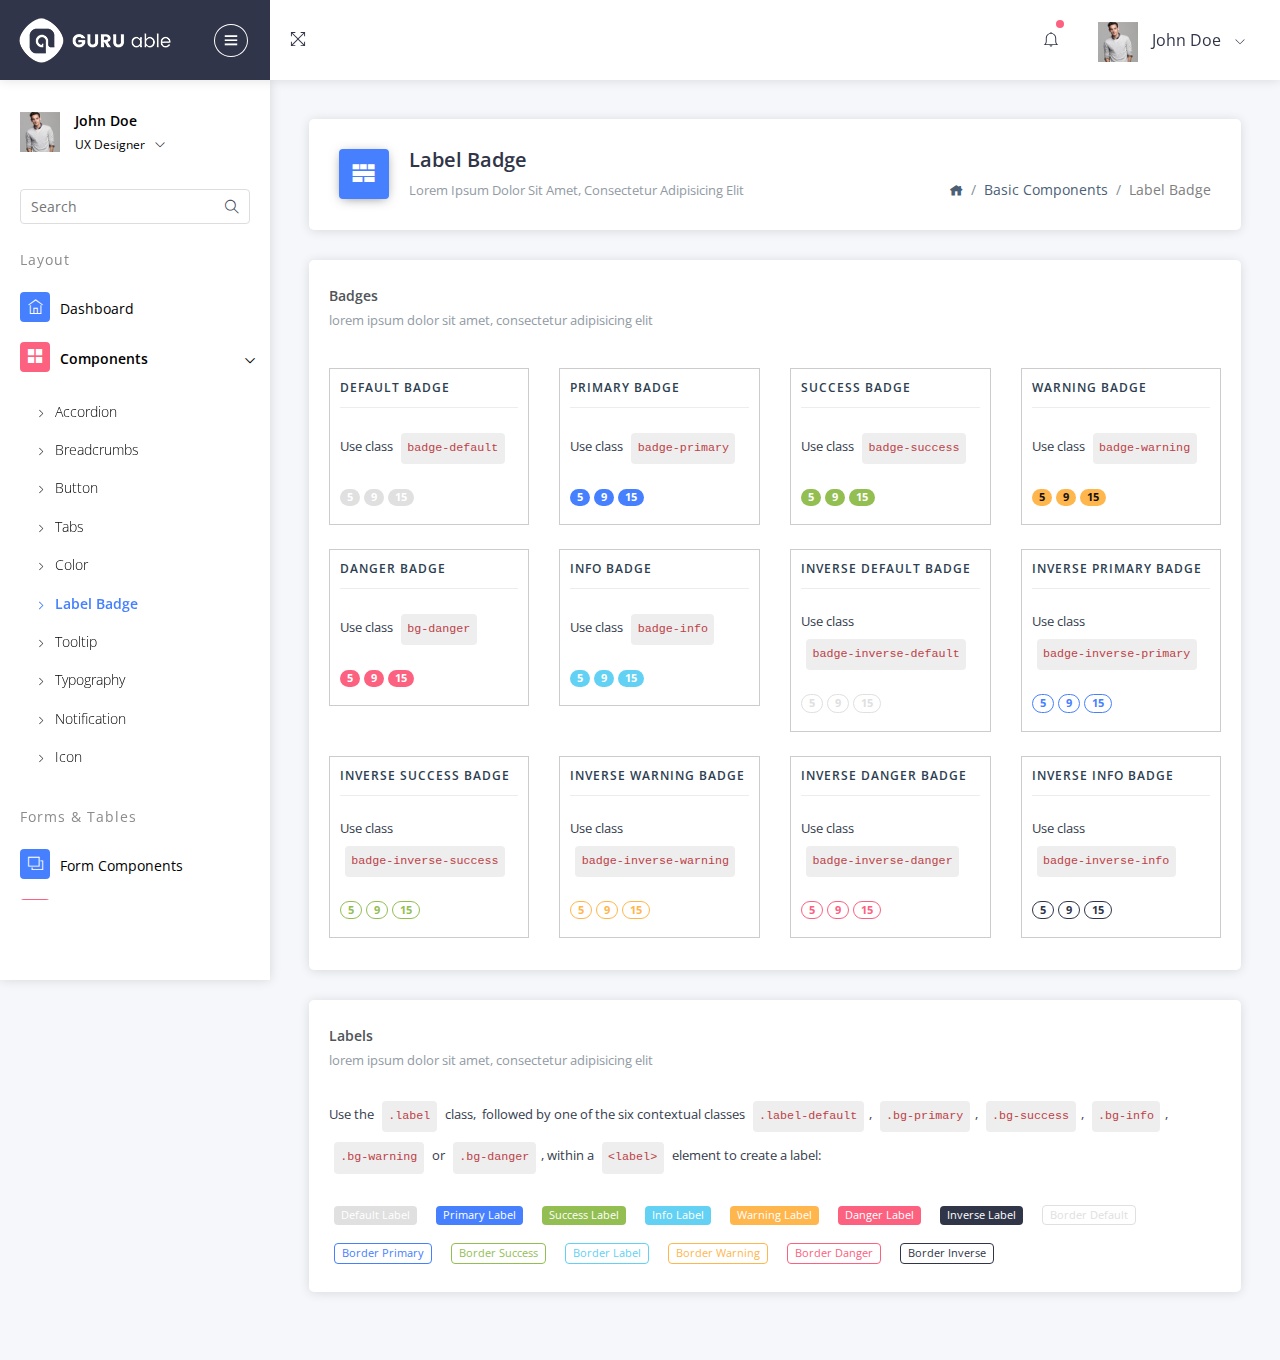
<file: label-badge.html>
<!DOCTYPE html>
<html lang="en">

<head>
    <title>GURU Able - Free Lite Admin Template </title>
    <!-- HTML5 Shim and Respond.js IE9 support of HTML5 elements and media queries -->
    <!-- WARNING: Respond.js doesn't work if you view the page via file:// -->
    <!--[if lt IE 9]>
      <script src="https://oss.maxcdn.com/libs/html5shiv/3.7.0/html5shiv.js"></script>
      <script src="https://oss.maxcdn.com/libs/respond.js/1.4.2/respond.min.js"></script>
      <![endif]-->
      <!-- Meta -->
      <meta charset="utf-8">
      <meta name="viewport" content="width=device-width, initial-scale=1.0, user-scalable=0, minimal-ui">
      <meta http-equiv="X-UA-Compatible" content="IE=edge" />
      <meta name="description" content="CodedThemes">
      <meta name="keywords" content=" Admin , Responsive, Landing, Bootstrap, App, Template, Mobile, iOS, Android, apple, creative app">
      <meta name="author" content="CodedThemes">
      <!-- Favicon icon -->
      <link rel="icon" href="assets/images/favicon.ico" type="image/x-icon">
      <!-- Google font--><link href="https://fonts.googleapis.com/css?family=Open+Sans:400,600,800" rel="stylesheet">
      <!-- Required Fremwork -->
      <link rel="stylesheet" type="text/css" href="assets/css/bootstrap/css/bootstrap.min.css">
      <!-- themify-icons line icon -->
      <link rel="stylesheet" type="text/css" href="assets/icon/themify-icons/themify-icons.css">
      <!-- ico font -->
      <link rel="stylesheet" type="text/css" href="assets/icon/icofont/css/icofont.css">
      <!-- Style.css -->
      <link rel="stylesheet" type="text/css" href="assets/css/style.css">
      <link rel="stylesheet" type="text/css" href="assets/css/jquery.mCustomScrollbar.css">
  </head>

  <body>
    <!-- Pre-loader start -->
    <div class="theme-loader">
        <div class="ball-scale">
            <div class='contain'>
                <div class="ring"><div class="frame"></div></div>
                <div class="ring"><div class="frame"></div></div>
                <div class="ring"><div class="frame"></div></div>
                <div class="ring"><div class="frame"></div></div>
                <div class="ring"><div class="frame"></div></div>
                <div class="ring"><div class="frame"></div></div>
                <div class="ring"><div class="frame"></div></div>
                <div class="ring"><div class="frame"></div></div>
                <div class="ring"><div class="frame"></div></div>
                <div class="ring"><div class="frame"></div></div>
            </div>
        </div>
    </div>
    <!-- Pre-loader end -->

    <div id="pcoded" class="pcoded">
        <div class="pcoded-overlay-box"></div>
        <div class="pcoded-container navbar-wrapper">

            <nav class="navbar header-navbar pcoded-header">
                <div class="navbar-wrapper">

                    <div class="navbar-logo">
                        <a class="mobile-menu" id="mobile-collapse" href="#!">
                            <i class="ti-menu"></i>
                        </a>
                        <a class="mobile-search morphsearch-search" href="#">
                            <i class="ti-search"></i>
                        </a>
                        <a href="index.html">
                            <img class="img-fluid" src="assets/images/logo.png" alt="Theme-Logo" />
                        </a>
                        <a class="mobile-options">
                            <i class="ti-more"></i>
                        </a>
                    </div>

                    <div class="navbar-container container-fluid">
                        <ul class="nav-left">
                            <li>
                                <div class="sidebar_toggle"><a href="javascript:void(0)"><i class="ti-menu"></i></a></div>
                            </li>
                            
                            <li>
                                <a href="#!" onclick="javascript:toggleFullScreen()">
                                    <i class="ti-fullscreen"></i>
                                </a>
                            </li>
                        </ul>
                        <ul class="nav-right">
                            <li class="header-notification">
                                <a href="#!">
                                    <i class="ti-bell"></i>
                                    <span class="badge bg-c-pink"></span>
                                </a>
                                <ul class="show-notification">
                                    <li>
                                        <h6>Notifications</h6>
                                        <label class="label label-danger">New</label>
                                    </li>
                                    <li>
                                        <div class="media">
                                            <img class="d-flex align-self-center" src="assets/images/user.png" alt="Generic placeholder image">
                                            <div class="media-body">
                                                <h5 class="notification-user">John Doe</h5>
                                                <p class="notification-msg">Lorem ipsum dolor sit amet, consectetuer elit.</p>
                                                <span class="notification-time">30 minutes ago</span>
                                            </div>
                                        </div>
                                    </li>
                                    <li>
                                        <div class="media">
                                            <img class="d-flex align-self-center" src="assets/images/user.png" alt="Generic placeholder image">
                                            <div class="media-body">
                                                <h5 class="notification-user">Joseph William</h5>
                                                <p class="notification-msg">Lorem ipsum dolor sit amet, consectetuer elit.</p>
                                                <span class="notification-time">30 minutes ago</span>
                                            </div>
                                        </div>
                                    </li>
                                    <li>
                                        <div class="media">
                                            <img class="d-flex align-self-center" src="assets/images/user.png" alt="Generic placeholder image">
                                            <div class="media-body">
                                                <h5 class="notification-user">Sara Soudein</h5>
                                                <p class="notification-msg">Lorem ipsum dolor sit amet, consectetuer elit.</p>
                                                <span class="notification-time">30 minutes ago</span>
                                            </div>
                                        </div>
                                    </li>
                                </ul>
                            </li>
                            
                            <li class="user-profile header-notification">
                                <a href="#!">
                                    <img src="assets/images/avatar-4.jpg" class="img-radius" alt="User-Profile-Image">
                                    <span>John Doe</span>
                                    <i class="ti-angle-down"></i>
                                </a>
                                <ul class="show-notification profile-notification">
                                    <li>
                                        <a href="#!">
                                            <i class="ti-settings"></i> Settings
                                        </a>
                                    </li>
                                    <li>
                                        <a href="#">
                                            <i class="ti-user"></i> Profile
                                        </a>
                                    </li>
                                    <li>
                                        <a href="#">
                                            <i class="ti-email"></i> My Messages
                                        </a>
                                    </li>
                                    <li>
                                        <a href="#">
                                            <i class="ti-lock"></i> Lock Screen
                                        </a>
                                    </li>
                                    <li>
                                        <a href="auth-normal-sign-in.html">
                                            <i class="ti-layout-sidebar-left"></i> Logout
                                        </a>
                                    </li>
                                </ul>
                            </li>
                        </ul>
                        
                    </div>
                </div>
            </nav>

            <div class="pcoded-main-container">
                <div class="pcoded-wrapper">
                    <nav class="pcoded-navbar">
                        <div class="sidebar_toggle"><a href="#"><i class="icon-close icons"></i></a></div>
                        <div class="pcoded-inner-navbar main-menu">
                            <div class="">
                                <div class="main-menu-header">
                                    <img class="img-40 img-radius" src="assets/images/avatar-4.jpg" alt="User-Profile-Image">
                                    <div class="user-details">
                                        <span>John Doe</span>
                                        <span id="more-details">UX Designer<i class="ti-angle-down"></i></span>
                                    </div>
                                </div>

                                <div class="main-menu-content">
                                    <ul>
                                        <li class="more-details">
                                            <a href="#"><i class="ti-user"></i>View Profile</a>
                                            <a href="#!"><i class="ti-settings"></i>Settings</a>
                                            <a href="auth-normal-sign-in.html"><i class="ti-layout-sidebar-left"></i>Logout</a>
                                        </li>
                                    </ul>
                                </div>
                            </div>
                            <div class="pcoded-search">
                                <span class="searchbar-toggle">  </span>
                                <div class="pcoded-search-box ">
                                    <input type="text" placeholder="Search">
                                    <span class="search-icon"><i class="ti-search" aria-hidden="true"></i></span>
                                </div>
                            </div>
                            <div class="pcoded-navigatio-lavel" data-i18n="nav.category.navigation">Layout</div>
                            <ul class="pcoded-item pcoded-left-item">
                                <li class="">
                                    <a href="index.html">
                                        <span class="pcoded-micon"><i class="ti-home"></i><b>D</b></span>
                                        <span class="pcoded-mtext" data-i18n="nav.dash.main">Dashboard</span>
                                        <span class="pcoded-mcaret"></span>
                                    </a>
                                </li>
                                <li class="pcoded-hasmenu active pcoded-trigger">
                                    <a href="javascript:void(0)">
                                        <span class="pcoded-micon"><i class="ti-layout-grid2-alt"></i></span>
                                        <span class="pcoded-mtext"  data-i18n="nav.basic-components.main">Components</span>
                                        <span class="pcoded-mcaret"></span>
                                    </a>
                                    <ul class="pcoded-submenu">
                                        <li class=" ">
                                            <a href="accordion.html">
                                                <span class="pcoded-micon"><i class="ti-angle-right"></i></span>
                                                <span class="pcoded-mtext" data-i18n="nav.basic-components.alert">Accordion</span>
                                                <span class="pcoded-mcaret"></span>
                                            </a>
                                        </li>
                                        <li class=" ">
                                            <a href="breadcrumb.html">
                                                <span class="pcoded-micon"><i class="ti-angle-right"></i></span>
                                                <span class="pcoded-mtext" data-i18n="nav.basic-components.breadcrumbs">Breadcrumbs</span>
                                                <span class="pcoded-mcaret"></span>
                                            </a>
                                        </li>
                                        <li class=" ">
                                            <a href="button.html">
                                                <span class="pcoded-micon"><i class="ti-angle-right"></i></span>
                                                <span class="pcoded-mtext" data-i18n="nav.basic-components.alert">Button</span>
                                                <span class="pcoded-mcaret"></span>
                                            </a>
                                        </li>
                                        <li class=" ">
                                            <a href="tabs.html">
                                                <span class="pcoded-micon"><i class="ti-angle-right"></i></span>
                                                <span class="pcoded-mtext" data-i18n="nav.basic-components.breadcrumbs">Tabs</span>
                                                <span class="pcoded-mcaret"></span>
                                            </a>
                                        </li>
                                        <li class=" ">
                                            <a href="color.html">
                                                <span class="pcoded-micon"><i class="ti-angle-right"></i></span>
                                                <span class="pcoded-mtext" data-i18n="nav.basic-components.alert">Color</span>
                                                <span class="pcoded-mcaret"></span>
                                            </a>
                                        </li>
                                        <li class="active">
                                            <a href="label-badge.html">
                                                <span class="pcoded-micon"><i class="ti-angle-right"></i></span>
                                                <span class="pcoded-mtext" data-i18n="nav.basic-components.breadcrumbs">Label Badge</span>
                                                <span class="pcoded-mcaret"></span>
                                            </a>
                                        </li>
                                        <li class=" ">
                                            <a href="tooltip.html">
                                                <span class="pcoded-micon"><i class="ti-angle-right"></i></span>
                                                <span class="pcoded-mtext" data-i18n="nav.basic-components.alert">Tooltip</span>
                                                <span class="pcoded-mcaret"></span>
                                            </a>
                                        </li>
                                        <li class=" ">
                                            <a href="typography.html">
                                                <span class="pcoded-micon"><i class="ti-angle-right"></i></span>
                                                <span class="pcoded-mtext" data-i18n="nav.basic-components.breadcrumbs">Typography</span>
                                                <span class="pcoded-mcaret"></span>
                                            </a>
                                        </li>
                                        <li class=" ">
                                            <a href="notification.html">
                                                <span class="pcoded-micon"><i class="ti-angle-right"></i></span>
                                                <span class="pcoded-mtext" data-i18n="nav.basic-components.alert">Notification</span>
                                                <span class="pcoded-mcaret"></span>
                                            </a>
                                        </li>
                                        <li class=" ">
                                            <a href="icon-themify.html">
                                                <span class="pcoded-micon"><i class="ti-angle-right"></i></span>
                                                <span class="pcoded-mtext" data-i18n="nav.basic-components.breadcrumbs">Icon</span>
                                                <span class="pcoded-mcaret"></span>
                                            </a>
                                        </li>

                                    </ul>
                                </li>
                            </ul>
                            <div class="pcoded-navigatio-lavel" data-i18n="nav.category.forms">Forms &amp; Tables</div>
                            <ul class="pcoded-item pcoded-left-item">
                                <li>
                                    <a href="form-elements-component.html">
                                        <span class="pcoded-micon"><i class="ti-layers"></i><b>FC</b></span>
                                        <span class="pcoded-mtext" data-i18n="nav.form-components.main">Form Components</span>
                                        <span class="pcoded-mcaret"></span>
                                    </a>
                                </li>
                                <li>
                                    <a href="bs-basic-table.html">
                                        <span class="pcoded-micon"><i class="ti-layers"></i><b>FC</b></span>
                                        <span class="pcoded-mtext" data-i18n="nav.form-components.main">Basic Table</span>
                                        <span class="pcoded-mcaret"></span>
                                    </a>
                                </li>
                                
                            </ul>

                            <div class="pcoded-navigatio-lavel" data-i18n="nav.category.forms">Chart &amp; Maps</div>
                            <ul class="pcoded-item pcoded-left-item">
                                <li>
                                    <a href="chart.html">
                                        <span class="pcoded-micon"><i class="ti-layers"></i><b>FC</b></span>
                                        <span class="pcoded-mtext" data-i18n="nav.form-components.main">Chart</span>
                                        <span class="pcoded-mcaret"></span>
                                    </a>
                                </li>
                                <li>
                                    <a href="map-google.html">
                                        <span class="pcoded-micon"><i class="ti-layers"></i><b>FC</b></span>
                                        <span class="pcoded-mtext" data-i18n="nav.form-components.main">Maps</span>
                                        <span class="pcoded-mcaret"></span>
                                    </a>
                                </li>
                                <li class="pcoded-hasmenu">
                                    <a href="javascript:void(0)">
                                        <span class="pcoded-micon"><i class="ti-layout-grid2-alt"></i></span>
                                        <span class="pcoded-mtext"  data-i18n="nav.basic-components.main">Pages</span>
                                        <span class="pcoded-mcaret"></span>
                                    </a>
                                    <ul class="pcoded-submenu">
                                        <li class=" ">
                                            <a href="auth-normal-sign-in.html">
                                                <span class="pcoded-micon"><i class="ti-angle-right"></i></span>
                                                <span class="pcoded-mtext" data-i18n="nav.basic-components.alert">Login</span>
                                                <span class="pcoded-mcaret"></span>
                                            </a>
                                        </li>
                                        <li class=" ">
                                            <a href="auth-sign-up.html">
                                                <span class="pcoded-micon"><i class="ti-angle-right"></i></span>
                                                <span class="pcoded-mtext" data-i18n="nav.basic-components.breadcrumbs">Register</span>
                                                <span class="pcoded-mcaret"></span>
                                            </a>
                                        </li>
                                        <li class=" ">
                                            <a href="sample-page.html">
                                                <span class="pcoded-micon"><i class="ti-angle-right"></i></span>
                                                <span class="pcoded-mtext" data-i18n="nav.basic-components.breadcrumbs">Sample Page</span>
                                                <span class="pcoded-mcaret"></span>
                                            </a>
                                        </li>
                                    </ul>
                                </li>
                                
                            </ul>

                            <div class="pcoded-navigatio-lavel" data-i18n="nav.category.other">Other</div>
                            <ul class="pcoded-item pcoded-left-item">
                                <li class="pcoded-hasmenu ">
                                    <a href="javascript:void(0)">
                                        <span class="pcoded-micon"><i class="ti-direction-alt"></i><b>M</b></span>
                                        <span class="pcoded-mtext" data-i18n="nav.menu-levels.main">Menu Levels</span>
                                        <span class="pcoded-mcaret"></span>
                                    </a>
                                    <ul class="pcoded-submenu">
                                        <li class="">
                                            <a href="javascript:void(0)">
                                                <span class="pcoded-micon"><i class="ti-angle-right"></i></span>
                                                <span class="pcoded-mtext" data-i18n="nav.menu-levels.menu-level-21">Menu Level 2.1</span>
                                                <span class="pcoded-mcaret"></span>
                                            </a>
                                        </li>
                                        <li class="pcoded-hasmenu ">
                                            <a href="javascript:void(0)">
                                                <span class="pcoded-micon"><i class="ti-direction-alt"></i></span>
                                                <span class="pcoded-mtext" data-i18n="nav.menu-levels.menu-level-22.main">Menu Level 2.2</span>
                                                <span class="pcoded-mcaret"></span>
                                            </a>
                                            <ul class="pcoded-submenu">
                                                <li class="">
                                                    <a href="javascript:void(0)">
                                                        <span class="pcoded-micon"><i class="ti-angle-right"></i></span>
                                                        <span class="pcoded-mtext" data-i18n="nav.menu-levels.menu-level-22.menu-level-31">Menu Level 3.1</span>
                                                        <span class="pcoded-mcaret"></span>
                                                    </a>
                                                </li>
                                            </ul>
                                        </li>
                                        <li class="">
                                            <a href="javascript:void(0)">
                                                <span class="pcoded-micon"><i class="ti-angle-right"></i></span>
                                                <span class="pcoded-mtext" data-i18n="nav.menu-levels.menu-level-23">Menu Level 2.3</span>
                                                <span class="pcoded-mcaret"></span>
                                            </a>
                                        </li>

                                    </ul>
                                </li>
                            </ul>
                        </div>
                    </nav>
                    <div class="pcoded-content">
                        <div class="pcoded-inner-content">
                            <!-- Main-body start -->
                            <div class="main-body">
                                <div class="page-wrapper">
                                    <!-- Page-header start -->
                                    <div class="page-header card">
                                        <div class="row align-items-end">
                                            <div class="col-lg-8">
                                                <div class="page-header-title">
                                                    <i class="icofont icofont-layout bg-c-blue"></i>
                                                    <div class="d-inline">
                                                        <h4>Label Badge</h4>
                                                        <span>lorem ipsum dolor sit amet, consectetur adipisicing elit</span>
                                                    </div>
                                                </div>
                                            </div>
                                            <div class="col-lg-4">
                                                <div class="page-header-breadcrumb">
                                                    <ul class="breadcrumb-title">
                                                        <li class="breadcrumb-item">
                                                            <a href="index.html">
                                                                <i class="icofont icofont-home"></i>
                                                            </a>
                                                        </li>
                                                        <li class="breadcrumb-item"><a href="#!">Basic Components</a>
                                                        </li>
                                                        <li class="breadcrumb-item"><a href="#!">Label Badge</a>
                                                        </li>
                                                    </ul>
                                                </div>
                                            </div>
                                        </div>
                                    </div>
                                    <!-- Page-header end -->
                                    
                                    <!-- Page body start -->
                                    <div class="page-body">
                                        <div class="row">
                                            <div class="col-sm-12">
                                                <!-- Badges card start -->
                                                <div class="card">
                                                    <div class="card-header">
                                                        <div class="card-header-left">
                                                            <h5>Badges</h5>
                                                            <span>lorem ipsum dolor sit amet, consectetur adipisicing elit</span>
                                                        </div>
                                                        <div class="card-header-right">                                                             <i class="icofont icofont-spinner-alt-5"></i>                                                         </div>
                                                    </div>
                                                    <div class="card-block">
                                                        <div class="row">
                                                            <div class="col-lg-4 col-xl-3 col-sm-12">
                                                                <div class="badge-box">
                                                                    <div class="sub-title">Default badge

                                                                    </div>

                                                                    <p>Use class <code>badge-default</code></p>
                                                                    <div>
                                                                        <label class="badge badge-default">5</label>
                                                                        <label class="badge badge-default">9</label>
                                                                        <label class="badge badge-default">15</label>
                                                                    </div>
                                                                </div>
                                                            </div>
                                                            <div class="col-lg-4 col-xl-3 col-sm-6">
                                                                <div class="badge-box">
                                                                    <div class="sub-title">Primary badge

                                                                    </div>

                                                                    <p>Use class <code>badge-primary</code></p>
                                                                    <label class="badge badge-primary">5</label>
                                                                    <label class="badge badge-primary">9</label>
                                                                    <label class="badge badge-primary">15</label>
                                                                </div>
                                                            </div>
                                                            <div class="col-lg-4 col-xl-3 col-sm-6">
                                                                <div class="badge-box">
                                                                    <div class="sub-title">Success badge

                                                                    </div>

                                                                    <p>Use class <code>badge-success</code></p>
                                                                    <label class="badge badge-success">5</label>
                                                                    <label class="badge badge-success">9</label>
                                                                    <label class="badge badge-success">15</label>
                                                                </div>
                                                            </div>
                                                            <div class="col-lg-4 col-xl-3 col-sm-6">
                                                                <div class="badge-box">
                                                                    <div class="sub-title">Warning badge

                                                                    </div>

                                                                    <p>
                                                                        Use class <code>badge-warning</code>
                                                                    </p>
                                                                    <label class="badge badge-warning">5</label>
                                                                    <label class="badge badge-warning">9</label>
                                                                    <label class="badge badge-warning">15</label>
                                                                </div>
                                                            </div>
                                                            <div class="col-lg-4 col-xl-3 col-sm-6">
                                                                <div class="badge-box">
                                                                    <div class="sub-title">Danger badge

                                                                    </div>

                                                                    <p>
                                                                        Use class <code>bg-danger</code>
                                                                    </p>
                                                                    <label class="badge badge-danger">5</label>
                                                                    <label class="badge badge-danger">9</label>
                                                                    <label class="badge badge-danger">15</label>
                                                                </div>
                                                            </div>
                                                            <div class="col-lg-4 col-xl-3 col-sm-6">
                                                                <div class="badge-box">
                                                                    <div class="sub-title">Info badge

                                                                    </div>

                                                                    <p>
                                                                        Use class <code>badge-info</code>
                                                                    </p>
                                                                    <label class="badge badge-info ">5</label>
                                                                    <label class="badge badge-info">9</label>
                                                                    <label class="badge badge-info">15</label>
                                                                </div>
                                                            </div>
                                                            <div class="col-lg-4 col-xl-3 col-sm-6">
                                                                <div class="badge-box">
                                                                    <div class="sub-title">inverse default badge

                                                                    </div>

                                                                    <p>
                                                                        Use class <code>badge-inverse-default</code>
                                                                    </p>
                                                                    <label class="badge badge-inverse-default">5</label>
                                                                    <label class="badge badge-inverse-default">9</label>
                                                                    <label class="badge badge-inverse-default">15</label>
                                                                </div>
                                                            </div>
                                                            <div class="col-lg-4 col-xl-3 col-sm-6">
                                                                <div class="badge-box">
                                                                    <div class="sub-title">Inverse primary badge

                                                                    </div>

                                                                    <p>
                                                                        Use class <code>badge-inverse-primary</code>
                                                                    </p>
                                                                    <label class="badge badge-inverse-primary">5</label>
                                                                    <label class="badge badge-inverse-primary">9</label>
                                                                    <label class="badge badge-inverse-primary">15</label>
                                                                </div>
                                                            </div>
                                                            <div class="col-lg-4 col-xl-3 col-sm-6">
                                                                <div class="badge-box">
                                                                    <div class="sub-title">Inverse success badge

                                                                    </div>

                                                                    <p>
                                                                        Use class <code>badge-inverse-success</code>
                                                                    </p>
                                                                    <label class="badge badge-inverse-success">5</label>
                                                                    <label class="badge badge-inverse-success">9</label>
                                                                    <label class="badge badge-inverse-success">15</label>
                                                                </div>
                                                            </div>
                                                            <div class="col-lg-4 col-xl-3 col-sm-6">
                                                                <div class="badge-box">
                                                                    <div class="sub-title">Inverse warning badge
                                                                    </div>

                                                                    <p>
                                                                        Use class <code>badge-inverse-warning</code>
                                                                    </p>
                                                                    <label class="badge badge-inverse-warning">5</label>
                                                                    <label class="badge badge-inverse-warning">9</label>
                                                                    <label class="badge badge-inverse-warning">15</label>
                                                                </div>
                                                            </div>
                                                            <div class="col-lg-4 col-xl-3 col-sm-6">
                                                                <div class="badge-box">
                                                                    <div class="sub-title">Inverse Danger badge

                                                                    </div>

                                                                    <p>
                                                                        Use class <code>badge-inverse-danger</code>
                                                                    </p>
                                                                    <label class="badge badge-inverse-danger">5</label>
                                                                    <label class="badge badge-inverse-danger">9</label>
                                                                    <label class="badge badge-inverse-danger">15</label>
                                                                </div>
                                                            </div>
                                                            <div class="col-lg-4 col-xl-3 col-sm-6">
                                                                <div class="badge-box">
                                                                    <div class="sub-title">Inverse Info badge

                                                                    </div>

                                                                    <p>
                                                                        Use class <code>badge-inverse-info</code>
                                                                    </p>
                                                                    <label class="badge badge-inverse-info">5</label>
                                                                    <label class="badge badge-inverse-info">9</label>
                                                                    <label class="badge badge-inverse-info">15</label>
                                                                </div>
                                                            </div>
                                                        </div>
                                                    </div>
                                                </div>
                                                <!-- Badges card end -->
                                            </div>
                                        </div>
                                        <div class="row">
                                            <div class="col-sm-12">
                                                <!-- Label card start -->
                                                <div class="card">
                                                    <div class="card-header">
                                                        <div class="card-header-left">
                                                            <h5>Labels</h5>
                                                            <span>lorem ipsum dolor sit amet, consectetur adipisicing elit</span>
                                                        </div>
                                                        <div class="card-header-right">                                                             <i class="icofont icofont-spinner-alt-5"></i>                                                         </div>
                                                    </div>
                                                    <div class="card-block">
                                                        <!-- labels -->
                                                        <div class="row">
                                                            <div class="col-md-12">
                                                                <p>Use the <code>.label</code> class,&nbsp; followed by one of the six contextual classes <code>.label-default</code>, <code>.bg-primary</code>, <code>.bg-success</code>,
                                                                    <code>.bg-info</code>, <code>.bg-warning</code> or <code>.bg-danger</code>, within a <code>&lt;label&gt;</code> element to create a label:
                                                                </p>
                                                                <div class="label-main">
                                                                    <label class="label label-default">Default Label</label>
                                                                </div>
                                                                <div class="label-main">
                                                                    <label class="label label-primary">Primary Label</label>
                                                                </div>
                                                                <div class="label-main">
                                                                    <label class="label label-success">Success Label</label>
                                                                </div>
                                                                <div class="label-main">
                                                                    <label class="label label-info">Info Label</label>
                                                                </div>
                                                                <div class="label-main">
                                                                    <label class="label label-warning">Warning Label</label>
                                                                </div>
                                                                <div class="label-main">
                                                                    <label class="label label-danger">Danger Label</label>
                                                                </div>
                                                                <div class="label-main">
                                                                    <label class="label label-inverse">Inverse Label</label>
                                                                </div>
                                                                <div class="label-main">
                                                                    <label class="label label-inverse-default">Border Default</label>
                                                                </div>
                                                                <div class="label-main">
                                                                    <label class="label label-inverse-primary">Border Primary</label>
                                                                </div>
                                                                <div class="label-main">
                                                                    <label class="label label-inverse-success">Border Success</label>
                                                                </div>
                                                                <div class="label-main">
                                                                    <label class="label label-inverse-info">Border Label</label>
                                                                </div>
                                                                <div class="label-main">
                                                                    <label class="label label-inverse-warning">Border Warning</label>
                                                                </div>
                                                                <div class="label-main">
                                                                    <label class="label label-inverse-danger">Border Danger</label>
                                                                </div>
                                                                <div class="label-main">
                                                                    <label class="label label-inverse-info-border">Border Inverse</label>
                                                                </div>
                                                            </div>
                                                        </div>
                                                    </div>
                                                </div>
                                                <!-- Label card end -->
                                            </div>
                                        </div> 
                                </div>
                                <!-- Page body end -->
                            </div>
                        </div>
                        <!-- Main-body end -->
                    </div>
                </div>
            </div>
        </div>
    </div>
</div>
<div class="fixed-button">
	<a href="https://codedthemes.com/item/guru-able-admin-template/" target="_blank" class="btn btn-md btn-primary">
	  <i class="fa fa-shopping-cart" aria-hidden="true"></i> Upgrade To Pro
	</a>
</div>


<!-- Warning Section Starts -->
<!-- Older IE warning message -->
    <!--[if lt IE 9]>
<div class="ie-warning">
    <h1>Warning!!</h1>
    <p>You are using an outdated version of Internet Explorer, please upgrade <br/>to any of the following web browsers to access this website.</p>
    <div class="iew-container">
        <ul class="iew-download">
            <li>
                <a href="http://www.google.com/chrome/">
                    <img src="assets/images/browser/chrome.png" alt="Chrome">
                    <div>Chrome</div>
                </a>
            </li>
            <li>
                <a href="https://www.mozilla.org/en-US/firefox/new/">
                    <img src="assets/images/browser/firefox.png" alt="Firefox">
                    <div>Firefox</div>
                </a>
            </li>
            <li>
                <a href="http://www.opera.com">
                    <img src="assets/images/browser/opera.png" alt="Opera">
                    <div>Opera</div>
                </a>
            </li>
            <li>
                <a href="https://www.apple.com/safari/">
                    <img src="assets/images/browser/safari.png" alt="Safari">
                    <div>Safari</div>
                </a>
            </li>
            <li>
                <a href="http://windows.microsoft.com/en-us/internet-explorer/download-ie">
                    <img src="assets/images/browser/ie.png" alt="">
                    <div>IE (9 & above)</div>
                </a>
            </li>
        </ul>
    </div>
    <p>Sorry for the inconvenience!</p>
</div>
<![endif]-->
<!-- Warning Section Ends -->
<!-- Required Jquery -->
<script type="text/javascript" src="assets/js/jquery/jquery.min.js"></script>
<script type="text/javascript" src="assets/js/jquery-ui/jquery-ui.min.js"></script>
<script type="text/javascript" src="assets/js/popper.js/popper.min.js"></script>
<script type="text/javascript" src="assets/js/bootstrap/js/bootstrap.min.js"></script>
<!-- jquery slimscroll js -->
<script type="text/javascript" src="assets/js/jquery-slimscroll/jquery.slimscroll.js"></script>
<!-- modernizr js -->
<script type="text/javascript" src="assets/js/modernizr/modernizr.js"></script>
<script type="text/javascript" src="assets/js/modernizr/css-scrollbars.js"></script>
<!-- classie js -->
<script type="text/javascript" src="assets/js/classie/classie.js"></script>
<script type="text/javascript" src="assets/js/script.js"></script>
<script src="assets/js/pcoded.min.js"></script>
<script src="assets/js/demo-12.js"></script>
<script src="assets/js/jquery.mCustomScrollbar.concat.min.js"></script>

<!-- Custom js -->
<script>
    $(document).ready(function() {
        $('[data-toggle="popover"]').popover({
            html: true,
            content: function() {
                return $('#primary-popover-content').html();
            }
        });
    });

</script>
</body>

</html>
</file>
<file: assets/icon/themify-icons/themify-icons.css>
@font-face {
	font-family: 'themify';
	src:url('fonts/themify.eot?-fvbane');
	src:url('fonts/themify.eot?#iefix-fvbane') format('embedded-opentype'),
		url('fonts/themify.woff?-fvbane') format('woff'),
		url('fonts/themify.ttf?-fvbane') format('truetype'),
		url('fonts/themify.svg?-fvbane#themify') format('svg');
	font-weight: normal;
	font-style: normal;
}

[class^="ti-"], [class*=" ti-"] {
	font-family: 'themify';
	speak: none;
	font-style: normal;
	font-weight: normal;
	font-variant: normal;
	text-transform: none;
	line-height: 1;

	/* Better Font Rendering =========== */
	-webkit-font-smoothing: antialiased;
	-moz-osx-font-smoothing: grayscale;
}

.ti-wand:before {
	content: "\e600";
}
.ti-volume:before {
	content: "\e601";
}
.ti-user:before {
	content: "\e602";
}
.ti-unlock:before {
	content: "\e603";
}
.ti-unlink:before {
	content: "\e604";
}
.ti-trash:before {
	content: "\e605";
}
.ti-thought:before {
	content: "\e606";
}
.ti-target:before {
	content: "\e607";
}
.ti-tag:before {
	content: "\e608";
}
.ti-tablet:before {
	content: "\e609";
}
.ti-star:before {
	content: "\e60a";
}
.ti-spray:before {
	content: "\e60b";
}
.ti-signal:before {
	content: "\e60c";
}
.ti-shopping-cart:before {
	content: "\e60d";
}
.ti-shopping-cart-full:before {
	content: "\e60e";
}
.ti-settings:before {
	content: "\e60f";
}
.ti-search:before {
	content: "\e610";
}
.ti-zoom-in:before {
	content: "\e611";
}
.ti-zoom-out:before {
	content: "\e612";
}
.ti-cut:before {
	content: "\e613";
}
.ti-ruler:before {
	content: "\e614";
}
.ti-ruler-pencil:before {
	content: "\e615";
}
.ti-ruler-alt:before {
	content: "\e616";
}
.ti-bookmark:before {
	content: "\e617";
}
.ti-bookmark-alt:before {
	content: "\e618";
}
.ti-reload:before {
	content: "\e619";
}
.ti-plus:before {
	content: "\e61a";
}
.ti-pin:before {
	content: "\e61b";
}
.ti-pencil:before {
	content: "\e61c";
}
.ti-pencil-alt:before {
	content: "\e61d";
}
.ti-paint-roller:before {
	content: "\e61e";
}
.ti-paint-bucket:before {
	content: "\e61f";
}
.ti-na:before {
	content: "\e620";
}
.ti-mobile:before {
	content: "\e621";
}
.ti-minus:before {
	content: "\e622";
}
.ti-medall:before {
	content: "\e623";
}
.ti-medall-alt:before {
	content: "\e624";
}
.ti-marker:before {
	content: "\e625";
}
.ti-marker-alt:before {
	content: "\e626";
}
.ti-arrow-up:before {
	content: "\e627";
}
.ti-arrow-right:before {
	content: "\e628";
}
.ti-arrow-left:before {
	content: "\e629";
}
.ti-arrow-down:before {
	content: "\e62a";
}
.ti-lock:before {
	content: "\e62b";
}
.ti-location-arrow:before {
	content: "\e62c";
}
.ti-link:before {
	content: "\e62d";
}
.ti-layout:before {
	content: "\e62e";
}
.ti-layers:before {
	content: "\e62f";
}
.ti-layers-alt:before {
	content: "\e630";
}
.ti-key:before {
	content: "\e631";
}
.ti-import:before {
	content: "\e632";
}
.ti-image:before {
	content: "\e633";
}
.ti-heart:before {
	content: "\e634";
}
.ti-heart-broken:before {
	content: "\e635";
}
.ti-hand-stop:before {
	content: "\e636";
}
.ti-hand-open:before {
	content: "\e637";
}
.ti-hand-drag:before {
	content: "\e638";
}
.ti-folder:before {
	content: "\e639";
}
.ti-flag:before {
	content: "\e63a";
}
.ti-flag-alt:before {
	content: "\e63b";
}
.ti-flag-alt-2:before {
	content: "\e63c";
}
.ti-eye:before {
	content: "\e63d";
}
.ti-export:before {
	content: "\e63e";
}
.ti-exchange-vertical:before {
	content: "\e63f";
}
.ti-desktop:before {
	content: "\e640";
}
.ti-cup:before {
	content: "\e641";
}
.ti-crown:before {
	content: "\e642";
}
.ti-comments:before {
	content: "\e643";
}
.ti-comment:before {
	content: "\e644";
}
.ti-comment-alt:before {
	content: "\e645";
}
.ti-close:before {
	content: "\e646";
}
.ti-clip:before {
	content: "\e647";
}
.ti-angle-up:before {
	content: "\e648";
}
.ti-angle-right:before {
	content: "\e649";
}
.ti-angle-left:before {
	content: "\e64a";
}
.ti-angle-down:before {
	content: "\e64b";
}
.ti-check:before {
	content: "\e64c";
}
.ti-check-box:before {
	content: "\e64d";
}
.ti-camera:before {
	content: "\e64e";
}
.ti-announcement:before {
	content: "\e64f";
}
.ti-brush:before {
	content: "\e650";
}
.ti-briefcase:before {
	content: "\e651";
}
.ti-bolt:before {
	content: "\e652";
}
.ti-bolt-alt:before {
	content: "\e653";
}
.ti-blackboard:before {
	content: "\e654";
}
.ti-bag:before {
	content: "\e655";
}
.ti-move:before {
	content: "\e656";
}
.ti-arrows-vertical:before {
	content: "\e657";
}
.ti-arrows-horizontal:before {
	content: "\e658";
}
.ti-fullscreen:before {
	content: "\e659";
}
.ti-arrow-top-right:before {
	content: "\e65a";
}
.ti-arrow-top-left:before {
	content: "\e65b";
}
.ti-arrow-circle-up:before {
	content: "\e65c";
}
.ti-arrow-circle-right:before {
	content: "\e65d";
}
.ti-arrow-circle-left:before {
	content: "\e65e";
}
.ti-arrow-circle-down:before {
	content: "\e65f";
}
.ti-angle-double-up:before {
	content: "\e660";
}
.ti-angle-double-right:before {
	content: "\e661";
}
.ti-angle-double-left:before {
	content: "\e662";
}
.ti-angle-double-down:before {
	content: "\e663";
}
.ti-zip:before {
	content: "\e664";
}
.ti-world:before {
	content: "\e665";
}
.ti-wheelchair:before {
	content: "\e666";
}
.ti-view-list:before {
	content: "\e667";
}
.ti-view-list-alt:before {
	content: "\e668";
}
.ti-view-grid:before {
	content: "\e669";
}
.ti-uppercase:before {
	content: "\e66a";
}
.ti-upload:before {
	content: "\e66b";
}
.ti-underline:before {
	content: "\e66c";
}
.ti-truck:before {
	content: "\e66d";
}
.ti-timer:before {
	content: "\e66e";
}
.ti-ticket:before {
	content: "\e66f";
}
.ti-thumb-up:before {
	content: "\e670";
}
.ti-thumb-down:before {
	content: "\e671";
}
.ti-text:before {
	content: "\e672";
}
.ti-stats-up:before {
	content: "\e673";
}
.ti-stats-down:before {
	content: "\e674";
}
.ti-split-v:before {
	content: "\e675";
}
.ti-split-h:before {
	content: "\e676";
}
.ti-smallcap:before {
	content: "\e677";
}
.ti-shine:before {
	content: "\e678";
}
.ti-shift-right:before {
	content: "\e679";
}
.ti-shift-left:before {
	content: "\e67a";
}
.ti-shield:before {
	content: "\e67b";
}
.ti-notepad:before {
	content: "\e67c";
}
.ti-server:before {
	content: "\e67d";
}
.ti-quote-right:before {
	content: "\e67e";
}
.ti-quote-left:before {
	content: "\e67f";
}
.ti-pulse:before {
	content: "\e680";
}
.ti-printer:before {
	content: "\e681";
}
.ti-power-off:before {
	content: "\e682";
}
.ti-plug:before {
	content: "\e683";
}
.ti-pie-chart:before {
	content: "\e684";
}
.ti-paragraph:before {
	content: "\e685";
}
.ti-panel:before {
	content: "\e686";
}
.ti-package:before {
	content: "\e687";
}
.ti-music:before {
	content: "\e688";
}
.ti-music-alt:before {
	content: "\e689";
}
.ti-mouse:before {
	content: "\e68a";
}
.ti-mouse-alt:before {
	content: "\e68b";
}
.ti-money:before {
	content: "\e68c";
}
.ti-microphone:before {
	content: "\e68d";
}
.ti-menu:before {
	content: "\e68e";
}
.ti-menu-alt:before {
	content: "\e68f";
}
.ti-map:before {
	content: "\e690";
}
.ti-map-alt:before {
	content: "\e691";
}
.ti-loop:before {
	content: "\e692";
}
.ti-location-pin:before {
	content: "\e693";
}
.ti-list:before {
	content: "\e694";
}
.ti-light-bulb:before {
	content: "\e695";
}
.ti-Italic:before {
	content: "\e696";
}
.ti-info:before {
	content: "\e697";
}
.ti-infinite:before {
	content: "\e698";
}
.ti-id-badge:before {
	content: "\e699";
}
.ti-hummer:before {
	content: "\e69a";
}
.ti-home:before {
	content: "\e69b";
}
.ti-help:before {
	content: "\e69c";
}
.ti-headphone:before {
	content: "\e69d";
}
.ti-harddrives:before {
	content: "\e69e";
}
.ti-harddrive:before {
	content: "\e69f";
}
.ti-gift:before {
	content: "\e6a0";
}
.ti-game:before {
	content: "\e6a1";
}
.ti-filter:before {
	content: "\e6a2";
}
.ti-files:before {
	content: "\e6a3";
}
.ti-file:before {
	content: "\e6a4";
}
.ti-eraser:before {
	content: "\e6a5";
}
.ti-envelope:before {
	content: "\e6a6";
}
.ti-download:before {
	content: "\e6a7";
}
.ti-direction:before {
	content: "\e6a8";
}
.ti-direction-alt:before {
	content: "\e6a9";
}
.ti-dashboard:before {
	content: "\e6aa";
}
.ti-control-stop:before {
	content: "\e6ab";
}
.ti-control-shuffle:before {
	content: "\e6ac";
}
.ti-control-play:before {
	content: "\e6ad";
}
.ti-control-pause:before {
	content: "\e6ae";
}
.ti-control-forward:before {
	content: "\e6af";
}
.ti-control-backward:before {
	content: "\e6b0";
}
.ti-cloud:before {
	content: "\e6b1";
}
.ti-cloud-up:before {
	content: "\e6b2";
}
.ti-cloud-down:before {
	content: "\e6b3";
}
.ti-clipboard:before {
	content: "\e6b4";
}
.ti-car:before {
	content: "\e6b5";
}
.ti-calendar:before {
	content: "\e6b6";
}
.ti-book:before {
	content: "\e6b7";
}
.ti-bell:before {
	content: "\e6b8";
}
.ti-basketball:before {
	content: "\e6b9";
}
.ti-bar-chart:before {
	content: "\e6ba";
}
.ti-bar-chart-alt:before {
	content: "\e6bb";
}
.ti-back-right:before {
	content: "\e6bc";
}
.ti-back-left:before {
	content: "\e6bd";
}
.ti-arrows-corner:before {
	content: "\e6be";
}
.ti-archive:before {
	content: "\e6bf";
}
.ti-anchor:before {
	content: "\e6c0";
}
.ti-align-right:before {
	content: "\e6c1";
}
.ti-align-left:before {
	content: "\e6c2";
}
.ti-align-justify:before {
	content: "\e6c3";
}
.ti-align-center:before {
	content: "\e6c4";
}
.ti-alert:before {
	content: "\e6c5";
}
.ti-alarm-clock:before {
	content: "\e6c6";
}
.ti-agenda:before {
	content: "\e6c7";
}
.ti-write:before {
	content: "\e6c8";
}
.ti-window:before {
	content: "\e6c9";
}
.ti-widgetized:before {
	content: "\e6ca";
}
.ti-widget:before {
	content: "\e6cb";
}
.ti-widget-alt:before {
	content: "\e6cc";
}
.ti-wallet:before {
	content: "\e6cd";
}
.ti-video-clapper:before {
	content: "\e6ce";
}
.ti-video-camera:before {
	content: "\e6cf";
}
.ti-vector:before {
	content: "\e6d0";
}
.ti-themify-logo:before {
	content: "\e6d1";
}
.ti-themify-favicon:before {
	content: "\e6d2";
}
.ti-themify-favicon-alt:before {
	content: "\e6d3";
}
.ti-support:before {
	content: "\e6d4";
}
.ti-stamp:before {
	content: "\e6d5";
}
.ti-split-v-alt:before {
	content: "\e6d6";
}
.ti-slice:before {
	content: "\e6d7";
}
.ti-shortcode:before {
	content: "\e6d8";
}
.ti-shift-right-alt:before {
	content: "\e6d9";
}
.ti-shift-left-alt:before {
	content: "\e6da";
}
.ti-ruler-alt-2:before {
	content: "\e6db";
}
.ti-receipt:before {
	content: "\e6dc";
}
.ti-pin2:before {
	content: "\e6dd";
}
.ti-pin-alt:before {
	content: "\e6de";
}
.ti-pencil-alt2:before {
	content: "\e6df";
}
.ti-palette:before {
	content: "\e6e0";
}
.ti-more:before {
	content: "\e6e1";
}
.ti-more-alt:before {
	content: "\e6e2";
}
.ti-microphone-alt:before {
	content: "\e6e3";
}
.ti-magnet:before {
	content: "\e6e4";
}
.ti-line-double:before {
	content: "\e6e5";
}
.ti-line-dotted:before {
	content: "\e6e6";
}
.ti-line-dashed:before {
	content: "\e6e7";
}
.ti-layout-width-full:before {
	content: "\e6e8";
}
.ti-layout-width-default:before {
	content: "\e6e9";
}
.ti-layout-width-default-alt:before {
	content: "\e6ea";
}
.ti-layout-tab:before {
	content: "\e6eb";
}
.ti-layout-tab-window:before {
	content: "\e6ec";
}
.ti-layout-tab-v:before {
	content: "\e6ed";
}
.ti-layout-tab-min:before {
	content: "\e6ee";
}
.ti-layout-slider:before {
	content: "\e6ef";
}
.ti-layout-slider-alt:before {
	content: "\e6f0";
}
.ti-layout-sidebar-right:before {
	content: "\e6f1";
}
.ti-layout-sidebar-none:before {
	content: "\e6f2";
}
.ti-layout-sidebar-left:before {
	content: "\e6f3";
}
.ti-layout-placeholder:before {
	content: "\e6f4";
}
.ti-layout-menu:before {
	content: "\e6f5";
}
.ti-layout-menu-v:before {
	content: "\e6f6";
}
.ti-layout-menu-separated:before {
	content: "\e6f7";
}
.ti-layout-menu-full:before {
	content: "\e6f8";
}
.ti-layout-media-right-alt:before {
	content: "\e6f9";
}
.ti-layout-media-right:before {
	content: "\e6fa";
}
.ti-layout-media-overlay:before {
	content: "\e6fb";
}
.ti-layout-media-overlay-alt:before {
	content: "\e6fc";
}
.ti-layout-media-overlay-alt-2:before {
	content: "\e6fd";
}
.ti-layout-media-left-alt:before {
	content: "\e6fe";
}
.ti-layout-media-left:before {
	content: "\e6ff";
}
.ti-layout-media-center-alt:before {
	content: "\e700";
}
.ti-layout-media-center:before {
	content: "\e701";
}
.ti-layout-list-thumb:before {
	content: "\e702";
}
.ti-layout-list-thumb-alt:before {
	content: "\e703";
}
.ti-layout-list-post:before {
	content: "\e704";
}
.ti-layout-list-large-image:before {
	content: "\e705";
}
.ti-layout-line-solid:before {
	content: "\e706";
}
.ti-layout-grid4:before {
	content: "\e707";
}
.ti-layout-grid3:before {
	content: "\e708";
}
.ti-layout-grid2:before {
	content: "\e709";
}
.ti-layout-grid2-thumb:before {
	content: "\e70a";
}
.ti-layout-cta-right:before {
	content: "\e70b";
}
.ti-layout-cta-left:before {
	content: "\e70c";
}
.ti-layout-cta-center:before {
	content: "\e70d";
}
.ti-layout-cta-btn-right:before {
	content: "\e70e";
}
.ti-layout-cta-btn-left:before {
	content: "\e70f";
}
.ti-layout-column4:before {
	content: "\e710";
}
.ti-layout-column3:before {
	content: "\e711";
}
.ti-layout-column2:before {
	content: "\e712";
}
.ti-layout-accordion-separated:before {
	content: "\e713";
}
.ti-layout-accordion-merged:before {
	content: "\e714";
}
.ti-layout-accordion-list:before {
	content: "\e715";
}
.ti-ink-pen:before {
	content: "\e716";
}
.ti-info-alt:before {
	content: "\e717";
}
.ti-help-alt:before {
	content: "\e718";
}
.ti-headphone-alt:before {
	content: "\e719";
}
.ti-hand-point-up:before {
	content: "\e71a";
}
.ti-hand-point-right:before {
	content: "\e71b";
}
.ti-hand-point-left:before {
	content: "\e71c";
}
.ti-hand-point-down:before {
	content: "\e71d";
}
.ti-gallery:before {
	content: "\e71e";
}
.ti-face-smile:before {
	content: "\e71f";
}
.ti-face-sad:before {
	content: "\e720";
}
.ti-credit-card:before {
	content: "\e721";
}
.ti-control-skip-forward:before {
	content: "\e722";
}
.ti-control-skip-backward:before {
	content: "\e723";
}
.ti-control-record:before {
	content: "\e724";
}
.ti-control-eject:before {
	content: "\e725";
}
.ti-comments-smiley:before {
	content: "\e726";
}
.ti-brush-alt:before {
	content: "\e727";
}
.ti-youtube:before {
	content: "\e728";
}
.ti-vimeo:before {
	content: "\e729";
}
.ti-twitter:before {
	content: "\e72a";
}
.ti-time:before {
	content: "\e72b";
}
.ti-tumblr:before {
	content: "\e72c";
}
.ti-skype:before {
	content: "\e72d";
}
.ti-share:before {
	content: "\e72e";
}
.ti-share-alt:before {
	content: "\e72f";
}
.ti-rocket:before {
	content: "\e730";
}
.ti-pinterest:before {
	content: "\e731";
}
.ti-new-window:before {
	content: "\e732";
}
.ti-microsoft:before {
	content: "\e733";
}
.ti-list-ol:before {
	content: "\e734";
}
.ti-linkedin:before {
	content: "\e735";
}
.ti-layout-sidebar-2:before {
	content: "\e736";
}
.ti-layout-grid4-alt:before {
	content: "\e737";
}
.ti-layout-grid3-alt:before {
	content: "\e738";
}
.ti-layout-grid2-alt:before {
	content: "\e739";
}
.ti-layout-column4-alt:before {
	content: "\e73a";
}
.ti-layout-column3-alt:before {
	content: "\e73b";
}
.ti-layout-column2-alt:before {
	content: "\e73c";
}
.ti-instagram:before {
	content: "\e73d";
}
.ti-google:before {
	content: "\e73e";
}
.ti-github:before {
	content: "\e73f";
}
.ti-flickr:before {
	content: "\e740";
}
.ti-facebook:before {
	content: "\e741";
}
.ti-dropbox:before {
	content: "\e742";
}
.ti-dribbble:before {
	content: "\e743";
}
.ti-apple:before {
	content: "\e744";
}
.ti-android:before {
	content: "\e745";
}
.ti-save:before {
	content: "\e746";
}
.ti-save-alt:before {
	content: "\e747";
}
.ti-yahoo:before {
	content: "\e748";
}
.ti-wordpress:before {
	content: "\e749";
}
.ti-vimeo-alt:before {
	content: "\e74a";
}
.ti-twitter-alt:before {
	content: "\e74b";
}
.ti-tumblr-alt:before {
	content: "\e74c";
}
.ti-trello:before {
	content: "\e74d";
}
.ti-stack-overflow:before {
	content: "\e74e";
}
.ti-soundcloud:before {
	content: "\e74f";
}
.ti-sharethis:before {
	content: "\e750";
}
.ti-sharethis-alt:before {
	content: "\e751";
}
.ti-reddit:before {
	content: "\e752";
}
.ti-pinterest-alt:before {
	content: "\e753";
}
.ti-microsoft-alt:before {
	content: "\e754";
}
.ti-linux:before {
	content: "\e755";
}
.ti-jsfiddle:before {
	content: "\e756";
}
.ti-joomla:before {
	content: "\e757";
}
.ti-html5:before {
	content: "\e758";
}
.ti-flickr-alt:before {
	content: "\e759";
}
.ti-email:before {
	content: "\e75a";
}
.ti-drupal:before {
	content: "\e75b";
}
.ti-dropbox-alt:before {
	content: "\e75c";
}
.ti-css3:before {
	content: "\e75d";
}
.ti-rss:before {
	content: "\e75e";
}
.ti-rss-alt:before {
	content: "\e75f";
}
</file>
